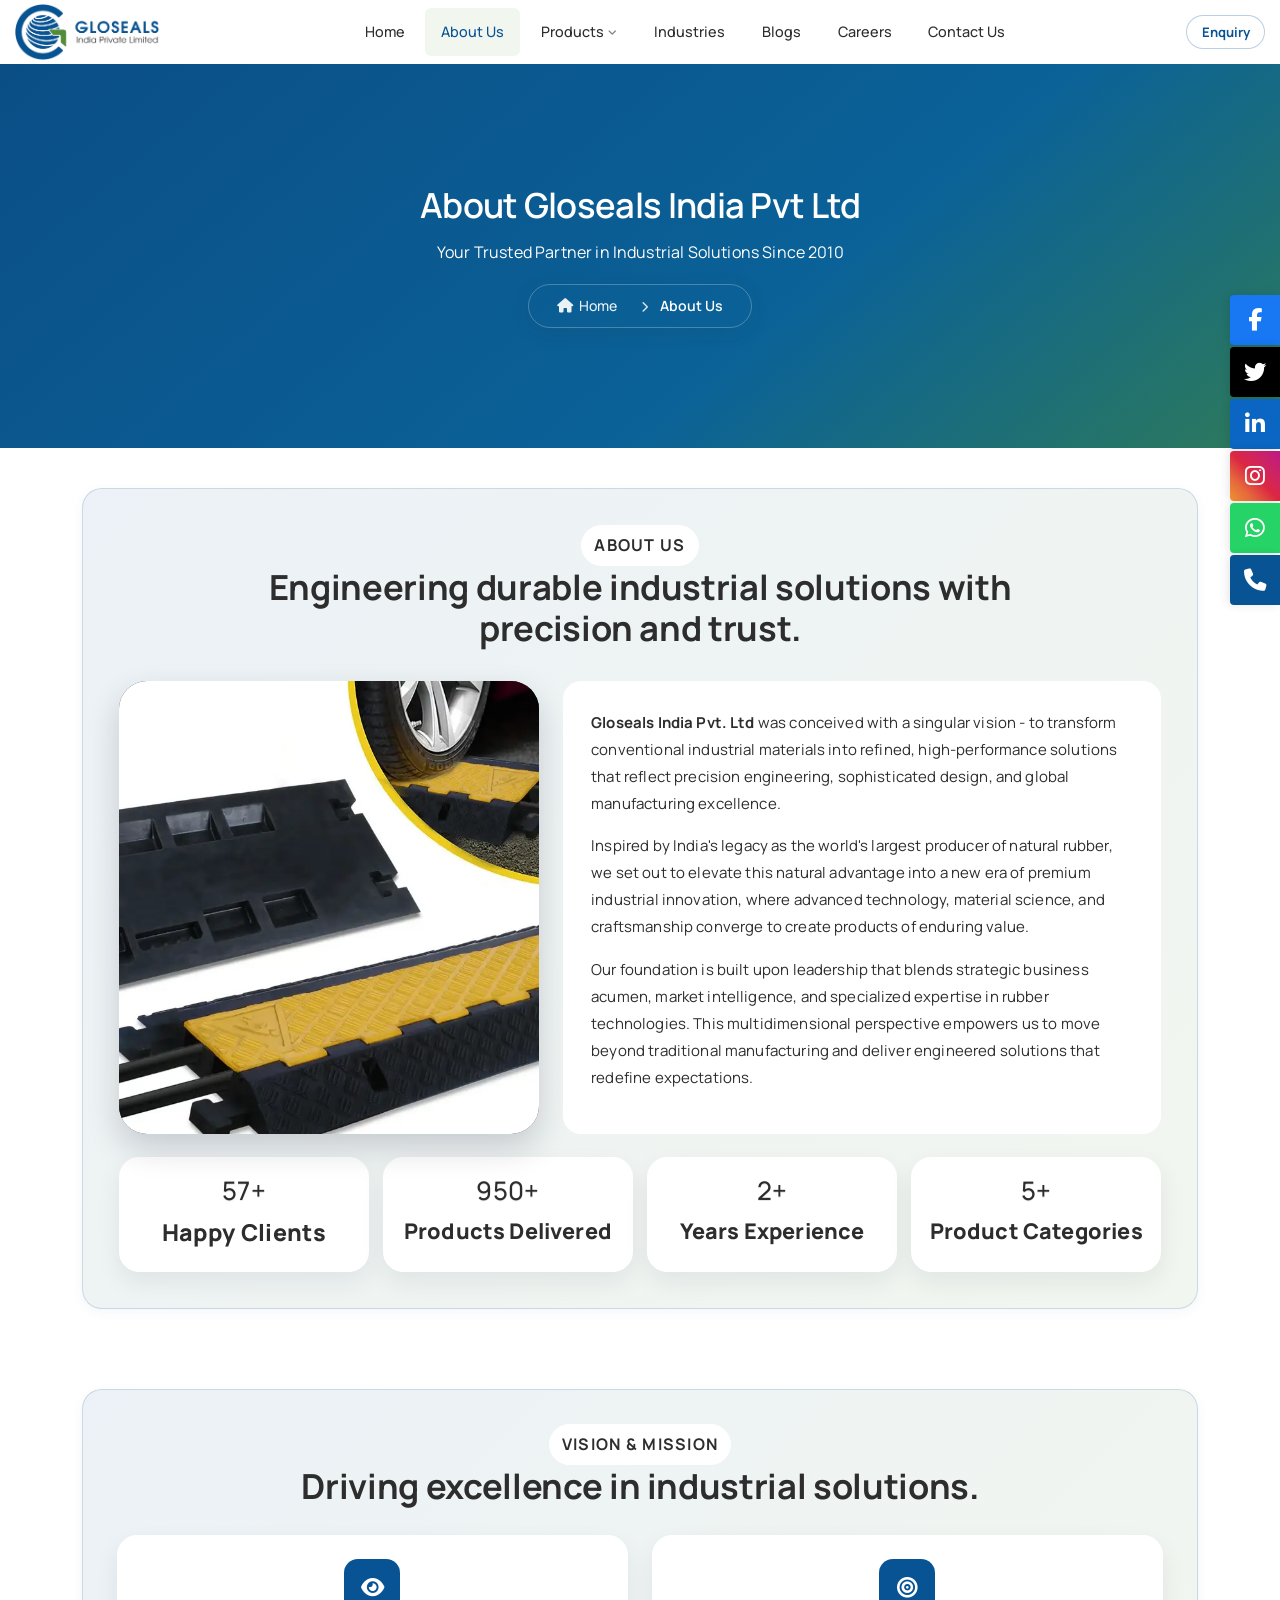
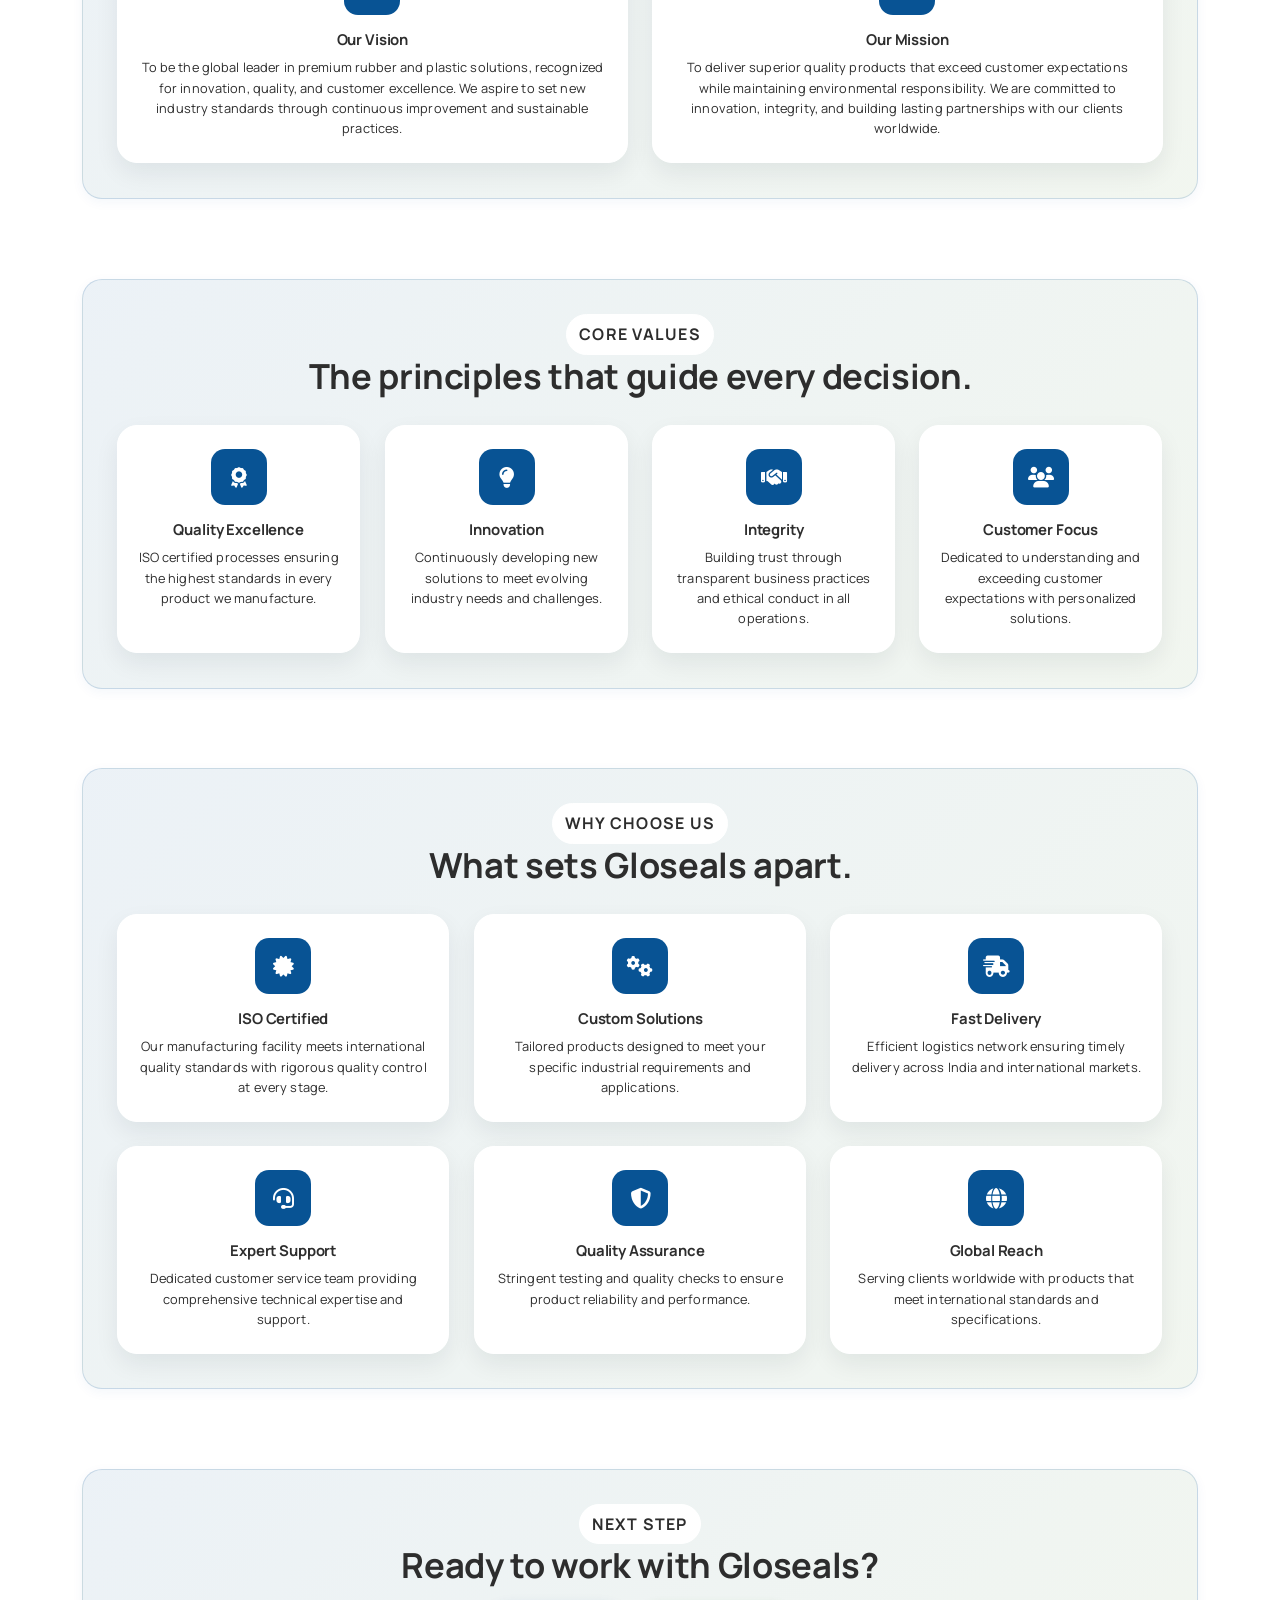
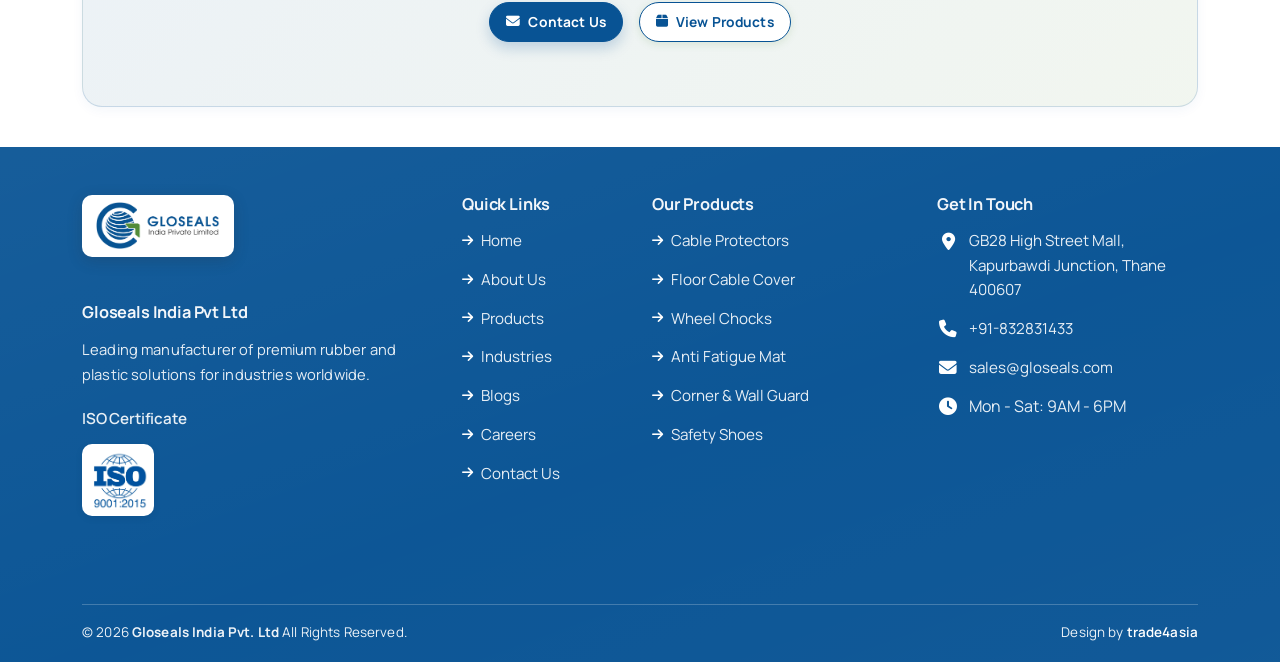
<file: gloseals/about.html>
<!DOCTYPE html>
<html lang="en">

<head>
    <meta charset="UTF-8">
    <meta name="viewport" content="width=device-width, initial-scale=1.0">
    <meta http-equiv="Content-Type" content="text/html; charset=utf-8">
    <title>About Us - Gloseals India Pvt Ltd | Premium Rubber & Plastic Solutions</title>
    <meta name="description"
        content="Learn about Gloseals India Pvt Ltd - ISO certified manufacturer of premium rubber and plastic products. Discover our vision, mission, and commitment to excellence.">
    <meta name="keywords"
        content="about gloseals, rubber manufacturer, plastic products, ISO certified, industrial solutions">

    <!-- Favicon -->
    <link rel="icon" type="image/png" sizes="32x32" href="assets/img/logo/gloseals_logo.webp">
    <link rel="icon" type="image/png" sizes="16x16" href="assets/img/logo/gloseals_logo.webp">
    <link rel="apple-touch-icon" sizes="180x180" href="assets/img/logo/gloseals_logo.webp">

    <!-- Preconnect for Performance -->
    <link rel="preconnect" href="https://fonts.googleapis.com">
    <link rel="preconnect" href="https://fonts.gstatic.com" crossorigin>
    <link rel="dns-prefetch" href="https://cdn.jsdelivr.net">
    <link rel="dns-prefetch" href="https://cdnjs.cloudflare.com">

    <!-- Premium Google Fonts -->
    <link href="https://fonts.googleapis.com/css2?family=Manrope:wght@400;500;600;700;800;900&display=swap"
        rel="stylesheet">

    <!-- Bootstrap CSS -->
    <link href="https://cdn.jsdelivr.net/npm/bootstrap@5.3.0/dist/css/bootstrap.min.css" rel="stylesheet">

    <!-- Font Awesome -->
    <link rel="stylesheet" href="https://cdnjs.cloudflare.com/ajax/libs/font-awesome/6.4.0/css/all.min.css">
    <link rel="stylesheet" href="https://unpkg.com/aos@2.3.1/dist/aos.css">

    <!-- Custom CSS -->
    <link rel="stylesheet" href="assets/css/style.css?v=9.1">
</head>

<body class="site-modern">

    <!-- Navigation -->
    <nav class="navbar">
        <div class="container">
            <div class="nav-container">
                <!-- Logo -->
                <a href="#" class="brand-logo">
                    <img src="assets/img/logo/gloseals_logo.webp" alt="Gloseals Logo" class="img-fluid" loading="lazy">
                </a>

                <ul class="nav-menu">
                    <li><a href="index.html" class="nav-link">Home</a></li>
                    <li><a href="about.html" class="nav-link active">About Us</a></li>
                    <li class="nav-dropdown">
                        <a href="#products" class="nav-link">Products <i class="fas fa-angle-down"></i></a>
                        <div class="dropdown-content">
                            <div class="dropdown-section">
                                <h6>Cable Protection</h6>
                                <a href="floor-cable-protectors.html">
                                    <i class="fas fa-arrow-right"></i> Floor Cable Protectors
                                </a>
                                <a href="#">
                                    <i class="fas fa-arrow-right"></i> Cable Covers
                                </a>
                                <a href="#">
                                    <i class="fas fa-arrow-right"></i> Corner Guards
                                </a>
                            </div>
                            <div class="dropdown-section">
                                <h6>Safety Products</h6>
                                <a href="#">
                                    <i class="fas fa-arrow-right"></i> Wheel Chocks
                                </a>
                                <a href="#">
                                    <i class="fas fa-arrow-right"></i> Speed Breakers
                                </a>
                                <a href="#">
                                    <i class="fas fa-arrow-right"></i> Industrial Safety Products
                                </a>
                            </div>
                        </div>
                    </li>
                    <li><a href="industries.html" class="nav-link">Industries</a></li>
                    <li><a href="blog.html" class="nav-link">Blogs</a></li>
                    <li><a href="careers.html" class="nav-link">Careers</a></li>
                    <li><a href="contact.html" class="nav-link">Contact Us</a></li>
                </ul>

                <!-- Right Side Wrapper -->
                <div class="nav-right">
                    <!-- Social Media Links -->
                    <a href="contact.html" class="nav-enquiry-btn" aria-label="Open enquiry page">Enquiry</a>

                    <!-- Mobile Menu Toggle -->
                    <button class="mobile-menu-toggle" aria-label="Toggle Menu">
                        <span></span>
                        <span></span>
                        <span></span>
                    </button>
                </div>
            </div>
        </div>
    </nav>

    <!-- Mobile Menu -->
    <div class="mobile-menu">
        <div class="container">
            <ul class="mobile-nav-list">
                <li><a href="index.html">Home</a></li>
                <li><a href="about.html">About Us</a></li>
                <li class="mobile-dropdown">
                    <button type="button" class="mobile-dropdown-toggle" aria-label="Toggle Products Menu">Products <i
                            class="fas fa-angle-down"></i></button>
                    <ul class="mobile-dropdown-menu">
                        <li><a href="floor-cable-protectors.html"><i class="fas fa-arrow-right"></i> Floor Cable
                                Protectors</a></li>
                        <li><a href="#"><i class="fas fa-arrow-right"></i> Cable Covers</a></li>
                        <li><a href="#"><i class="fas fa-arrow-right"></i> Corner Guards</a></li>
                        <li><a href="#"><i class="fas fa-arrow-right"></i> Wheel Chocks</a></li>
                        <li><a href="#"><i class="fas fa-arrow-right"></i> Speed Breakers</a></li>
                        <li><a href="#"><i class="fas fa-arrow-right"></i> Industrial Safety Products</a></li>
                    </ul>
                </li>
                <li><a href="industries.html">Industries</a></li>
                <li><a href="blog.html">Blogs</a></li>
                <li><a href="careers.html">Careers</a></li>
                <li><a href="contact.html">Contact Us</a></li>
            </ul>

        </div>
    </div>
    <div class="mobile-menu-overlay"></div>

    <!-- Page Banner -->
    <section class="page-banner">
        <div class="container">
            <div class="row justify-content-center">
                <div class="col-lg-10 text-center">
                    <h1 class="page-title">About Gloseals India Pvt Ltd</h1>
                    <p class="page-subtitle">Your Trusted Partner in Industrial Solutions Since 2010</p>
                    <nav aria-label="breadcrumb">
                        <ol class="breadcrumb justify-content-center">
                            <li class="breadcrumb-item"><a href="index.html"><i class="fas fa-home"></i> Home</a></li>
                            <li class="breadcrumb-item active" aria-current="page">About Us</li>
                        </ol>
                    </nav>
                </div>
            </div>
        </div>
    </section>

    <!-- About Section -->
    <section class="section">
        <div class="container">
            <div class="about-modern">
                <div class="about-modern-head">
                    <p class="about-eyebrow">About Us</p>
                    <h2>Engineering durable industrial solutions with precision and trust.</h2>
                    <p><strong>Gloseals India Pvt. Ltd</strong> delivers high-performance rubber and plastic products
                        built for real-world industrial environments.</p>
                </div>

                <div class="row g-4 align-items-stretch">
                    <div class="col-lg-5">
                        <div class="about-media-card">
                            <img src="assets/img/about-us/about-1.webp" alt="About Gloseals India"
                                class="about-main-image img-fluid" loading="lazy">
                        </div>
                    </div>

                    <div class="col-lg-7">
                        <div class="about-content-card">
                            <p><strong>Gloseals India Pvt. Ltd</strong> was conceived with a singular vision - to
                                transform conventional industrial materials into refined, high-performance solutions
                                that reflect precision engineering, sophisticated design, and global manufacturing
                                excellence.</p>
                            <p>Inspired by India's legacy as the world's largest producer of natural rubber, we set out
                                to elevate this natural advantage into a new era of premium industrial innovation, where
                                advanced technology, material science, and craftsmanship converge to create products of
                                enduring value.</p>
                            <p>Our foundation is built upon leadership that blends strategic business acumen, market
                                intelligence, and specialized expertise in rubber technologies. This multidimensional
                                perspective empowers us to move beyond traditional manufacturing and deliver engineered
                                solutions that redefine expectations.</p>
                        </div>
                    </div>
                </div>

                <div class="about-metrics-grid">
                    <div class="about-metric-card">
                        <h4><span class="counter" data-target="300">0</span>+</h4>
                        <p>Happy Clients</p>
                    </div>
                    <div class="about-metric-card">
                        <h4><span class="counter" data-target="5000">0</span>+</h4>
                        <p>Products Delivered</p>
                    </div>
                    <div class="about-metric-card">
                        <h4><span class="counter" data-target="10">0</span>+</h4>
                        <p>Years Experience</p>
                    </div>
                    <div class="about-metric-card">
                        <h4><span class="counter" data-target="25">0</span>+</h4>
                        <p>Product Categories</p>
                    </div>
                </div>
            </div>
        </div>
        </div>
    </section>

    <!-- Vision & Mission -->
    <section class="section section-light">
        <div class="container">
            <div class="why-modern">
                <div class="why-modern-head">
                    <p class="why-eyebrow">Vision & Mission</p>
                    <h2>Driving excellence in industrial solutions.</h2>
                    <p>Our direction is built on quality, innovation, and long-term customer value.</p>
                </div>

                <div class="row g-4">
                    <div class="col-md-6">
                        <div class="why-feature-card">
                            <div class="why-feature-icon">
                                <i class="fas fa-eye"></i>
                            </div>
                            <h4>Our Vision</h4>
                            <p>To be the global leader in premium rubber and plastic solutions, recognized for
                                innovation, quality, and customer excellence. We aspire to set new industry standards
                                through continuous improvement and sustainable practices.</p>
                        </div>
                    </div>
                    <div class="col-md-6">
                        <div class="why-feature-card">
                            <div class="why-feature-icon">
                                <i class="fas fa-bullseye"></i>
                            </div>
                            <h4>Our Mission</h4>
                            <p>To deliver superior quality products that exceed customer expectations while maintaining
                                environmental responsibility. We are committed to innovation, integrity, and building
                                lasting partnerships with our clients worldwide.</p>
                        </div>
                    </div>
                </div>
            </div>
        </div>
    </section>

    <!-- Core Values -->
    <section class="section">
        <div class="container">
            <div class="why-modern">
                <div class="why-modern-head">
                    <p class="why-eyebrow">Core Values</p>
                    <h2>The principles that guide every decision.</h2>
                    <p>These values define how we build products, serve clients, and grow responsibly.</p>
                </div>

                <div class="row g-4">
                    <div class="col-md-6 col-lg-3">
                        <div class="why-feature-card">
                            <div class="why-feature-icon">
                                <i class="fas fa-award"></i>
                            </div>
                            <h4>Quality Excellence</h4>
                            <p>ISO certified processes ensuring the highest standards in every product we manufacture.
                            </p>
                        </div>
                    </div>
                    <div class="col-md-6 col-lg-3">
                        <div class="why-feature-card">
                            <div class="why-feature-icon">
                                <i class="fas fa-lightbulb"></i>
                            </div>
                            <h4>Innovation</h4>
                            <p>Continuously developing new solutions to meet evolving industry needs and challenges.</p>
                        </div>
                    </div>
                    <div class="col-md-6 col-lg-3">
                        <div class="why-feature-card">
                            <div class="why-feature-icon">
                                <i class="fas fa-handshake"></i>
                            </div>
                            <h4>Integrity</h4>
                            <p>Building trust through transparent business practices and ethical conduct in all
                                operations.</p>
                        </div>
                    </div>
                    <div class="col-md-6 col-lg-3">
                        <div class="why-feature-card">
                            <div class="why-feature-icon">
                                <i class="fas fa-users"></i>
                            </div>
                            <h4>Customer Focus</h4>
                            <p>Dedicated to understanding and exceeding customer expectations with personalized
                                solutions.</p>
                        </div>
                    </div>
                </div>
            </div>
        </div>
    </section>

    <!-- Why Choose Us -->
    <section class="section section-light">
        <div class="container">
            <div class="why-modern">
                <div class="why-modern-head">
                    <p class="why-eyebrow">Why Choose Us</p>
                    <h2>What sets Gloseals apart.</h2>
                    <p>Reliable products, practical support, and systems built for consistent performance.</p>
                </div>

                <div class="row g-4">
                    <div class="col-md-6 col-lg-4">
                        <div class="why-feature-card">
                            <div class="why-feature-icon">
                                <i class="fas fa-certificate"></i>
                            </div>
                            <h4>ISO Certified</h4>
                            <p>Our manufacturing facility meets international quality standards with rigorous quality
                                control at every stage.</p>
                        </div>
                    </div>
                    <div class="col-md-6 col-lg-4">
                        <div class="why-feature-card">
                            <div class="why-feature-icon">
                                <i class="fas fa-cogs"></i>
                            </div>
                            <h4>Custom Solutions</h4>
                            <p>Tailored products designed to meet your specific industrial requirements and
                                applications.</p>
                        </div>
                    </div>
                    <div class="col-md-6 col-lg-4">
                        <div class="why-feature-card">
                            <div class="why-feature-icon">
                                <i class="fas fa-shipping-fast"></i>
                            </div>
                            <h4>Fast Delivery</h4>
                            <p>Efficient logistics network ensuring timely delivery across India and international
                                markets.</p>
                        </div>
                    </div>
                    <div class="col-md-6 col-lg-4">
                        <div class="why-feature-card">
                            <div class="why-feature-icon">
                                <i class="fas fa-headset"></i>
                            </div>
                            <h4>Expert Support</h4>
                            <p>Dedicated customer service team providing comprehensive technical expertise and support.
                            </p>
                        </div>
                    </div>
                    <div class="col-md-6 col-lg-4">
                        <div class="why-feature-card">
                            <div class="why-feature-icon">
                                <i class="fas fa-shield-alt"></i>
                            </div>
                            <h4>Quality Assurance</h4>
                            <p>Stringent testing and quality checks to ensure product reliability and performance.</p>
                        </div>
                    </div>
                    <div class="col-md-6 col-lg-4">
                        <div class="why-feature-card">
                            <div class="why-feature-icon">
                                <i class="fas fa-globe"></i>
                            </div>
                            <h4>Global Reach</h4>
                            <p>Serving clients worldwide with products that meet international standards and
                                specifications.</p>
                        </div>
                    </div>
                </div>
            </div>
        </div>
    </section>

    <!-- CTA Section -->
    <section class="section">
        <div class="container">
            <div class="contact-modern">
                <div class="contact-modern-head">
                    <p class="contact-modern-eyebrow">Next Step</p>
                    <h2>Ready to work with Gloseals?</h2>
                    <p>Let's discuss how our premium rubber and plastic solutions can benefit your business.</p>
                    <div class="d-flex gap-3 justify-content-center flex-wrap mt-3">
                        <a href="index.html#contact" class="btn btn-primary btn-lg"><i class="fas fa-envelope"></i>
                            Contact Us</a>
                        <a href="index.html#products" class="btn btn-secondary btn-lg"><i class="fas fa-box"></i> View
                            Products</a>
                    </div>
                </div>
            </div>
        </div>
    </section>

    <!-- Footer -->
    <footer class="footer footer-modern">
        <div class="container">
            <div class="footer-modern-top row g-4">
                <div class="col-lg-4 col-md-6">
                    <a href="index.html" title="Gloseals India - Home" class="footer-brand-link">
                        <img src="assets/img/logo/gloseals_logo.webp" alt="Gloseals Logo" class="img-fluid footer-logo"
                            loading="lazy" width="180" height="60">
                    </a>
                    <h4>Gloseals India Pvt Ltd</h4>
                    <p>Leading manufacturer of premium rubber and plastic solutions for industries worldwide.</p>
                    <div class="iso-certificates footer-iso-modern mt-4">
                        <h5 class="iso-title">ISO Certificate</h5>
                        <img src="assets/img/iso-certificate/iso-certificate.webp" alt="ISO Certified" loading="lazy"
                            width="120" height="120">
                    </div>
                </div>

                <div class="col-lg-2 col-md-6">
                    <h4>Quick Links</h4>
                    <ul class="footer-links">
                        <li><a href="index.html" title="Home - Gloseals India">Home</a></li>
                        <li><a href="about.html" title="About Us - Learn More">About Us</a></li>
                        <li><a href="index.html#products" title="Our Products">Products</a></li>
                        <li><a href="industries.html" title="Industries We Serve">Industries</a></li>
                        <li><a href="blog.html" title="Blog - Latest News">Blogs</a></li>
                        <li><a href="careers.html" title="Careers - Join Our Team">Careers</a></li>
                        <li><a href="contact.html" title="Contact Us">Contact Us</a></li>
                    </ul>
                </div>

                <div class="col-lg-3 col-md-6">
                    <h4>Our Products</h4>
                    <ul class="footer-links">
                        <li><a href="monad-product.html" title="Cable Protectors - Industrial Solutions">Cable
                                Protectors</a></li>
                        <li><a href="monad-product.html" title="Floor Cable Cover - Protection Solutions">Floor Cable
                                Cover</a></li>
                        <li><a href="index.html#products" title="Wheel Chocks - Safety Equipment">Wheel Chocks</a></li>
                        <li><a href="index.html#products" title="Anti Fatigue Mat - Workplace Comfort">Anti Fatigue
                                Mat</a></li>
                        <li><a href="index.html#products" title="Corner & Wall Guard - Protection">Corner & Wall
                                Guard</a></li>
                        <li><a href="index.html#products" title="Safety Shoes - Protective Footwear">Safety Shoes</a>
                        </li>
                    </ul>
                </div>

                <div class="col-lg-3 col-md-6">
                    <h4>Get In Touch</h4>
                    <ul class="footer-links">
                        <li><a href="https://www.google.com/maps/search/GB28+High+Street+Mall,+Kapurbawdi+Junction,+Thane,+400607"
                                target="_blank" rel="noopener noreferrer" title="Find us on Google Maps"><i
                                    class="fas fa-map-marker-alt"></i> GB28 High Street Mall, Kapurbawdi Junction, Thane
                                400607</a></li>
                        <li><a href="tel:+91832831433" title="Call us at +91-832831433"><i class="fas fa-phone"></i>
                                +91-832831433</a></li>
                        <li><a href="mailto:sales@gloseals.com" title="Email us at sales@gloseals.com"><i
                                    class="fas fa-envelope"></i> sales@gloseals.com</a></li>
                        <li title="Business Hours"><i class="fas fa-clock"></i> Mon - Sat: 9AM - 6PM</li>
                    </ul>
                </div>
            </div>
            <div class="footer-bottom">
                <p>&copy; 2026 <strong>Gloseals India Pvt. Ltd</strong> All Rights Reserved.</p>
                <p>Design by <a href="https://www.trade4asia.com/" target="_blank"
                        title="Website Design by Trade4Asia">trade4asia</a></p>
            </div>
        </div>
    </footer>

    <!-- Bootstrap JS -->
    <script src="https://cdn.jsdelivr.net/npm/bootstrap@5.3.0/dist/js/bootstrap.bundle.min.js"></script>
    <script src="https://unpkg.com/aos@2.3.1/dist/aos.js"></script>
    <!-- Custom JS -->
    <script src="assets/js/main.js?v=4.6"></script>

    <!-- Fixed Action Buttons -->
    <div class="fixed-action-buttons">
        <a href="https://www.facebook.com" target="_blank" rel="noopener noreferrer"
            class="action-btn social-btn facebook-btn" aria-label="Facebook" title="Facebook">
            <i class="fa-brands fa-facebook-f"></i>
            <span class="action-label">Facebook</span>
        </a>
        <a href="https://www.twitter.com" target="_blank" rel="noopener noreferrer"
            class="action-btn social-btn twitter-btn" aria-label="Twitter" title="Twitter">
            <i class="fa-brands fa-twitter"></i>
            <span class="action-label">Twitter</span>
        </a>
        <a href="https://www.linkedin.com" target="_blank" rel="noopener noreferrer"
            class="action-btn social-btn linkedin-btn" aria-label="LinkedIn" title="LinkedIn">
            <i class="fa-brands fa-linkedin-in"></i>
            <span class="action-label">LinkedIn</span>
        </a>
        <a href="https://www.instagram.com" target="_blank" rel="noopener noreferrer"
            class="action-btn social-btn instagram-btn" aria-label="Instagram" title="Instagram">
            <i class="fa-brands fa-instagram"></i>
            <span class="action-label">Instagram</span>
        </a>
        <a href="https://wa.me/91832831433" target="_blank" class="action-btn whatsapp-btn" aria-label="WhatsApp"
            title="Chat on WhatsApp">
            <i class="fa-brands fa-whatsapp"></i>
            <span class="action-label">WhatsApp</span>
        </a>
        <a href="tel:+91832831433" class="action-btn call-btn" aria-label="Call Us" title="Call Us">
            <i class="fa-solid fa-phone"></i>
            <span class="action-label">Call</span>
        </a>
    </div>

    <!-- Scroll to Top Button -->
    <button class="scroll-to-top" id="scrollToTop" aria-label="Scroll to top" title="Back to Top">
        <i class="fa-solid fa-arrow-up "></i>
    </button>

</body>

</html>
</file>
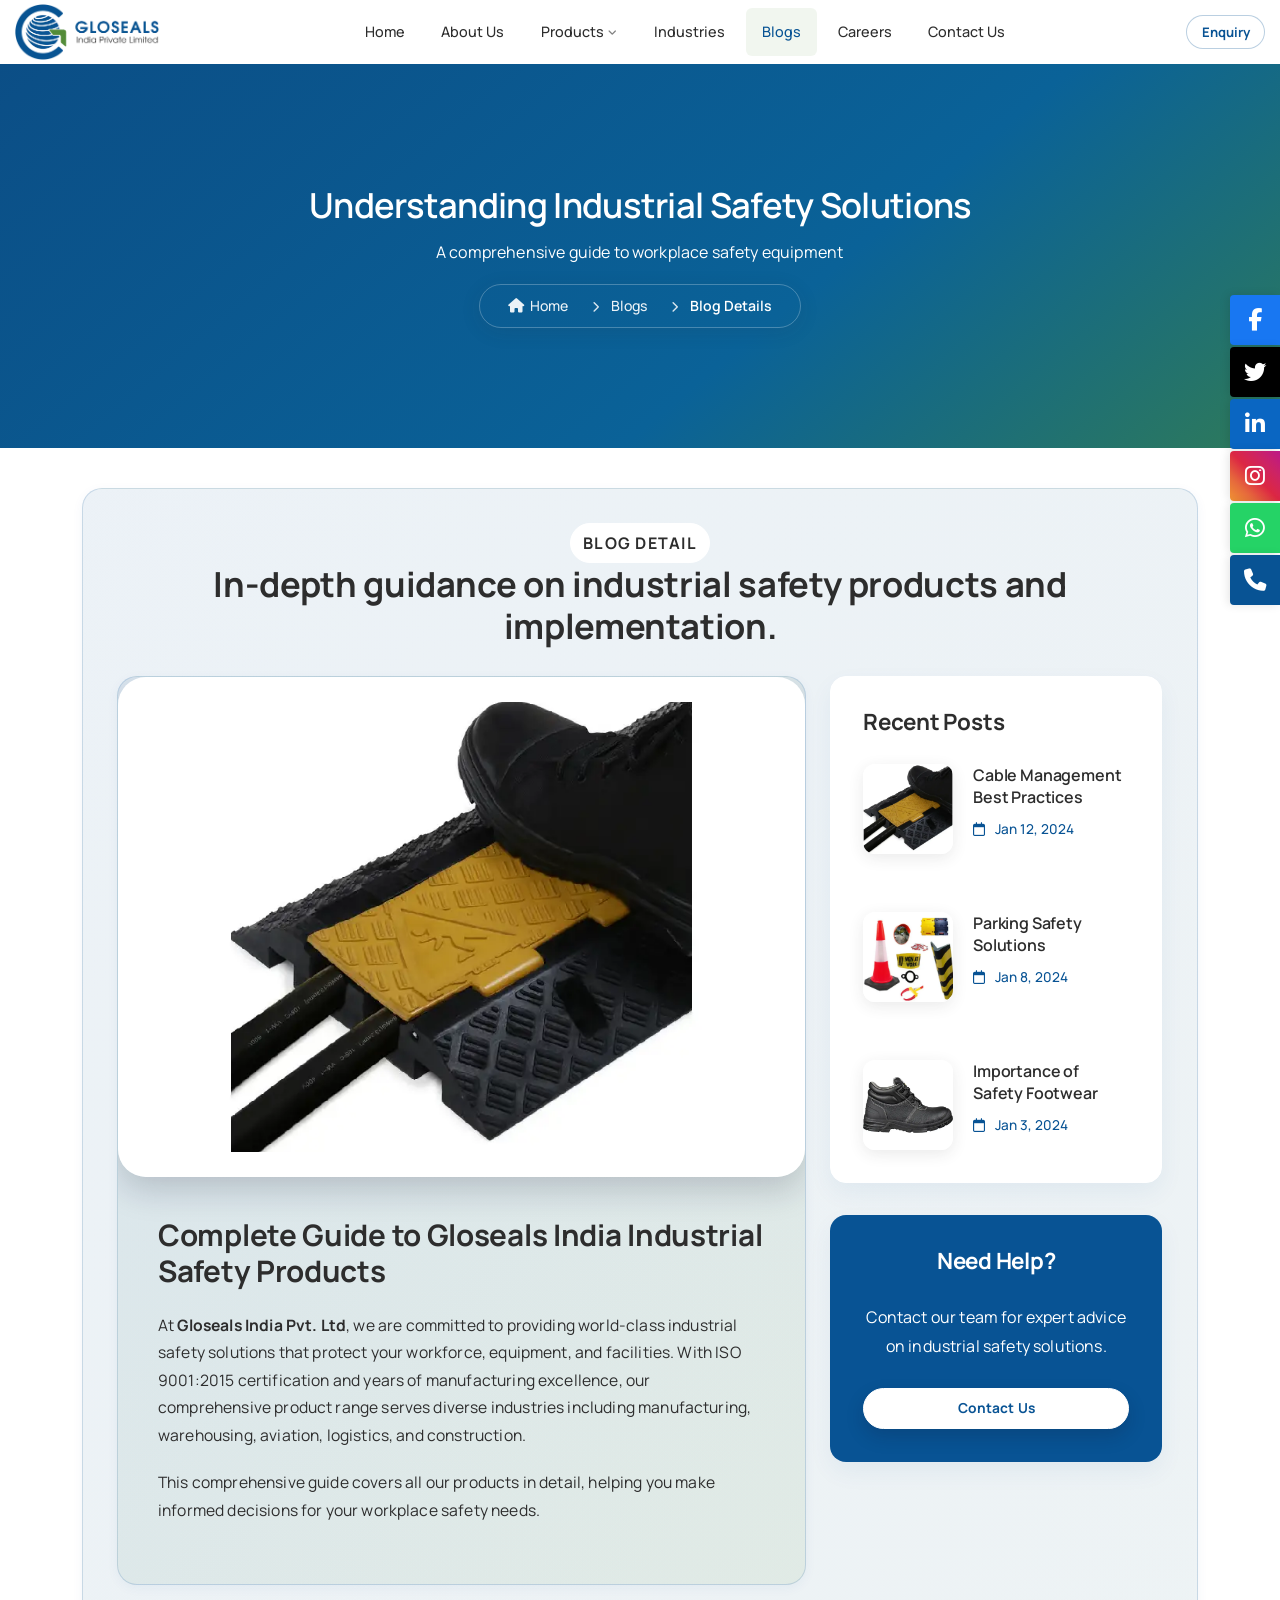
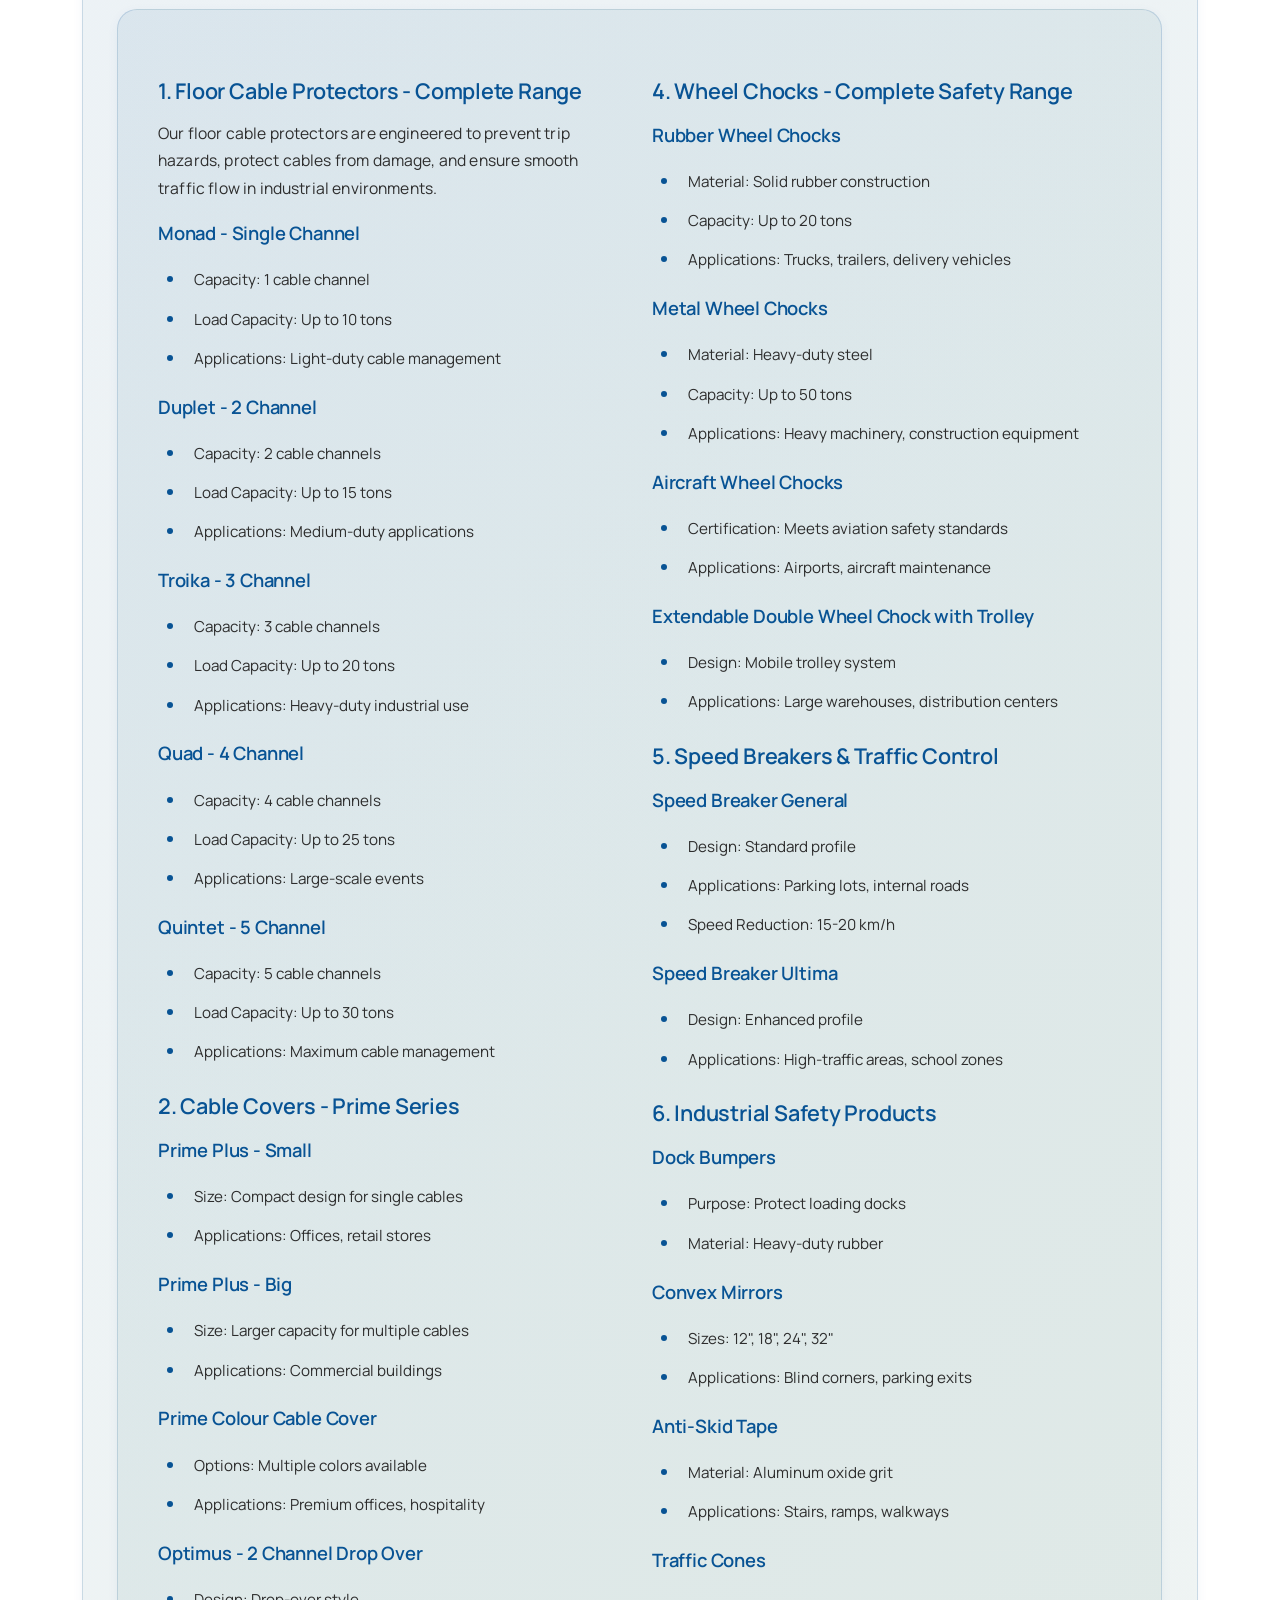
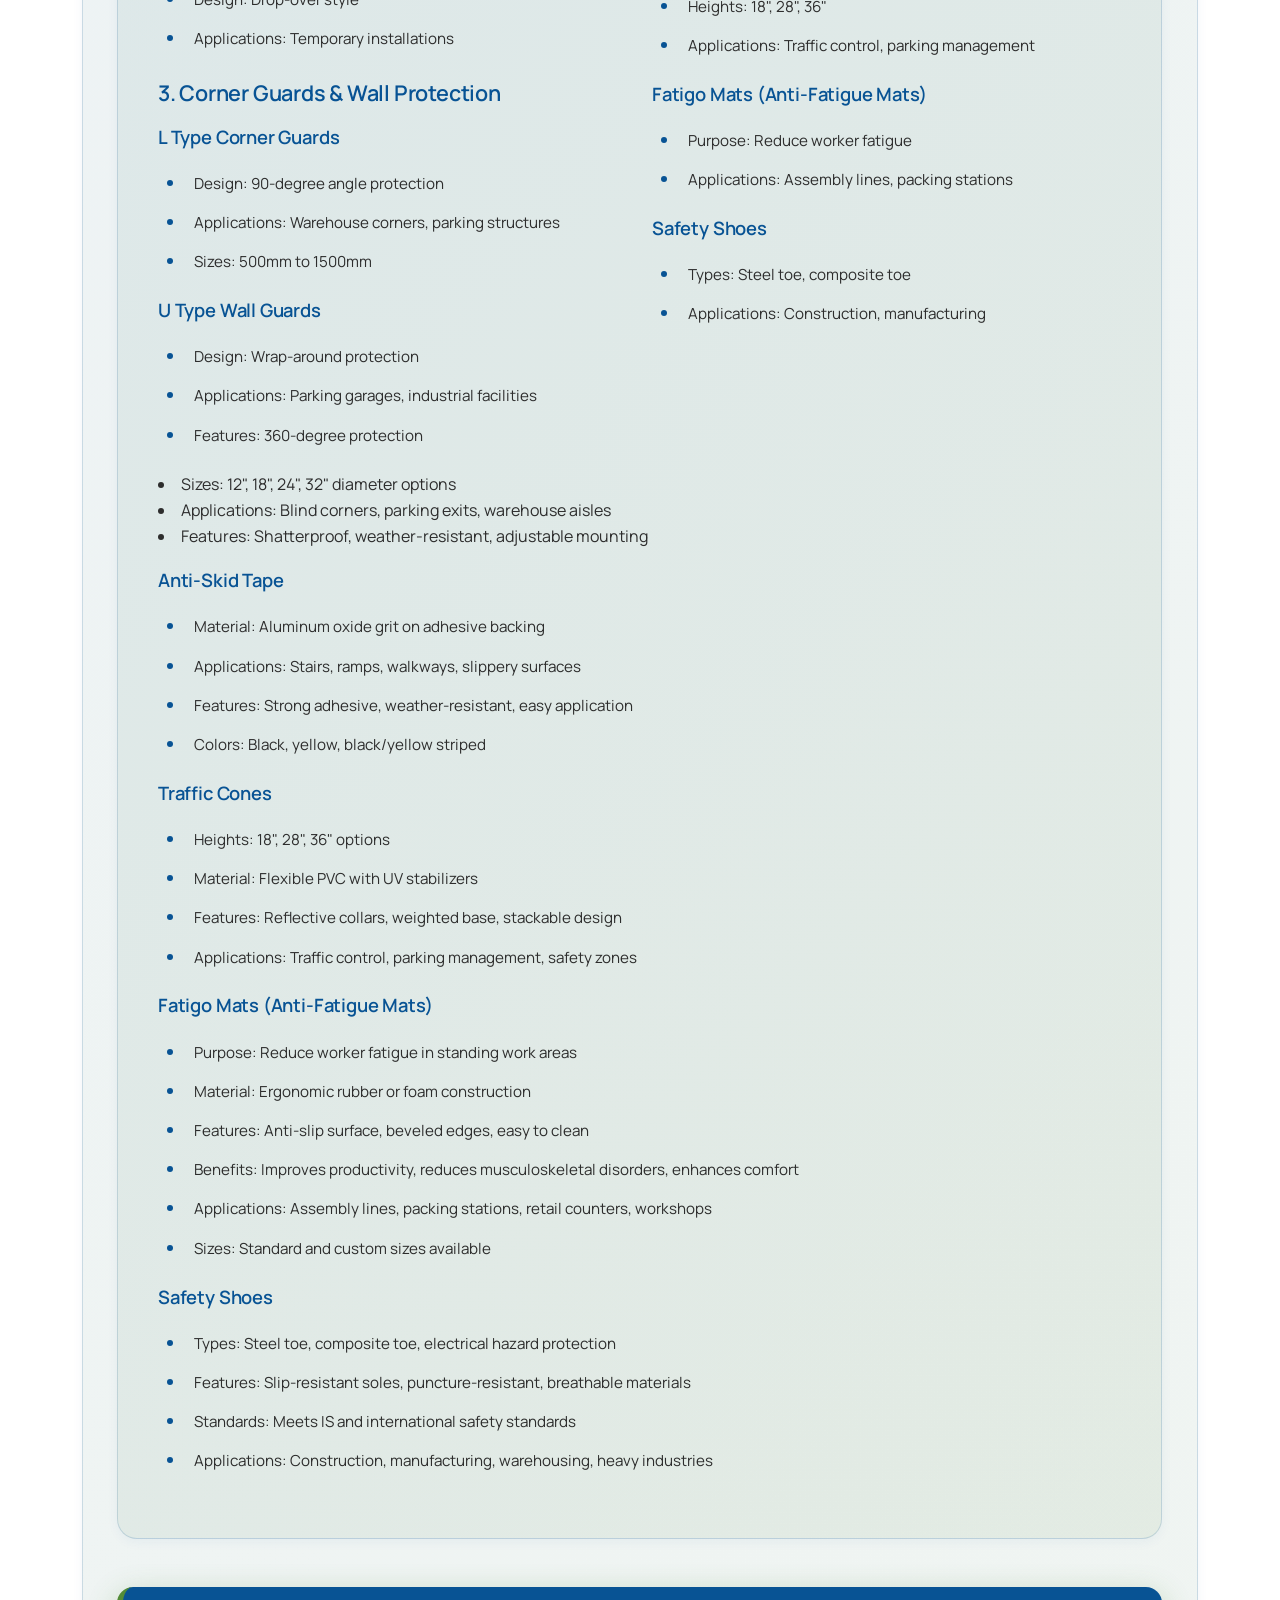
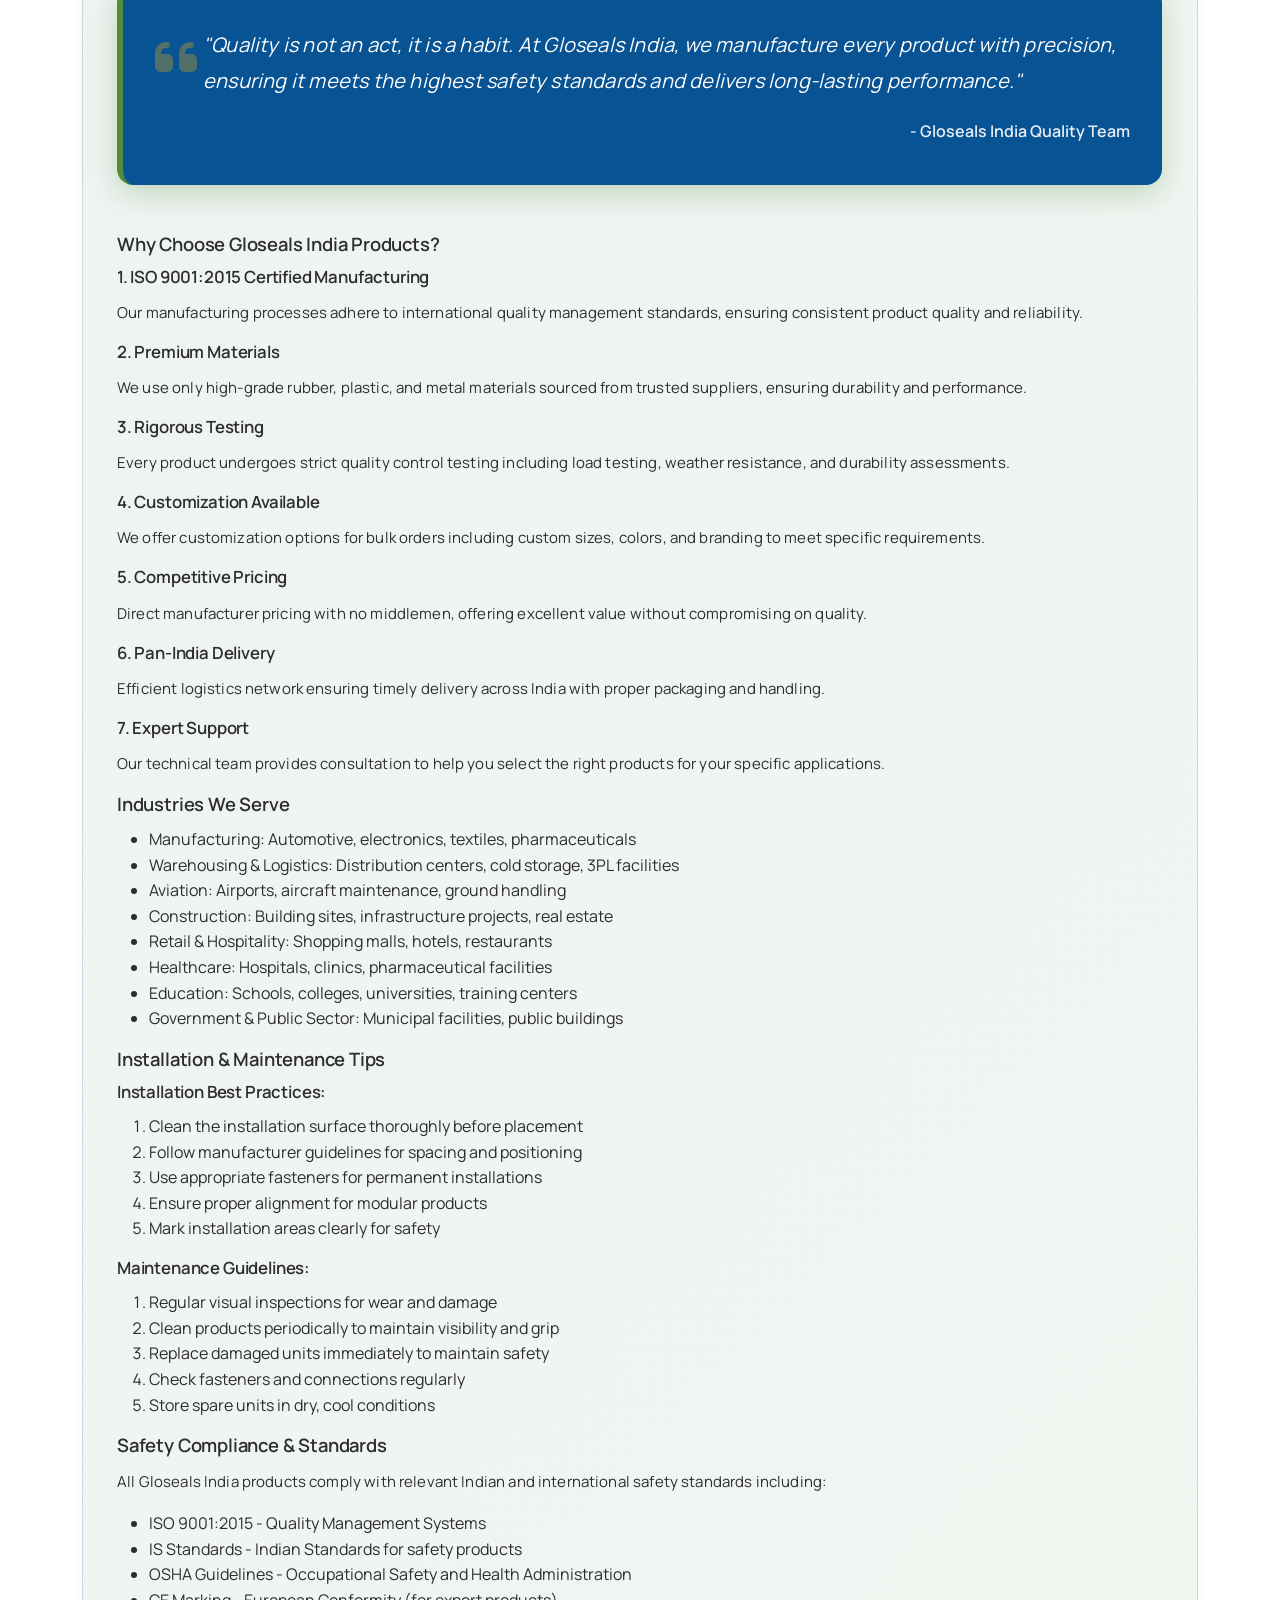
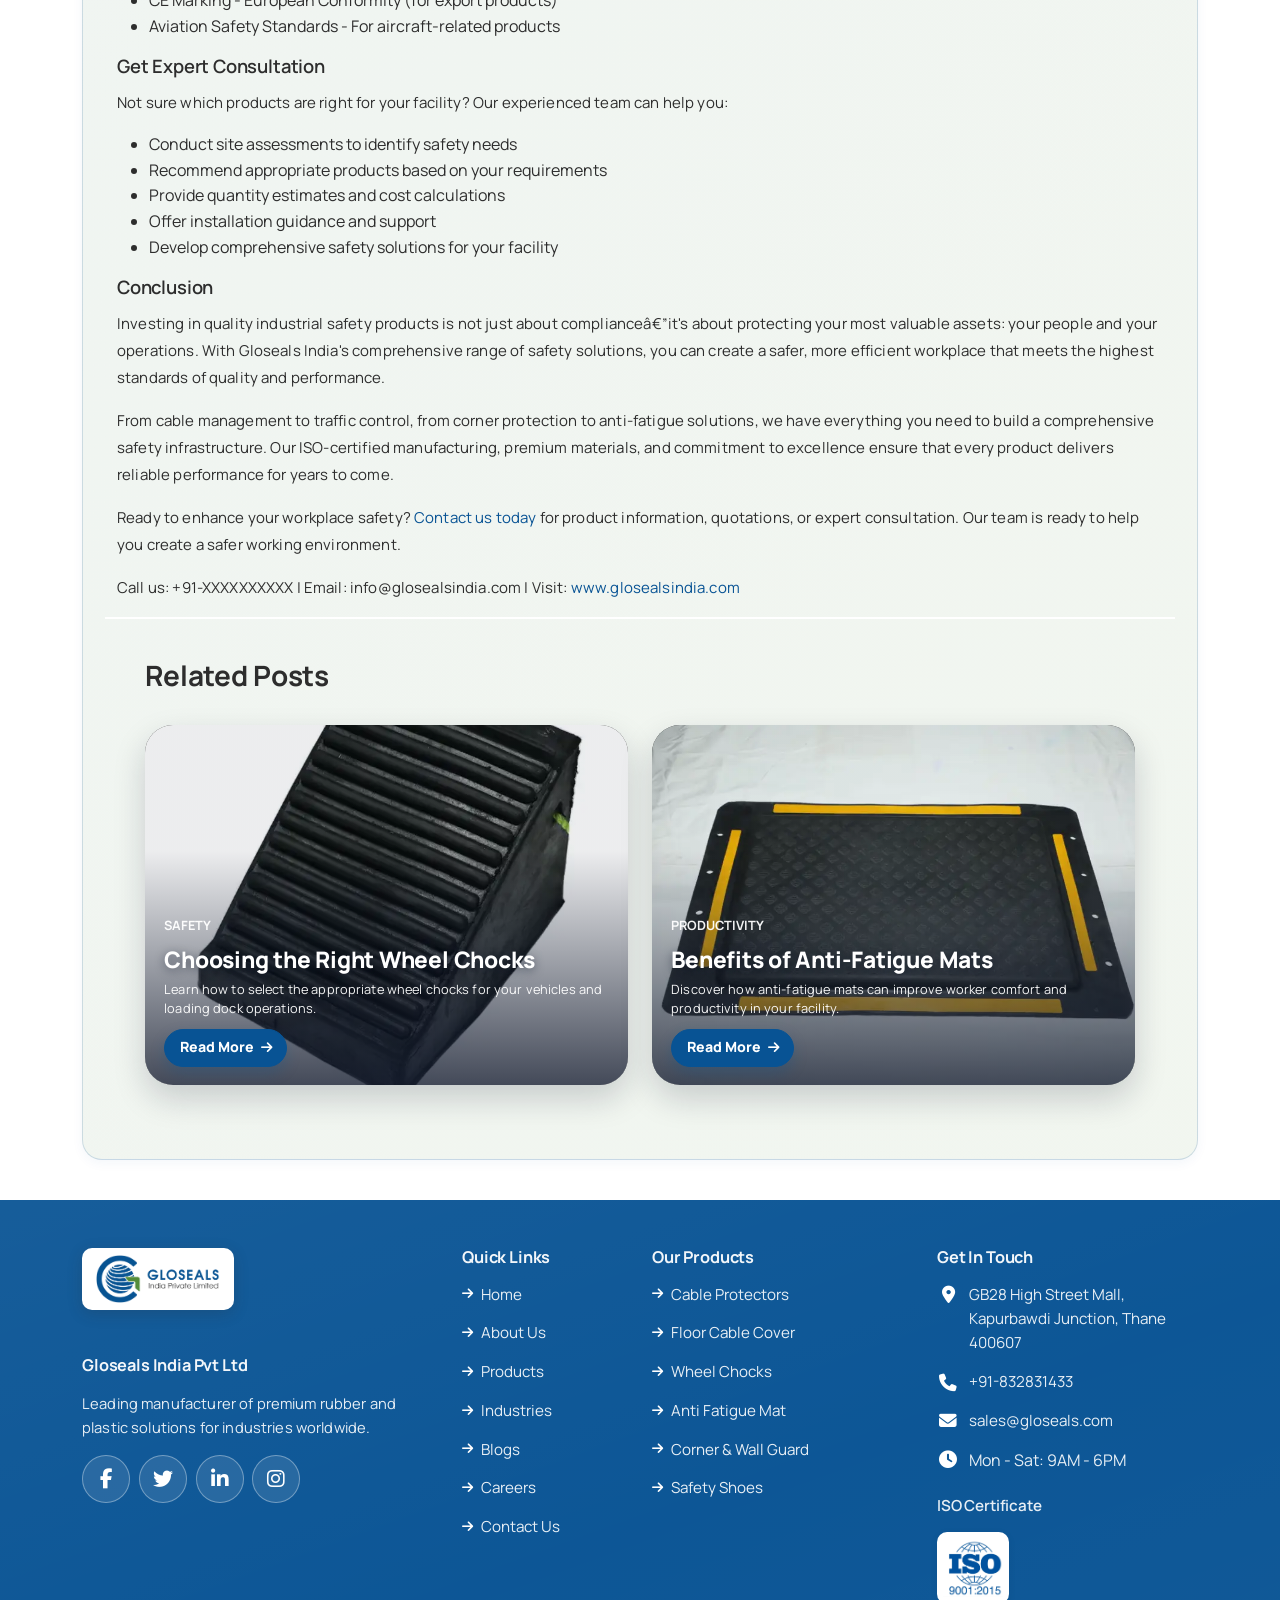
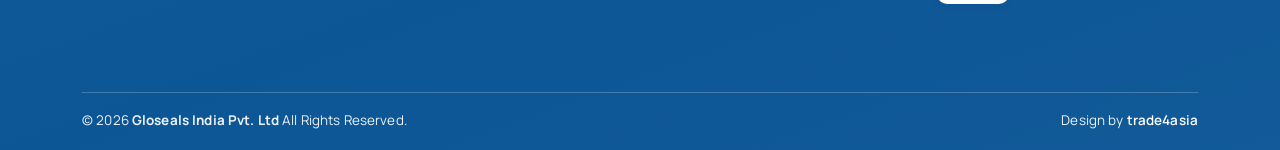
<file: gloseals/blog-detail.html>
﻿<!DOCTYPE html>
<html lang="en">
<head>
    <meta charset="UTF-8">
    <meta name="viewport" content="width=device-width, initial-scale=1.0">
    <meta http-equiv="Content-Type" content="text/html; charset=utf-8">
    <title>Blog Post Title - Gloseals India Pvt Ltd</title>
    <meta name="description" content="Read our detailed blog post about industrial safety solutions and rubber products.">
    <meta name="keywords" content="blog, industry news, rubber products, safety solutions">

    <!-- Favicon -->
    <link rel="icon" type="image/png" sizes="32x32" href="assets/img/logo/gloseals_logo.webp">
    <link rel="icon" type="image/png" sizes="16x16" href="assets/img/logo/gloseals_logo.webp">
    <link rel="apple-touch-icon" sizes="180x180" href="assets/img/logo/gloseals_logo.webp">
    
    <!-- Preconnect for Performance -->
    <link rel="preconnect" href="https://fonts.googleapis.com">
    <link rel="preconnect" href="https://fonts.gstatic.com" crossorigin>
    <link rel="dns-prefetch" href="https://cdn.jsdelivr.net">
    <link rel="dns-prefetch" href="https://cdnjs.cloudflare.com">
    
    <!-- Premium Google Fonts -->
    <link href="https://fonts.googleapis.com/css2?family=Manrope:wght@400;500;600;700;800;900&display=swap" rel="stylesheet">
    
    <!-- Bootstrap CSS -->
    <link href="https://cdn.jsdelivr.net/npm/bootstrap@5.3.0/dist/css/bootstrap.min.css" rel="stylesheet">
    
    <!-- Font Awesome -->
    <link rel="stylesheet" href="https://cdnjs.cloudflare.com/ajax/libs/font-awesome/6.4.0/css/all.min.css">
    <link rel="stylesheet" href="https://unpkg.com/aos@2.3.1/dist/aos.css">
    
    <!-- Custom CSS -->
    <link rel="stylesheet" href="assets/css/style.css?v=9.1">
</head>
<body class="site-modern">

<!-- Navigation -->
<nav class="navbar">
    <div class="container">
        <div class="nav-container">
            <!-- Logo -->
            <a href="#" class="brand-logo">
                <img src="assets/img/logo/gloseals_logo.webp" alt="Gloseals Logo" class="img-fluid" loading="lazy">
            </a>
            
            <!-- Desktop Menu - Centered Between Logo and Social Icons -->
            <ul class="nav-menu">
                <li><a href="index.html" class="nav-link">Home</a></li>
                <li><a href="about.html" class="nav-link">About Us</a></li>
                <li class="nav-dropdown">
                    <a href="#products" class="nav-link">Products <i class="fas fa-angle-down"></i></a>
                    <div class="dropdown-content">
                        <div class="dropdown-section">
                            <h6>Cable Protection</h6>
                            <a href="floor-cable-protectors.html">
                                <i class="fas fa-arrow-right"></i> Floor Cable Protectors
                            </a>
                            <a href="#">
                                <i class="fas fa-arrow-right"></i> Cable Covers
                            </a>
                            <a href="#">
                                <i class="fas fa-arrow-right"></i> Corner Guards
                            </a>
                        </div>
                        <div class="dropdown-section">
                            <h6>Safety Products</h6>
                            <a href="#">
                                <i class="fas fa-arrow-right"></i> Wheel Chocks
                            </a>
                            <a href="#">
                                <i class="fas fa-arrow-right"></i> Speed Breakers
                            </a>
                            <a href="#">
                                <i class="fas fa-arrow-right"></i> Industrial Safety Products
                            </a>
                        </div>
                    </div>
                </li>
                <li><a href="industries.html" class="nav-link">Industries</a></li>
                <li><a href="blog.html" class="nav-link active">Blogs</a></li>
                <li><a href="careers.html" class="nav-link">Careers</a></li>
                <li><a href="contact.html" class="nav-link">Contact Us</a></li>
            </ul>
            
            <!-- Right Side Wrapper -->
            <div class="nav-right">
                <!-- Social Media Links -->
                <a href="contact.html" class="nav-enquiry-btn" aria-label="Open enquiry page">Enquiry</a>
                
                <!-- Mobile Menu Toggle -->
                <button class="mobile-menu-toggle" aria-label="Toggle Menu">
                    <span></span>
                    <span></span>
                    <span></span>
                </button>
            </div>
        </div>
    </div>
</nav>

<!-- Mobile Menu -->
<div class="mobile-menu">
    <div class="container">
        <ul class="mobile-nav-list">
            <li><a href="index.html">Home</a></li>
            <li><a href="about.html">About Us</a></li>
            <li class="mobile-dropdown">
                <button type="button" class="mobile-dropdown-toggle" aria-label="Toggle Products Menu">Products <i class="fas fa-angle-down"></i></button>
                <ul class="mobile-dropdown-menu">
                    <li><a href="floor-cable-protectors.html"><i class="fas fa-arrow-right"></i> Floor Cable Protectors</a></li>
                    <li><a href="#"><i class="fas fa-arrow-right"></i> Cable Covers</a></li>
                    <li><a href="#"><i class="fas fa-arrow-right"></i> Corner Guards</a></li>
                    <li><a href="#"><i class="fas fa-arrow-right"></i> Wheel Chocks</a></li>
                    <li><a href="#"><i class="fas fa-arrow-right"></i> Speed Breakers</a></li>
                    <li><a href="#"><i class="fas fa-arrow-right"></i> Industrial Safety Products</a></li>
                </ul>
            </li>
            <li><a href="industries.html">Industries</a></li>
            <li><a href="blog.html" class="active">Blogs</a></li>
            <li><a href="careers.html">Careers</a></li>
            <li><a href="contact.html">Contact Us</a></li>
        </ul>
        
    </div>
</div>
<div class="mobile-menu-overlay"></div>

<!-- Page Banner -->
<section class="page-banner">
    <div class="container">
        <div class="row justify-content-center">
            <div class="col-lg-10 text-center">
                <h1 class="page-title">Understanding Industrial Safety Solutions</h1>
                <p class="page-subtitle">A comprehensive guide to workplace safety equipment</p>
                <nav aria-label="breadcrumb">
                    <ol class="breadcrumb justify-content-center">
                        <li class="breadcrumb-item"><a href="index.html"><i class="fas fa-home"></i> Home</a></li>
                        <li class="breadcrumb-item"><a href="index.html#products">Blogs</a></li>
                        <li class="breadcrumb-item active" aria-current="page">Blog Details</li>
                    </ol>
                </nav>
            </div>
        </div>
    </div>
</section>

<!-- Blog Detail Content -->
<section class="section">
    <div class="container">
        <div class="blog-modern">
            <div class="blog-modern-head">
                <p class="blog-modern-eyebrow">Blog Detail</p>
                <h2>In-depth guidance on industrial safety products and implementation.</h2>
                <p>Explore product-level recommendations, practical standards, and best practices from the Gloseals team.</p>
            </div>

        <!-- Top Section with Sidebar -->
        <div class="row">
            <!-- Main Content -->
            <div class="col-lg-8">
                <article class="blog-detail-content">
                    <!-- Featured Image -->
                    <div class="blog-featured-image">
                        <img src="assets/img/products/cable-protectors/Cable-Protectors (2).webp" alt="Industrial Safety Solutions" class="img-fluid">
                    </div>
                    
                    <!-- Post Content - Introduction -->
                    <div class="blog-content-detail">
                        <h2>Complete Guide to Gloseals India Industrial Safety Products</h2>
                        <p>At <strong>Gloseals India Pvt. Ltd</strong>, we are committed to providing world-class industrial safety solutions that protect your workforce, equipment, and facilities. With ISO 9001:2015 certification and years of manufacturing excellence, our comprehensive product range serves diverse industries including manufacturing, warehousing, aviation, logistics, and construction.</p>
                        
                        <p>This comprehensive guide covers all our products in detail, helping you make informed decisions for your workplace safety needs.</p>
                    </div>
                </article>
            </div>
            
            <!-- Sticky Sidebar -->
            <div class="col-lg-4">
                <aside class="blog-sidebar-sticky">
                    <!-- Recent Posts Widget -->
                    <div class="sidebar-widget">
                        <h4 class="widget-title">Recent Posts</h4>
                        <div class="recent-post-item">
                            <img src="assets/img/products/cable-protectors/Cable-Protectors (2).webp" alt="Cable Management">
                            <div class="recent-post-content">
                                <h5><a href="blog-detail.html">Cable Management Best Practices</a></h5>
                                <span class="post-date"><i class="far fa-calendar"></i> Jan 12, 2024</span>
                            </div>
                        </div>
                        <div class="recent-post-item">
                            <img src="assets/img/products/parking-safety/parking-safety.webp" alt="Parking Safety">
                            <div class="recent-post-content">
                                <h5><a href="blog-detail.html">Parking Safety Solutions</a></h5>
                                <span class="post-date"><i class="far fa-calendar"></i> Jan 8, 2024</span>
                            </div>
                        </div>
                        <div class="recent-post-item">
                            <img src="assets/img/products/safety-shoes/safety-shoes.webp" alt="Safety Footwear">
                            <div class="recent-post-content">
                                <h5><a href="blog-detail.html">Importance of Safety Footwear</a></h5>
                                <span class="post-date"><i class="far fa-calendar"></i> Jan 3, 2024</span>
                            </div>
                        </div>
                    </div>
                    
                    <!-- CTA Widget -->
                    <div class="sidebar-widget cta-widget">
                        <h4 class="widget-title">Need Help?</h4>
                        <p>Contact our team for expert advice on industrial safety solutions.</p>
                        <a href="contact.html" class="btn btn-primary btn-block">Contact Us</a>
                    </div>
                </aside>
            </div>
        </div>
        
        <!-- Full Width Content Section with 2 Columns -->
        <div class="row mt-4">
            <div class="col-12">
                <div class="blog-detail-content">
                    <div class="blog-content-detail">
                        <div class="row">
                            <!-- Left Column -->
                            <div class="col-md-6">
                                <h3>1. Floor Cable Protectors - Complete Range</h3>
                                <p>Our floor cable protectors are engineered to prevent trip hazards, protect cables from damage, and ensure smooth traffic flow in industrial environments.</p>
                                
                                <h4>Monad - Single Channel</h4>
                                <ul>
                                    <li>Capacity: 1 cable channel</li>
                                    <li>Load Capacity: Up to 10 tons</li>
                                    <li>Applications: Light-duty cable management</li>
                                </ul>
                                
                                <h4>Duplet - 2 Channel</h4>
                                <ul>
                                    <li>Capacity: 2 cable channels</li>
                                    <li>Load Capacity: Up to 15 tons</li>
                                    <li>Applications: Medium-duty applications</li>
                                </ul>
                                
                                <h4>Troika - 3 Channel</h4>
                                <ul>
                                    <li>Capacity: 3 cable channels</li>
                                    <li>Load Capacity: Up to 20 tons</li>
                                    <li>Applications: Heavy-duty industrial use</li>
                                </ul>
                                
                                <h4>Quad - 4 Channel</h4>
                                <ul>
                                    <li>Capacity: 4 cable channels</li>
                                    <li>Load Capacity: Up to 25 tons</li>
                                    <li>Applications: Large-scale events</li>
                                </ul>
                                
                                <h4>Quintet - 5 Channel</h4>
                                <ul>
                                    <li>Capacity: 5 cable channels</li>
                                    <li>Load Capacity: Up to 30 tons</li>
                                    <li>Applications: Maximum cable management</li>
                                </ul>
                                
                                <h3>2. Cable Covers - Prime Series</h3>
                                
                                <h4>Prime Plus - Small</h4>
                                <ul>
                                    <li>Size: Compact design for single cables</li>
                                    <li>Applications: Offices, retail stores</li>
                                </ul>
                                
                                <h4>Prime Plus - Big</h4>
                                <ul>
                                    <li>Size: Larger capacity for multiple cables</li>
                                    <li>Applications: Commercial buildings</li>
                                </ul>
                                
                                <h4>Prime Colour Cable Cover</h4>
                                <ul>
                                    <li>Options: Multiple colors available</li>
                                    <li>Applications: Premium offices, hospitality</li>
                                </ul>
                                
                                <h4>Optimus - 2 Channel Drop Over</h4>
                                <ul>
                                    <li>Design: Drop-over style</li>
                                    <li>Applications: Temporary installations</li>
                                </ul>
                                
                                <h3>3. Corner Guards & Wall Protection</h3>
                                
                                <h4>L Type Corner Guards</h4>
                                <ul>
                                    <li>Design: 90-degree angle protection</li>
                                    <li>Applications: Warehouse corners, parking structures</li>
                                    <li>Sizes: 500mm to 1500mm</li>
                                </ul>
                                
                                <h4>U Type Wall Guards</h4>
                                <ul>
                                    <li>Design: Wrap-around protection</li>
                                    <li>Applications: Parking garages, industrial facilities</li>
                                    <li>Features: 360-degree protection</li>
                                </ul>
                            </div>
                            
                            <!-- Right Column -->
                            <div class="col-md-6">
                                <h3>4. Wheel Chocks - Complete Safety Range</h3>
                                
                                <h4>Rubber Wheel Chocks</h4>
                                <ul>
                                    <li>Material: Solid rubber construction</li>
                                    <li>Capacity: Up to 20 tons</li>
                                    <li>Applications: Trucks, trailers, delivery vehicles</li>
                                </ul>
                                
                                <h4>Metal Wheel Chocks</h4>
                                <ul>
                                    <li>Material: Heavy-duty steel</li>
                                    <li>Capacity: Up to 50 tons</li>
                                    <li>Applications: Heavy machinery, construction equipment</li>
                                </ul>
                                
                                <h4>Aircraft Wheel Chocks</h4>
                                <ul>
                                    <li>Certification: Meets aviation safety standards</li>
                                    <li>Applications: Airports, aircraft maintenance</li>
                                </ul>
                                
                                <h4>Extendable Double Wheel Chock with Trolley</h4>
                                <ul>
                                    <li>Design: Mobile trolley system</li>
                                    <li>Applications: Large warehouses, distribution centers</li>
                                </ul>
                                
                                <h3>5. Speed Breakers & Traffic Control</h3>
                                
                                <h4>Speed Breaker General</h4>
                                <ul>
                                    <li>Design: Standard profile</li>
                                    <li>Applications: Parking lots, internal roads</li>
                                    <li>Speed Reduction: 15-20 km/h</li>
                                </ul>
                                
                                <h4>Speed Breaker Ultima</h4>
                                <ul>
                                    <li>Design: Enhanced profile</li>
                                    <li>Applications: High-traffic areas, school zones</li>
                                </ul>
                                
                                <h3>6. Industrial Safety Products</h3>
                                
                                <h4>Dock Bumpers</h4>
                                <ul>
                                    <li>Purpose: Protect loading docks</li>
                                    <li>Material: Heavy-duty rubber</li>
                                </ul>
                                
                                <h4>Convex Mirrors</h4>
                                <ul>
                                    <li>Sizes: 12", 18", 24", 32"</li>
                                    <li>Applications: Blind corners, parking exits</li>
                                </ul>
                                
                                <h4>Anti-Skid Tape</h4>
                                <ul>
                                    <li>Material: Aluminum oxide grit</li>
                                    <li>Applications: Stairs, ramps, walkways</li>
                                </ul>
                                
                                <h4>Traffic Cones</h4>
                                <ul>
                                    <li>Heights: 18", 28", 36"</li>
                                    <li>Applications: Traffic control, parking management</li>
                                </ul>
                                
                                <h4>Fatigo Mats (Anti-Fatigue Mats)</h4>
                                <ul>
                                    <li>Purpose: Reduce worker fatigue</li>
                                    <li>Applications: Assembly lines, packing stations</li>
                                </ul>
                                
                                <h4>Safety Shoes</h4>
                                <ul>
                                    <li>Types: Steel toe, composite toe</li>
                                    <li>Applications: Construction, manufacturing</li>
                                </ul>
                            </div>
                        </div>
                        
                        <!-- Full Width Sections -->
                            <li>Sizes: 12", 18", 24", 32" diameter options</li>
                            <li>Applications: Blind corners, parking exits, warehouse aisles</li>
                            <li>Features: Shatterproof, weather-resistant, adjustable mounting</li>
                        </ul>
                        
                        <h4>Anti-Skid Tape</h4>
                        <ul>
                            <li>Material: Aluminum oxide grit on adhesive backing</li>
                            <li>Applications: Stairs, ramps, walkways, slippery surfaces</li>
                            <li>Features: Strong adhesive, weather-resistant, easy application</li>
                            <li>Colors: Black, yellow, black/yellow striped</li>
                        </ul>
                        
                        <h4>Traffic Cones</h4>
                        <ul>
                            <li>Heights: 18", 28", 36" options</li>
                            <li>Material: Flexible PVC with UV stabilizers</li>
                            <li>Features: Reflective collars, weighted base, stackable design</li>
                            <li>Applications: Traffic control, parking management, safety zones</li>
                        </ul>
                        
                        <h4>Fatigo Mats (Anti-Fatigue Mats)</h4>
                        <ul>
                            <li>Purpose: Reduce worker fatigue in standing work areas</li>
                            <li>Material: Ergonomic rubber or foam construction</li>
                            <li>Features: Anti-slip surface, beveled edges, easy to clean</li>
                            <li>Benefits: Improves productivity, reduces musculoskeletal disorders, enhances comfort</li>
                            <li>Applications: Assembly lines, packing stations, retail counters, workshops</li>
                            <li>Sizes: Standard and custom sizes available</li>
                        </ul>
                        
                        <h4>Safety Shoes</h4>
                        <ul>
                            <li>Types: Steel toe, composite toe, electrical hazard protection</li>
                            <li>Features: Slip-resistant soles, puncture-resistant, breathable materials</li>
                            <li>Standards: Meets IS and international safety standards</li>
                            <li>Applications: Construction, manufacturing, warehousing, heavy industries</li>
                        </ul>
                        </div>
                        <!-- End of 2-column layout -->
                        </div>
                        
                        <blockquote class="blog-quote">
                            <p>"Quality is not an act, it is a habit. At Gloseals India, we manufacture every product with precision, ensuring it meets the highest safety standards and delivers long-lasting performance."</p>
                            <cite>- Gloseals India Quality Team</cite>
                        </blockquote>
                        
                        <h3>Why Choose Gloseals India Products?</h3>
                        
                        <h4>1. ISO 9001:2015 Certified Manufacturing</h4>
                        <p>Our manufacturing processes adhere to international quality management standards, ensuring consistent product quality and reliability.</p>
                        
                        <h4>2. Premium Materials</h4>
                        <p>We use only high-grade rubber, plastic, and metal materials sourced from trusted suppliers, ensuring durability and performance.</p>
                        
                        <h4>3. Rigorous Testing</h4>
                        <p>Every product undergoes strict quality control testing including load testing, weather resistance, and durability assessments.</p>
                        
                        <h4>4. Customization Available</h4>
                        <p>We offer customization options for bulk orders including custom sizes, colors, and branding to meet specific requirements.</p>
                        
                        <h4>5. Competitive Pricing</h4>
                        <p>Direct manufacturer pricing with no middlemen, offering excellent value without compromising on quality.</p>
                        
                        <h4>6. Pan-India Delivery</h4>
                        <p>Efficient logistics network ensuring timely delivery across India with proper packaging and handling.</p>
                        
                        <h4>7. Expert Support</h4>
                        <p>Our technical team provides consultation to help you select the right products for your specific applications.</p>
                        
                        <h3>Industries We Serve</h3>
                        <ul>
                            <li>Manufacturing: Automotive, electronics, textiles, pharmaceuticals</li>
                            <li>Warehousing & Logistics: Distribution centers, cold storage, 3PL facilities</li>
                            <li>Aviation: Airports, aircraft maintenance, ground handling</li>
                            <li>Construction: Building sites, infrastructure projects, real estate</li>
                            <li>Retail & Hospitality: Shopping malls, hotels, restaurants</li>
                            <li>Healthcare: Hospitals, clinics, pharmaceutical facilities</li>
                            <li>Education: Schools, colleges, universities, training centers</li>
                            <li>Government & Public Sector: Municipal facilities, public buildings</li>
                        </ul>
                        
                        <h3>Installation & Maintenance Tips</h3>
                        
                        <h4>Installation Best Practices:</h4>
                        <ol>
                            <li>Clean the installation surface thoroughly before placement</li>
                            <li>Follow manufacturer guidelines for spacing and positioning</li>
                            <li>Use appropriate fasteners for permanent installations</li>
                            <li>Ensure proper alignment for modular products</li>
                            <li>Mark installation areas clearly for safety</li>
                        </ol>
                        
                        <h4>Maintenance Guidelines:</h4>
                        <ol>
                            <li>Regular visual inspections for wear and damage</li>
                            <li>Clean products periodically to maintain visibility and grip</li>
                            <li>Replace damaged units immediately to maintain safety</li>
                            <li>Check fasteners and connections regularly</li>
                            <li>Store spare units in dry, cool conditions</li>
                        </ol>
                        
                        <h3>Safety Compliance & Standards</h3>
                        <p>All Gloseals India products comply with relevant Indian and international safety standards including:</p>
                        <ul>
                            <li>ISO 9001:2015 - Quality Management Systems</li>
                            <li>IS Standards - Indian Standards for safety products</li>
                            <li>OSHA Guidelines - Occupational Safety and Health Administration</li>
                            <li>CE Marking - European Conformity (for export products)</li>
                            <li>Aviation Safety Standards - For aircraft-related products</li>
                        </ul>
                        
                        <h3>Get Expert Consultation</h3>
                        <p>Not sure which products are right for your facility? Our experienced team can help you:</p>
                        <ul>
                            <li>Conduct site assessments to identify safety needs</li>
                            <li>Recommend appropriate products based on your requirements</li>
                            <li>Provide quantity estimates and cost calculations</li>
                            <li>Offer installation guidance and support</li>
                            <li>Develop comprehensive safety solutions for your facility</li>
                        </ul>
                        
                        <h3>Conclusion</h3>
                        <p>Investing in quality industrial safety products is not just about complianceâ€”it's about protecting your most valuable assets: your people and your operations. With Gloseals India's comprehensive range of safety solutions, you can create a safer, more efficient workplace that meets the highest standards of quality and performance.</p>
                        
                        <p>From cable management to traffic control, from corner protection to anti-fatigue solutions, we have everything you need to build a comprehensive safety infrastructure. Our ISO-certified manufacturing, premium materials, and commitment to excellence ensure that every product delivers reliable performance for years to come.</p>
                        
                        <p>Ready to enhance your workplace safety? <a href="contact.html">Contact us today</a> for product information, quotations, or expert consultation. Our team is ready to help you create a safer working environment.</p>
                        
                        <p>Call us: +91-XXXXXXXXXX | Email: info@glosealsindia.com | Visit: <a href="index.html">www.glosealsindia.com</a></p>
                    </div>
                    
                    <!-- Related Posts -->
                    <div class="related-posts">
                        <h3>Related Posts</h3>
                        <div class="row g-4">
                            <div class="col-md-6">
                                <article class="blog-clean-card">
                                    <img src="assets/img/products/vehicle-wheel-chocks/rubber-wheel-chocks.webp" alt="Choosing the Right Wheel Chocks" class="img-fluid">
                                    <div class="blog-clean-body">
                                        <p class="blog-clean-tag">Safety</p>
                                        <h4>Choosing the Right Wheel Chocks</h4>
                                        <p>Learn how to select the appropriate wheel chocks for your vehicles and loading dock operations.</p>
                                        <a href="blog-detail.html" class="blog-clean-link">Read More <i class="fas fa-arrow-right"></i></a>
                                    </div>
                                </article>
                            </div>
                            <div class="col-md-6">
                                <article class="blog-clean-card">
                                    <img src="assets/img/products/anti-fatigue-mat/anti-fatigue-mat.webp" alt="Benefits of Anti-Fatigue Mats" class="img-fluid">
                                    <div class="blog-clean-body">
                                        <p class="blog-clean-tag">Productivity</p>
                                        <h4>Benefits of Anti-Fatigue Mats</h4>
                                        <p>Discover how anti-fatigue mats can improve worker comfort and productivity in your facility.</p>
                                        <a href="blog-detail.html" class="blog-clean-link">Read More <i class="fas fa-arrow-right"></i></a>
                                    </div>
                                </article>
                            </div>
                        </div>
                    </div>
                    </div>
                </div>
            </div>
        </div>
        </div>
    </div>
</section>

<!-- Footer -->
<footer class="footer footer-modern">
    <div class="container">
        <div class="footer-modern-top row g-4">
            <div class="col-lg-4 col-md-6">
                <a href="index.html" title="Gloseals India - Home" class="footer-brand-link">
                    <img src="assets/img/logo/gloseals_logo.webp" alt="Gloseals Logo" class="img-fluid footer-logo" loading="lazy" width="180" height="60">
                </a>
                <h4>Gloseals India Pvt Ltd</h4>
                <p>Leading manufacturer of premium rubber and plastic solutions for industries worldwide.</p>
                <div class="social-links footer-social-modern">
                    <a href="https://www.facebook.com" target="_blank" aria-label="Facebook"><i class="fab fa-facebook-f"></i></a>
                    <a href="https://www.twitter.com" target="_blank" aria-label="Twitter"><i class="fab fa-twitter"></i></a>
                    <a href="https://www.linkedin.com" target="_blank" aria-label="LinkedIn"><i class="fab fa-linkedin-in"></i></a>
                    <a href="https://www.instagram.com" target="_blank" aria-label="Instagram"><i class="fab fa-instagram"></i></a>
                </div>
            </div>

            <div class="col-lg-2 col-md-6">
                <h4>Quick Links</h4>
                <ul class="footer-links">
                    <li><a href="index.html" title="Home - Gloseals India">Home</a></li>
                    <li><a href="about.html" title="About Us - Learn More">About Us</a></li>
                    <li><a href="index.html#products" title="Our Products">Products</a></li>
                    <li><a href="industries.html" title="Industries We Serve">Industries</a></li>
                    <li><a href="blog.html" title="Blog - Latest News">Blogs</a></li>
                    <li><a href="careers.html" title="Careers - Join Our Team">Careers</a></li>
                    <li><a href="contact.html" title="Contact Us">Contact Us</a></li>
                </ul>
            </div>

            <div class="col-lg-3 col-md-6">
                <h4>Our Products</h4>
                <ul class="footer-links">
                    <li><a href="monad-product.html" title="Cable Protectors - Industrial Solutions">Cable Protectors</a></li>
                    <li><a href="monad-product.html" title="Floor Cable Cover - Protection Solutions">Floor Cable Cover</a></li>
                    <li><a href="index.html#products" title="Wheel Chocks - Safety Equipment">Wheel Chocks</a></li>
                    <li><a href="index.html#products" title="Anti Fatigue Mat - Workplace Comfort">Anti Fatigue Mat</a></li>
                    <li><a href="index.html#products" title="Corner & Wall Guard - Protection">Corner & Wall Guard</a></li>
                    <li><a href="index.html#products" title="Safety Shoes - Protective Footwear">Safety Shoes</a></li>
                </ul>
            </div>

            <div class="col-lg-3 col-md-6">
                <h4>Get In Touch</h4>
                <ul class="footer-links">
                    <li><a href="https://www.google.com/maps/search/GB28+High+Street+Mall,+Kapurbawdi+Junction,+Thane,+400607" target="_blank" rel="noopener noreferrer" title="Find us on Google Maps"><i class="fas fa-map-marker-alt"></i> GB28 High Street Mall, Kapurbawdi Junction, Thane 400607</a></li>
                    <li><a href="tel:+91832831433" title="Call us at +91-832831433"><i class="fas fa-phone"></i> +91-832831433</a></li>
                    <li><a href="mailto:sales@gloseals.com" title="Email us at sales@gloseals.com"><i class="fas fa-envelope"></i> sales@gloseals.com</a></li>
                    <li title="Business Hours"><i class="fas fa-clock"></i> Mon - Sat: 9AM - 6PM</li>
                </ul>
                <div class="iso-certificates footer-iso-modern mt-4">
                    <h5 class="iso-title">ISO Certificate</h5>
                    <img src="assets/img/iso-certificate/iso-certificate.webp" alt="ISO Certified" loading="lazy" width="120" height="120">
                </div>
            </div>
        </div>
        <div class="footer-bottom">
            <p>&copy; 2026 <strong>Gloseals India Pvt. Ltd</strong> All Rights Reserved.</p>
            <p>Design by <a href="https://www.trade4asia.com/" target="_blank" title="Website Design by Trade4Asia">trade4asia</a></p>
        </div>
    </div>
</footer>

<!-- Mobile Menu -->
<div class="mobile-menu">
    <div class="mobile-menu-header">
        <img src="assets/img/logo/gloseals_logo.webp" alt="Gloseals Logo" class="img-fluid">
        <button class="mobile-menu-close" aria-label="Close Menu">
            <i class="fas fa-times"></i>
        </button>
    </div>
    <ul class="mobile-nav-menu">
        <li><a href="index.html" class="mobile-nav-link">Home</a></li>
        <li><a href="about.html" class="mobile-nav-link">About Us</a></li>
        <li class="mobile-dropdown">
            <a href="index.html#products" class="mobile-nav-link">Products <i class="fas fa-angle-down"></i></a>
            <ul class="mobile-dropdown-menu">
                <li class="mobile-subdropdown">
                    <a href="#" class="mobile-dropdown-link">
                        <i class="fa-solid fa-angles-right"></i> Floor Cable Protectors
                        <i class="fas fa-angle-down"></i>
                    </a>
                    <ul class="mobile-subdropdown-menu">
                        <li><a href="monad-product.html"><i class="fas fa-arrow-right"></i> Monad - Single Channel</a></li>
                        <li><a href="#"><i class="fas fa-arrow-right"></i> Duplet - 2 Channel</a></li>
                        <li><a href="#"><i class="fas fa-arrow-right"></i> Optimus - 2 Channel Drop Over</a></li>
                        <li><a href="#"><i class="fas fa-arrow-right"></i> Troika - 3 Channel</a></li>
                        <li><a href="#"><i class="fas fa-arrow-right"></i> Quad - 4 Channel</a></li>
                        <li><a href="#"><i class="fas fa-arrow-right"></i> Quintet - 5 Channel</a></li>
                    </ul>
                </li>
                <li class="mobile-subdropdown">
                    <a href="#" class="mobile-dropdown-link">
                        <i class="fa-solid fa-angles-right"></i> Cable Covers
                        <i class="fas fa-angle-down"></i>
                    </a>
                    <ul class="mobile-subdropdown-menu">
                        <li><a href="#"><i class="fas fa-arrow-right"></i> Prime Plus Cable Cover - Small</a></li>
                        <li><a href="#"><i class="fas fa-arrow-right"></i> Prime Plus Cable Cover - Big</a></li>
                        <li><a href="#"><i class="fas fa-arrow-right"></i> Prime Colour Cable Cover</a></li>
                    </ul>
                </li>
                <li class="mobile-subdropdown">
                    <a href="#" class="mobile-dropdown-link">
                        <i class="fa-solid fa-angles-right"></i> Corner Guards
                        <i class="fas fa-angle-down"></i>
                    </a>
                    <ul class="mobile-subdropdown-menu">
                        <li><a href="#"><i class="fas fa-arrow-right"></i> Corner Guard (L Type)</a></li>
                        <li><a href="#"><i class="fas fa-arrow-right"></i> Corner Guard (U Type)</a></li>
                    </ul>
                </li>
                <li class="mobile-subdropdown">
                    <a href="#" class="mobile-dropdown-link">
                        <i class="fa-solid fa-angles-right"></i> Wheel Chocks
                        <i class="fas fa-angle-down"></i>
                    </a>
                    <ul class="mobile-subdropdown-menu">
                        <li><a href="#"><i class="fas fa-arrow-right"></i> Rubber Wheel Chocks</a></li>
                        <li><a href="#"><i class="fas fa-arrow-right"></i> Metal Wheel Chocks</a></li>
                        <li><a href="#"><i class="fas fa-arrow-right"></i> Aircraft Wheel Chocks</a></li>
                    </ul>
                </li>
                <li class="mobile-subdropdown">
                    <a href="#" class="mobile-dropdown-link">
                        <i class="fa-solid fa-angles-right"></i> Speed Breakers
                        <i class="fas fa-angle-down"></i>
                    </a>
                    <ul class="mobile-subdropdown-menu">
                        <li><a href="#"><i class="fas fa-arrow-right"></i> Speed Breaker - General</a></li>
                        <li><a href="#"><i class="fas fa-arrow-right"></i> Speed Breaker - Ultima</a></li>
                    </ul>
                </li>
                <li class="mobile-subdropdown">
                    <a href="#" class="mobile-dropdown-link">
                        <i class="fa-solid fa-angles-right"></i> Safety Products
                        <i class="fas fa-angle-down"></i>
                    </a>
                    <ul class="mobile-subdropdown-menu">
                        <li><a href="#"><i class="fas fa-arrow-right"></i> Dock Bumper</a></li>
                        <li><a href="#"><i class="fas fa-arrow-right"></i> Anti-Fatigue Mat</a></li>
                        <li><a href="#"><i class="fas fa-arrow-right"></i> Traffic Cone</a></li>
                    </ul>
                </li>
            </ul>
        </li>
        <li><a href="industries.html" class="mobile-nav-link">Industries</a></li>
        <li><a href="blog.html" class="mobile-nav-link active">Blogs</a></li>
        <li><a href="careers.html" class="mobile-nav-link">Careers</a></li>
        <li><a href="contact.html" class="mobile-nav-link">Contact Us</a></li>
    </ul>
    <div class="mobile-menu-footer">
        
    </div>
</div>

<!-- Fixed Action Buttons -->
<div class="fixed-action-buttons">
    <a href="https://www.facebook.com" target="_blank" rel="noopener noreferrer" class="action-btn social-btn facebook-btn" aria-label="Facebook" title="Facebook">
        <i class="fa-brands fa-facebook-f"></i>
        <span class="action-label">Facebook</span>
    </a>
    <a href="https://www.twitter.com" target="_blank" rel="noopener noreferrer" class="action-btn social-btn twitter-btn" aria-label="Twitter" title="Twitter">
        <i class="fa-brands fa-twitter"></i>
        <span class="action-label">Twitter</span>
    </a>
    <a href="https://www.linkedin.com" target="_blank" rel="noopener noreferrer" class="action-btn social-btn linkedin-btn" aria-label="LinkedIn" title="LinkedIn">
        <i class="fa-brands fa-linkedin-in"></i>
        <span class="action-label">LinkedIn</span>
    </a>
    <a href="https://www.instagram.com" target="_blank" rel="noopener noreferrer" class="action-btn social-btn instagram-btn" aria-label="Instagram" title="Instagram">
        <i class="fa-brands fa-instagram"></i>
        <span class="action-label">Instagram</span>
    </a>
    <a href="https://wa.me/91832831433" target="_blank" class="action-btn whatsapp-btn" aria-label="WhatsApp" title="Chat on WhatsApp">
        <i class="fa-brands fa-whatsapp"></i>
        <span class="action-label">WhatsApp</span>
    </a>
    <a href="tel:+91832831433" class="action-btn call-btn" aria-label="Call Us" title="Call Us">
        <i class="fa-solid fa-phone"></i>
        <span class="action-label">Call</span>
    </a>
</div>

<!-- Scroll to Top Button -->
<button class="scroll-to-top" id="scrollToTop" aria-label="Scroll to top" title="Back to Top">
    <i class="fa-solid fa-arrow-up "></i>
</button>

<!-- Bootstrap JS -->
<script src="https://cdn.jsdelivr.net/npm/bootstrap@5.3.0/dist/js/bootstrap.bundle.min.js"></script>
<script src="https://unpkg.com/aos@2.3.1/dist/aos.js"></script>
<!-- Custom JS -->
<script src="assets/js/main.js?v=4.6"></script>

</body>
</html>
</file>
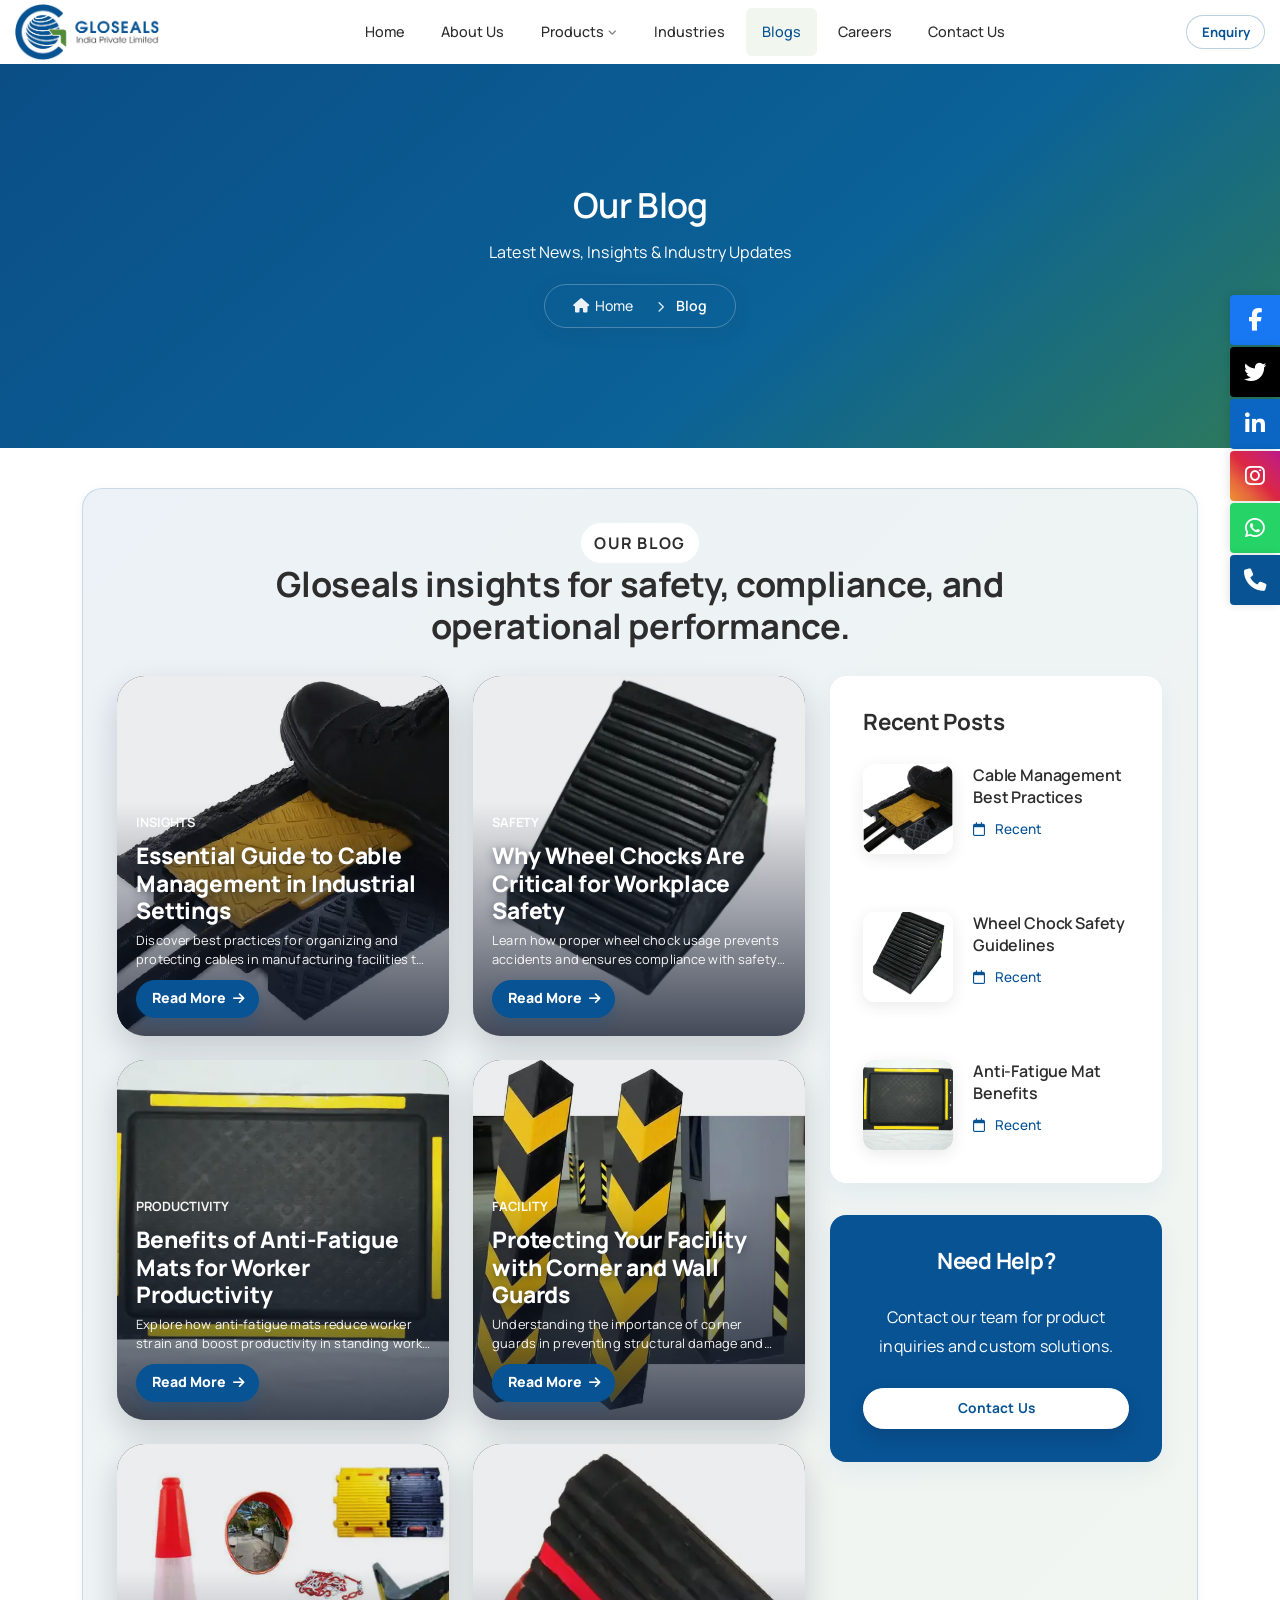
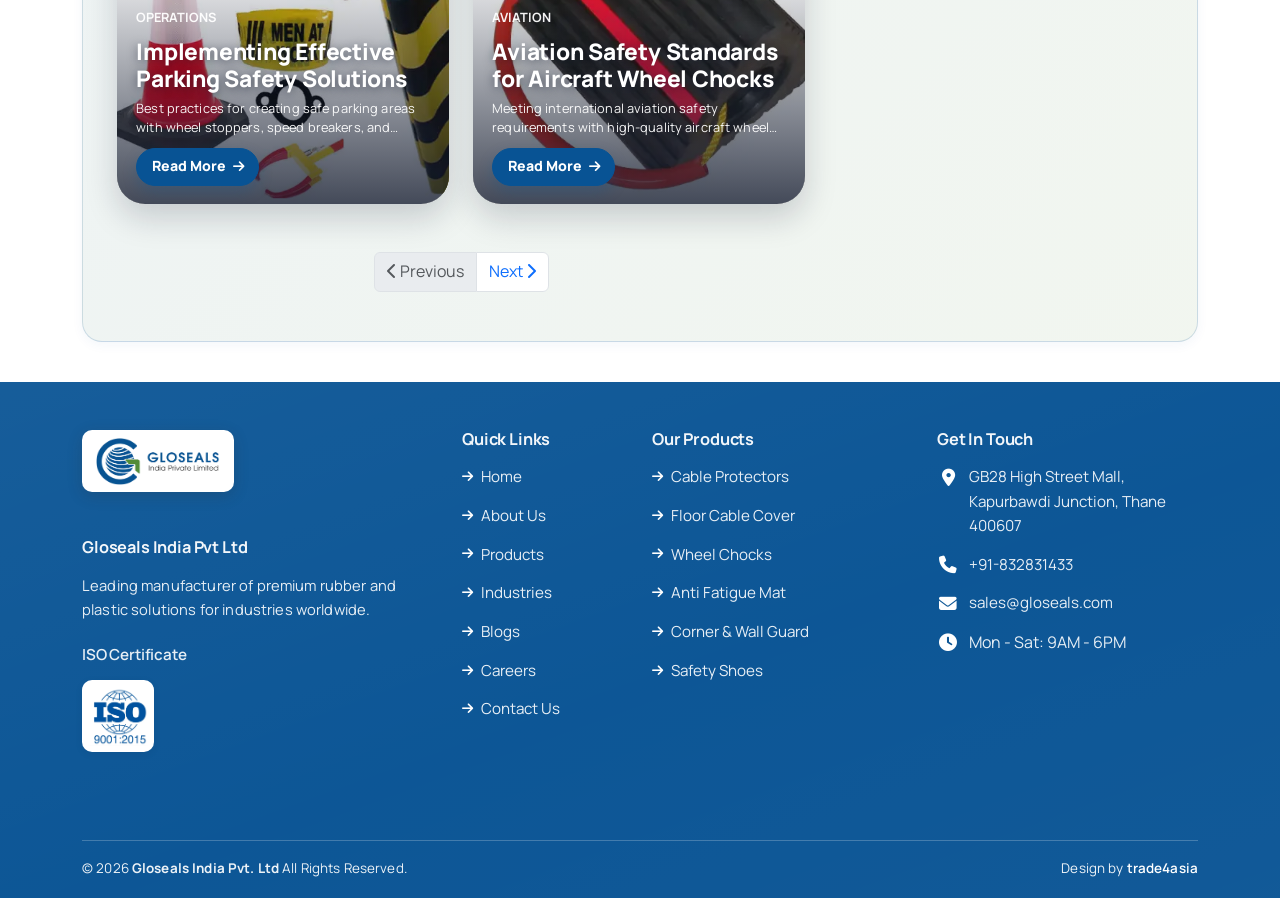
<file: gloseals/blog.html>
<!DOCTYPE html>
<html lang="en">
<head>
    <meta charset="UTF-8">
    <meta name="viewport" content="width=device-width, initial-scale=1.0">
    <meta http-equiv="Content-Type" content="text/html; charset=utf-8">
    <title>Blog - Gloseals India Pvt Ltd | Industry Insights & News</title>
    <meta name="description" content="Read the latest industry insights, product updates, and news from Gloseals India. Stay informed about rubber and plastic solutions.">
    <meta name="keywords" content="blog, industry news, rubber products, plastic solutions, industrial insights">

    <!-- Favicon -->
    <link rel="icon" type="image/png" sizes="32x32" href="assets/img/logo/gloseals_logo.webp">
    <link rel="icon" type="image/png" sizes="16x16" href="assets/img/logo/gloseals_logo.webp">
    <link rel="apple-touch-icon" sizes="180x180" href="assets/img/logo/gloseals_logo.webp">
    
    <!-- Preconnect for Performance -->
    <link rel="preconnect" href="https://fonts.googleapis.com">
    <link rel="preconnect" href="https://fonts.gstatic.com" crossorigin>
    <link rel="dns-prefetch" href="https://cdn.jsdelivr.net">
    <link rel="dns-prefetch" href="https://cdnjs.cloudflare.com">
    
    <!-- Premium Google Fonts -->
    <link href="https://fonts.googleapis.com/css2?family=Manrope:wght@400;500;600;700;800;900&display=swap" rel="stylesheet">
    
    <!-- Bootstrap CSS -->
    <link href="https://cdn.jsdelivr.net/npm/bootstrap@5.3.0/dist/css/bootstrap.min.css" rel="stylesheet">
    
    <!-- Font Awesome -->
    <link rel="stylesheet" href="https://cdnjs.cloudflare.com/ajax/libs/font-awesome/6.4.0/css/all.min.css">
    <link rel="stylesheet" href="https://unpkg.com/aos@2.3.1/dist/aos.css">
    
    <!-- Custom CSS -->
    <link rel="stylesheet" href="assets/css/style.css?v=9.1">
</head>
<body class="site-modern">

<!-- Navigation -->
<nav class="navbar">
    <div class="container">
        <div class="nav-container">
            <!-- Logo -->
            <a href="#" class="brand-logo">
                <img src="assets/img/logo/gloseals_logo.webp" alt="Gloseals Logo" class="img-fluid" loading="lazy">
            </a>
            
            <!-- Desktop Menu - Centered Between Logo and Social Icons -->
            <ul class="nav-menu">
                <li><a href="index.html" class="nav-link">Home</a></li>
                <li><a href="about.html" class="nav-link">About Us</a></li>
                <li class="nav-dropdown">
                    <a href="#products" class="nav-link">Products <i class="fas fa-angle-down"></i></a>
                    <div class="dropdown-content">
                        <div class="dropdown-section">
                            <h6>Cable Protection</h6>
                            <a href="floor-cable-protectors.html">
                                <i class="fas fa-arrow-right"></i> Floor Cable Protectors
                            </a>
                            <a href="#">
                                <i class="fas fa-arrow-right"></i> Cable Covers
                            </a>
                            <a href="#">
                                <i class="fas fa-arrow-right"></i> Corner Guards
                            </a>
                        </div>
                        <div class="dropdown-section">
                            <h6>Safety Products</h6>
                            <a href="#">
                                <i class="fas fa-arrow-right"></i> Wheel Chocks
                            </a>
                            <a href="#">
                                <i class="fas fa-arrow-right"></i> Speed Breakers
                            </a>
                            <a href="#">
                                <i class="fas fa-arrow-right"></i> Industrial Safety Products
                            </a>
                        </div>
                    </div>
                </li>
                <li><a href="industries.html" class="nav-link">Industries</a></li>
                <li><a href="blog.html" class="nav-link active">Blogs</a></li>
                <li><a href="careers.html" class="nav-link">Careers</a></li>
                <li><a href="contact.html" class="nav-link">Contact Us</a></li>
            </ul>
            
            <!-- Right Side Wrapper -->
            <div class="nav-right">
                <!-- Social Media Links -->
                <a href="contact.html" class="nav-enquiry-btn" aria-label="Open enquiry page">Enquiry</a>
                
                <!-- Mobile Menu Toggle -->
                <button class="mobile-menu-toggle" aria-label="Toggle Menu">
                    <span></span>
                    <span></span>
                    <span></span>
                </button>
            </div>
        </div>
    </div>
</nav>

<!-- Mobile Menu -->
<div class="mobile-menu">
    <div class="container">
        <ul class="mobile-nav-list">
            <li><a href="index.html">Home</a></li>
            <li><a href="about.html">About Us</a></li>
            <li class="mobile-dropdown">
                <button type="button" class="mobile-dropdown-toggle" aria-label="Toggle Products Menu">Products <i class="fas fa-angle-down"></i></button>
                <ul class="mobile-dropdown-menu">
                    <li><a href="floor-cable-protectors.html"><i class="fas fa-arrow-right"></i> Floor Cable Protectors</a></li>
                    <li><a href="#"><i class="fas fa-arrow-right"></i> Cable Covers</a></li>
                    <li><a href="#"><i class="fas fa-arrow-right"></i> Corner Guards</a></li>
                    <li><a href="#"><i class="fas fa-arrow-right"></i> Wheel Chocks</a></li>
                    <li><a href="#"><i class="fas fa-arrow-right"></i> Speed Breakers</a></li>
                    <li><a href="#"><i class="fas fa-arrow-right"></i> Industrial Safety Products</a></li>
                </ul>
            </li>
            <li><a href="industries.html">Industries</a></li>
            <li><a href="blog.html" class="active">Blogs</a></li>
            <li><a href="careers.html">Careers</a></li>
            <li><a href="contact.html">Contact Us</a></li>
        </ul>
        
    </div>
</div>
<div class="mobile-menu-overlay"></div>

<!-- Page Banner -->
<section class="page-banner">
    <div class="container">
        <div class="row justify-content-center">
            <div class="col-lg-10 text-center">
                <h1 class="page-title">Our Blog</h1>
                <p class="page-subtitle">Latest News, Insights & Industry Updates</p>
                <nav aria-label="breadcrumb">
                    <ol class="breadcrumb justify-content-center">
                        <li class="breadcrumb-item"><a href="index.html"><i class="fas fa-home"></i> Home</a></li>
                        <li class="breadcrumb-item active" aria-current="page">Blog</li>
                    </ol>
                </nav>
            </div>
        </div>
    </div>
</section>

<!-- Blog Section -->
<section class="section section-light">
    <div class="container">
        <div class="blog-modern">
            <div class="blog-modern-head">
                <p class="blog-modern-eyebrow">Our Blog</p>
                <h2>Gloseals insights for safety, compliance, and operational performance.</h2>
                <p>Welcome to the <strong>Gloseals India Pvt. Ltd</strong> blog, your trusted source for industry updates, safety best practices, and practical implementation guidance.</p>
            </div>

            <div class="row">
            <!-- Blog Posts -->
            <div class="col-lg-8">
                <div class="row g-4">
                    <div class="col-md-6">
                        <article class="blog-clean-card">
                            <img src="assets/img/products/cable-protectors/Cable-Protectors (2).webp" alt="Cable Management" class="img-fluid" loading="lazy">
                            <div class="blog-clean-body">
                                <p class="blog-clean-tag">Insights</p>
                                <h4>Essential Guide to Cable Management in Industrial Settings</h4>
                                <p>Discover best practices for organizing and protecting cables in manufacturing facilities to improve safety and efficiency.</p>
                                <a href="blog-detail.html" class="blog-clean-link">Read More <i class="fas fa-arrow-right"></i></a>
                            </div>
                        </article>
                    </div>
                    
                    <div class="col-md-6">
                        <article class="blog-clean-card">
                            <img src="assets/img/products/vehicle-wheel-chocks/rubber-wheel-chocks.webp" alt="Wheel Chocks" class="img-fluid" loading="lazy">
                            <div class="blog-clean-body">
                                <p class="blog-clean-tag">Safety</p>
                                <h4>Why Wheel Chocks Are Critical for Workplace Safety</h4>
                                <p>Learn how proper wheel chock usage prevents accidents and ensures compliance with safety regulations in warehouses.</p>
                                <a href="blog-detail.html" class="blog-clean-link">Read More <i class="fas fa-arrow-right"></i></a>
                            </div>
                        </article>
                    </div>
                    
                    <div class="col-md-6">
                        <article class="blog-clean-card">
                            <img src="assets/img/products/anti-fatigue-mat/anti-fatigue-mat-2.webp" alt="Anti Fatigue Mat" class="img-fluid" loading="lazy">
                            <div class="blog-clean-body">
                                <p class="blog-clean-tag">Productivity</p>
                                <h4>Benefits of Anti-Fatigue Mats for Worker Productivity</h4>
                                <p>Explore how anti-fatigue mats reduce worker strain and boost productivity in standing work environments.</p>
                                <a href="blog-detail.html" class="blog-clean-link">Read More <i class="fas fa-arrow-right"></i></a>
                            </div>
                        </article>
                    </div>
                    
                    <div class="col-md-6">
                        <article class="blog-clean-card">
                            <img src="assets/img/products/corner-&-wall-guard/corner-&-wall-guard.webp" alt="Corner Guards" class="img-fluid" loading="lazy">
                            <div class="blog-clean-body">
                                <p class="blog-clean-tag">Facility</p>
                                <h4>Protecting Your Facility with Corner and Wall Guards</h4>
                                <p>Understanding the importance of corner guards in preventing structural damage and reducing maintenance costs.</p>
                                <a href="blog-detail.html" class="blog-clean-link">Read More <i class="fas fa-arrow-right"></i></a>
                            </div>
                        </article>
                    </div>
                    
                    <div class="col-md-6">
                        <article class="blog-clean-card">
                            <img src="assets/img/products/parking-safety/parking-safety.webp" alt="Parking Safety" class="img-fluid" loading="lazy">
                            <div class="blog-clean-body">
                                <p class="blog-clean-tag">Operations</p>
                                <h4>Implementing Effective Parking Safety Solutions</h4>
                                <p>Best practices for creating safe parking areas with wheel stoppers, speed breakers, and traffic management.</p>
                                <a href="blog-detail.html" class="blog-clean-link">Read More <i class="fas fa-arrow-right"></i></a>
                            </div>
                        </article>
                    </div>
                    
                    <div class="col-md-6">
                        <article class="blog-clean-card">
                            <img src="assets/img/products/aircraft-wheel-chock/Aircraft-Wheel-Chock.webp" alt="Aviation Safety" class="img-fluid" loading="lazy">
                            <div class="blog-clean-body">
                                <p class="blog-clean-tag">Aviation</p>
                                <h4>Aviation Safety Standards for Aircraft Wheel Chocks</h4>
                                <p>Meeting international aviation safety requirements with high-quality aircraft wheel chock solutions.</p>
                                <a href="blog-detail.html" class="blog-clean-link">Read More <i class="fas fa-arrow-right"></i></a>
                            </div>
                        </article>
                    </div>
                </div>
                
                <!-- Pagination -->
                <div class="row mt-5">
                    <div class="col-12">
                        <nav aria-label="Blog pagination">
                            <ul class="pagination justify-content-center">
                                <li class="page-item disabled">
                                    <a class="page-link" href="#" tabindex="-1" aria-disabled="true">
                                        <i class="fas fa-chevron-left"></i> Previous
                                    </a>
                                </li>
                                <li class="page-item">
                                    <a class="page-link" href="#">
                                        Next <i class="fas fa-chevron-right"></i>
                                    </a>
                                </li>
                            </ul>
                        </nav>
                    </div>
                </div>
            </div>
            
            <!-- Sidebar -->
            <div class="col-lg-4">
                <aside class="blog-sidebar">
                    <!-- Recent Posts Widget -->
                    <div class="sidebar-widget">
                        <h4 class="widget-title">Recent Posts</h4>
                        <div class="recent-posts">
                            <div class="recent-post-item">
                                <img src="assets/img/products/cable-protectors/Cable-Protectors (2).webp" alt="Recent Post" class="img-fluid">
                                <div class="recent-post-content">
                                    <h5><a href="#">Cable Management Best Practices</a></h5>
                                    <span class="post-date"><i class="far fa-calendar"></i> Recent</span>
                                </div>
                            </div>
                            <div class="recent-post-item">
                                <img src="assets/img/products/vehicle-wheel-chocks/rubber-wheel-chocks.webp" alt="Recent Post" class="img-fluid">
                                <div class="recent-post-content">
                                    <h5><a href="#">Wheel Chock Safety Guidelines</a></h5>
                                    <span class="post-date"><i class="far fa-calendar"></i> Recent</span>
                                </div>
                            </div>
                            <div class="recent-post-item">
                                <img src="assets/img/products/anti-fatigue-mat/anti-fatigue-mat-2.webp" alt="Recent Post" class="img-fluid">
                                <div class="recent-post-content">
                                    <h5><a href="#">Anti-Fatigue Mat Benefits</a></h5>
                                    <span class="post-date"><i class="far fa-calendar"></i> Recent</span>
                                </div>
                            </div>
                        </div>
                    </div>
                    
                    <!-- CTA Widget -->
                    <div class="sidebar-widget cta-widget">
                        <h4 class="widget-title">Need Help?</h4>
                        <p>Contact our team for product inquiries and custom solutions.</p>
                        <a href="contact.html" class="btn btn-primary btn-block">Contact Us</a>
                    </div>
                </aside>
            </div>
        </div>
        </div>
    </div>
</section>
<!-- Footer -->
<footer class="footer footer-modern">
    <div class="container">
        <div class="footer-modern-top row g-4">
            <div class="col-lg-4 col-md-6">
                <a href="index.html" title="Gloseals India - Home" class="footer-brand-link">
                    <img src="assets/img/logo/gloseals_logo.webp" alt="Gloseals Logo" class="img-fluid footer-logo"
                        loading="lazy" width="180" height="60">
                </a>
                <h4><strong>Gloseals India Pvt Ltd</strong></h4>
                <p>Leading manufacturer of premium rubber and plastic solutions for industries worldwide.</p>
                <div class="iso-certificates footer-iso-modern mt-4">
                    <h5 class="iso-title">ISO Certificate</h5>
                    <img src="assets/img/iso-certificate/iso-certificate.webp" class="img-fluid" alt="ISO Certified"
                        loading="lazy" width="120" height="120">
                </div>
            </div>

            <div class="col-lg-2 col-md-6">
                <h4>Quick Links</h4>
                <ul class="footer-links">
                    <li><a href="index.html" title="Home - Gloseals India">Home</a></li>
                    <li><a href="about.html" title="About Us - Learn More">About Us</a></li>
                    <li><a href="index.html#products" title="Our Products">Products</a></li>
                    <li><a href="industries.html" title="Industries We Serve">Industries</a></li>
                    <li><a href="blog.html" title="Blog - Latest News">Blogs</a></li>
                    <li><a href="careers.html" title="Careers - Join Our Team">Careers</a></li>
                    <li><a href="contact.html" title="Contact Us">Contact Us</a></li>
                </ul>
            </div>

            <div class="col-lg-3 col-md-6">
                <h4>Our Products</h4>
                <ul class="footer-links">
                    <li><a href="monad-product.html" title="Cable Protectors - Industrial Solutions">Cable
                            Protectors</a></li>
                    <li><a href="monad-product.html" title="Floor Cable Cover - Protection Solutions">Floor Cable
                            Cover</a></li>
                    <li><a href="index.html#products" title="Wheel Chocks - Safety Equipment">Wheel Chocks</a></li>
                    <li><a href="index.html#products" title="Anti Fatigue Mat - Workplace Comfort">Anti Fatigue
                            Mat</a></li>
                    <li><a href="index.html#products" title="Corner & Wall Guard - Protection">Corner & Wall
                            Guard</a></li>
                    <li><a href="index.html#products" title="Safety Shoes - Protective Footwear">Safety Shoes</a>
                    </li>
                </ul>
            </div>

            <div class="col-lg-3 col-md-6">
                <h4>Get In Touch</h4>
                <ul class="footer-links">
                    <li><a href="https://www.google.com/maps/search/GB28+High+Street+Mall,+Kapurbawdi+Junction,+Thane,+400607"
                            target="_blank" rel="noopener noreferrer" title="Find us on Google Maps"><i
                                class="fas fa-map-marker-alt"></i> GB28 High Street Mall, Kapurbawdi Junction, Thane
                            400607</a></li>
                    <li><a href="tel:+91832831433" title="Call us at +91-832831433"><i class="fas fa-phone"></i>
                            +91-832831433</a></li>
                    <li><a href="mailto:sales@gloseals.com" title="Email us at sales@gloseals.com"><i
                                class="fas fa-envelope"></i> sales@gloseals.com</a></li>
                    <li title="Business Hours"><i class="fas fa-clock"></i> Mon - Sat: 9AM - 6PM</li>
                </ul>
            </div>
        </div>
        <div class="footer-bottom">
            <p>&copy; 2026 <strong>Gloseals India Pvt. Ltd</strong> All Rights Reserved.</p>
            <p>Design by <a href="https://www.trade4asia.com/" target="_blank"
                    title="Website Design by Trade4Asia">trade4asia</a></p>
        </div>
    </div>
</footer>

<!-- Fixed Action Buttons -->
<div class="fixed-action-buttons">
    <a href="https://www.facebook.com" target="_blank" rel="noopener noreferrer"
        class="action-btn social-btn facebook-btn" aria-label="Facebook" title="Facebook">
        <i class="fa-brands fa-facebook-f"></i>
        <span class="action-label">Facebook</span>
    </a>
    <a href="https://www.twitter.com" target="_blank" rel="noopener noreferrer"
        class="action-btn social-btn twitter-btn" aria-label="Twitter" title="Twitter">
        <i class="fa-brands fa-twitter"></i>
        <span class="action-label">Twitter</span>
    </a>
    <a href="https://www.linkedin.com" target="_blank" rel="noopener noreferrer"
        class="action-btn social-btn linkedin-btn" aria-label="LinkedIn" title="LinkedIn">
        <i class="fa-brands fa-linkedin-in"></i>
        <span class="action-label">LinkedIn</span>
    </a>
    <a href="https://www.instagram.com" target="_blank" rel="noopener noreferrer"
        class="action-btn social-btn instagram-btn" aria-label="Instagram" title="Instagram">
        <i class="fa-brands fa-instagram"></i>
        <span class="action-label">Instagram</span>
    </a>
    <a href="https://wa.me/91832831433" target="_blank" class="action-btn whatsapp-btn" aria-label="WhatsApp"
        title="Chat on WhatsApp">
        <i class="fa-brands fa-whatsapp"></i>
        <span class="action-label">WhatsApp</span>
    </a>
    <a href="tel:+91832831433" class="action-btn call-btn" aria-label="Call Us" title="Call Us">
        <i class="fa-solid fa-phone"></i>
        <span class="action-label">Call</span>
    </a>
</div>

<!-- Scroll to Top Button -->
<button class="scroll-to-top" id="scrollToTop" aria-label="Scroll to top" title="Back to Top">
    <i class="fa-solid fa-arrow-up "></i>
</button>

<!-- Bootstrap JS -->
<script src="https://cdn.jsdelivr.net/npm/bootstrap@5.3.0/dist/js/bootstrap.bundle.min.js"></script>
<script src="https://unpkg.com/aos@2.3.1/dist/aos.js"></script>
<!-- Custom JS -->
<script src="assets/js/main.js?v=4.6"></script>

</body>
</html>
<!-- Bootstrap JS -->
<script src="https://cdn.jsdelivr.net/npm/bootstrap@5.3.0/dist/js/bootstrap.bundle.min.js"></script>
<script src="https://unpkg.com/aos@2.3.1/dist/aos.js"></script>
<!-- Custom JS -->
<script src="assets/js/main.js?v=4.6"></script>

</body>
</html>
</file>
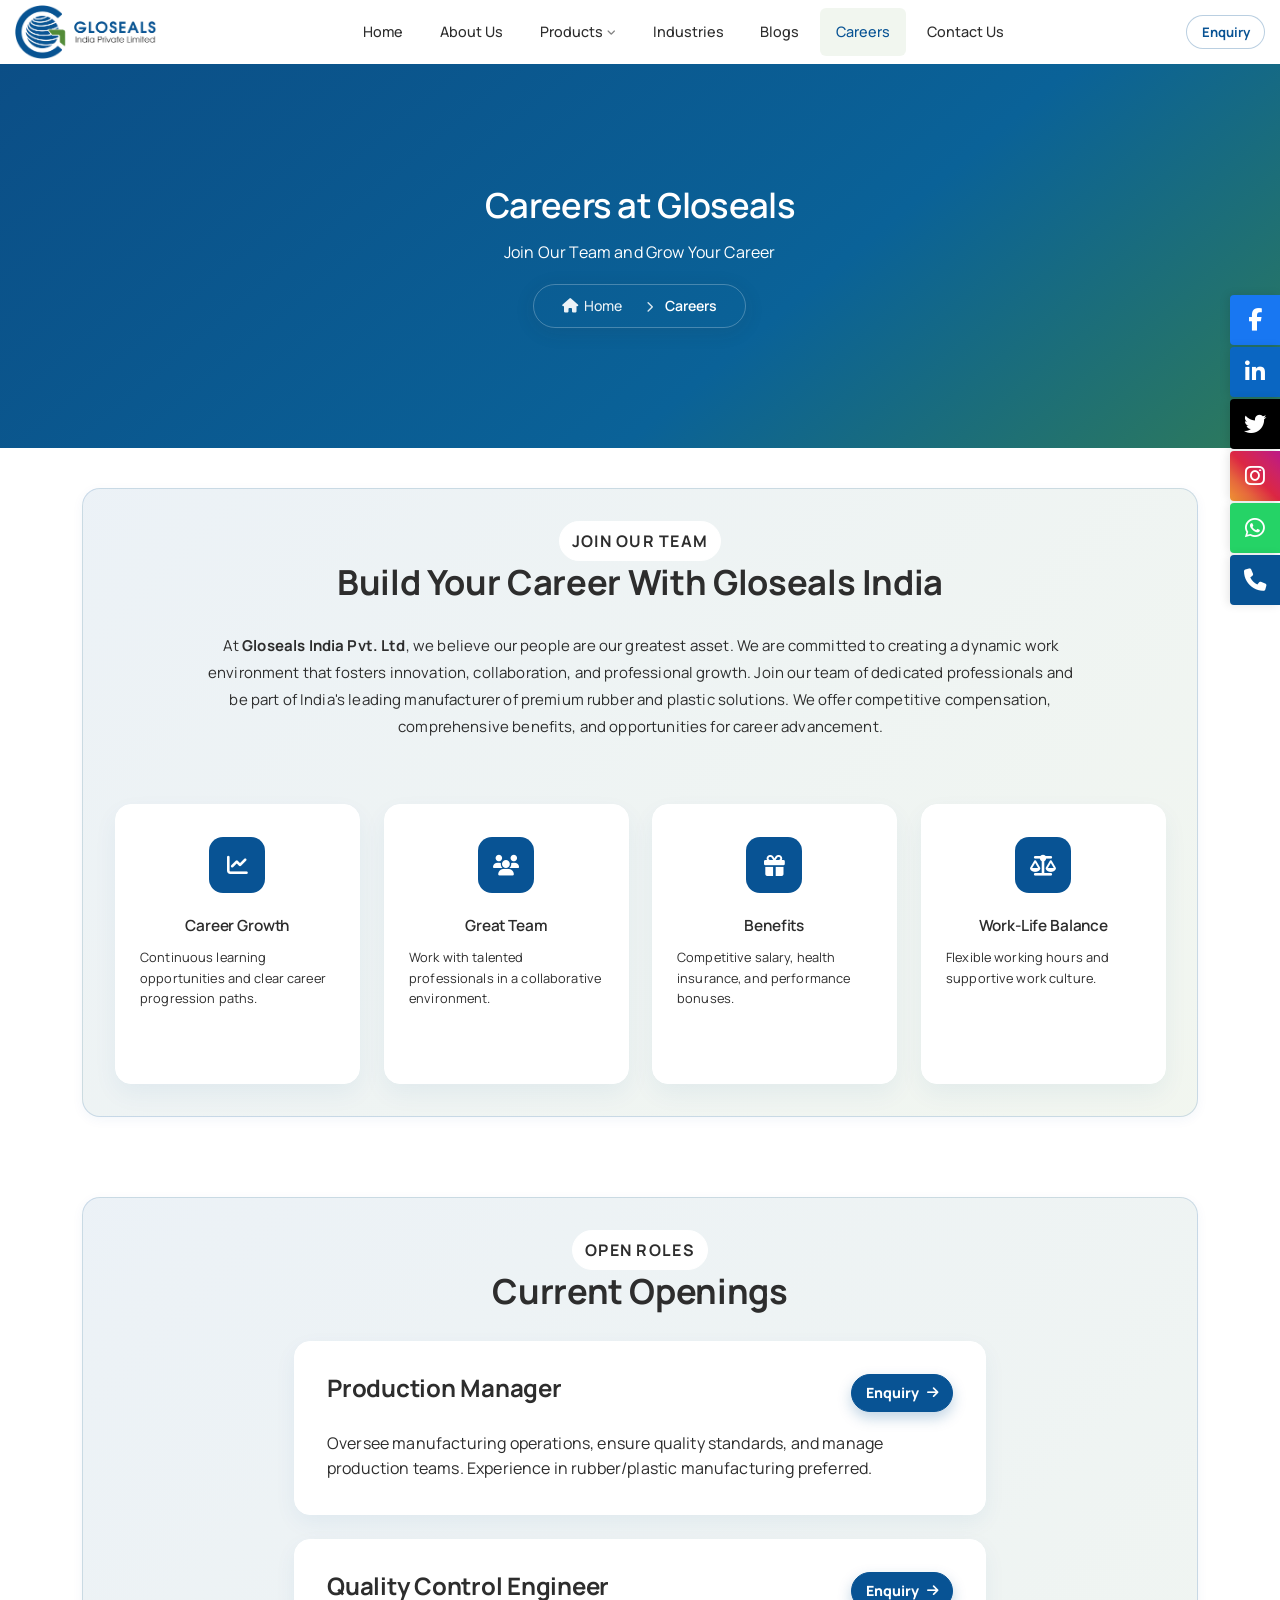
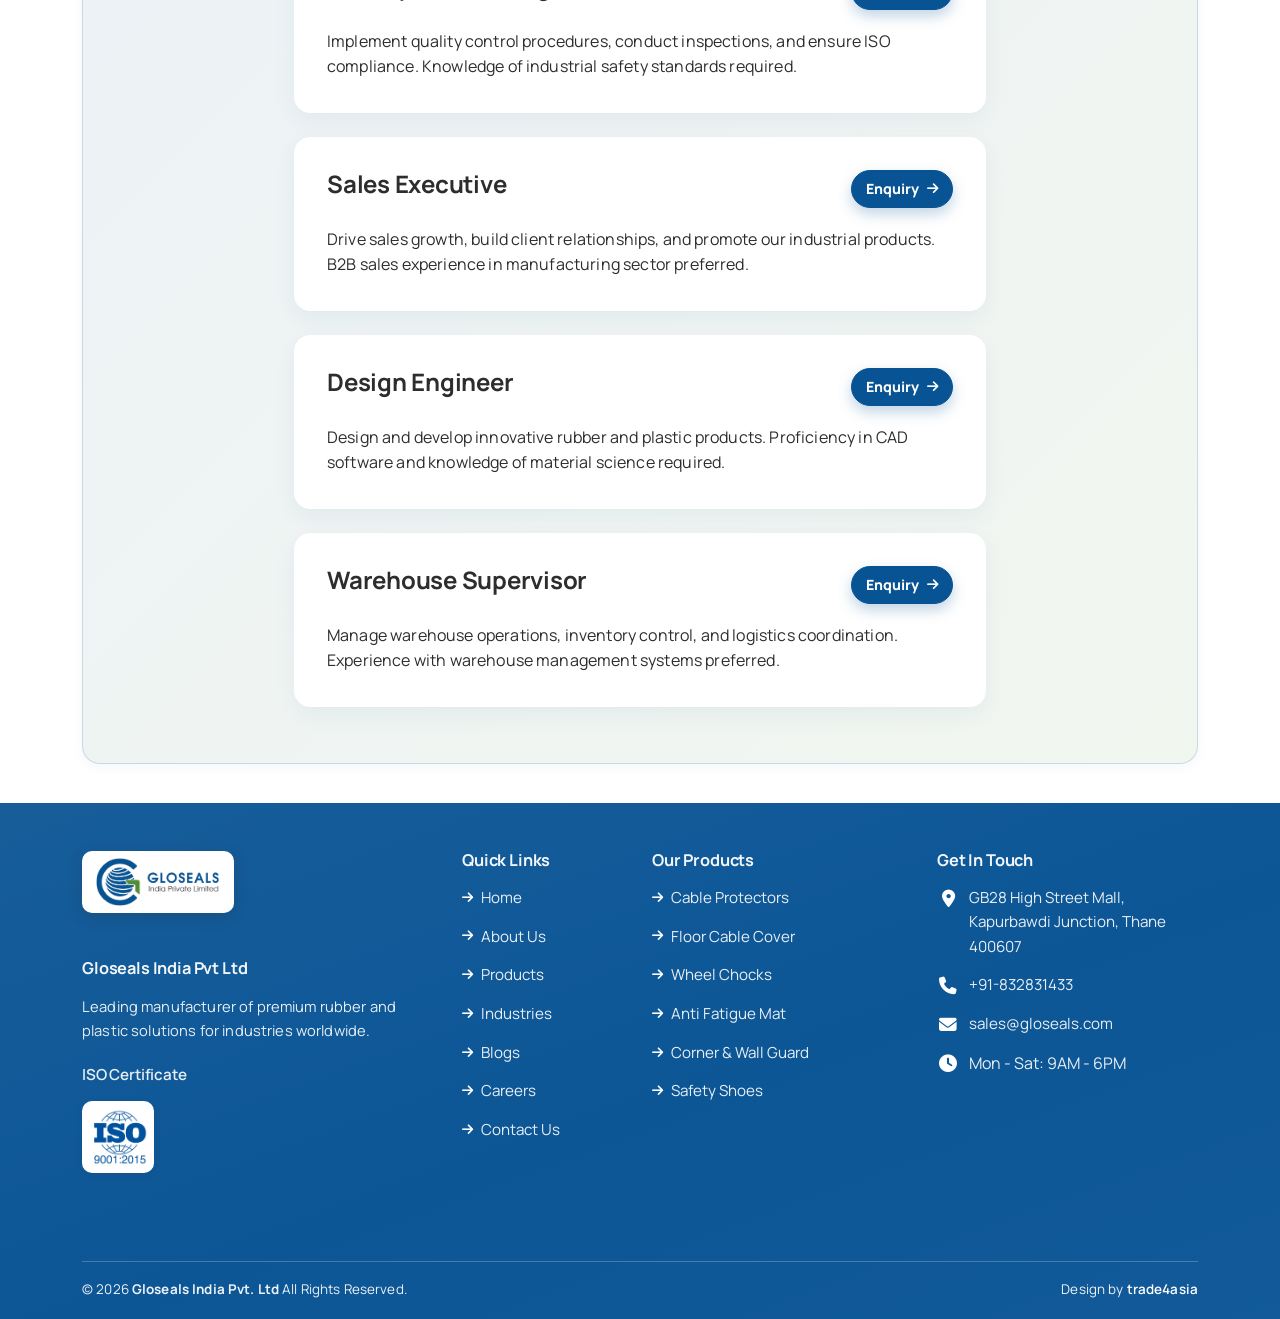
<file: gloseals/careers.html>
<!DOCTYPE html>
<html lang="en">

<head>
    <meta charset="UTF-8">
    <meta name="viewport" content="width=device-width, initial-scale=1.0">
    <meta http-equiv="Content-Type" content="text/html; charset=utf-8">
    <title>Careers - Gloseals India Pvt Ltd | Join Our Team</title>
    <meta name="description"
        content="Explore career opportunities at Gloseals India Pvt Ltd. Join our team of professionals and grow with India's leading rubber and plastic solutions manufacturer.">
    <meta name="keywords" content="careers, jobs, employment, gloseals careers, manufacturing jobs">

    <!-- Favicon -->
    <link rel="icon" type="image/png" sizes="32x32" href="assets/img/logo/gloseals_logo.webp">
    <link rel="icon" type="image/png" sizes="16x16" href="assets/img/logo/gloseals_logo.webp">
    <link rel="apple-touch-icon" sizes="180x180" href="assets/img/logo/gloseals_logo.webp">

    <!-- Preconnect for Performance -->
    <link rel="preconnect" href="https://fonts.googleapis.com">
    <link rel="preconnect" href="https://fonts.gstatic.com" crossorigin>
    <link rel="dns-prefetch" href="https://cdn.jsdelivr.net">
    <link rel="dns-prefetch" href="https://cdnjs.cloudflare.com">

    <!-- Premium Google Fonts -->
    <link href="https://fonts.googleapis.com/css2?family=Manrope:wght@400;500;600;700;800;900&display=swap"
        rel="stylesheet">

    <!-- Bootstrap CSS -->
    <link href="https://cdn.jsdelivr.net/npm/bootstrap@5.3.0/dist/css/bootstrap.min.css" rel="stylesheet">

    <!-- Font Awesome -->
    <link rel="stylesheet" href="https://cdnjs.cloudflare.com/ajax/libs/font-awesome/6.4.0/css/all.min.css">
    <link rel="stylesheet" href="https://unpkg.com/aos@2.3.1/dist/aos.css">

    <!-- Custom CSS -->
    <link rel="stylesheet" href="assets/css/style.css?v=9.1">
</head>

<body class="site-modern">

    <!-- Navigation -->
    <nav class="navbar">
        <div class="container">
            <div class="nav-container">
                <!-- Logo -->
                <a href="#" class="brand-logo">
                    <img src="assets/img/logo/gloseals_logo.webp" alt="Gloseals Logo" class="img-fluid" loading="lazy">
                </a>

                <!-- Desktop Menu - Centered Between Logo and Social Icons -->
                <ul class="nav-menu">
                    <li><a href="index.html" class="nav-link">Home</a></li>
                    <li><a href="about.html" class="nav-link">About Us</a></li>
                    <li class="nav-dropdown">
                        <a href="#products" class="nav-link">Products <i class="fas fa-angle-down"></i></a>
                        <div class="dropdown-content">
                            <div class="dropdown-section">
                                <h6>Cable Protection</h6>
                                <a href="floor-cable-protectors.html">
                                    <i class="fas fa-arrow-right"></i> Floor Cable Protectors
                                </a>
                                <a href="#">
                                    <i class="fas fa-arrow-right"></i> Cable Covers
                                </a>
                                <a href="#">
                                    <i class="fas fa-arrow-right"></i> Corner Guards
                                </a>
                            </div>
                            <div class="dropdown-section">
                                <h6>Safety Products</h6>
                                <a href="#">
                                    <i class="fas fa-arrow-right"></i> Wheel Chocks
                                </a>
                                <a href="#">
                                    <i class="fas fa-arrow-right"></i> Speed Breakers
                                </a>
                                <a href="#">
                                    <i class="fas fa-arrow-right"></i> Industrial Safety Products
                                </a>
                            </div>
                        </div>
                    </li>
                    <li><a href="industries.html" class="nav-link">Industries</a></li>
                    <li><a href="blog.html" class="nav-link">Blogs</a></li>
                    <li><a href="careers.html" class="nav-link active">Careers</a></li>
                    <li><a href="contact.html" class="nav-link">Contact Us</a></li>
                </ul>

                <!-- Right Side Wrapper -->
                <div class="nav-right">
                    <!-- Social Media Links -->
                    <a href="contact.html" class="nav-enquiry-btn" aria-label="Open enquiry page">Enquiry</a>

                    <!-- Mobile Menu Toggle -->
                    <button class="mobile-menu-toggle" aria-label="Toggle Menu">
                        <span></span>
                        <span></span>
                        <span></span>
                    </button>
                </div>
            </div>
        </div>
    </nav>

    <!-- Mobile Menu -->
    <div class="mobile-menu">
        <div class="container">
            <ul class="mobile-nav-list">
                <li><a href="index.html">Home</a></li>
                <li><a href="about.html">About Us</a></li>
                <li class="mobile-dropdown">
                    <button type="button" class="mobile-dropdown-toggle" aria-label="Toggle Products Menu">Products <i
                            class="fas fa-angle-down"></i></button>
                    <ul class="mobile-dropdown-menu">
                        <li><a href="floor-cable-protectors.html"><i class="fas fa-arrow-right"></i> Floor Cable
                                Protectors</a></li>
                        <li><a href="#"><i class="fas fa-arrow-right"></i> Cable Covers</a></li>
                        <li><a href="#"><i class="fas fa-arrow-right"></i> Corner Guards</a></li>
                        <li><a href="#"><i class="fas fa-arrow-right"></i> Wheel Chocks</a></li>
                        <li><a href="#"><i class="fas fa-arrow-right"></i> Speed Breakers</a></li>
                        <li><a href="#"><i class="fas fa-arrow-right"></i> Industrial Safety Products</a></li>
                    </ul>
                </li>
                <li><a href="industries.html">Industries</a></li>
                <li><a href="blog.html">Blogs</a></li>
                <li><a href="careers.html" class="active">Careers</a></li>
                <li><a href="contact.html">Contact Us</a></li>
            </ul>

        </div>
    </div>
    <div class="mobile-menu-overlay"></div>

    <!-- Page Banner -->
    <section class="page-banner">
        <div class="container">
            <div class="row justify-content-center">
                <div class="col-lg-10 text-center">
                    <h1 class="page-title">Careers at Gloseals</h1>
                    <p class="page-subtitle">Join Our Team and Grow Your Career</p>
                    <nav aria-label="breadcrumb">
                        <ol class="breadcrumb justify-content-center">
                            <li class="breadcrumb-item"><a href="index.html"><i class="fas fa-home"></i> Home</a></li>
                            <li class="breadcrumb-item active" aria-current="page">Careers</li>
                        </ol>
                    </nav>
                </div>
            </div>
        </div>
    </section>

    <!-- Careers Section -->
    <section class="section">
        <div class="container">
            <div class="careers-modern">
                <div class="why-modern-head">
                    <p class="why-eyebrow">Join Our Team</p>
                    <h2>Build Your Career With Gloseals India</h2>
                    <p>Opportunities for Growth and Excellence</p>
                </div>
                <div class="row mb-5">
                    <div class="col-lg-10 mx-auto text-center">
                        <p>At <strong>Gloseals India Pvt. Ltd</strong>, we believe our people are our greatest asset. We
                            are committed to creating a dynamic work environment that fosters innovation, collaboration,
                            and professional growth. Join our team of dedicated professionals and be part of India's
                            leading manufacturer of premium rubber and plastic solutions. We offer competitive
                            compensation, comprehensive benefits, and opportunities for career advancement.</p>
                    </div>
                </div>

                <!-- Why Join Us -->
                <div class="row g-4">
                    <div class="col-md-6 col-lg-3">
                        <div class="feature-box">
                            <div class="feature-icon">
                                <i class="fas fa-chart-line"></i>
                            </div>
                            <h4>Career Growth</h4>
                            <p>Continuous learning opportunities and clear career progression paths.</p>
                        </div>
                    </div>

                    <div class="col-md-6 col-lg-3">
                        <div class="feature-box">
                            <div class="feature-icon">
                                <i class="fas fa-users"></i>
                            </div>
                            <h4>Great Team</h4>
                            <p>Work with talented professionals in a collaborative environment.</p>
                        </div>
                    </div>

                    <div class="col-md-6 col-lg-3">
                        <div class="feature-box">
                            <div class="feature-icon">
                                <i class="fas fa-gift"></i>
                            </div>
                            <h4>Benefits</h4>
                            <p>Competitive salary, health insurance, and performance bonuses.</p>
                        </div>
                    </div>

                    <div class="col-md-6 col-lg-3">
                        <div class="feature-box">
                            <div class="feature-icon">
                                <i class="fas fa-balance-scale"></i>
                            </div>
                            <h4>Work-Life Balance</h4>
                            <p>Flexible working hours and supportive work culture.</p>
                        </div>
                    </div>
                </div>
            </div>
        </div>
    </section>

    <!-- Job Openings -->
    <section class="section section-light">
        <div class="container">
            <div class="careers-openings-modern">
                <div class="why-modern-head">
                    <p class="why-eyebrow">Open Roles</p>
                    <h2>Current Openings</h2>
                    <p>Explore available positions and apply now.</p>
                </div>

                <div class="row">
                    <div class="col-lg-8 mx-auto">
                        <!-- Job Card 1 -->
                        <div class="job-card">
                            <div class="job-header">
                                <div>
                                    <h3>Production Manager</h3>
                                </div>
                                <button type="button" class="blog-clean-link" data-bs-toggle="modal"
                                    data-bs-target="#enquiryModal" data-enquiry-type="career"
                                    data-position="Production Manager">Enquiry <i
                                        class="fas fa-arrow-right"></i></button>
                            </div>
                            <p>Oversee manufacturing operations, ensure quality standards, and manage production teams.
                                Experience in rubber/plastic manufacturing preferred.</p>
                        </div>

                        <!-- Job Card 2 -->
                        <div class="job-card">
                            <div class="job-header">
                                <div>
                                    <h3>Quality Control Engineer</h3>
                                </div>
                                <button type="button" class="blog-clean-link" data-bs-toggle="modal"
                                    data-bs-target="#enquiryModal" data-enquiry-type="career"
                                    data-position="Quality Control Engineer">Enquiry <i
                                        class="fas fa-arrow-right"></i></button>
                            </div>
                            <p>Implement quality control procedures, conduct inspections, and ensure ISO compliance.
                                Knowledge of industrial safety standards required.</p>
                        </div>

                        <!-- Job Card 3 -->
                        <div class="job-card">
                            <div class="job-header">
                                <div>
                                    <h3>Sales Executive</h3>
                                </div>
                                <button type="button" class="blog-clean-link" data-bs-toggle="modal"
                                    data-bs-target="#enquiryModal" data-enquiry-type="career"
                                    data-position="Sales Executive">Enquiry <i class="fas fa-arrow-right"></i></button>
                            </div>
                            <p>Drive sales growth, build client relationships, and promote our industrial products. B2B
                                sales experience in manufacturing sector preferred.</p>
                        </div>

                        <!-- Job Card 4 -->
                        <div class="job-card">
                            <div class="job-header">
                                <div>
                                    <h3>Design Engineer</h3>
                                </div>
                                <button type="button" class="blog-clean-link" data-bs-toggle="modal"
                                    data-bs-target="#enquiryModal" data-enquiry-type="career"
                                    data-position="Design Engineer">Enquiry <i class="fas fa-arrow-right"></i></button>
                            </div>
                            <p>Design and develop innovative rubber and plastic products. Proficiency in CAD software
                                and knowledge of material science required.</p>
                        </div>

                        <!-- Job Card 5 -->
                        <div class="job-card">
                            <div class="job-header">
                                <div>
                                    <h3>Warehouse Supervisor</h3>
                                </div>
                                <button type="button" class="blog-clean-link" data-bs-toggle="modal"
                                    data-bs-target="#enquiryModal" data-enquiry-type="career"
                                    data-position="Warehouse Supervisor">Enquiry <i
                                        class="fas fa-arrow-right"></i></button>
                            </div>
                            <p>Manage warehouse operations, inventory control, and logistics coordination. Experience
                                with warehouse management systems preferred.</p>
                        </div>
                    </div>
                </div>
            </div>
        </div>
    </section>

    <!-- Footer -->
    <footer class="footer footer-modern">
        <div class="container">
            <div class="footer-modern-top row g-4">
                <div class="col-lg-4 col-md-6">
                    <a href="index.html" title="Gloseals India - Home" class="footer-brand-link">
                        <img src="assets/img/logo/gloseals_logo.webp" alt="Gloseals Logo" class="img-fluid footer-logo"
                            loading="lazy" width="180" height="60">
                    </a>
                    <h4><strong>Gloseals India Pvt Ltd</strong></h4>
                    <p>Leading manufacturer of premium rubber and plastic solutions for industries worldwide.</p>
                    <div class="iso-certificates footer-iso-modern mt-4">
                        <h5 class="iso-title">ISO Certificate</h5>
                        <img src="assets/img/iso-certificate/iso-certificate.webp" class="img-fluid" alt="ISO Certified"
                            loading="lazy" width="120" height="120">
                    </div>
                </div>

                <div class="col-lg-2 col-md-6">
                    <h4>Quick Links</h4>
                    <ul class="footer-links">
                        <li><a href="index.html" title="Home - Gloseals India">Home</a></li>
                        <li><a href="about.html" title="About Us - Learn More">About Us</a></li>
                        <li><a href="index.html#products" title="Our Products">Products</a></li>
                        <li><a href="industries.html" title="Industries We Serve">Industries</a></li>
                        <li><a href="blog.html" title="Blog - Latest News">Blogs</a></li>
                        <li><a href="careers.html" title="Careers - Join Our Team">Careers</a></li>
                        <li><a href="contact.html" title="Contact Us">Contact Us</a></li>
                    </ul>
                </div>

                <div class="col-lg-3 col-md-6">
                    <h4>Our Products</h4>
                    <ul class="footer-links">
                        <li><a href="monad-product.html" title="Cable Protectors - Industrial Solutions">Cable
                                Protectors</a></li>
                        <li><a href="monad-product.html" title="Floor Cable Cover - Protection Solutions">Floor Cable
                                Cover</a></li>
                        <li><a href="index.html#products" title="Wheel Chocks - Safety Equipment">Wheel Chocks</a></li>
                        <li><a href="index.html#products" title="Anti Fatigue Mat - Workplace Comfort">Anti Fatigue
                                Mat</a></li>
                        <li><a href="index.html#products" title="Corner & Wall Guard - Protection">Corner & Wall
                                Guard</a></li>
                        <li><a href="index.html#products" title="Safety Shoes - Protective Footwear">Safety Shoes</a>
                        </li>
                    </ul>
                </div>

                <div class="col-lg-3 col-md-6">
                    <h4>Get In Touch</h4>
                    <ul class="footer-links">
                        <li><a href="https://www.google.com/maps/search/GB28+High+Street+Mall,+Kapurbawdi+Junction,+Thane,+400607"
                                target="_blank" rel="noopener noreferrer" title="Find us on Google Maps"><i
                                    class="fas fa-map-marker-alt"></i> GB28 High Street Mall, Kapurbawdi Junction, Thane
                                400607</a></li>
                        <li><a href="tel:+91832831433" title="Call us at +91-832831433"><i class="fas fa-phone"></i>
                                +91-832831433</a></li>
                        <li><a href="mailto:sales@gloseals.com" title="Email us at sales@gloseals.com"><i
                                    class="fas fa-envelope"></i> sales@gloseals.com</a></li>
                        <li title="Business Hours"><i class="fas fa-clock"></i> Mon - Sat: 9AM - 6PM</li>
                    </ul>
                </div>
            </div>
            <div class="footer-bottom">
                <p>&copy; 2026 <strong>Gloseals India Pvt. Ltd</strong> All Rights Reserved.</p>
                <p>Design by <a href="https://www.trade4asia.com/" target="_blank"
                        title="Website Design by Trade4Asia">trade4asia</a></p>
            </div>
        </div>
    </footer>
    <!-- Fixed Action Buttons -->
    <div class="fixed-action-buttons">
        <a href="https://www.facebook.com" target="_blank" rel="noopener noreferrer" class="action-btn social-btn facebook-btn" aria-label="Facebook" title="Facebook">
        <i class="fa-brands fa-facebook-f"></i>
        <span class="action-label">Facebook</span>
    </a>
    <a href="https://www.linkedin.com" target="_blank" rel="noopener noreferrer" class="action-btn social-btn linkedin-btn" aria-label="LinkedIn" title="LinkedIn">
        <i class="fa-brands fa-linkedin-in"></i>
        <span class="action-label">LinkedIn</span>
    </a>
    <a href="https://www.twitter.com" target="_blank" rel="noopener noreferrer" class="action-btn social-btn twitter-btn" aria-label="Twitter" title="Twitter">
        <i class="fa-brands fa-twitter"></i>
        <span class="action-label">Twitter</span>
    </a>
    <a href="https://www.instagram.com" target="_blank" rel="noopener noreferrer" class="action-btn social-btn instagram-btn" aria-label="Instagram" title="Instagram">
        <i class="fa-brands fa-instagram"></i>
        <span class="action-label">Instagram</span>
    </a>
    <a href="https://wa.me/91832831433" target="_blank" class="action-btn whatsapp-btn" aria-label="WhatsApp" title="Chat on WhatsApp">
        <i class="fa-brands fa-whatsapp"></i>
        <span class="action-label">WhatsApp</span>
    </a>
    <a href="tel:+91832831433" class="action-btn call-btn" aria-label="Call Us" title="Call Us">
        <i class="fa-solid fa-phone"></i>
        <span class="action-label">Call</span>
    </a>
</div>

    <!-- Enquiry Modal -->
    <div class="modal fade" id="enquiryModal" tabindex="-1" aria-labelledby="enquiryModalLabel" aria-hidden="true">
        <div class="modal-dialog modal-dialog-centered">
            <div class="modal-content">
                <div class="modal-header">
                    <div class="brand-section">
                        <img src="assets/img/logo/gloseals_logo.webp" alt="Gloseals Logo">
                    </div>
                    <button type="button" class="btn btn-secondary" data-bs-dismiss="modal">Cancel</button>
                </div>

                <div class="modal-body">
                    <h3 class="enquiry-heading" id="enquiryModalHeading">Career Enquiry</h3>
                    <div class="title-underline"></div>

                    <form id="enquiryForm" novalidate>
                        <div class="mb-3">
                            <label for="enquiryName" class="form-label">Full Name <span
                                    class="text-danger">*</span></label>
                            <input type="text" class="form-control" id="enquiryName" placeholder="Full Name" required>
                            <div class="invalid-feedback">Please enter your name.</div>
                        </div>

                        <div class="mb-3">
                            <label for="enquiryEmail" class="form-label">Email Address <span
                                    class="text-danger">*</span></label>
                            <input type="email" class="form-control" id="enquiryEmail" placeholder="Email Address"
                                required>
                            <div class="invalid-feedback">Please enter a valid email.</div>
                        </div>

                        <div class="mb-3">
                            <label for="enquiryPhone" class="form-label">Phone Number <span
                                    class="text-danger">*</span></label>
                            <input type="tel" class="form-control" id="enquiryPhone" placeholder="Phone Number" required
                                pattern="[0-9]{10}">
                            <div class="invalid-feedback">Please enter a valid 10-digit phone number.</div>
                        </div>

                        <div class="mb-3">
                            <label for="enquiryCompany" class="form-label">Company Name</label>
                            <input type="text" class="form-control" id="enquiryCompany" placeholder="Company Name">
                        </div>

                        <div class="mb-3">
                            <label for="enquiryProduct" class="form-label">Position of Interest</label>
                            <select class="form-select" id="enquiryProduct">
                                <option value="">Select a position</option>
                                <option value="production-manager">Production Manager</option>
                                <option value="quality-control">Quality Control Engineer</option>
                                <option value="sales-executive">Sales Executive</option>
                                <option value="design-engineer">Design Engineer</option>
                                <option value="warehouse-supervisor">Warehouse Supervisor</option>
                                <option value="other">Other Position</option>
                            </select>
                        </div>

                        <div class="mb-3">
                            <label for="enquiryMessage" class="form-label">Message <span
                                    class="text-danger">*</span></label>
                            <textarea class="form-control" id="enquiryMessage" rows="2" placeholder="Your Message"
                                required></textarea>
                            <div class="invalid-feedback">Please enter your message.</div>
                        </div>

                        <div class="mb-3">
                            <label class="form-label">Security Check</label>
                            <div class="captcha-wrapper-bootstrap">
                                <div class="captcha-box-bootstrap">
                                    <span id="enquiryCaptchaQuestion"></span>
                                    <button type="button" class="btn-refresh-captcha-bootstrap"
                                        id="refreshEnquiryCaptcha">
                                        <i class="fas fa-sync-alt"></i>
                                    </button>
                                </div>
                                <input type="number" class="form-control captcha-input-bootstrap"
                                    id="enquiryCaptchaAnswer" placeholder="Your Answer" required>
                            </div>
                        </div>

                        <button type="submit" class="btn btn-primary w-100">
                            <i class="fas fa-paper-plane"></i> Submit Enquiry
                        </button>
                    </form>
                </div>
            </div>
        </div>
    </div>

    <!-- Scroll to Top Button -->
    <button class="scroll-to-top" id="scrollToTop" aria-label="Scroll to top" title="Back to Top">
        <i class="fa-solid fa-arrow-up "></i>
    </button>

    <!-- Bootstrap JS -->
    <script src="https://cdn.jsdelivr.net/npm/bootstrap@5.3.0/dist/js/bootstrap.bundle.min.js"></script>
    <script src="https://unpkg.com/aos@2.3.1/dist/aos.js"></script>
    <!-- Custom JS -->
    <script src="assets/js/main.js?v=4.6"></script>

</body>

</html>
</file>
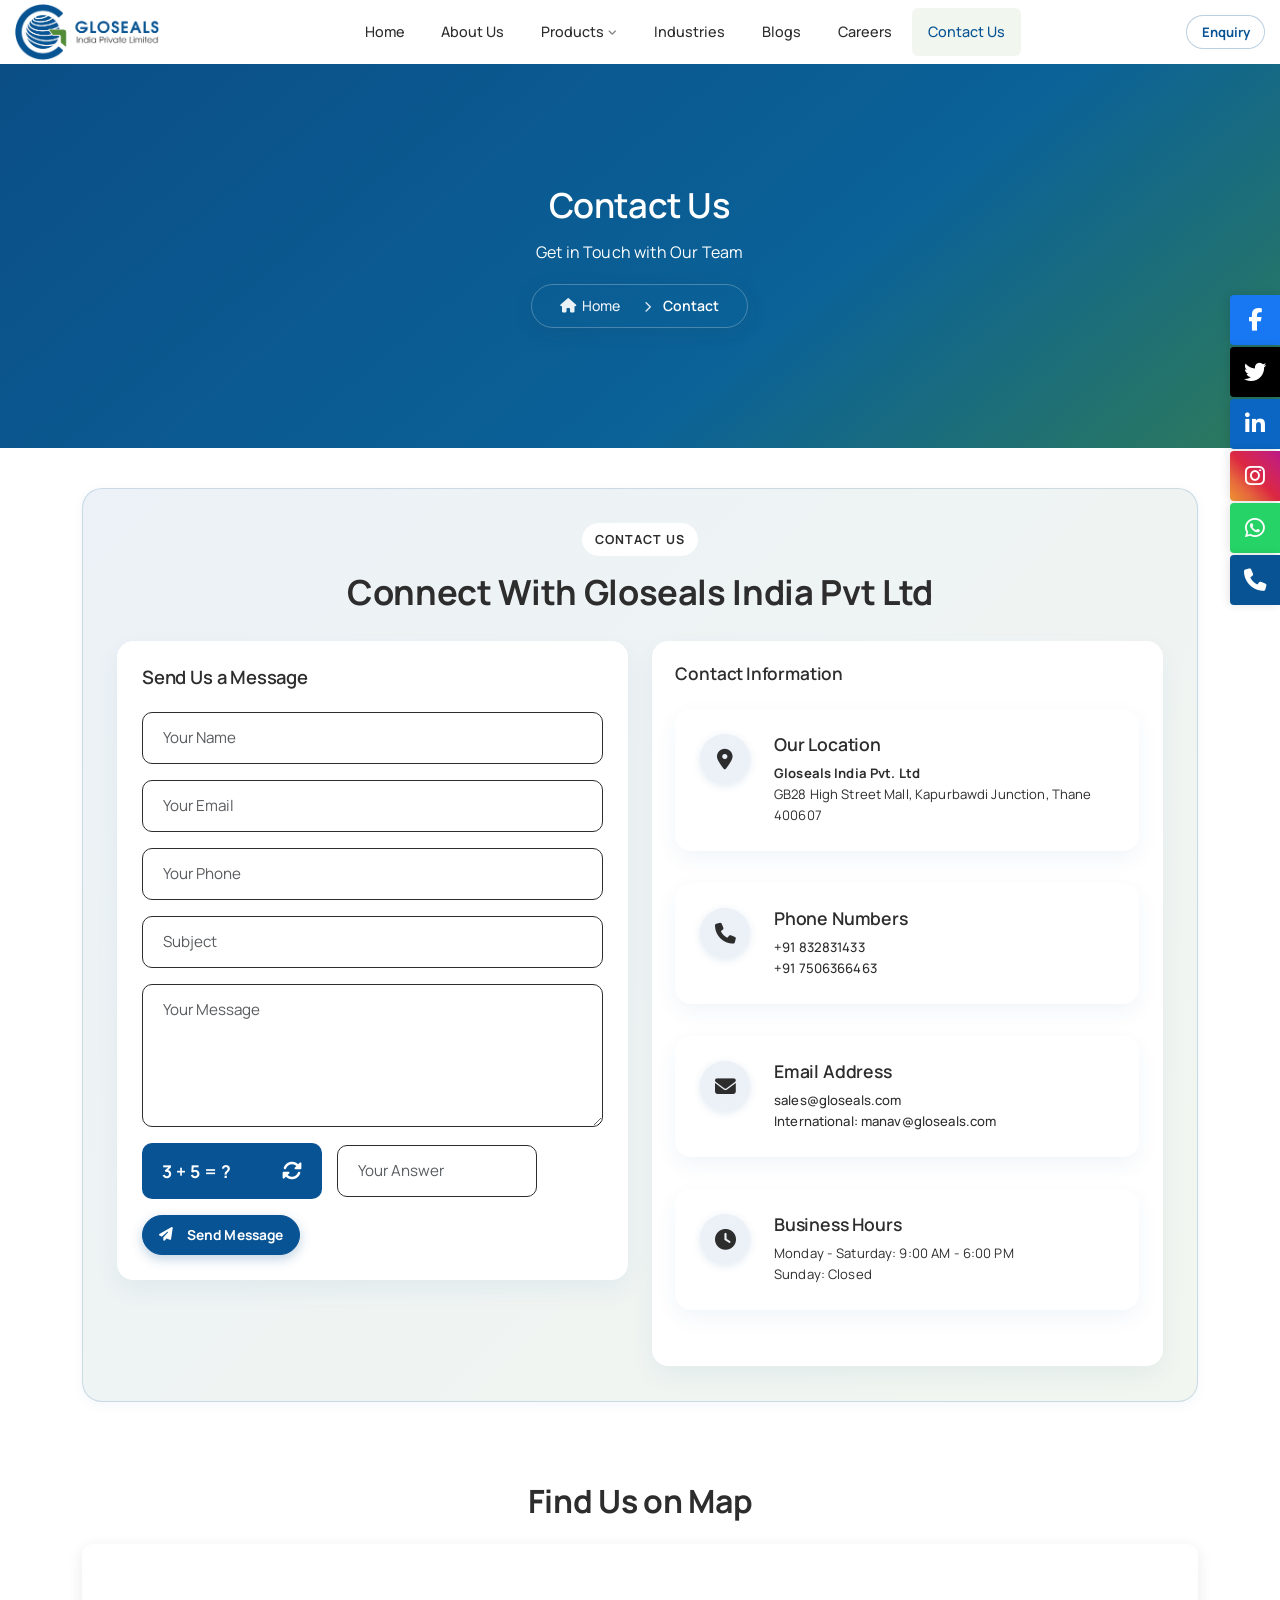
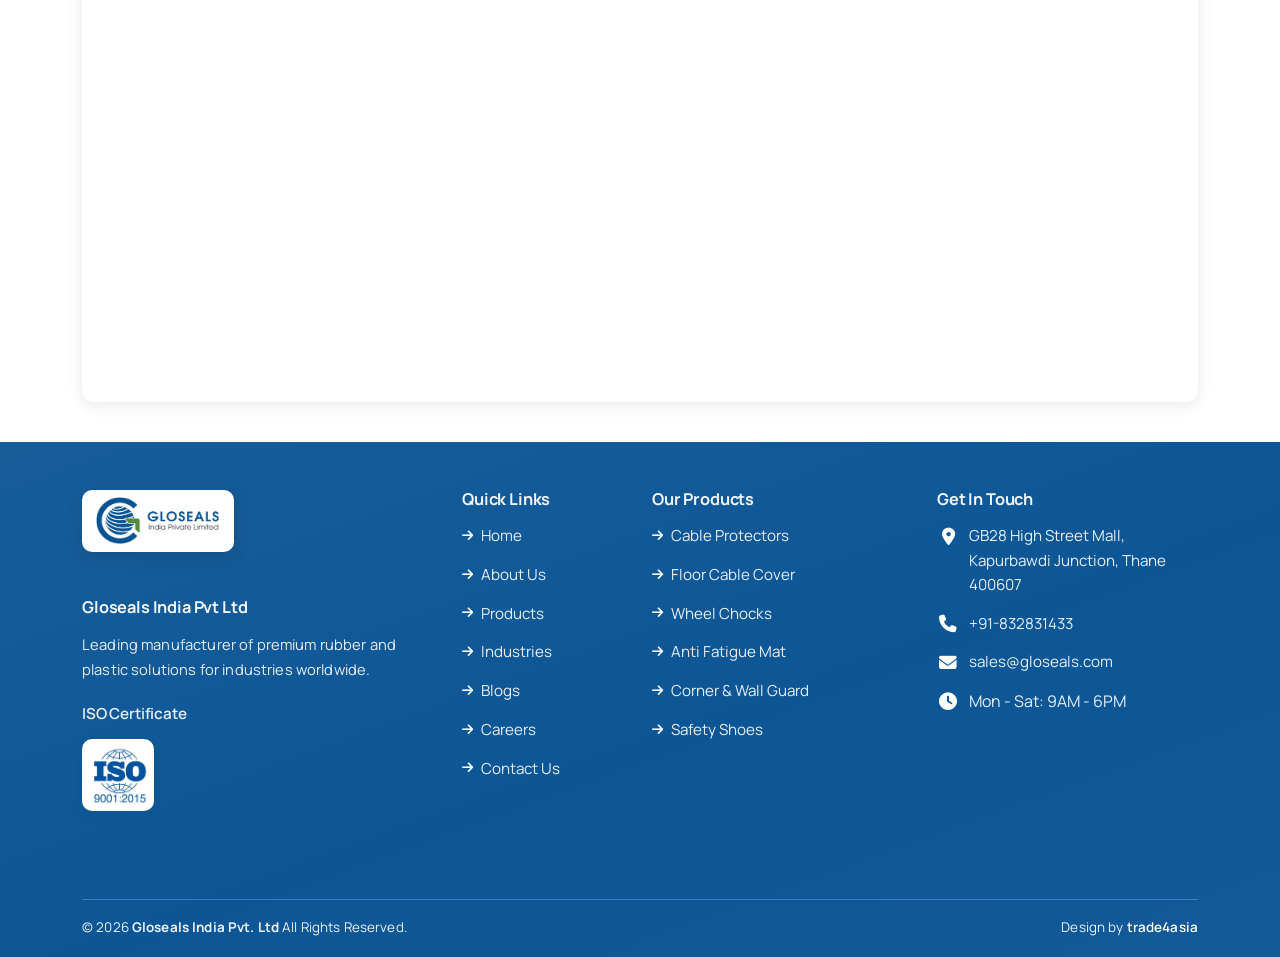
<file: gloseals/contact.html>
<!DOCTYPE html>
<html lang="en">

<head>
    <meta charset="UTF-8">
    <meta name="viewport" content="width=device-width, initial-scale=1.0">
    <meta http-equiv="Content-Type" content="text/html; charset=utf-8">
    <title>Contact Us - Gloseals India Pvt Ltd | Get in Touch</title>
    <meta name="description"
        content="Contact Gloseals India for premium rubber and plastic solutions. Reach out to our team for inquiries, quotes, and support.">
    <meta name="keywords" content="contact gloseals, rubber manufacturer contact, industrial solutions inquiry">

    <!-- Favicon -->
    <link rel="icon" type="image/png" sizes="32x32" href="assets/img/logo/gloseals_logo.webp">
    <link rel="icon" type="image/png" sizes="16x16" href="assets/img/logo/gloseals_logo.webp">
    <link rel="apple-touch-icon" sizes="180x180" href="assets/img/logo/gloseals_logo.webp">

    <!-- Preconnect for Performance -->
    <link rel="preconnect" href="https://fonts.googleapis.com">
    <link rel="preconnect" href="https://fonts.gstatic.com" crossorigin>
    <link rel="dns-prefetch" href="https://cdn.jsdelivr.net">
    <link rel="dns-prefetch" href="https://cdnjs.cloudflare.com">

    <!-- Premium Google Fonts -->
    <link href="https://fonts.googleapis.com/css2?family=Manrope:wght@400;500;600;700;800;900&display=swap"
        rel="stylesheet">

    <!-- Bootstrap CSS -->
    <link href="https://cdn.jsdelivr.net/npm/bootstrap@5.3.0/dist/css/bootstrap.min.css" rel="stylesheet">

    <!-- Font Awesome -->
    <link rel="stylesheet" href="https://cdnjs.cloudflare.com/ajax/libs/font-awesome/6.4.0/css/all.min.css">
    <link rel="stylesheet" href="https://unpkg.com/aos@2.3.1/dist/aos.css">

    <!-- Custom CSS -->
    <link rel="stylesheet" href="assets/css/style.css?v=9.1">
</head>

<body class="site-modern">

    <!-- Navigation -->
    <nav class="navbar">
        <div class="container">
            <div class="nav-container">
                <!-- Logo -->
                <a href="index.html" class="brand-logo">
                    <img src="assets/img/logo/gloseals_logo.webp" alt="Gloseals Logo" class="img-fluid" loading="lazy">
                </a>

                <ul class="nav-menu">
                    <li><a href="index.html" class="nav-link">Home</a></li>
                    <li><a href="about.html" class="nav-link">About Us</a></li>
                    <li class="nav-dropdown">
                        <a href="#products" class="nav-link">Products <i class="fas fa-angle-down"></i></a>
                        <div class="dropdown-content">
                            <div class="dropdown-section">
                                <h6>Cable Protection</h6>
                                <a href="floor-cable-protectors.html">
                                    <i class="fas fa-arrow-right"></i> Floor Cable Protectors
                                </a>
                                <a href="#">
                                    <i class="fas fa-arrow-right"></i> Cable Covers
                                </a>
                                <a href="#">
                                    <i class="fas fa-arrow-right"></i> Corner Guards
                                </a>
                            </div>
                            <div class="dropdown-section">
                                <h6>Safety Products</h6>
                                <a href="#">
                                    <i class="fas fa-arrow-right"></i> Wheel Chocks
                                </a>
                                <a href="#">
                                    <i class="fas fa-arrow-right"></i> Speed Breakers
                                </a>
                                <a href="#">
                                    <i class="fas fa-arrow-right"></i> Industrial Safety Products
                                </a>
                            </div>
                        </div>
                    </li>
                    <li><a href="industries.html" class="nav-link">Industries</a></li>
                    <li><a href="blog.html" class="nav-link">Blogs</a></li>
                    <li><a href="careers.html" class="nav-link">Careers</a></li>
                    <li><a href="contact.html" class="nav-link active">Contact Us</a></li>
                </ul>

                <!-- Right Side Wrapper -->
                <div class="nav-right">
                    <!-- Social Media Links -->
                    <a href="contact.html" class="nav-enquiry-btn" aria-label="Open enquiry page">Enquiry</a>

                    <!-- Mobile Menu Toggle -->
                    <button class="mobile-menu-toggle" aria-label="Toggle Menu">
                        <span></span>
                        <span></span>
                        <span></span>
                    </button>
                </div>
            </div>
        </div>
    </nav>


    <!-- Mobile Menu -->
    <div class="mobile-menu">
        <div class="container">
            <ul class="mobile-nav-list">
                <li><a href="index.html">Home</a></li>
                <li><a href="about.html">About Us</a></li>
                <li class="mobile-dropdown">
                    <button type="button" class="mobile-dropdown-toggle" aria-label="Toggle Products Menu">Products <i
                            class="fas fa-angle-down"></i></button>
                    <ul class="mobile-dropdown-menu">
                        <li><a href="floor-cable-protectors.html"><i class="fas fa-arrow-right"></i> Floor Cable
                                Protectors</a></li>
                        <li><a href="#"><i class="fas fa-arrow-right"></i> Cable Covers</a></li>
                        <li><a href="#"><i class="fas fa-arrow-right"></i> Corner Guards</a></li>
                        <li><a href="#"><i class="fas fa-arrow-right"></i> Wheel Chocks</a></li>
                        <li><a href="#"><i class="fas fa-arrow-right"></i> Speed Breakers</a></li>
                        <li><a href="#"><i class="fas fa-arrow-right"></i> Industrial Safety Products</a></li>
                    </ul>
                </li>
                <li><a href="industries.html" title="Industries We Serve">Industries</a></li>
                <li><a href="blog.html" title="Blog - Latest News & Insights">Blogs</a></li>
                <li><a href="careers.html" title="Careers - Join Our Team">Careers</a></li>
                <li><a href="contact.html" title="Contact Us - Get in Touch">Contact Us</a></li>
            </ul>

        </div>
    </div>
    <div class="mobile-menu-overlay"></div>

    <!-- Page Banner -->
    <section class="page-banner">
        <div class="container">
            <div class="row justify-content-center">
                <div class="col-lg-10 text-center">
                    <h1 class="page-title">Contact Us</h1>
                    <p class="page-subtitle">Get in Touch with Our Team</p>
                    <nav aria-label="breadcrumb">
                        <ol class="breadcrumb justify-content-center">
                            <li class="breadcrumb-item"><a href="index.html"><i class="fas fa-home"></i> Home</a></li>
                            <li class="breadcrumb-item active" aria-current="page">Contact</li>
                        </ol>
                    </nav>
                </div>
            </div>
        </div>
    </section>

    <!-- Contact Section -->
    <section class="section">
        <div class="container">
            <div class="contact-modern">
                <div class="contact-modern-head">
                    <span class="contact-modern-eyebrow">Contact Us</span>
                    <h2>Connect With Gloseals India Pvt Ltd</h2>
                    <p>At <strong>Gloseals India Pvt. Ltd</strong>, we are committed to providing exceptional service
                        and support. Whether you have questions about our products, need a custom solution, or want to
                        discuss your industrial requirements, our team is here to help.</p>
                </div>

                <div class="row g-4">
                    <div class="col-lg-6">
                        <div class="contact-form contact-form-modern p-4">
                            <h3 class="mb-4">Send Us a Message</h3>
                            <form id="contactForm">
                                <div class="mb-3">
                                    <input type="text" class="form-control" id="contactName" placeholder="Your Name"
                                        required>
                                </div>
                                <div class="mb-3">
                                    <input type="email" class="form-control" id="contactEmail" placeholder="Your Email"
                                        required>
                                </div>
                                <div class="mb-3">
                                    <input type="tel" class="form-control" id="contactPhone" placeholder="Your Phone"
                                        required>
                                </div>
                                <div class="mb-3">
                                    <input type="text" class="form-control" id="contactSubject" placeholder="Subject">
                                </div>
                                <div class="mb-3">
                                    <textarea class="form-control" id="contactMessage" rows="5"
                                        placeholder="Your Message" required></textarea>
                                </div>
                                <div class="mb-3">
                                    <div class="captcha-container-contact">
                                        <div class="captcha-box-contact">
                                            <span id="captchaQuestion"></span>
                                            <button type="button" class="btn-refresh-captcha-contact"
                                                id="refreshCaptcha" aria-label="Refresh Captcha">
                                                <i class="fas fa-sync-alt"></i>
                                            </button>
                                        </div>
                                        <input type="number" class="form-control captcha-answer-input"
                                            id="captchaAnswer" placeholder="Your Answer" required>
                                    </div>
                                </div>
                                <button type="submit" class="btn btn-primary"><i class="fas fa-paper-plane"></i> Send
                                    Message</button>
                            </form>
                        </div>
                    </div>
                    <div class="col-lg-6">
                        <div class="contact-info contact-panel-modern">
                            <h3 class="mb-4">Contact Information</h3>
                            <div class="contact-list-modern">
                                <div class="contact-item">
                                    <div class="contact-icon">
                                        <i class="fas fa-map-marker-alt"></i>
                                    </div>
                                    <div class="contact-details">
                                        <h5>Our Location</h5>
                                        <p><strong>Gloseals India Pvt. Ltd</strong><br>GB28 High Street Mall, Kapurbawdi
                                            Junction, Thane 400607</p>
                                    </div>
                                </div>

                                <div class="contact-item">
                                    <div class="contact-icon">
                                        <i class="fas fa-phone"></i>
                                    </div>
                                    <div class="contact-details">
                                        <h5>Phone Numbers</h5>
                                        <p>
                                            <a href="tel:+91832831433" class="contact-link">+91 832831433</a><br>
                                            <a href="tel:+917506366463" class="contact-link">+91 7506366463</a>
                                        </p>
                                    </div>
                                </div>

                                <div class="contact-item">
                                    <div class="contact-icon">
                                        <i class="fas fa-envelope"></i>
                                    </div>
                                    <div class="contact-details">
                                        <h5>Email Address</h5>
                                        <p>
                                            <a href="mailto:sales@gloseals.com"
                                                class="contact-link">sales@gloseals.com</a><br>
                                            <a href="mailto:manav@gloseals.com" class="contact-link">International:
                                                manav@gloseals.com</a>
                                        </p>
                                    </div>
                                </div>

                                <div class="contact-item">
                                    <div class="contact-icon">
                                        <i class="fas fa-clock"></i>
                                    </div>
                                    <div class="contact-details">
                                        <h5>Business Hours</h5>
                                        <p>Monday - Saturday: 9:00 AM - 6:00 PM<br>Sunday: Closed</p>
                                    </div>
                                </div>

                            </div>
                        </div>
                    </div>
                </div>
            </div>
        </div>
    </section>

    <!-- Map Section -->
    <section class="section section-light">
        <div class="container">
            <div class="row">
                <div class="col-12">
                    <h2 class="section-heading text-center mb-4">Find Us on Map</h2>
                    <div class="map-container">
                        <iframe
                            src="https://www.google.com/maps?q=GB28+High+Street+Mall,+Kapurbawdi+Junction,+Thane,+400607&output=embed"
                            width="100%" height="450" class="map-iframe" allowfullscreen="" loading="lazy"
                            referrerpolicy="no-referrer-when-downgrade">
                        </iframe>
                    </div>
                </div>
            </div>
        </div>
    </section>

    <!-- Footer -->
    <footer class="footer footer-modern">
        <div class="container">
            <div class="footer-modern-top row g-4">
                <div class="col-lg-4 col-md-6">
                    <a href="index.html" title="Gloseals India - Home" class="footer-brand-link">
                        <img src="assets/img/logo/gloseals_logo.webp" alt="Gloseals Logo"
                            class="img-fluid footer-logo" loading="lazy" width="180" height="60">
                    </a>
                    <h4><strong>Gloseals India Pvt Ltd</strong></h4>
                    <p>Leading manufacturer of premium rubber and plastic solutions for industries worldwide.</p>
                    <div class="iso-certificates footer-iso-modern mt-4">
                        <h5 class="iso-title">ISO Certificate</h5>
                        <img src="assets/img/iso-certificate/iso-certificate.webp" class="img-fluid" alt="ISO Certified"
                            loading="lazy" width="120" height="120">
                    </div>
                </div>

                <div class="col-lg-2 col-md-6">
                    <h4>Quick Links</h4>
                    <ul class="footer-links">
                        <li><a href="index.html" title="Home - Gloseals India">Home</a></li>
                        <li><a href="about.html" title="About Us - Learn More">About Us</a></li>
                        <li><a href="index.html#products" title="Our Products">Products</a></li>
                        <li><a href="industries.html" title="Industries We Serve">Industries</a></li>
                        <li><a href="blog.html" title="Blog - Latest News">Blogs</a></li>
                        <li><a href="careers.html" title="Careers - Join Our Team">Careers</a></li>
                        <li><a href="contact.html" title="Contact Us">Contact Us</a></li>
                    </ul>
                </div>

                <div class="col-lg-3 col-md-6">
                    <h4>Our Products</h4>
                    <ul class="footer-links">
                        <li><a href="monad-product.html" title="Cable Protectors - Industrial Solutions">Cable
                                Protectors</a></li>
                        <li><a href="monad-product.html" title="Floor Cable Cover - Protection Solutions">Floor
                                Cable Cover</a></li>
                        <li><a href="index.html#products" title="Wheel Chocks - Safety Equipment">Wheel Chocks</a>
                        </li>
                        <li><a href="index.html#products" title="Anti Fatigue Mat - Workplace Comfort">Anti Fatigue
                                Mat</a></li>
                        <li><a href="index.html#products" title="Corner & Wall Guard - Protection">Corner & Wall
                                Guard</a></li>
                        <li><a href="index.html#products" title="Safety Shoes - Protective Footwear">Safety
                                Shoes</a></li>
                    </ul>
                </div>

                <div class="col-lg-3 col-md-6">
                    <h4>Get In Touch</h4>
                    <ul class="footer-links">
                        <li><a href="https://www.google.com/maps/search/GB28+High+Street+Mall,+Kapurbawdi+Junction,+Thane,+400607"
                                target="_blank" rel="noopener noreferrer" title="Find us on Google Maps"><i
                                    class="fas fa-map-marker-alt"></i> GB28 High Street Mall, Kapurbawdi Junction,
                                Thane 400607</a></li>
                        <li><a href="tel:+91832831433" title="Call us at +91-832831433"><i class="fas fa-phone"></i>
                                +91-832831433</a></li>
                        <li><a href="mailto:sales@gloseals.com" title="Email us at sales@gloseals.com"><i
                                    class="fas fa-envelope"></i> sales@gloseals.com</a></li>
                        <li title="Business Hours"><i class="fas fa-clock"></i> Mon - Sat: 9AM - 6PM</li>
                    </ul>
                </div>
            </div>
            <div class="footer-bottom">
                <p>&copy; 2026 <strong>Gloseals India Pvt. Ltd</strong> All Rights Reserved.</p>
                <p>Design by <a href="https://www.trade4asia.com/" target="_blank"
                        title="Website Design by Trade4Asia">trade4asia</a></p>
            </div>
        </div>
    </footer>

    <!-- Fixed Action Buttons -->
    <div class="fixed-action-buttons">
        <a href="https://www.facebook.com" target="_blank" rel="noopener noreferrer"
            class="action-btn social-btn facebook-btn" aria-label="Facebook" title="Facebook">
            <i class="fa-brands fa-facebook-f"></i>
            <span class="action-label">Facebook</span>
        </a>
        <a href="https://www.twitter.com" target="_blank" rel="noopener noreferrer"
            class="action-btn social-btn twitter-btn" aria-label="Twitter" title="Twitter">
            <i class="fa-brands fa-twitter"></i>
            <span class="action-label">Twitter</span>
        </a>
        <a href="https://www.linkedin.com" target="_blank" rel="noopener noreferrer"
            class="action-btn social-btn linkedin-btn" aria-label="LinkedIn" title="LinkedIn">
            <i class="fa-brands fa-linkedin-in"></i>
            <span class="action-label">LinkedIn</span>
        </a>
        <a href="https://www.instagram.com" target="_blank" rel="noopener noreferrer"
            class="action-btn social-btn instagram-btn" aria-label="Instagram" title="Instagram">
            <i class="fa-brands fa-instagram"></i>
            <span class="action-label">Instagram</span>
        </a>
        <a href="https://wa.me/91832831433" target="_blank" class="action-btn whatsapp-btn" aria-label="WhatsApp"
            title="Chat on WhatsApp">
            <i class="fa-brands fa-whatsapp"></i>
            <span class="action-label">WhatsApp</span>
        </a>
        <a href="tel:+91832831433" class="action-btn call-btn" aria-label="Call Us" title="Call Us">
            <i class="fa-solid fa-phone"></i>
            <span class="action-label">Call</span>
        </a>
    </div>

    <!-- Scroll to Top Button -->
    <button class="scroll-to-top" id="scrollToTop" aria-label="Scroll to top" title="Back to Top">
        <i class="fa-solid fa-arrow-up "></i>
    </button>

    <!-- Bootstrap JS -->
    <script src="https://cdn.jsdelivr.net/npm/bootstrap@5.3.0/dist/js/bootstrap.bundle.min.js"></script>
    <script src="https://unpkg.com/aos@2.3.1/dist/aos.js"></script>
    <!-- Custom JS -->
    <script src="assets/js/main.js?v=4.6"></script>
    <script src="assets/js/validation.js"></script>

</body>

</html>
</file>
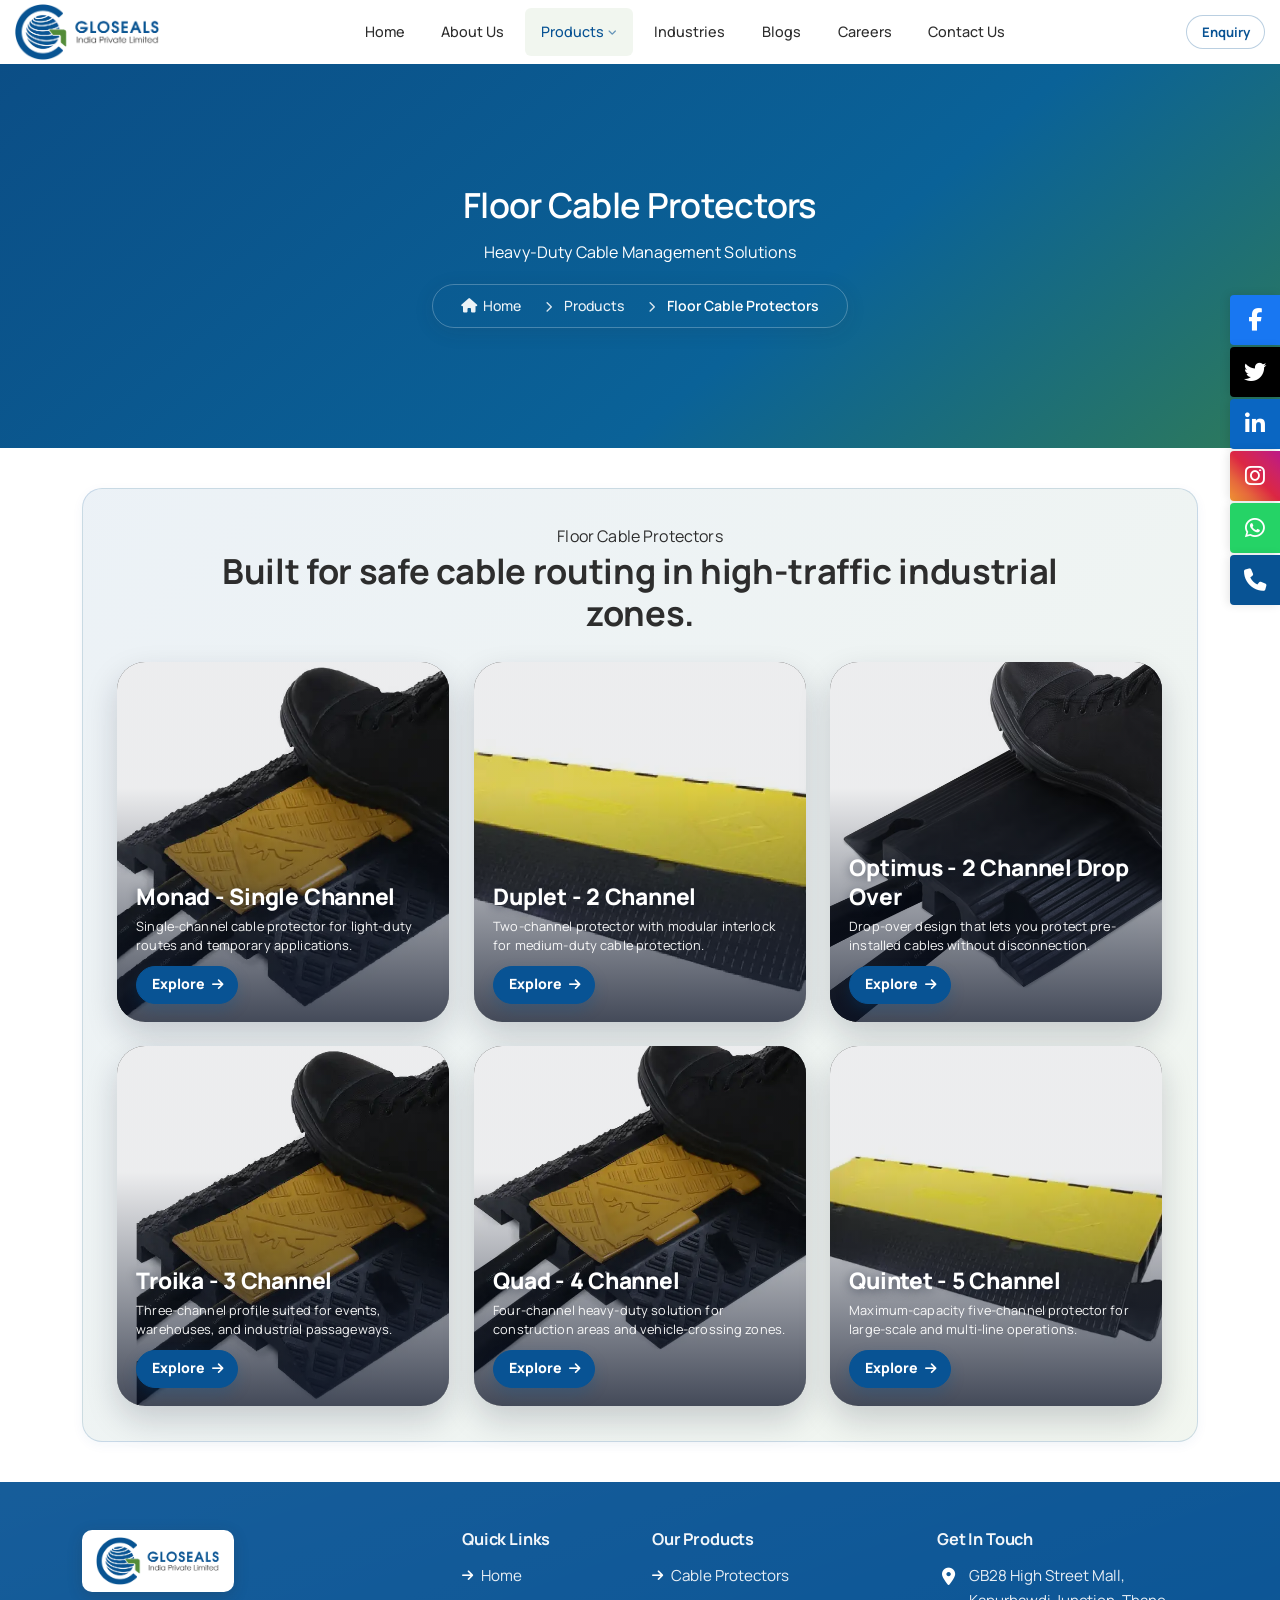
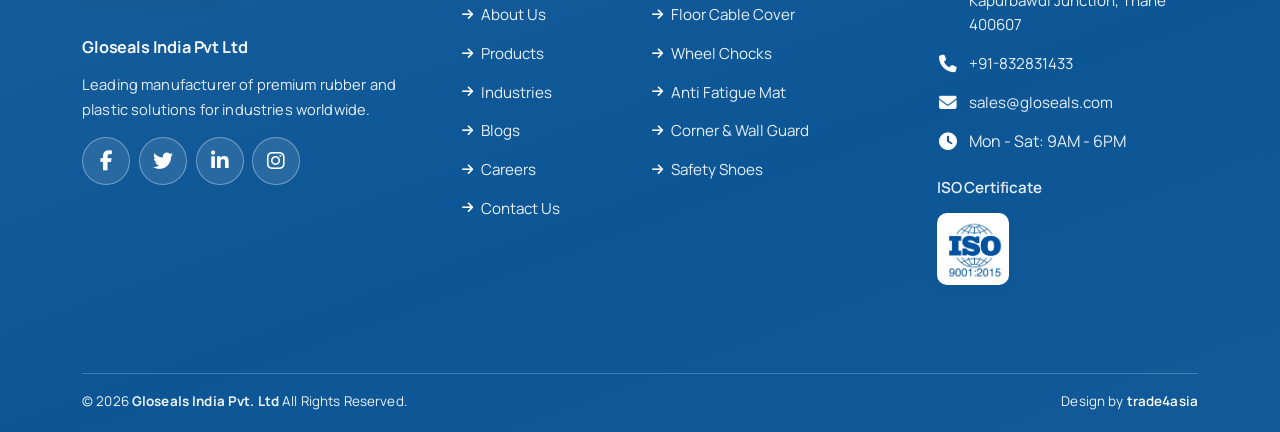
<file: gloseals/floor-cable-protectors.html>
﻿<!DOCTYPE html>
<html lang="en">
<head>
    <meta charset="UTF-8">
    <meta name="viewport" content="width=device-width, initial-scale=1.0">
    <meta http-equiv="Content-Type" content="text/html; charset=utf-8">
    <title>Floor Cable Protectors - Gloseals India Pvt Ltd</title>
    <meta name="description" content="Premium floor cable protectors including Monad, Duplet, Optimus, Troika, Quad, and Quintet channel systems.">
    
    <!-- Favicon -->
    <link rel="icon" type="image/webp" sizes="32x32" href="assets/img/logo/gloseals_logo.webp">
    
    <!-- Preconnect for Performance -->
    <link rel="preconnect" href="https://fonts.googleapis.com">
    <link rel="preconnect" href="https://fonts.gstatic.com" crossorigin>
    <link rel="preconnect" href="https://cdn.jsdelivr.net">
    <link rel="preconnect" href="https://cdnjs.cloudflare.com">
    
    <!-- Google Fonts -->
    <link href="https://fonts.googleapis.com/css2?family=Manrope:wght@400;500;600;700;800;900&display=swap" rel="stylesheet">
    
    <!-- Bootstrap CSS -->
    <link href="https://cdn.jsdelivr.net/npm/bootstrap@5.3.0/dist/css/bootstrap.min.css" rel="stylesheet">
    
    <!-- Font Awesome -->
    <link rel="stylesheet" href="https://cdnjs.cloudflare.com/ajax/libs/font-awesome/6.4.0/css/all.min.css">
    <link rel="stylesheet" href="https://unpkg.com/aos@2.3.1/dist/aos.css">
    
    <!-- Custom CSS -->
    <link rel="stylesheet" href="assets/css/style.css?v=9.1">
</head>
<body class="site-modern">

<!-- Navigation -->
<nav class="navbar">
    <div class="container">
        <div class="nav-container">
            <!-- Logo -->
            <a href="index.html" class="brand-logo">
                <img src="assets/img/logo/gloseals_logo.webp" alt="Gloseals Logo" class="img-fluid" loading="lazy">
            </a>
            
            <ul class="nav-menu">
                <li><a href="index.html" class="nav-link">Home</a></li>
                <li><a href="about.html" class="nav-link">About Us</a></li>
                <li class="nav-dropdown">
                    <a href="index.html#products" class="nav-link active">Products <i class="fas fa-angle-down"></i></a>
                    <div class="dropdown-content">
                        <div class="dropdown-section">
                            <h6>Cable Protection</h6>
                            <a href="floor-cable-protectors.html">
                                <i class="fas fa-arrow-right"></i> Floor Cable Protectors
                            </a>
                            <a href="#">
                                <i class="fas fa-arrow-right"></i> Cable Covers
                            </a>
                            <a href="#">
                                <i class="fas fa-arrow-right"></i> Corner Guards
                            </a>
                        </div>
                        <div class="dropdown-section">
                            <h6>Safety Products</h6>
                            <a href="#">
                                <i class="fas fa-arrow-right"></i> Wheel Chocks
                            </a>
                            <a href="#">
                                <i class="fas fa-arrow-right"></i> Speed Breakers
                            </a>
                            <a href="#">
                                <i class="fas fa-arrow-right"></i> Industrial Safety Products
                            </a>
                        </div>
                    </div>
                </li>
                <li><a href="industries.html" class="nav-link">Industries</a></li>
                <li><a href="blog.html" class="nav-link">Blogs</a></li>
                <li><a href="careers.html" class="nav-link">Careers</a></li>
                <li><a href="contact.html" class="nav-link">Contact Us</a></li>
            </ul>
            
            <!-- Right Side Wrapper -->
            <div class="nav-right">
                <!-- Social Media Links -->
                <a href="contact.html" class="nav-enquiry-btn" aria-label="Open enquiry page">Enquiry</a>
                
                <!-- Mobile Menu Toggle -->
                <button class="mobile-menu-toggle" aria-label="Toggle Menu">
                    <span></span>
                    <span></span>
                    <span></span>
                </button>
            </div>
        </div>
    </div>
</nav>

<!-- Mobile Menu -->
<div class="mobile-menu">
    <div class="container">
        <ul class="mobile-nav-list">
            <li><a href="index.html">Home</a></li>
            <li><a href="about.html">About Us</a></li>
            <li class="mobile-dropdown">
                <button type="button" class="mobile-dropdown-toggle" aria-label="Toggle Products Menu">Products <i class="fas fa-angle-down"></i></button>
                <ul class="mobile-dropdown-menu">
                    <li><a href="floor-cable-protectors.html" class="active"><i class="fas fa-arrow-right"></i> Floor Cable Protectors</a></li>
                    <li><a href="#"><i class="fas fa-arrow-right"></i> Cable Covers</a></li>
                    <li><a href="#"><i class="fas fa-arrow-right"></i> Corner Guards</a></li>
                    <li><a href="#"><i class="fas fa-arrow-right"></i> Wheel Chocks</a></li>
                    <li><a href="#"><i class="fas fa-arrow-right"></i> Speed Breakers</a></li>
                    <li><a href="#"><i class="fas fa-arrow-right"></i> Industrial Safety Products</a></li>
                </ul>
            </li>
            <li><a href="industries.html" title="Industries We Serve">Industries</a></li>
            <li><a href="blog.html" title="Blog - Latest News & Insights">Blogs</a></li>
            <li><a href="careers.html" title="Careers - Join Our Team">Careers</a></li>
            <li><a href="contact.html" title="Contact Us - Get in Touch">Contact Us</a></li>
        </ul>
        
    </div>
</div>
<div class="mobile-menu-overlay"></div>

<!-- Page Banner -->
<section class="page-banner">
    <div class="container">
        <div class="row justify-content-center">
            <div class="col-lg-10 text-center">
                <h1 class="page-title">Floor Cable Protectors</h1>
                <p class="page-subtitle">Heavy-Duty Cable Management Solutions</p>
                <nav aria-label="breadcrumb">
                    <ol class="breadcrumb justify-content-center">
                        <li class="breadcrumb-item"><a href="index.html"><i class="fas fa-home"></i> Home</a></li>
                        <li class="breadcrumb-item"><a href="index.html#products">Products</a></li>
                        <li class="breadcrumb-item active" aria-current="page">Floor Cable Protectors</li>
                    </ol>
                </nav>
            </div>
        </div>
    </div>
</section>

<!-- Products Section -->
<section class="section section-light">
    <div class="container">
        <div class="products-modern">
            <div class="products-modern-head">
                <p class="products-modern-eyebrow">Floor Cable Protectors</p>
                <h2>Built for safe cable routing in high-traffic industrial zones.</h2>
                <p>Explore our complete range of floor cable protectors designed to secure cables, reduce trip hazards, and withstand repeated vehicle movement.</p>
            </div>

            <div class="row g-4">
                <div class="col-md-6 col-lg-4">
                    <article class="product-clean-card">
                        <img src="assets/img/products/cable-protectors/Cable-Protectors (2).webp" alt="Monad Single Channel" class="img-fluid" loading="lazy">
                        <div class="product-clean-body">
                            <h3>Monad - Single Channel</h3>
                            <p>Single-channel cable protector for light-duty routes and temporary applications.</p>
                            <a href="monad-product.html" class="product-clean-link">Explore <i class="fas fa-arrow-right"></i></a>
                        </div>
                    </article>
                </div>

                <div class="col-md-6 col-lg-4">
                    <article class="product-clean-card">
                        <img src="assets/img/products/cable-protectors/duplet-2-channel.webp" alt="Duplet 2 Channel" class="img-fluid" loading="lazy">
                        <div class="product-clean-body">
                            <h3>Duplet - 2 Channel</h3>
                            <p>Two-channel protector with modular interlock for medium-duty cable protection.</p>
                            <a href="floor-cable-protectors.html" class="product-clean-link">Explore <i class="fas fa-arrow-right"></i></a>
                        </div>
                    </article>
                </div>

                <div class="col-md-6 col-lg-4">
                    <article class="product-clean-card">
                        <img src="assets/img/products/Floor-cable-cover/Optimus.avif" alt="Optimus 2 Channel" class="img-fluid" loading="lazy">
                        <div class="product-clean-body">
                            <h3>Optimus - 2 Channel Drop Over</h3>
                            <p>Drop-over design that lets you protect pre-installed cables without disconnection.</p>
                            <a href="floor-cable-protectors.html" class="product-clean-link">Explore <i class="fas fa-arrow-right"></i></a>
                        </div>
                    </article>
                </div>

                <div class="col-md-6 col-lg-4">
                    <article class="product-clean-card">
                        <img src="assets/img/products/cable-protectors/troika-3-channel.webp" alt="Troika 3 Channel" class="img-fluid" loading="lazy">
                        <div class="product-clean-body">
                            <h3>Troika - 3 Channel</h3>
                            <p>Three-channel profile suited for events, warehouses, and industrial passageways.</p>
                            <a href="floor-cable-protectors.html" class="product-clean-link">Explore <i class="fas fa-arrow-right"></i></a>
                        </div>
                    </article>
                </div>

                <div class="col-md-6 col-lg-4">
                    <article class="product-clean-card">
                        <img src="assets/img/products/Floor -cable-protectors/Duplet-2-Channel (1).webp" alt="Quad 4 Channel" class="img-fluid" loading="lazy">
                        <div class="product-clean-body">
                            <h3>Quad - 4 Channel</h3>
                            <p>Four-channel heavy-duty solution for construction areas and vehicle-crossing zones.</p>
                            <a href="floor-cable-protectors.html" class="product-clean-link">Explore <i class="fas fa-arrow-right"></i></a>
                        </div>
                    </article>
                </div>

                <div class="col-md-6 col-lg-4">
                    <article class="product-clean-card">
                        <img src="assets/img/products/Floor -cable-protectors/Troika-3-Channel (1).webp" alt="Quintet 5 Channel" class="img-fluid" loading="lazy">
                        <div class="product-clean-body">
                            <h3>Quintet - 5 Channel</h3>
                            <p>Maximum-capacity five-channel protector for large-scale and multi-line operations.</p>
                            <a href="floor-cable-protectors.html" class="product-clean-link">Explore <i class="fas fa-arrow-right"></i></a>
                        </div>
                    </article>
                </div>
            </div>
        </div>
    </div>
</section>

<!-- Footer -->
<footer class="footer footer-modern">
    <div class="container">
        <div class="footer-modern-top row g-4">
            <div class="col-lg-4 col-md-6">
                <a href="index.html" title="Gloseals India - Home" class="footer-brand-link">
                    <img src="assets/img/logo/gloseals_logo.webp" alt="Gloseals Logo" class="img-fluid footer-logo" loading="lazy" width="180" height="60">
                </a>
                <h4>Gloseals India Pvt Ltd</h4>
                <p>Leading manufacturer of premium rubber and plastic solutions for industries worldwide.</p>
                <div class="social-links footer-social-modern">
                    <a href="https://www.facebook.com" target="_blank" aria-label="Facebook"><i class="fab fa-facebook-f"></i></a>
                    <a href="https://www.twitter.com" target="_blank" aria-label="Twitter"><i class="fab fa-twitter"></i></a>
                    <a href="https://www.linkedin.com" target="_blank" aria-label="LinkedIn"><i class="fab fa-linkedin-in"></i></a>
                    <a href="https://www.instagram.com" target="_blank" aria-label="Instagram"><i class="fab fa-instagram"></i></a>
                </div>
            </div>

            <div class="col-lg-2 col-md-6">
                <h4>Quick Links</h4>
                <ul class="footer-links">
                    <li><a href="index.html" title="Home - Gloseals India">Home</a></li>
                    <li><a href="about.html" title="About Us - Learn More">About Us</a></li>
                    <li><a href="index.html#products" title="Our Products">Products</a></li>
                    <li><a href="industries.html" title="Industries We Serve">Industries</a></li>
                    <li><a href="blog.html" title="Blog - Latest News">Blogs</a></li>
                    <li><a href="careers.html" title="Careers - Join Our Team">Careers</a></li>
                    <li><a href="contact.html" title="Contact Us">Contact Us</a></li>
                </ul>
            </div>

            <div class="col-lg-3 col-md-6">
                <h4>Our Products</h4>
                <ul class="footer-links">
                    <li><a href="monad-product.html" title="Cable Protectors - Industrial Solutions">Cable Protectors</a></li>
                    <li><a href="monad-product.html" title="Floor Cable Cover - Protection Solutions">Floor Cable Cover</a></li>
                    <li><a href="index.html#products" title="Wheel Chocks - Safety Equipment">Wheel Chocks</a></li>
                    <li><a href="index.html#products" title="Anti Fatigue Mat - Workplace Comfort">Anti Fatigue Mat</a></li>
                    <li><a href="index.html#products" title="Corner & Wall Guard - Protection">Corner & Wall Guard</a></li>
                    <li><a href="index.html#products" title="Safety Shoes - Protective Footwear">Safety Shoes</a></li>
                </ul>
            </div>

            <div class="col-lg-3 col-md-6">
                <h4>Get In Touch</h4>
                <ul class="footer-links">
                    <li><a href="https://www.google.com/maps/search/GB28+High+Street+Mall,+Kapurbawdi+Junction,+Thane,+400607" target="_blank" rel="noopener noreferrer" title="Find us on Google Maps"><i class="fas fa-map-marker-alt"></i> GB28 High Street Mall, Kapurbawdi Junction, Thane 400607</a></li>
                    <li><a href="tel:+91832831433" title="Call us at +91-832831433"><i class="fas fa-phone"></i> +91-832831433</a></li>
                    <li><a href="mailto:sales@gloseals.com" title="Email us at sales@gloseals.com"><i class="fas fa-envelope"></i> sales@gloseals.com</a></li>
                    <li title="Business Hours"><i class="fas fa-clock"></i> Mon - Sat: 9AM - 6PM</li>
                </ul>
                <div class="iso-certificates footer-iso-modern mt-4">
                    <h5 class="iso-title">ISO Certificate</h5>
                    <img src="assets/img/iso-certificate/iso-certificate.webp" alt="ISO Certified" loading="lazy" width="120" height="120">
                </div>
            </div>
        </div>
        <div class="footer-bottom">
            <p>&copy; 2026 <strong>Gloseals India Pvt. Ltd</strong> All Rights Reserved.</p>
            <p>Design by <a href="https://www.trade4asia.com/" target="_blank" title="Website Design by Trade4Asia">trade4asia</a></p>
        </div>
    </div>
</footer>

<!-- Scroll to Top Button -->
<button class="scroll-to-top" id="scrollToTop" aria-label="Scroll to top">
    <i class="fa-solid fa-arrow-up "></i>
</button>

<!-- Fixed Action Buttons -->
<div class="fixed-action-buttons">
    <a href="https://www.facebook.com" target="_blank" rel="noopener noreferrer" class="action-btn social-btn facebook-btn" aria-label="Facebook" title="Facebook">
        <i class="fa-brands fa-facebook-f"></i>
        <span class="action-label">Facebook</span>
    </a>
    <a href="https://www.twitter.com" target="_blank" rel="noopener noreferrer" class="action-btn social-btn twitter-btn" aria-label="Twitter" title="Twitter">
        <i class="fa-brands fa-twitter"></i>
        <span class="action-label">Twitter</span>
    </a>
    <a href="https://www.linkedin.com" target="_blank" rel="noopener noreferrer" class="action-btn social-btn linkedin-btn" aria-label="LinkedIn" title="LinkedIn">
        <i class="fa-brands fa-linkedin-in"></i>
        <span class="action-label">LinkedIn</span>
    </a>
    <a href="https://www.instagram.com" target="_blank" rel="noopener noreferrer" class="action-btn social-btn instagram-btn" aria-label="Instagram" title="Instagram">
        <i class="fa-brands fa-instagram"></i>
        <span class="action-label">Instagram</span>
    </a>
    <a href="https://wa.me/91832831433" target="_blank" class="action-btn whatsapp-btn" aria-label="WhatsApp" title="Chat on WhatsApp">
        <i class="fa-brands fa-whatsapp"></i>
        <span class="action-label">WhatsApp</span>
    </a>
    <a href="tel:+91832831433" class="action-btn call-btn" aria-label="Call Us" title="Call Us">
        <i class="fa-solid fa-phone"></i>
        <span class="action-label">Call</span>
    </a>
</div>

<!-- Bootstrap JS -->
<script src="https://cdn.jsdelivr.net/npm/bootstrap@5.3.0/dist/js/bootstrap.bundle.min.js"></script>
<script src="https://unpkg.com/aos@2.3.1/dist/aos.js"></script>
<!-- Custom JS -->
<script src="assets/js/main.js?v=4.6"></script>

</body>
</html>
</file>
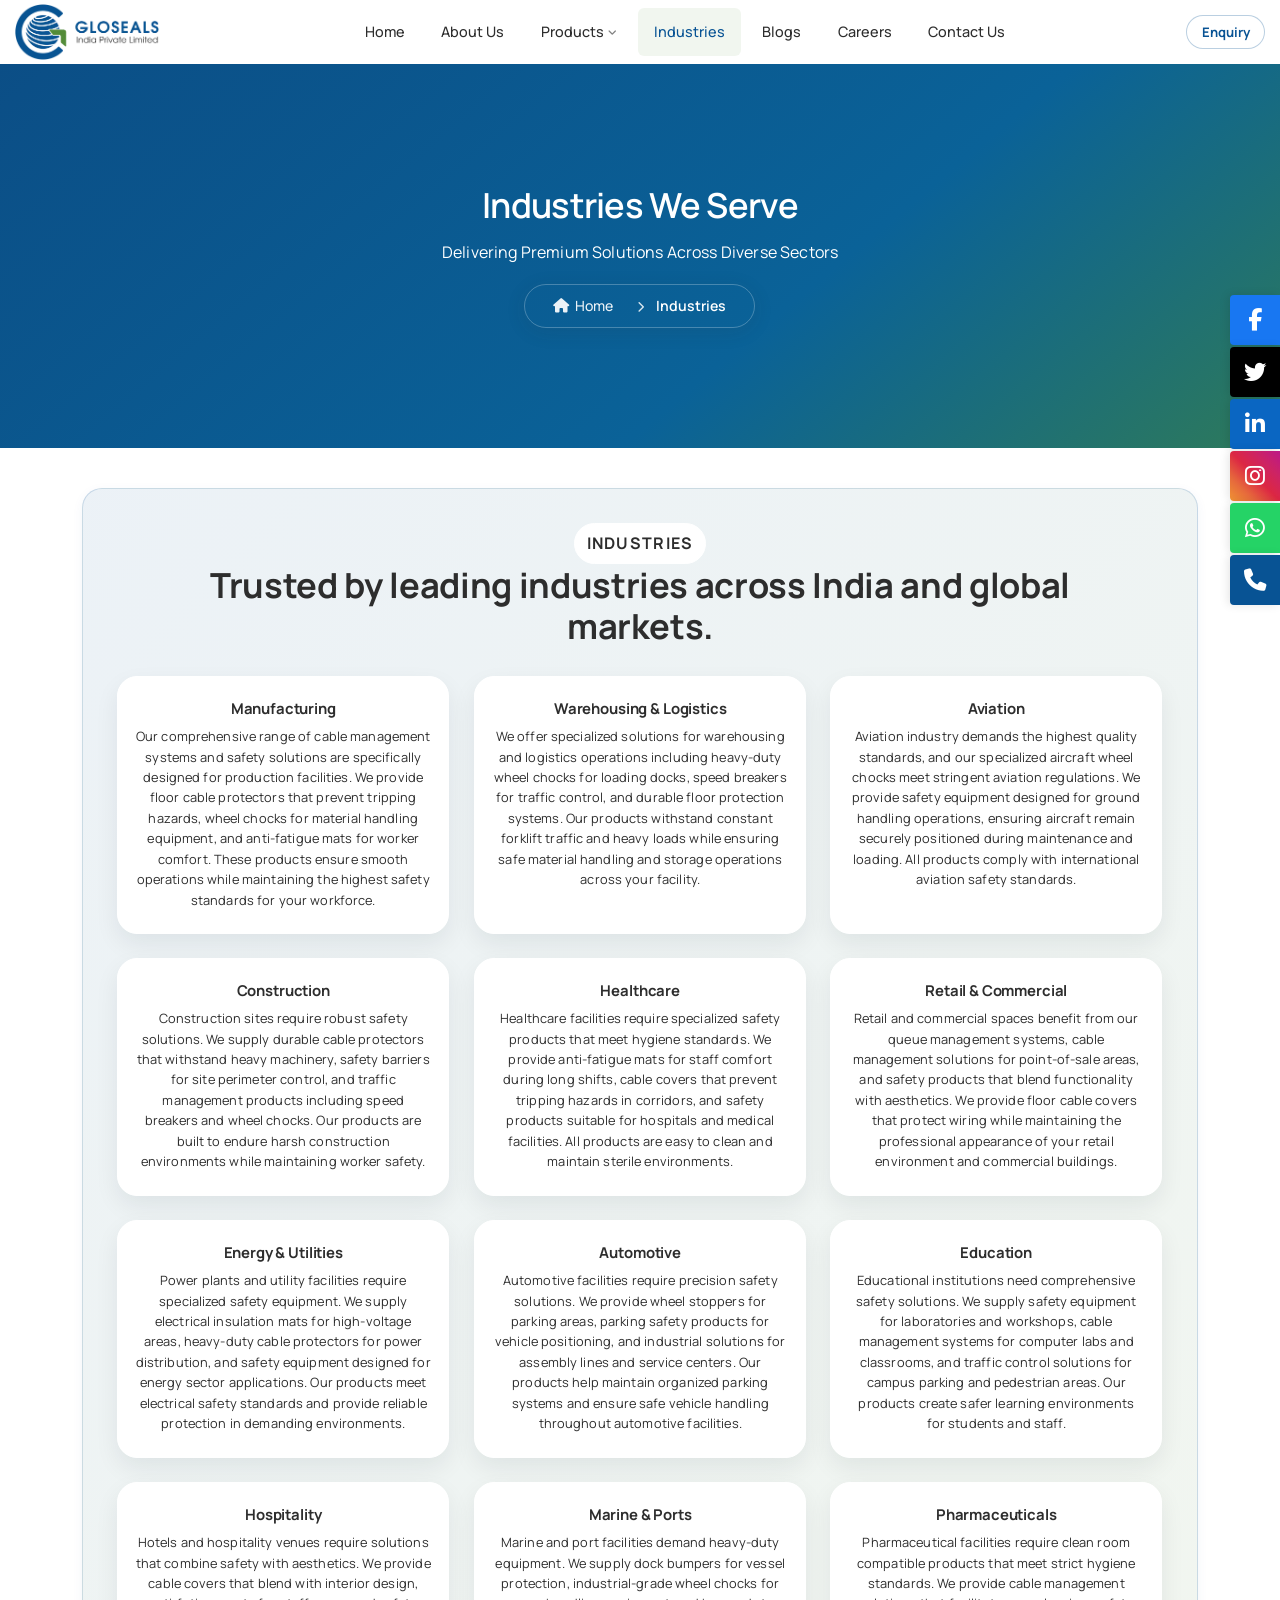
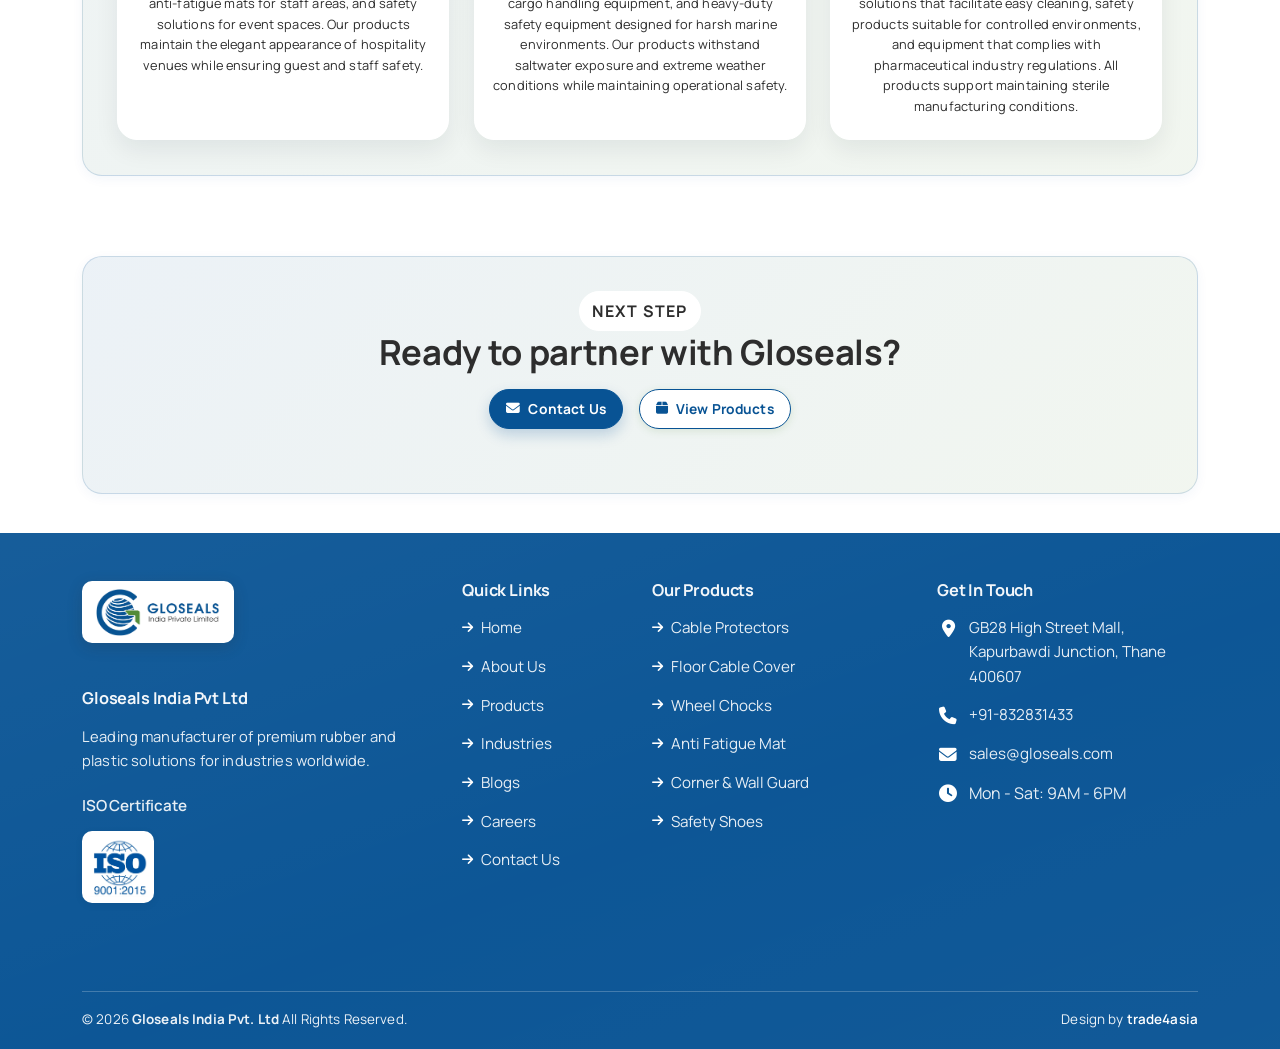
<file: gloseals/industries.html>
<!DOCTYPE html>
<html lang="en">
<head>
    <meta charset="UTF-8">
    <meta name="viewport" content="width=device-width, initial-scale=1.0">
    <meta http-equiv="Content-Type" content="text/html; charset=utf-8">
    <title>Industries We Serve - Gloseals India Pvt Ltd | Industrial Solutions</title>
    <meta name="description" content="Gloseals India serves diverse industries with premium rubber and plastic solutions. Discover how we support manufacturing, logistics, aviation, and more.">
    <meta name="keywords" content="industries, manufacturing, logistics, aviation, warehousing, industrial solutions">

    <!-- Favicon -->
    <link rel="icon" type="image/png" sizes="32x32" href="assets/img/logo/gloseals_logo.webp">
    <link rel="icon" type="image/png" sizes="16x16" href="assets/img/logo/gloseals_logo.webp">
    <link rel="apple-touch-icon" sizes="180x180" href="assets/img/logo/gloseals_logo.webp">
    
    <!-- Preconnect for Performance -->
    <link rel="preconnect" href="https://fonts.googleapis.com">
    <link rel="preconnect" href="https://fonts.gstatic.com" crossorigin>
    <link rel="dns-prefetch" href="https://cdn.jsdelivr.net">
    <link rel="dns-prefetch" href="https://cdnjs.cloudflare.com">
    
    <!-- Premium Google Fonts -->
    <link href="https://fonts.googleapis.com/css2?family=Manrope:wght@400;500;600;700;800;900&display=swap" rel="stylesheet">
    
    <!-- Bootstrap CSS -->
    <link href="https://cdn.jsdelivr.net/npm/bootstrap@5.3.0/dist/css/bootstrap.min.css" rel="stylesheet">
    
    <!-- Font Awesome -->
    <link rel="stylesheet" href="https://cdnjs.cloudflare.com/ajax/libs/font-awesome/6.4.0/css/all.min.css">
    <link rel="stylesheet" href="https://unpkg.com/aos@2.3.1/dist/aos.css">
    
    <!-- Custom CSS -->
    <link rel="stylesheet" href="assets/css/style.css?v=9.1">
</head>
<body class="site-modern">

<!-- Navigation -->
<nav class="navbar">
    <div class="container">
        <div class="nav-container">
            <!-- Logo -->
            <a href="#" class="brand-logo">
                <img src="assets/img/logo/gloseals_logo.webp" alt="Gloseals Logo" class="img-fluid" loading="lazy">
            </a>
            
            <!-- Desktop Menu - Centered Between Logo and Social Icons -->
            <ul class="nav-menu">
                <li><a href="index.html" class="nav-link">Home</a></li>
                <li><a href="about.html" class="nav-link">About Us</a></li>
                <li class="nav-dropdown">
                    <a href="#products" class="nav-link">Products <i class="fas fa-angle-down"></i></a>
                    <div class="dropdown-content">
                        <div class="dropdown-section">
                            <h6>Cable Protection</h6>
                            <a href="floor-cable-protectors.html">
                                <i class="fas fa-arrow-right"></i> Floor Cable Protectors
                            </a>
                            <a href="#">
                                <i class="fas fa-arrow-right"></i> Cable Covers
                            </a>
                            <a href="#">
                                <i class="fas fa-arrow-right"></i> Corner Guards
                            </a>
                        </div>
                        <div class="dropdown-section">
                            <h6>Safety Products</h6>
                            <a href="#">
                                <i class="fas fa-arrow-right"></i> Wheel Chocks
                            </a>
                            <a href="#">
                                <i class="fas fa-arrow-right"></i> Speed Breakers
                            </a>
                            <a href="#">
                                <i class="fas fa-arrow-right"></i> Industrial Safety Products
                            </a>
                        </div>
                    </div>
                </li>
                <li><a href="industries.html" class="nav-link active">Industries</a></li>
                <li><a href="blog.html" class="nav-link">Blogs</a></li>
                <li><a href="careers.html" class="nav-link">Careers</a></li>
                <li><a href="contact.html" class="nav-link">Contact Us</a></li>
            </ul>
            
            <!-- Right Side Wrapper -->
            <div class="nav-right">
                <!-- Social Media Links -->
                <a href="contact.html" class="nav-enquiry-btn" aria-label="Open enquiry page">Enquiry</a>
                
                <!-- Mobile Menu Toggle -->
                <button class="mobile-menu-toggle" aria-label="Toggle Menu">
                    <span></span>
                    <span></span>
                    <span></span>
                </button>
            </div>
        </div>
    </div>
</nav>

<!-- Mobile Menu -->
<div class="mobile-menu">
    <div class="container">
        <ul class="mobile-nav-list">
            <li><a href="index.html">Home</a></li>
            <li><a href="about.html">About Us</a></li>
            <li class="mobile-dropdown">
                <button type="button" class="mobile-dropdown-toggle" aria-label="Toggle Products Menu">Products <i class="fas fa-angle-down"></i></button>
                <ul class="mobile-dropdown-menu">
                    <li><a href="floor-cable-protectors.html"><i class="fas fa-arrow-right"></i> Floor Cable Protectors</a></li>
                    <li><a href="#"><i class="fas fa-arrow-right"></i> Cable Covers</a></li>
                    <li><a href="#"><i class="fas fa-arrow-right"></i> Corner Guards</a></li>
                    <li><a href="#"><i class="fas fa-arrow-right"></i> Wheel Chocks</a></li>
                    <li><a href="#"><i class="fas fa-arrow-right"></i> Speed Breakers</a></li>
                    <li><a href="#"><i class="fas fa-arrow-right"></i> Industrial Safety Products</a></li>
                </ul>
            </li>
            <li><a href="industries.html" class="active">Industries</a></li>
            <li><a href="blog.html">Blogs</a></li>
            <li><a href="careers.html">Careers</a></li>
            <li><a href="contact.html">Contact Us</a></li>
        </ul>
        
    </div>
</div>
<div class="mobile-menu-overlay"></div>

<!-- Page Banner -->
<section class="page-banner">
    <div class="container">
        <div class="row justify-content-center">
            <div class="col-lg-10 text-center">
                <h1 class="page-title">Industries We Serve</h1>
                <p class="page-subtitle">Delivering Premium Solutions Across Diverse Sectors</p>
                <nav aria-label="breadcrumb">
                    <ol class="breadcrumb justify-content-center">
                        <li class="breadcrumb-item"><a href="index.html"><i class="fas fa-home"></i> Home</a></li>
                        <li class="breadcrumb-item active" aria-current="page">Industries</li>
                    </ol>
                </nav>
            </div>
        </div>
    </div>
</section>

<!-- Industries Section -->
<section class="section section-light">
    <div class="container">
        <div class="why-modern">
            <div class="why-modern-head">
                <p class="why-eyebrow">Industries</p>
                <h2>Trusted by leading industries across India and global markets.</h2>
                <p>Our products serve diverse sectors with reliability, compliance, and long-term performance.</p>
            </div>

            <div class="row g-4">
            <div class="col-md-6 col-lg-4">
                <div class="why-feature-card">
                    <h4>Manufacturing</h4>
                    <p>Our comprehensive range of cable management systems and safety solutions are specifically designed for production facilities. We provide floor cable protectors that prevent tripping hazards, wheel chocks for material handling equipment, and anti-fatigue mats for worker comfort. These products ensure smooth operations while maintaining the highest safety standards for your workforce.</p>
                </div>
            </div>
            
            <div class="col-md-6 col-lg-4">
                <div class="why-feature-card">
                    <h4>Warehousing & Logistics</h4>
                    <p>We offer specialized solutions for warehousing and logistics operations including heavy-duty wheel chocks for loading docks, speed breakers for traffic control, and durable floor protection systems. Our products withstand constant forklift traffic and heavy loads while ensuring safe material handling and storage operations across your facility.</p>
                </div>
            </div>
            
            <div class="col-md-6 col-lg-4">
                <div class="why-feature-card">
                    <h4>Aviation</h4>
                    <p>Aviation industry demands the highest quality standards, and our specialized aircraft wheel chocks meet stringent aviation regulations. We provide safety equipment designed for ground handling operations, ensuring aircraft remain securely positioned during maintenance and loading. All products comply with international aviation safety standards.</p>
                </div>
            </div>
            
            <div class="col-md-6 col-lg-4">
                <div class="why-feature-card">
                    <h4>Construction</h4>
                    <p>Construction sites require robust safety solutions. We supply durable cable protectors that withstand heavy machinery, safety barriers for site perimeter control, and traffic management products including speed breakers and wheel chocks. Our products are built to endure harsh construction environments while maintaining worker safety.</p>
                </div>
            </div>
            
            <div class="col-md-6 col-lg-4">
                <div class="why-feature-card">
                    <h4>Healthcare</h4>
                    <p>Healthcare facilities require specialized safety products that meet hygiene standards. We provide anti-fatigue mats for staff comfort during long shifts, cable covers that prevent tripping hazards in corridors, and safety products suitable for hospitals and medical facilities. All products are easy to clean and maintain sterile environments.</p>
                </div>
            </div>
            
            <div class="col-md-6 col-lg-4">
                <div class="why-feature-card">
                    <h4>Retail & Commercial</h4>
                    <p>Retail and commercial spaces benefit from our queue management systems, cable management solutions for point-of-sale areas, and safety products that blend functionality with aesthetics. We provide floor cable covers that protect wiring while maintaining the professional appearance of your retail environment and commercial buildings.</p>
                </div>
            </div>
            
            <div class="col-md-6 col-lg-4">
                <div class="why-feature-card">
                    <h4>Energy & Utilities</h4>
                    <p>Power plants and utility facilities require specialized safety equipment. We supply electrical insulation mats for high-voltage areas, heavy-duty cable protectors for power distribution, and safety equipment designed for energy sector applications. Our products meet electrical safety standards and provide reliable protection in demanding environments.</p>
                </div>
            </div>
            
            <div class="col-md-6 col-lg-4">
                <div class="why-feature-card">
                    <h4>Automotive</h4>
                    <p>Automotive facilities require precision safety solutions. We provide wheel stoppers for parking areas, parking safety products for vehicle positioning, and industrial solutions for assembly lines and service centers. Our products help maintain organized parking systems and ensure safe vehicle handling throughout automotive facilities.</p>
                </div>
            </div>
            
            <div class="col-md-6 col-lg-4">
                <div class="why-feature-card">
                    <h4>Education</h4>
                    <p>Educational institutions need comprehensive safety solutions. We supply safety equipment for laboratories and workshops, cable management systems for computer labs and classrooms, and traffic control solutions for campus parking and pedestrian areas. Our products create safer learning environments for students and staff.</p>
                </div>
            </div>
            
            <div class="col-md-6 col-lg-4">
                <div class="why-feature-card">
                    <h4>Hospitality</h4>
                    <p>Hotels and hospitality venues require solutions that combine safety with aesthetics. We provide cable covers that blend with interior design, anti-fatigue mats for staff areas, and safety solutions for event spaces. Our products maintain the elegant appearance of hospitality venues while ensuring guest and staff safety.</p>
                </div>
            </div>
            
            <div class="col-md-6 col-lg-4">
                <div class="why-feature-card">
                    <h4>Marine & Ports</h4>
                    <p>Marine and port facilities demand heavy-duty equipment. We supply dock bumpers for vessel protection, industrial-grade wheel chocks for cargo handling equipment, and heavy-duty safety equipment designed for harsh marine environments. Our products withstand saltwater exposure and extreme weather conditions while maintaining operational safety.</p>
                </div>
            </div>
            
            <div class="col-md-6 col-lg-4">
                <div class="why-feature-card">
                    <h4>Pharmaceuticals</h4>
                    <p>Pharmaceutical facilities require clean room compatible products that meet strict hygiene standards. We provide cable management solutions that facilitate easy cleaning, safety products suitable for controlled environments, and equipment that complies with pharmaceutical industry regulations. All products support maintaining sterile manufacturing conditions.</p>
                </div>
            </div>
        </div>
        </div>
    </div>
</section>

<!-- CTA Section -->
<section class="section">
    <div class="container">
        <div class="contact-modern">
            <div class="contact-modern-head">
                <p class="contact-modern-eyebrow">Next Step</p>
                <h2>Ready to partner with Gloseals?</h2>
                <p>Let us provide the right industrial solutions for your specific industry needs.</p>
                <div class="d-flex gap-3 justify-content-center flex-wrap mt-3">
                    <a href="index.html#contact" class="btn btn-primary btn-lg"><i class="fas fa-envelope"></i> Contact Us</a>
                    <a href="index.html#products" class="btn btn-secondary btn-lg"><i class="fas fa-box"></i> View Products</a>
                </div>
            </div>
        </div>
    </div>
</section>
<!-- Footer -->
<footer class="footer footer-modern">
    <div class="container">
        <div class="footer-modern-top row g-4">
            <div class="col-lg-4 col-md-6">
                <a href="index.html" title="Gloseals India - Home" class="footer-brand-link">
                    <img src="assets/img/logo/gloseals_logo.webp" alt="Gloseals Logo" class="img-fluid footer-logo"
                        loading="lazy" width="180" height="60">
                </a>
                <h4><strong>Gloseals India Pvt Ltd</strong></h4>
                <p>Leading manufacturer of premium rubber and plastic solutions for industries worldwide.</p>
                <div class="iso-certificates footer-iso-modern mt-4">
                    <h5 class="iso-title">ISO Certificate</h5>
                    <img src="assets/img/iso-certificate/iso-certificate.webp" class="img-fluid" alt="ISO Certified"
                        loading="lazy" width="120" height="120">
                </div>
            </div>

            <div class="col-lg-2 col-md-6">
                <h4>Quick Links</h4>
                <ul class="footer-links">
                    <li><a href="index.html" title="Home - Gloseals India">Home</a></li>
                    <li><a href="about.html" title="About Us - Learn More">About Us</a></li>
                    <li><a href="index.html#products" title="Our Products">Products</a></li>
                    <li><a href="industries.html" title="Industries We Serve">Industries</a></li>
                    <li><a href="blog.html" title="Blog - Latest News">Blogs</a></li>
                    <li><a href="careers.html" title="Careers - Join Our Team">Careers</a></li>
                    <li><a href="contact.html" title="Contact Us">Contact Us</a></li>
                </ul>
            </div>

            <div class="col-lg-3 col-md-6">
                <h4>Our Products</h4>
                <ul class="footer-links">
                    <li><a href="monad-product.html" title="Cable Protectors - Industrial Solutions">Cable
                            Protectors</a></li>
                    <li><a href="monad-product.html" title="Floor Cable Cover - Protection Solutions">Floor Cable
                                Cover</a></li>
                    <li><a href="index.html#products" title="Wheel Chocks - Safety Equipment">Wheel Chocks</a></li>
                    <li><a href="index.html#products" title="Anti Fatigue Mat - Workplace Comfort">Anti Fatigue
                            Mat</a></li>
                    <li><a href="index.html#products" title="Corner & Wall Guard - Protection">Corner & Wall
                            Guard</a></li>
                    <li><a href="index.html#products" title="Safety Shoes - Protective Footwear">Safety Shoes</a>
                    </li>
                </ul>
            </div>

            <div class="col-lg-3 col-md-6">
                <h4>Get In Touch</h4>
                <ul class="footer-links">
                    <li><a href="https://www.google.com/maps/search/GB28+High+Street+Mall,+Kapurbawdi+Junction,+Thane,+400607"
                            target="_blank" rel="noopener noreferrer" title="Find us on Google Maps"><i
                                class="fas fa-map-marker-alt"></i> GB28 High Street Mall, Kapurbawdi Junction, Thane
                            400607</a></li>
                    <li><a href="tel:+91832831433" title="Call us at +91-832831433"><i class="fas fa-phone"></i>
                            +91-832831433</a></li>
                    <li><a href="mailto:sales@gloseals.com" title="Email us at sales@gloseals.com"><i
                                class="fas fa-envelope"></i> sales@gloseals.com</a></li>
                    <li title="Business Hours"><i class="fas fa-clock"></i> Mon - Sat: 9AM - 6PM</li>
                </ul>
            </div>
        </div>
        <div class="footer-bottom">
            <p>&copy; 2026 <strong>Gloseals India Pvt. Ltd</strong> All Rights Reserved.</p>
            <p>Design by <a href="https://www.trade4asia.com/" target="_blank"
                    title="Website Design by Trade4Asia">trade4asia</a></p>
        </div>
    </div>
</footer>

<!-- Fixed Action Buttons -->
<div class="fixed-action-buttons">
    <a href="https://www.facebook.com" target="_blank" rel="noopener noreferrer"
        class="action-btn social-btn facebook-btn" aria-label="Facebook" title="Facebook">
        <i class="fa-brands fa-facebook-f"></i>
        <span class="action-label">Facebook</span>
    </a>
    <a href="https://www.twitter.com" target="_blank" rel="noopener noreferrer"
        class="action-btn social-btn twitter-btn" aria-label="Twitter" title="Twitter">
        <i class="fa-brands fa-twitter"></i>
        <span class="action-label">Twitter</span>
    </a>
    <a href="https://www.linkedin.com" target="_blank" rel="noopener noreferrer"
        class="action-btn social-btn linkedin-btn" aria-label="LinkedIn" title="LinkedIn">
        <i class="fa-brands fa-linkedin-in"></i>
        <span class="action-label">LinkedIn</span>
    </a>
    <a href="https://www.instagram.com" target="_blank" rel="noopener noreferrer"
        class="action-btn social-btn instagram-btn" aria-label="Instagram" title="Instagram">
        <i class="fa-brands fa-instagram"></i>
        <span class="action-label">Instagram</span>
    </a>
    <a href="https://wa.me/91832831433" target="_blank" class="action-btn whatsapp-btn" aria-label="WhatsApp"
        title="Chat on WhatsApp">
        <i class="fa-brands fa-whatsapp"></i>
        <span class="action-label">WhatsApp</span>
    </a>
    <a href="tel:+91832831433" class="action-btn call-btn" aria-label="Call Us" title="Call Us">
        <i class="fa-solid fa-phone"></i>
        <span class="action-label">Call</span>
    </a>
</div>

<!-- Scroll to Top Button -->
<button class="scroll-to-top" id="scrollToTop" aria-label="Scroll to top" title="Back to Top">
    <i class="fa-solid fa-arrow-up "></i>
</button>

<!-- Bootstrap JS -->
<script src="https://cdn.jsdelivr.net/npm/bootstrap@5.3.0/dist/js/bootstrap.bundle.min.js"></script>
<script src="https://unpkg.com/aos@2.3.1/dist/aos.js"></script>
<!-- Custom JS -->
<script src="assets/js/main.js?v=4.6"></script>

</body>
</html>
</file>
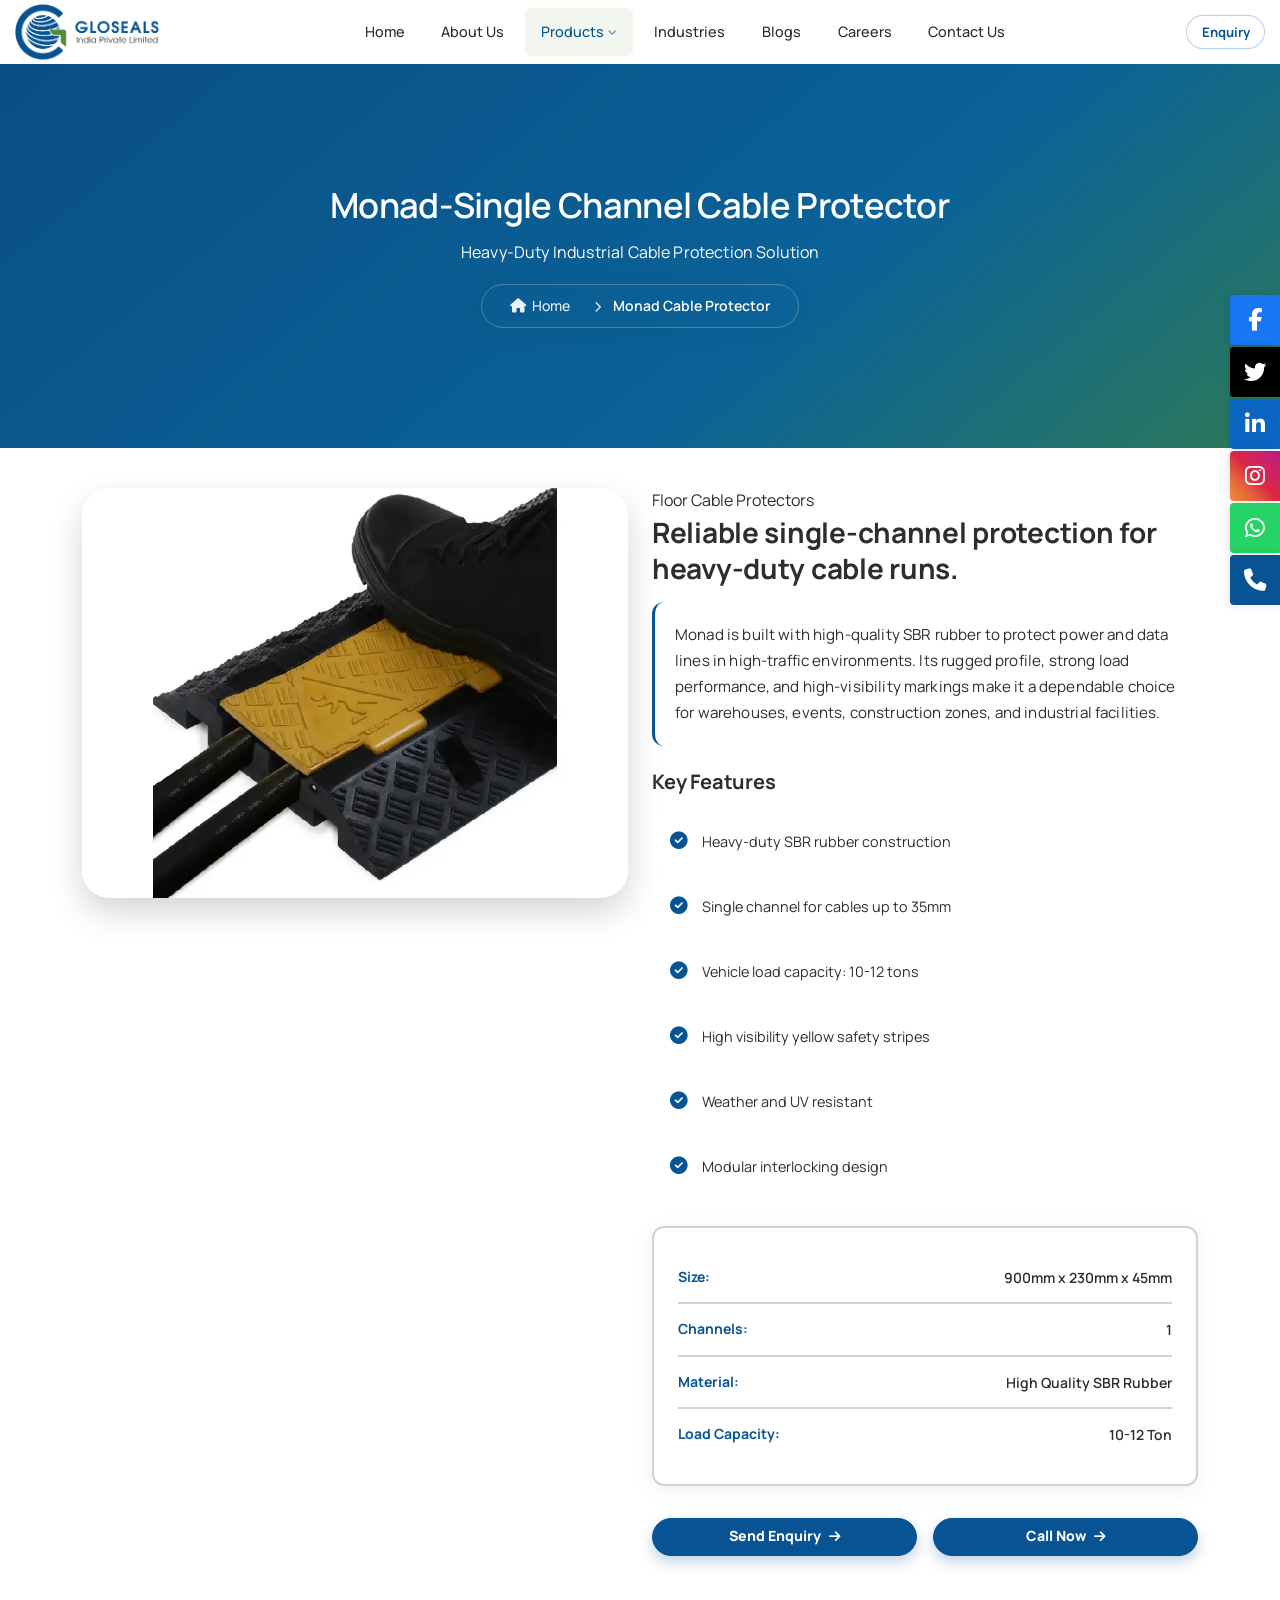
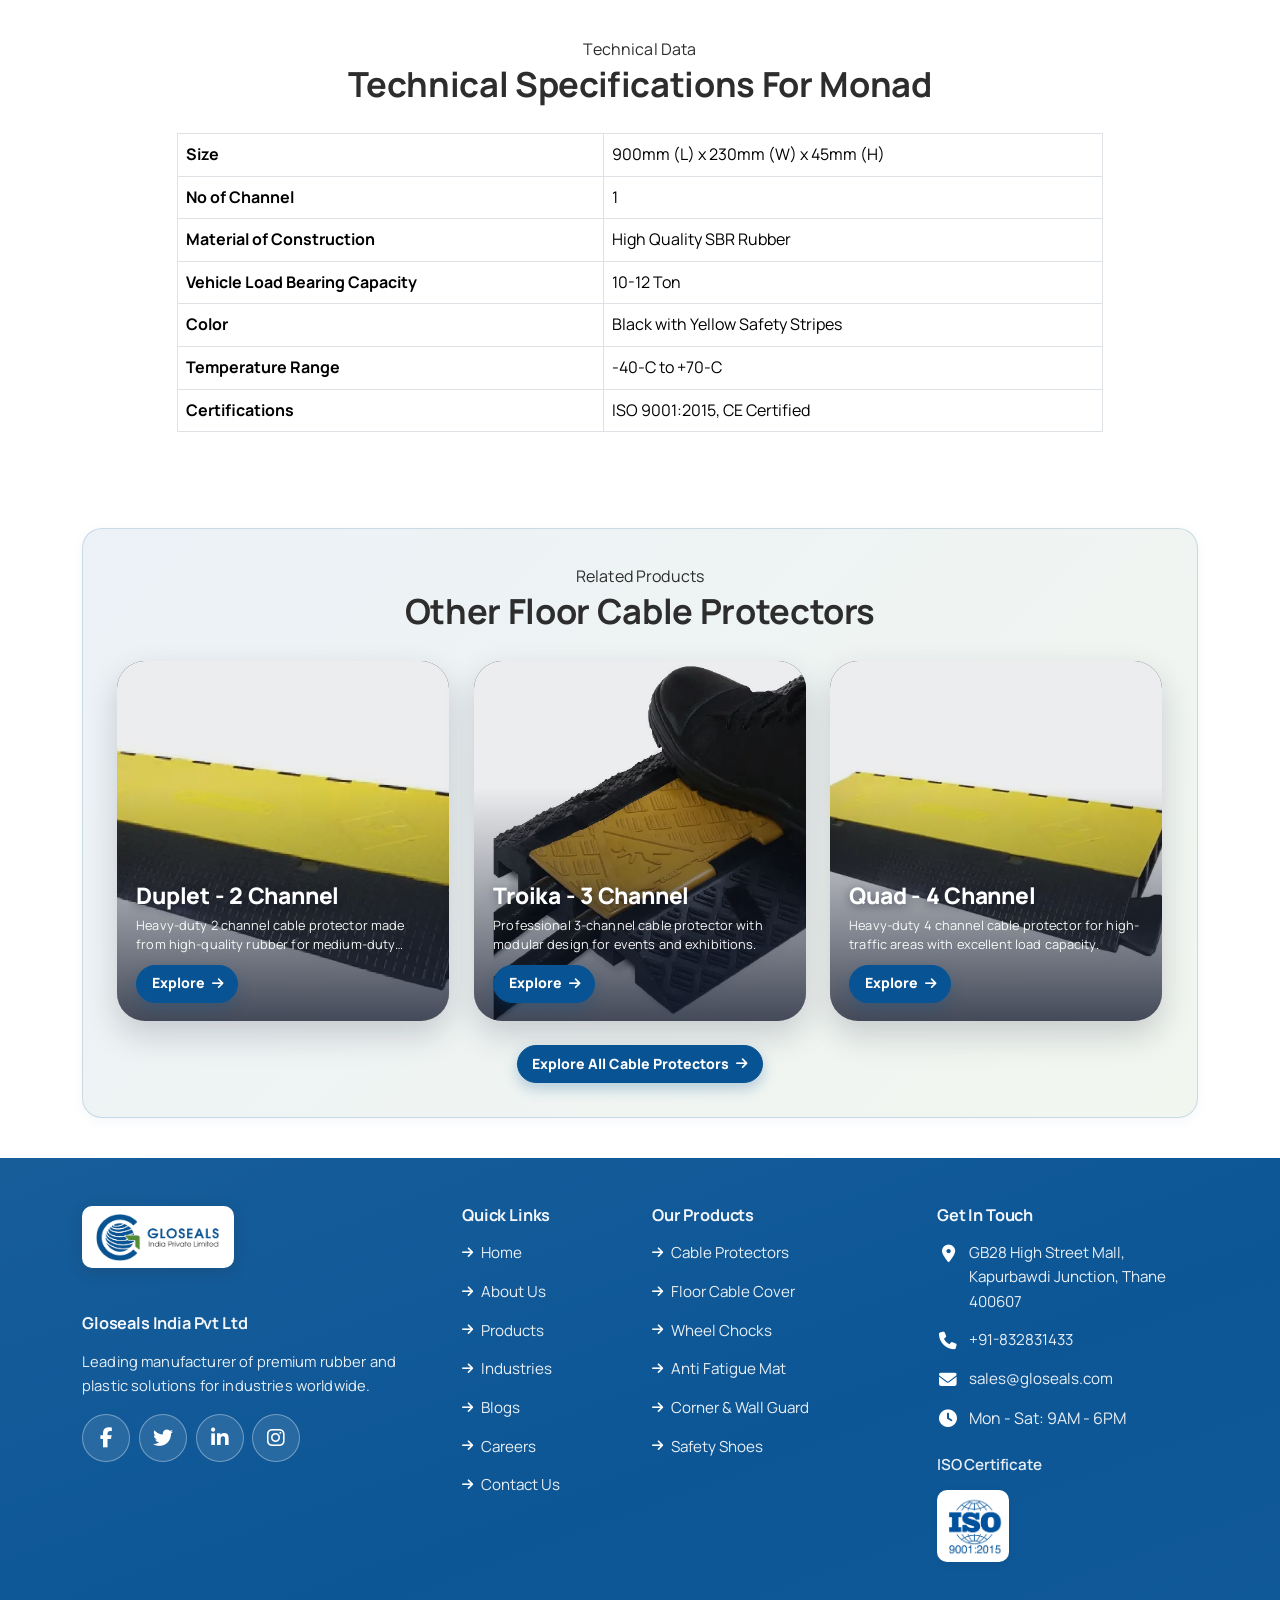
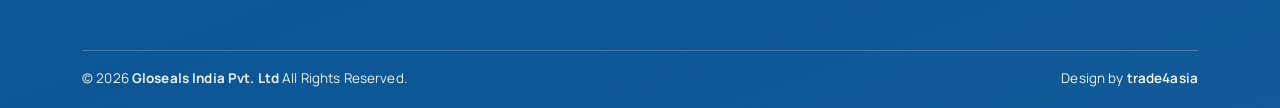
<file: gloseals/monad-product.html>
﻿<!DOCTYPE html>
<html lang="en">
<head>
    <meta charset="UTF-8">
    <meta name="viewport" content="width=device-width, initial-scale=1.0">
    <meta http-equiv="Content-Type" content="text/html; charset=utf-8">
    
    <!-- SEO Meta Tags -->
    <title>Monad-Single Channel Cable Protector | Heavy Duty SBR Rubber | Gloseals India</title>
    <meta name="description" content="Buy Monad-Single Channel Cable Protector (900mm x 230mm x 45mm) made from high-quality SBR rubber. Load capacity 10-12 tons. Perfect for industrial and commercial use. ISO certified.">
    <meta name="keywords" content="cable protector, single channel cable protector, SBR rubber cable protector, industrial cable protector, heavy duty cable protector, monad cable protector, floor cable protector, cable management">
    
    <!-- Open Graph / Facebook -->
    <meta property="og:type" content="product">
    <meta property="og:url" content="https://gloseals.com/monad-product.html">
    <meta property="og:title" content="Monad-Single Channel Cable Protector | Gloseals India">
    <meta property="og:description" content="Heavy-duty single channel cable protector. Load capacity: 10-12 tons. Made from high-quality SBR rubber.">
    <meta property="og:image" content="https://gloseals.com/assets/img/products/cable-protectors/Cable-Protectors (2).webp">
    
    <!-- Canonical URL -->
    <link rel="canonical" href="https://gloseals.com/monad-product.html">
    
    <!-- Favicon -->
    <link rel="icon" type="image/png" sizes="32x32" href="assets/img/logo/gloseals_logo.webp">
    <link rel="icon" type="image/png" sizes="16x16" href="assets/img/logo/gloseals_logo.webp">
    <link rel="apple-touch-icon" sizes="180x180" href="assets/img/logo/gloseals_logo.webp">
    
    <!-- Preconnect for Performance -->
    <link rel="preconnect" href="https://fonts.googleapis.com">
    <link rel="preconnect" href="https://fonts.gstatic.com" crossorigin>
    <link rel="dns-prefetch" href="https://cdn.jsdelivr.net">
    <link rel="dns-prefetch" href="https://cdnjs.cloudflare.com">
    
    <!-- Google Fonts -->
    <link href="https://fonts.googleapis.com/css2?family=Manrope:wght@400;500;600;700;800;900&display=swap" rel="stylesheet">
    
    <!-- Bootstrap CSS -->
    <link href="https://cdn.jsdelivr.net/npm/bootstrap@5.3.0/dist/css/bootstrap.min.css" rel="stylesheet">
    
    <!-- Font Awesome -->
    <link rel="stylesheet" href="https://cdnjs.cloudflare.com/ajax/libs/font-awesome/6.4.0/css/all.min.css">
    <link rel="stylesheet" href="https://unpkg.com/aos@2.3.1/dist/aos.css">
    
    <!-- Custom CSS -->
    <link rel="stylesheet" href="assets/css/style.css?v=9.1">
</head>
<body class="site-modern monad-page">

<!-- Navigation -->
<nav class="navbar">
    <div class="container">
        <div class="nav-container">
            <!-- Logo -->
            <a href="index.html" class="brand-logo">
                <img src="assets/img/logo/gloseals_logo.webp" alt="Gloseals Logo" class="img-fluid" loading="lazy">
            </a>
            
            <!-- Desktop Menu - Centered Between Logo and Social Icons -->
            <ul class="nav-menu">
                <li><a href="index.html" class="nav-link">Home</a></li>
                <li><a href="about.html" class="nav-link">About Us</a></li>
                <li class="nav-dropdown">
                    <a href="index.html#products" class="nav-link active">Products <i class="fas fa-angle-down"></i></a>
                    <div class="dropdown-content">
                        <div class="dropdown-section">
                            <h6>Cable Protection</h6>
                            <a href="floor-cable-protectors.html">
                                <i class="fas fa-arrow-right"></i> Floor Cable Protectors
                            </a>
                            <a href="#">
                                <i class="fas fa-arrow-right"></i> Cable Covers
                            </a>
                            <a href="#">
                                <i class="fas fa-arrow-right"></i> Corner Guards
                            </a>
                        </div>
                        <div class="dropdown-section">
                            <h6>Safety Products</h6>
                            <a href="#">
                                <i class="fas fa-arrow-right"></i> Wheel Chocks
                            </a>
                            <a href="#">
                                <i class="fas fa-arrow-right"></i> Speed Breakers
                            </a>
                            <a href="#">
                                <i class="fas fa-arrow-right"></i> Industrial Safety Products
                            </a>
                        </div>
                    </div>
                </li>
                <li><a href="industries.html" class="nav-link">Industries</a></li>
                <li><a href="blog.html" class="nav-link">Blogs</a></li>
                <li><a href="careers.html" class="nav-link">Careers</a></li>
                <li><a href="contact.html" class="nav-link">Contact Us</a></li>
            </ul>
            
            <!-- Right Side Wrapper -->
            <div class="nav-right">
                <!-- Social Media Links -->
                <a href="contact.html" class="nav-enquiry-btn" aria-label="Open enquiry page">Enquiry</a>
                
                <!-- Mobile Menu Toggle -->
                <button class="mobile-menu-toggle" aria-label="Toggle Menu">
                    <span></span>
                    <span></span>
                    <span></span>
                </button>
            </div>
        </div>
    </div>
</nav>

<!-- Mobile Menu -->
<div class="mobile-menu">
    <div class="container">
        <ul class="mobile-nav-list">
            <li><a href="index.html">Home</a></li>
            <li><a href="about.html">About Us</a></li>
            <li class="mobile-dropdown">
                <button type="button" class="mobile-dropdown-toggle" aria-label="Toggle Products Menu">Products <i class="fas fa-angle-down"></i></button>
                <ul class="mobile-dropdown-menu">
                    <li><a href="floor-cable-protectors.html" class="active"><i class="fas fa-arrow-right"></i> Floor Cable Protectors</a></li>
                    <li><a href="#"><i class="fas fa-arrow-right"></i> Cable Covers</a></li>
                    <li><a href="#"><i class="fas fa-arrow-right"></i> Corner Guards</a></li>
                    <li><a href="#"><i class="fas fa-arrow-right"></i> Wheel Chocks</a></li>
                    <li><a href="#"><i class="fas fa-arrow-right"></i> Speed Breakers</a></li>
                    <li><a href="#"><i class="fas fa-arrow-right"></i> Industrial Safety Products</a></li>
                </ul>
            </li>
            <li><a href="industries.html" title="Industries We Serve">Industries</a></li>
            <li><a href="blog.html" title="Blog - Latest News & Insights">Blogs</a></li>
            <li><a href="careers.html" title="Careers - Join Our Team">Careers</a></li>
            <li><a href="contact.html" title="Contact Us - Get in Touch">Contact Us</a></li>
        </ul>
        
    </div>
</div>
<div class="mobile-menu-overlay"></div>

<!-- Page Banner -->
<section class="page-banner">
    <div class="container">
        <div class="row justify-content-center">
            <div class="col-lg-10 text-center">
                <h1 class="page-title">Monad-Single Channel Cable Protector</h1>
                <p class="page-subtitle">Heavy-Duty Industrial Cable Protection Solution</p>
                <nav aria-label="breadcrumb">
                    <ol class="breadcrumb justify-content-center">
                        <li class="breadcrumb-item"><a href="index.html"><i class="fas fa-home"></i> Home</a></li>
                        <li class="breadcrumb-item active" aria-current="page">Monad Cable Protector</li>
                    </ol>
                </nav>
            </div>
        </div>
    </div>
</section>

<!-- Product Details Section -->
<section class="section">
    <div class="container">
        <div class="row monad-product-detail-row align-items-start">
            <!-- Product Images -->
            <div class="col-lg-6 product-image-1 align-self-start">
                <div class="product-image-gallery">
                    <div class="main-image">
                        <picture>
                            <source srcsetslitt sapve show="assets/img/products/cable-protectors/Cable-Protectors (2).webp" type="image/webp">
                            <img src="assets/img/products/cable-protectors/Cable-Protectors (2).webp" 
                                 alt="Monad-Single Channel Cable Protector" 
                                 class="img-fluid"
                                 loading="lazy">
                        </picture>
                    </div>
                </div>
            </div>
            
            <!-- Product Information -->
            <div class="col-lg-6">
                <span class="products-modern-eyebrow">Floor Cable Protectors</span>
                <h2 class="product-title">Reliable single-channel protection for heavy-duty cable runs.</h2>
                
                <p class="product-description">
                    Monad is built with high-quality SBR rubber to protect power and data lines in high-traffic environments.
                    Its rugged profile, strong load performance, and high-visibility markings make it a dependable choice
                    for warehouses, events, construction zones, and industrial facilities.
                </p>
                
                <!-- Key Features -->
                <div class="product-features">
                    <h3>Key Features</h3>
                    <ul>
                        <li><i class="fas fa-check-circle"></i> Heavy-duty SBR rubber construction</li>
                        <li><i class="fas fa-check-circle"></i> Single channel for cables up to 35mm</li>
                        <li><i class="fas fa-check-circle"></i> Vehicle load capacity: 10-12 tons</li>
                        <li><i class="fas fa-check-circle"></i> High visibility yellow safety stripes</li>
                        <li><i class="fas fa-check-circle"></i> Weather and UV resistant</li>
                        <li><i class="fas fa-check-circle"></i> Modular interlocking design</li>
                    </ul>
                </div>
                
                <!-- Quick Specs -->
                <div class="quick-specs">
                    <div class="spec-row">
                        <div class="spec-label">Size:</div>
                        <div class="spec-value">900mm x 230mm x 45mm</div>
                    </div>
                    <div class="spec-row">
                        <div class="spec-label">Channels:</div>
                        <div class="spec-value">1</div>
                    </div>
                    <div class="spec-row">
                        <div class="spec-label">Material:</div>
                        <div class="spec-value">High Quality SBR Rubber</div>
                    </div>
                    <div class="spec-row">
                        <div class="spec-label">Load Capacity:</div>
                        <div class="spec-value">10-12 Ton</div>
                    </div>
                </div>
                
                <!-- CTA Buttons -->
                <div class="product-actions">
                    <button type="button" class="product-clean-link" data-bs-toggle="modal" data-bs-target="#enquiryModal">
                        Send Enquiry <i class="fas fa-arrow-right"></i>
                    </button>
                    <a href="tel:+91832831433" class="product-clean-link">
                        Call Now <i class="fas fa-arrow-right"></i>
                    </a>
                </div>
            </div>
        </div>
    </div>
</section>

<!-- Technical Specifications Section -->
<section class="section section-light">
    <div class="container">
        <div class="products-modern-head">
            <p class="products-modern-eyebrow">Technical Data</p>
            <h2>Technical Specifications For Monad</h2>
            <p>Detailed dimensions, channel information, material grade, and load-bearing values for planning and procurement.</p>
        </div>
        <div class="row justify-content-center">
            <div class="col-lg-10">
                <div class="table-responsive">
                    <table class="table table-bordered">
                        <tbody>
                            <tr>
                                <th>Size</th>
                                <td>900mm (L) x 230mm (W) x 45mm (H)</td>
                            </tr>
                            <tr>
                                <th>No of Channel</th>
                                <td>1</td>
                            </tr>
                            <tr>
                                <th>Material of Construction</th>
                                <td>High Quality SBR Rubber</td>
                            </tr>
                            <tr>
                                <th>Vehicle Load Bearing Capacity</th>
                                <td>10-12 Ton</td>
                            </tr>
                            <tr>
                                <th>Color</th>
                                <td>Black with Yellow Safety Stripes</td>
                            </tr>
                            <tr>
                                <th>Temperature Range</th>
                                <td>-40-C to +70-C</td>
                            </tr>
                            <tr>
                                <th>Certifications</th>
                                <td>ISO 9001:2015, CE Certified</td>
                            </tr>
                        </tbody>
                    </table>
                </div>
            </div>
        </div>
    </div>
</section>

<!-- Enquiry Modal -->
<div class="modal fade" id="enquiryModal" tabindex="-1" aria-labelledby="enquiryModalLabel" aria-hidden="true">
    <div class="modal-dialog modal-dialog-centered">
        <div class="modal-content">
            <div class="modal-header">
                <div class="brand-section">
                    <img src="assets/img/logo/gloseals_logo.webp" alt="Gloseals Logo">
                </div>
                <button type="button" class="btn btn-secondary" data-bs-dismiss="modal">Cancel</button>
            </div>
            
            <div class="modal-body">
                <h3 class="enquiry-heading" id="enquiryModalHeading">Product Enquiry</h3>
                <div class="title-underline"></div>
                
                <form id="enquiryForm" novalidate>
                    <div class="mb-3">
                        <label for="enquiryName" class="form-label">Full Name <span class="text-danger">*</span></label>
                        <input type="text" class="form-control" id="enquiryName" placeholder="Full Name" required>
                        <div class="invalid-feedback">Please enter your name.</div>
                    </div>
                    
                    <div class="mb-3">
                        <label for="enquiryEmail" class="form-label">Email Address <span class="text-danger">*</span></label>
                        <input type="email" class="form-control" id="enquiryEmail" placeholder="Email Address" required>
                        <div class="invalid-feedback">Please enter a valid email.</div>
                    </div>
                    
                    <div class="mb-3">
                        <label for="enquiryPhone" class="form-label">Phone Number <span class="text-danger">*</span></label>
                        <input type="tel" class="form-control" id="enquiryPhone" placeholder="Phone Number" required pattern="[0-9]{10}">
                        <div class="invalid-feedback">Please enter a valid 10-digit phone number.</div>
                    </div>
                    
                    <div class="mb-3">
                        <label for="enquiryCompany" class="form-label">Company Name</label>
                        <input type="text" class="form-control" id="enquiryCompany" placeholder="Company Name">
                    </div>
                    
                    <div class="mb-3">
                        <label for="enquiryProduct" class="form-label">Product of Interest</label>
                        <select class="form-select" id="enquiryProduct">
                            <option value="">Select a product</option>
                            <option value="monad" selected>Monad - Single Channel</option>
                            <option value="duplet">Duplet - 2 Channel</option>
                            <option value="troika">Troika - 3 Channel</option>
                            <option value="quad">Quad - 4 Channel</option>
                            <option value="quintet">Quintet - 5 Channel</option>
                            <option value="other">Other Products</option>
                        </select>
                    </div>
                    
                    <div class="mb-3">
                        <label for="enquiryMessage" class="form-label">Message <span class="text-danger">*</span></label>
                        <textarea class="form-control" id="enquiryMessage" rows="2" placeholder="Your Message" required></textarea>
                        <div class="invalid-feedback">Please enter your message.</div>
                    </div>
                    
                    <div class="mb-3">
                        <label class="form-label">Security Check</label>
                        <div class="captcha-wrapper-bootstrap">
                            <div class="captcha-box-bootstrap">
                                <span id="enquiryCaptchaQuestion"></span>
                                <button type="button" class="btn-refresh-captcha-bootstrap" id="refreshEnquiryCaptcha">
                                    <i class="fas fa-sync-alt"></i>
                                </button>
                            </div>
                            <input type="number" class="form-control captcha-input-bootstrap" id="enquiryCaptchaAnswer" placeholder="Your Answer" required>
                        </div>
                    </div>
                    
                    <button type="submit" class="btn btn-primary w-100">
                        <i class="fas fa-paper-plane"></i> Submit Enquiry
                    </button>
                </form>
            </div>
        </div>
    </div>
</div>

<!-- Related Products Section -->
<section class="section">
    <div class="container">
        <div class="products-modern">
            <div class="products-modern-head">
                <p class="products-modern-eyebrow">Related Products</p>
                <h2>Other Floor Cable Protectors</h2>
                <p>Explore more variants from our cable protector range for different channel and load requirements.</p>
            </div>

            <div class="row g-4">
                <div class="col-md-6 col-lg-4">
                    <article class="product-clean-card">
                        <img src="assets/img/products/cable-protectors/duplet-2-channel.webp" alt="Duplet 2 Channel Cable Protector" class="img-fluid" loading="lazy">
                        <div class="product-clean-body">
                            <h3>Duplet - 2 Channel</h3>
                            <p>Heavy-duty 2 channel cable protector made from high-quality rubber for medium-duty applications.</p>
                            <a href="floor-cable-protectors.html" class="product-clean-link">Explore <i class="fas fa-arrow-right"></i></a>
                        </div>
                    </article>
                </div>

                <div class="col-md-6 col-lg-4">
                    <article class="product-clean-card">
                        <img src="assets/img/products/cable-protectors/troika-3-channel.webp" alt="Troika 3 Channel Cable Protector" class="img-fluid" loading="lazy">
                        <div class="product-clean-body">
                            <h3>Troika - 3 Channel</h3>
                            <p>Professional 3-channel cable protector with modular design for events and exhibitions.</p>
                            <a href="floor-cable-protectors.html" class="product-clean-link">Explore <i class="fas fa-arrow-right"></i></a>
                        </div>
                    </article>
                </div>

                <div class="col-md-6 col-lg-4">
                    <article class="product-clean-card">
                        <img src="assets/img/products/Floor -cable-protectors/Troika-3-Channel (1).webp" alt="Quad 4 Channel Cable Protector" class="img-fluid" loading="lazy">
                        <div class="product-clean-body">
                            <h3>Quad - 4 Channel</h3>
                            <p>Heavy-duty 4 channel cable protector for high-traffic areas with excellent load capacity.</p>
                            <a href="floor-cable-protectors.html" class="product-clean-link">Explore <i class="fas fa-arrow-right"></i></a>
                        </div>
                    </article>
                </div>
            </div>

            <div class="row mt-4">
                <div class="col-12 text-center">
                    <a href="floor-cable-protectors.html" class="product-clean-link" title="View All Cable Protectors">Explore All Cable Protectors <i class="fas fa-arrow-right"></i></a>
                </div>
            </div>
        </div>
    </div>
</section>

<!-- Footer -->
<footer class="footer footer-modern">
    <div class="container">
        <div class="footer-modern-top row g-4">
            <div class="col-lg-4 col-md-6">
                <a href="index.html" title="Gloseals India - Home" class="footer-brand-link">
                    <img src="assets/img/logo/gloseals_logo.webp" alt="Gloseals Logo" class="img-fluid footer-logo" loading="lazy" width="180" height="60">
                </a>
                <h4>Gloseals India Pvt Ltd</h4>
                <p>Leading manufacturer of premium rubber and plastic solutions for industries worldwide.</p>
                <div class="social-links footer-social-modern">
                    <a href="https://www.facebook.com" target="_blank" aria-label="Facebook"><i class="fab fa-facebook-f"></i></a>
                    <a href="https://www.twitter.com" target="_blank" aria-label="Twitter"><i class="fab fa-twitter"></i></a>
                    <a href="https://www.linkedin.com" target="_blank" aria-label="LinkedIn"><i class="fab fa-linkedin-in"></i></a>
                    <a href="https://www.instagram.com" target="_blank" aria-label="Instagram"><i class="fab fa-instagram"></i></a>
                </div>
            </div>

            <div class="col-lg-2 col-md-6">
                <h4>Quick Links</h4>
                <ul class="footer-links">
                    <li><a href="index.html" title="Home - Gloseals India">Home</a></li>
                    <li><a href="about.html" title="About Us - Learn More">About Us</a></li>
                    <li><a href="index.html#products" title="Our Products">Products</a></li>
                    <li><a href="industries.html" title="Industries We Serve">Industries</a></li>
                    <li><a href="blog.html" title="Blog - Latest News">Blogs</a></li>
                    <li><a href="careers.html" title="Careers - Join Our Team">Careers</a></li>
                    <li><a href="contact.html" title="Contact Us">Contact Us</a></li>
                </ul>
            </div>

            <div class="col-lg-3 col-md-6">
                <h4>Our Products</h4>
                <ul class="footer-links">
                    <li><a href="monad-product.html" title="Cable Protectors - Industrial Solutions">Cable Protectors</a></li>
                    <li><a href="monad-product.html" title="Floor Cable Cover - Protection Solutions">Floor Cable Cover</a></li>
                    <li><a href="index.html#products" title="Wheel Chocks - Safety Equipment">Wheel Chocks</a></li>
                    <li><a href="index.html#products" title="Anti Fatigue Mat - Workplace Comfort">Anti Fatigue Mat</a></li>
                    <li><a href="index.html#products" title="Corner & Wall Guard - Protection">Corner & Wall Guard</a></li>
                    <li><a href="index.html#products" title="Safety Shoes - Protective Footwear">Safety Shoes</a></li>
                </ul>
            </div>

            <div class="col-lg-3 col-md-6">
                <h4>Get In Touch</h4>
                <ul class="footer-links">
                    <li><a href="https://www.google.com/maps/search/GB28+High+Street+Mall,+Kapurbawdi+Junction,+Thane,+400607" target="_blank" rel="noopener noreferrer" title="Find us on Google Maps"><i class="fas fa-map-marker-alt"></i> GB28 High Street Mall, Kapurbawdi Junction, Thane 400607</a></li>
                    <li><a href="tel:+91832831433" title="Call us at +91-832831433"><i class="fas fa-phone"></i> +91-832831433</a></li>
                    <li><a href="mailto:sales@gloseals.com" title="Email us at sales@gloseals.com"><i class="fas fa-envelope"></i> sales@gloseals.com</a></li>
                    <li title="Business Hours"><i class="fas fa-clock"></i> Mon - Sat: 9AM - 6PM</li>
                </ul>
                <div class="iso-certificates footer-iso-modern mt-4">
                    <h5 class="iso-title">ISO Certificate</h5>
                    <img src="assets/img/iso-certificate/iso-certificate.webp" alt="ISO Certified" loading="lazy" width="120" height="120">
                </div>
            </div>
        </div>
        <div class="footer-bottom">
            <p>&copy; 2026 <strong>Gloseals India Pvt. Ltd</strong> All Rights Reserved.</p>
            <p>Design by <a href="https://www.trade4asia.com/" target="_blank" title="Website Design by Trade4Asia">trade4asia</a></p>
        </div>
    </div>
</footer>

<!-- Bootstrap JS -->
<script src="https://cdn.jsdelivr.net/npm/bootstrap@5.3.0/dist/js/bootstrap.bundle.min.js"></script>
<!-- AOS Library -->
<script src="https://unpkg.com/aos@2.3.1/dist/aos.js"></script>
<!-- Custom JS -->
<script src="assets/js/main.js?v=4.6"></script>

<!-- Fixed Action Buttons -->
<div class="fixed-action-buttons">
    <a href="https://www.facebook.com" target="_blank" rel="noopener noreferrer" class="action-btn social-btn facebook-btn" aria-label="Facebook" title="Facebook">
        <i class="fa-brands fa-facebook-f"></i>
        <span class="action-label">Facebook</span>
    </a>
    <a href="https://www.twitter.com" target="_blank" rel="noopener noreferrer" class="action-btn social-btn twitter-btn" aria-label="Twitter" title="Twitter">
        <i class="fa-brands fa-twitter"></i>
        <span class="action-label">Twitter</span>
    </a>
    <a href="https://www.linkedin.com" target="_blank" rel="noopener noreferrer" class="action-btn social-btn linkedin-btn" aria-label="LinkedIn" title="LinkedIn">
        <i class="fa-brands fa-linkedin-in"></i>
        <span class="action-label">LinkedIn</span>
    </a>
    <a href="https://www.instagram.com" target="_blank" rel="noopener noreferrer" class="action-btn social-btn instagram-btn" aria-label="Instagram" title="Instagram">
        <i class="fa-brands fa-instagram"></i>
        <span class="action-label">Instagram</span>
    </a>
    <a href="https://wa.me/91832831433" target="_blank" class="action-btn whatsapp-btn" aria-label="WhatsApp" title="Chat on WhatsApp">
        <i class="fa-brands fa-whatsapp"></i>
        <span class="action-label">WhatsApp</span>
    </a>
    <a href="tel:+91832831433" class="action-btn call-btn" aria-label="Call Us" title="Call Us">
        <i class="fa-solid fa-phone"></i>
        <span class="action-label">Call</span>
    </a>
</div>

<!-- Scroll to Top Button -->
<button class="scroll-to-top" id="scrollToTop" aria-label="Scroll to top" title="Back to Top">
    <i class="fa-solid fa-arrow-up"></i>
</button>

</body>
</html>
</file>
<file: gloseals/assets/css/style.css>
@import url('https://fonts.googleapis.com/css2?family=Manrope:wght@400;500;600;700;800;900&display=swap');

/* ******************** CSS-VARIABLES-START ******************** */
/* CSS ROOT VARIABLES */
:root {
    /* Brand Colors - Blue and Green */
    --primary-color: #085394;
    --primary-dark: #085394;
    --primary-light: #085394;
    --secondary-color: #538C38;
    --secondary-dark: #538C38;
    --secondary-light: #538C38;
    --accent-color: #538C38;
    --accent-dark: #538C38;
    --accent-light: #538C38;
    --success-color: #538C38;

    --white: #FFFFFF;
    --gray-50: #FFFFFF;
    --gray-100: #FFFFFF;
    --gray-200: #FFFFFF;
    --gray-300: #FFFFFF;
    --gray-400: #2D2D2D;
    --gray-500: #2D2D2D;
    --gray-600: #2D2D2D;
    --gray-700: #2D2D2D;
    --gray-800: #2D2D2D;
    --gray-900: #2D2D2D;
    --heading-gray: #2D2D2D;
    --black: #2D2D2D;

    /* TYPOGRAPHY */
    --font-primary: 'Manrope', -apple-system, BlinkMacSystemFont, 'Segoe UI', sans-serif;
    --font-secondary: 'Manrope', sans-serif;

    --text-xs: 0.75rem;
    --text-sm: 0.875rem;
    --text-base: 0.9375rem;
    --text-lg: 1.05rem;
    --text-xl: 1.15rem;
    --text-2xl: 1.4rem;
    --text-3xl: 1.75rem;
    --text-4xl: 2.1rem;
    --text-5xl: 2.5rem;
    --text-6xl: 3rem;

    /* SPACING */
    --spacing-1: 0.25rem;
    --spacing-2: 0.5rem;
    --spacing-3: 0.75rem;
    --spacing-4: 1rem;
    --spacing-5: 1.25rem;
    --spacing-6: 1.5rem;
    --spacing-8: 2rem;
    --spacing-10: 2.5rem;
    --spacing-12: 3rem;
    --spacing-16: 4rem;
    --spacing-20: 5rem;
    --spacing-24: 6rem;

    /* BORDER RADIUS */
    --radius-sm: 0.25rem;
    --radius-md: 0.5rem;
    --radius-lg: 0.75rem;
    --radius-xl: 1rem;
    --radius-2xl: 1.5rem;
    --radius-full: 9999px;

    /* SHADOWS */
    --shadow-sm: 0 1px 2px 0 rgba(45, 45, 45, 0.05);
    --shadow-md: 0 4px 6px -1px rgba(45, 45, 45, 0.1), 0 2px 4px -2px rgba(45, 45, 45, 0.1);
    --shadow-lg: 0 10px 15px -3px rgba(45, 45, 45, 0.1), 0 4px 6px -4px rgba(45, 45, 45, 0.1);
    --shadow-xl: 0 20px 25px -5px rgba(45, 45, 45, 0.1), 0 8px 10px -6px rgba(45, 45, 45, 0.1);
    --shadow-2xl: 0 25px 50px -12px rgba(45, 45, 45, 0.25);

    /* TRANSITIONS */
    --transition-fast: 150ms ease-in-out;
    --transition-normal: 300ms ease-in-out;
    --transition-slow: 500ms ease-in-out;

    /* Z-INDEX */
    --z-dropdown: 1000;
    --z-sticky: 1020;
    --z-fixed: 1030;
    --z-modal-backdrop: 1040;
    --z-modal: 1050;
    --z-popover: 1060;
    --z-tooltip: 1070;
}

/* ******************** CSS-VARIABLES-END ******************** */

/* ******************** RESET-BASE-START ******************** */
/* RESET & BASE STYLES */
* {
    margin: 0;
    padding: 0;
    box-sizing: border-box;
}

html {
    scroll-behavior: smooth;
    font-size: 16px;
    overflow-x: hidden;
}

body {
    font-family: var(--font-primary);
    line-height: 1.6;
    color: var(--gray-700);
    background-color: #FFFFFF;
    overflow-x: hidden;
    -webkit-font-smoothing: antialiased;
    -moz-osx-font-smoothing: grayscale;
    text-rendering: optimizeLegibility;
    padding-top: 0;
    margin: 0;
    text-align: left;
    max-width: 100vw;
}

* {
    -webkit-tap-highlight-color: transparent;
}

/* Let paragraphs follow their parent alignment (left by default, center in centered blocks) */
p {
    text-align: inherit;
    text-justify: auto;
    hyphens: none;
    -webkit-hyphens: none;
}

/* Avoid awkward spacing in short-width cards and utility blocks */
.feature-box p,
.product-clean-body p,
.blog-clean-body p,
.testimonial-clean-card p,
.job-card p,
.contact-list-modern p,
.footer.footer-modern p {
    text-align: left;
    text-justify: auto;
}

img {
    max-width: 100%;
    height: auto;
    display: block;
}

button,
a {
    -webkit-tap-highlight-color: transparent;
    touch-action: manipulation;
}

/* TYPOGRAPHY */
h1,
h2,
h3,
h4,
h5,
h6 {
    font-family: var(--font-secondary);
    font-weight: 600;
    line-height: 1.2;
    margin-bottom: var(--spacing-3);
    color: var(--heading-gray);
    letter-spacing: -0.01em;
}

h1 {
    font-size: var(--text-3xl);
    font-weight: 700;
}

h2 {
    font-size: var(--text-2xl);
    font-weight: 600;
}

h3 {
    font-size: var(--text-xl);
    font-weight: 600;
}

h4 {
    font-size: var(--text-lg);
    font-weight: 600;
}

h5 {
    font-size: var(--text-base);
    font-weight: 600;
}

h6 {
    font-size: var(--text-sm);
    font-weight: 600;
}

p {
    margin-bottom: var(--spacing-4);
    color: #2D2D2D;
    line-height: 1.8;
    font-size: 0.9375rem;
    letter-spacing: 0.01em;
}

a {
    color: var(--primary-color);
    text-decoration: none;
    transition: color var(--transition-fast);
}

a:hover {
    color: var(--primary-dark);
}

/* Keep semantic emphasis visible wherever strong is used. */
strong {
    font-weight: 700;
}

.brand-highlight {
    color: #085394 !important;
}

/* Global copy style: all page paragraph text stays gray. */
body p {
    color: #2D2D2D !important;
}

/* Hide subheading text shown directly after section/page headings site-wide. */
.page-subtitle,
.about-modern-head>h2+p,
.why-modern-head>h2+p,
.products-modern-head>h2+p,
.blog-modern-head>h2+p,
.testimonial-modern-head>h2+p,
.contact-modern-head>h2+p {
    display: none !important;
}

/* Keep paragraphs readable on dark backgrounds. */
.contact-info p,
.footer p,
.footer-bottom p,
.footer.footer-modern p,
.footer.footer-modern .footer-bottom p,
.cta-widget p,
.video-fallback p,
.stat-item p {
    color: rgba(255, 255, 255, 0.9) !important;
}

/* RESET/BASE RESPONSIVE */
@media (max-width: 1200px) {
    :root {
        --text-5xl: 2rem;
        --text-4xl: 1.75rem;
        --text-3xl: 1.5rem;
        --text-2xl: 1.25rem;
        --text-xl: 1.125rem;
        --text-lg: 1rem;
        --text-base: 0.9rem;
        --text-sm: 0.825rem;
    }
}

@media (max-width: 992px) {
    :root {
        --text-5xl: 1.75rem;
        --text-4xl: 1.5rem;
        --text-3xl: 1.25rem;
        --text-2xl: 1.125rem;
        --text-xl: 1rem;
        --text-lg: 0.9rem;
        --text-base: 0.85rem;
        --text-sm: 0.775rem;
    }
}

@media (max-width: 768px) {
    :root {
        --text-5xl: 1.625rem;
        --text-4xl: 1.5rem;
        --text-3xl: 1.25rem;
        --text-2xl: 1.125rem;
        --text-xl: 1rem;
        --text-lg: 0.9rem;
        --text-base: 0.75rem;
        --text-sm: 0.7rem;
        --text-xs: 0.65rem;
    }

    p {
        font-size: 0.75rem;
        line-height: 1.6;
    }

    h1 {
        font-size: 1.5rem;
    }

    h2 {
        font-size: 1.25rem;
    }

    h3 {
        font-size: 1.125rem;
    }

    h4 {
        font-size: 1rem;
    }
}

@media (max-width: 576px) {
    :root {
        --text-5xl: 1.75rem;
        --text-4xl: 1.5rem;
        --text-3xl: 1.25rem;
        --text-2xl: 1.125rem;
    }

    h1 {
        font-size: 1.35rem;
    }

    h2 {
        font-size: 1.15rem;
    }

    h3 {
        font-size: 1rem;
    }

    h4 {
        font-size: 0.95rem;
    }
}

/* ******************** RESET-BASE-END ******************** */

/* ******************** BUTTONS-START ******************** */
/* BUTTONS */
.btn {
    display: inline-flex;
    align-items: center;
    justify-content: center;
    padding: 0.875rem 2rem;
    font-size: 0.9375rem;
    font-weight: 600;
    border: none;
    border-radius: 6px;
    cursor: pointer;
    transition: all 0.2s cubic-bezier(0.4, 0, 0.2, 1);
    text-decoration: none;
    gap: 0.5rem;
    position: relative;
    overflow: hidden;
    letter-spacing: 0.01em;
    box-shadow: 0 1px 2px rgba(45, 45, 45, 0.08);
}

.btn::before {
    content: '';
    position: absolute;
    top: 50%;
    left: 50%;
    width: 0;
    height: 0;
    border-radius: 50%;
    background: rgba(255, 255, 255, 0.15);
    transform: translate(-50%, -50%);
    transition: width 0.4s, height 0.4s;
}

.btn:hover::before {
    width: 200px;
    height: 200px;
}

.btn-primary {
    background: var(--primary-color);
    color: #FFFFFF;
    border: 2px solid transparent;
}

.btn-primary:hover {
    background: var(--primary-dark);
    color: #FFFFFF;
    transform: translateY(-1px);
    box-shadow: 0 4px 12px rgba(83, 140, 56, 0.3);
}

.btn-primary:active {
    transform: translateY(0);
    box-shadow: 0 2px 8px rgba(83, 140, 56, 0.25);
}

.btn-secondary {
    background: #FFFFFF;
    color: var(--primary-color);
    border: 2px solid var(--primary-color);
    box-shadow: 0 2px 8px rgba(83, 140, 56, 0.15);
}

.btn-secondary:hover {
    background: var(--primary-color);
    color: #FFFFFF;
    border-color: var(--primary-color);
    transform: translateY(-1px);
    box-shadow: 0 4px 12px rgba(83, 140, 56, 0.25);
}

.btn-secondary:active {
    transform: translateY(0);
}

.btn-outline {
    background: rgba(255, 255, 255, 0.1);
    color: #FFFFFF;
    border: 2px solid #FFFFFF;
    backdrop-filter: blur(10px);
}

.btn-outline:hover {
    background: #FFFFFF;
    color: var(--primary-dark);
    border-color: #FFFFFF;
    transform: translateY(-1px);
    box-shadow: 0 4px 12px rgba(255, 255, 255, 0.25);
}

.btn-outline:active {
    transform: translateY(0);
}

.btn-lg {
    padding: 1rem 2.5rem;
    font-size: 1rem;
    border-radius: 10px;
}

.btn-sm {
    padding: 0.625rem 1.5rem;
    font-size: 0.875rem;
    border-radius: 6px;
}

.btn i {
    transition: transform 0.3s ease;
}

.btn:hover i {
    transform: translateX(3px);
}

.btn:disabled {
    opacity: 0.6;
    cursor: not-allowed;
    transform: none !important;
}

/* ******************** BUTTONS-END ******************** */

/* ******************** NAVIGATION-START ******************** */
/* Navigation */
.navbar {
    position: fixed;
    top: 0;
    left: 0;
    right: 0;
    z-index: 1000;
    background: #FFFFFF;
    box-shadow: none;
    border-bottom: none;
    transition: all 0.3s ease;
    padding: 0;
    height: 64px;
    backdrop-filter: blur(10px);
}

.navbar.scrolled {
    box-shadow: 0 1px 3px rgba(45, 45, 45, 0.08);
    border-bottom: none;
}

.navbar .container {
    max-width: 1320px;
    padding-left: 15px;
    padding-right: 15px;
    margin: 0 auto;
}

.nav-container {
    display: flex;
    align-items: center;
    justify-content: space-between;
    position: relative;
    height: 64px;
    padding: 0;
    width: 100%;
}

.nav-right {
    display: flex;
    align-items: center;
    gap: 1rem;
    margin-left: auto;
}

.brand-logo {
    display: flex;
    align-items: center;
    text-decoration: none;
    transition: none;
    z-index: 1002;
    margin-right: 2.5rem;
    background: transparent;
    padding: 0.5rem 0;
    border-radius: 0;
    overflow: visible;
    position: relative;
}

.brand-logo img {
    height: 56px;
    width: auto;
    transition: all 0.3s ease !important;
    display: block;
}

.navbar.scrolled .brand-logo img {
    height: 56px !important;
}

.navbar.scrolled .brand-logo {
    padding: 0.5rem 0 !important;
}

.nav-menu {
    display: flex;
    align-items: center;
    justify-content: center;
    gap: 0.5rem;
    list-style: none;
    margin: 0 auto;
    padding: 0;
    flex: 1;
}

.nav-menu>li {
    position: relative;
    display: flex;
    align-items: center;
}

.nav-link {
    display: flex;
    align-items: center;
    gap: 0.25rem;
    padding: 0.5rem 0.875rem;
    color: #2D2D2D !important;
    text-decoration: none !important;
    font-weight: 500;
    font-size: 0.875rem;
    border-radius: 6px;
    transition: all 0.2s ease;
    position: relative;
    background: transparent;
    white-space: nowrap;
}

.nav-link::after {
    display: none;
}

.nav-link:hover {
    color: var(--primary-color) !important;
    background: rgba(83, 140, 56, 0.06);
}

.nav-link.active {
    color: var(--primary-color) !important;
    background: rgba(83, 140, 56, 0.08);
}

.nav-link i {
    font-size: 0.625rem;
    transition: transform 0.3s ease;
    opacity: 0.6;
}

.nav-dropdown {
    padding-bottom: 0;
}

.nav-dropdown:hover .nav-link i {
    transform: rotate(180deg);
}

.dropdown-content {
    position: absolute;
    top: calc(100% - 2px);
    left: 50%;
    transform: translateX(-50%);
    min-width: 400px;
    max-width: 90vw;
    background: #FFFFFF;
    border-radius: 8px;
    box-shadow: 0 20px 60px rgba(45, 45, 45, 0.25), 0 8px 20px rgba(45, 45, 45, 0.15), 0 0 1px rgba(45, 45, 45, 0.2);
    opacity: 0;
    visibility: hidden;
    pointer-events: none;
    transition: opacity 0.18s ease, visibility 0.18s ease;
    padding: 1.5rem;
    margin-top: 0;
    z-index: 1000;
    display: grid;
    grid-template-columns: repeat(2, 1fr);
    gap: 0.5rem;
    border: 1px solid rgba(45, 45, 45, 0.1);
}

.nav-dropdown:hover .dropdown-content,
.nav-dropdown:focus-within .dropdown-content {
    opacity: 1;
    visibility: visible;
    pointer-events: auto;
}

.nav-dropdown:focus-within .nav-link i {
    transform: rotate(180deg);
}

.dropdown-section {
    display: flex;
    flex-direction: column;
    padding: 0.5rem;
}

.dropdown-section h6 {
    color: rgba(45, 45, 45, 0.5);
    font-size: 0.6875rem;
    font-weight: 600;
    margin-bottom: 0.75rem;
    padding-bottom: 0;
    border-bottom: none;
    text-transform: uppercase;
    letter-spacing: 0.05em;
    opacity: 1;
}

.dropdown-content a {
    display: flex;
    align-items: center;
    gap: 0.625rem;
    padding: 0.5rem 0.75rem;
    color: #2D2D2D;
    text-decoration: none;
    border-radius: 5px;
    transition: all 0.15s ease;
    font-weight: 500;
    font-size: 0.875rem;
    line-height: 1.4;
    border-left: none;
    background: transparent;
}

.dropdown-content a:hover {
    color: var(--primary-color);
    background: rgba(83, 140, 56, 0.06);
    border-left: none;
    padding-left: 0.75rem;
}

.dropdown-content a i {
    color: var(--primary-color);
    font-size: 0.625rem;
    transition: all 0.15s ease;
    margin-top: 0.125rem;
    opacity: 0.7;
}

.dropdown-content a:hover i {
    color: var(--primary-color);
    transform: translateX(2px);
    opacity: 1;
}

.nav-enquiry-btn {
    display: inline-flex;
    align-items: center;
    justify-content: center;
    height: 34px;
    padding: 0 0.9rem;
    border-radius: 999px;
    border: 1px solid rgba(8, 83, 148, 0.28);
    background: #FFFFFF;
    color: #085394 !important;
    font-size: 0.82rem;
    font-weight: 700;
    text-decoration: none;
    transition: all 0.2s ease;
}

.nav-enquiry-btn:hover {
    color: #FFFFFF !important;
    background: #085394;
    border-color: #085394;
}

.mobile-menu-toggle {
    display: none;
    flex-direction: column;
    gap: 5px;
    background: transparent;
    border: 2px solid rgba(45, 45, 45, 0.2);
    cursor: pointer;
    padding: 8px;
    z-index: 1001;
    border-radius: 6px;
    transition: all 0.3s ease;
}

@media (max-width: 1024px) {
    .nav-enquiry-btn {
        display: none;
    }
}

.mobile-menu-toggle span {
    width: 28px;
    height: 3px;
    background: #2D2D2D;
    border-radius: 3px;
    transition: all 0.3s ease;
}

.mobile-menu-toggle:hover {
    background: rgba(83, 140, 56, 0.06);
    border-color: var(--primary-color);
}

.mobile-menu-toggle:hover span {
    background: var(--primary-color);
}

.mobile-menu-toggle.active span:nth-child(1) {
    transform: rotate(45deg) translate(8px, 8px);
}

.mobile-menu-toggle.active span:nth-child(2) {
    opacity: 0;
}

.mobile-menu-toggle.active span:nth-child(3) {
    transform: rotate(-45deg) translate(7px, -7px);
}

.mobile-menu {
    position: fixed;
    top: 80px;
    left: 0;
    right: 0;
    width: 100%;
    max-height: 0;
    background: #FFFFFF;
    box-shadow: 0 4px 6px rgba(45, 45, 45, 0.06);
    transition: max-height 0.4s ease;
    z-index: 999;
    overflow: hidden;
    border-top: none;
}

.mobile-menu.active {
    max-height: calc(100vh - 80px);
    overflow-y: auto;
}

.mobile-menu .container {
    max-width: 1320px;
    padding-left: 15px;
    padding-right: 15px;
    margin: 0 auto;
}

.mobile-nav-list {
    list-style: none;
    padding: 0.5rem 0;
    margin: 0;
}

.mobile-nav-list>li {
    margin-bottom: 0;
}

.mobile-nav-list>li>a {
    display: block;
    padding: 0.6rem 1rem;
    color: #2D2D2D;
    text-decoration: none;
    font-weight: 500;
    font-size: 0.9rem;
    transition: all 0.2s ease;
    border-left: none;
    position: relative;
    background: transparent;
}

.mobile-nav-list>li>a:hover {
    background: rgba(83, 140, 56, 0.06);
    color: var(--primary-color);
}

.mobile-nav-list>li>a.active {
    background: rgba(83, 140, 56, 0.08);
    color: var(--primary-color);
}

.mobile-dropdown-toggle {
    display: flex;
    align-items: center;
    gap: 10px;
    width: 100%;
    padding: 0.6rem 1rem;
    color: #2D2D2D;
    text-decoration: none;
    font-weight: 500;
    font-size: 0.9rem;
    border-left: none;
    transition: all 0.2s ease;
    background: transparent;
    position: relative;
    border: none;
    text-align: left;
    cursor: pointer;
    font-family: var(--font-primary);
}

.mobile-dropdown-toggle:hover {
    background: rgba(83, 140, 56, 0.06);
    color: var(--primary-color);
}

.mobile-dropdown-toggle:active {
    background: rgba(83, 140, 56, 0.1);
}

.mobile-dropdown-toggle:focus {
    outline: none;
}

.mobile-dropdown-toggle i {
    transition: transform 0.3s ease;
}

.mobile-dropdown.active .mobile-dropdown-toggle {
    background: rgba(83, 140, 56, 0.08);
    color: var(--primary-color);
}

.mobile-dropdown.active .mobile-dropdown-toggle i {
    transform: rotate(180deg);
}

.mobile-dropdown-menu {
    list-style: none;
    padding: 0;
    margin: 0;
    max-height: 0;
    overflow: hidden;
    transition: max-height 0.4s ease;
    background: #FFFFFF;
}

.mobile-dropdown.active .mobile-dropdown-menu {
    max-height: 600px;
}

.mobile-dropdown-menu li a {
    display: flex;
    align-items: center;
    gap: 0.5rem;
    padding: 0.5rem 1rem 0.5rem 1.75rem;
    color: #085394;
    text-decoration: none;
    font-size: 0.85rem;
    transition: all 0.2s ease;
    position: relative;
    background: transparent;
}

.mobile-dropdown-menu li a i {
    color: var(--primary-color);
    font-size: 0.625rem;
    opacity: 0.7;
}

.mobile-dropdown-menu li a:hover {
    background: #FFFFFF;
    color: var(--primary-color);
}

.mobile-dropdown-menu li a:hover i {
    opacity: 1;
    color: var(--primary-color);
}

.mobile-menu-overlay {
    display: none;
}

/* Responsive Navigation Breakpoints */
@media (min-width: 1400px) {
    .navbar {
        background: #FFFFFF;
    }
}

@media (max-width: 1300px) {
    .navbar {
        background: #FFFFFF;
    }

    .brand-logo {
        margin-right: 1.5rem;
    }

    .nav-menu {
        gap: 0.3rem;
    }

    .nav-link {
        padding: 0.75rem 1rem;
        font-size: 0.9rem;
    }

    .dropdown-content {
        min-width: 650px;
        max-width: 95vw;
    }
}

@media (max-width: 1200px) {
    .navbar {
        background: #FFFFFF;
    }

    .brand-logo {
        margin-right: 1.2rem;
    }

    .nav-menu {
        gap: 0.15rem;
    }

    .nav-link {
        padding: 0.6rem 0.9rem;
        font-size: 0.85rem;
    }

    .dropdown-content {
        min-width: 600px;
        max-width: 95vw;
        grid-template-columns: repeat(2, 1fr);
    }
}

@media (max-width: 1024px) {
    .navbar {
        background: #FFFFFF;
    }

    .nav-container {
        padding: 0;
    }

    .brand-logo {
        padding: 0.5rem 0;
        overflow: visible;
        max-height: 64px;
        margin-right: 1.5rem;
    }

    .brand-logo img {
        height: 50px;
    }

    .navbar.scrolled .brand-logo {
        padding: 0.5rem 0 !important;
    }

    .navbar.scrolled .brand-logo img {
        height: 50px !important;
    }

    .nav-menu {
        display: none;
    }

    .mobile-menu-toggle {
        display: flex;
    }

    .nav-right {
        margin-left: auto;
        gap: 0;
    }

    .navbar {
        height: 64px;
    }

    .mobile-menu {
        top: 64px;
    }

    .dropdown-content {
        display: none !important;
    }
}

@media (max-width: 768px) {
    .navbar {
        height: 60px !important;
        background: #FFFFFF;
    }

    .nav-container {
        padding: 0.5rem 15px;
        height: 60px;
    }

    .brand-logo {
        padding: 0.4rem 0;
        margin-right: 0.5rem;
        max-width: 170px;
        overflow: visible;
        max-height: 60px;
    }

    .brand-logo img {
        height: 50px;
        max-width: 100%;
        object-fit: contain;
        display: block;
    }

    .navbar.scrolled .brand-logo {
        padding: 0.4rem 0 !important;
    }

    .navbar.scrolled .brand-logo img {
        height: 50px !important;
    }

    .nav-right {
        margin-left: auto;
        gap: 0.4rem;
    }

    .mobile-menu-toggle {
        padding: 7px;
    }

    .mobile-nav-list>li>a,
    .mobile-dropdown-toggle {
        font-size: 1rem;
    }

    .mobile-dropdown-menu li a {
        font-size: 0.95rem;
    }

    .mobile-menu {
        width: 100%;
        top: 60px;
    }

    .mobile-menu.active {
        max-height: calc(100vh - 60px);
    }

    .hero .carousel-inner,
    .hero .hero-video-wrapper {
        margin-top: 60px !important;
    }
}

@media (max-width: 480px) {
    .navbar {
        height: 56px !important;
        background: #FFFFFF;
    }

    .nav-container {
        padding: 0.5rem 0.75rem;
        height: 56px;
    }

    .brand-logo {
        padding: 0.3rem 0;
        margin-right: 0.4rem;
        max-width: 140px;
        overflow: visible;
        max-height: 56px;
    }

    .brand-logo img {
        height: 46px;
        max-width: 100%;
        object-fit: contain;
        display: block;
    }

    .navbar.scrolled .brand-logo {
        padding: 0.3rem 0 !important;
    }

    .navbar.scrolled .brand-logo img {
        height: 46px !important;
    }

    .nav-right {
        gap: 0.35rem;
    }

    .mobile-menu-toggle {
        padding: 6px;
    }

    .mobile-nav-list>li>a,
    .mobile-dropdown-toggle {
        font-size: 0.95rem;
    }

    .mobile-dropdown-menu li a {
        font-size: 0.9rem;
    }

    .mobile-menu {
        width: 100%;
        top: 56px;
    }

    .mobile-menu.active {
        max-height: calc(100vh - 56px);
    }

    .hero .carousel-inner,
    .hero .hero-video-wrapper {
        margin-top: 56px !important;
    }
}

/* ******************** NAVIGATION-END ******************** */

/* Overlay navbar over hero video on all devices, then switch to white on scroll */
body.has-hero-video .navbar {
    background: transparent;
    backdrop-filter: none;
    box-shadow: none;
    border-bottom: 0.5px solid rgba(255, 255, 255, 0.2);
}

body.has-hero-video .navbar .nav-link {
    color: #FFFFFF !important;
    text-shadow: 0 1px 8px rgba(0, 0, 0, 0.35);
}

body.has-hero-video .navbar .nav-link:hover,
body.has-hero-video .navbar .nav-link.active {
    color: #FFFFFF !important;
    background: rgba(255, 255, 255, 0.16);
}

body.has-hero-video .navbar .mobile-menu-toggle {
    border-color: var(--primary-color);
    background: rgba(255, 255, 255, 0.08);
}

body.has-hero-video .navbar .mobile-menu-toggle span {
    background: var(--primary-color);
}

body.has-hero-video .navbar .nav-enquiry-btn {
    color: #FFFFFF !important;
    border-color: rgba(255, 255, 255, 0.55);
    background: rgba(255, 255, 255, 0.12);
}

body.has-hero-video .navbar .nav-enquiry-btn:hover {
    color: #0b4f8c !important;
    background: #FFFFFF;
    border-color: #FFFFFF;
}

body.has-hero-video .mobile-nav-list>li>a,
body.has-hero-video .mobile-dropdown-toggle,
body.has-hero-video .mobile-dropdown-menu li a {
    color: #000000;
}

body.has-hero-video .navbar.scrolled {
    background: #FFFFFF;
    backdrop-filter: none;
    box-shadow: 0 1px 3px rgba(45, 45, 45, 0.08);
}

body.has-hero-video .navbar.scrolled .nav-link {
    color: #2D2D2D !important;
    text-shadow: none;
}

body.has-hero-video .navbar.scrolled .nav-link:hover {
    color: var(--primary-color) !important;
    background: rgba(83, 140, 56, 0.06);
}

body.has-hero-video .navbar.scrolled .nav-link.active {
    color: var(--primary-color) !important;
    background: rgba(83, 140, 56, 0.08);
}

body.has-hero-video .navbar.scrolled .nav-enquiry-btn {
    color: #085394 !important;
    border-color: rgba(8, 83, 148, 0.28);
    background: #FFFFFF;
}

body.has-hero-video .navbar.scrolled .nav-enquiry-btn:hover {
    color: #FFFFFF !important;
    background: #085394;
    border-color: #085394;
}

body.has-hero-video .hero .hero-video-wrapper,
body.has-hero-video .hero .carousel-inner {
    margin-top: 0 !important;
}

/* ******************** HERO-CAROUSEL-START ******************** */
.hero {
    margin: 0;
    padding: 0;
    width: 100%;
    max-width: 100%;
}

.hero .hero-video-wrapper {
    width: 100%;
    height: min(92vh, 940px);
    min-height: 560px;
    max-height: 940px;
    aspect-ratio: auto;
    margin: 64px 0 0;
    position: relative;
    overflow: hidden;
    background: #2D2D2D;
}

.hero .hero-video-wrapper::before {
    content: "";
    position: absolute;
    inset: 1;
    z-index: 1;
    background: linear-gradient(105deg, rgba(8, 20, 38, 0.68) 0%, rgba(8, 20, 38, 0.5) 40%, rgba(8, 20, 38, 0.14) 100%);
}

.hero .banner-video {
    width: 100%;
    height: 100%;
    display: block;
    object-fit: cover;
    position: relative;
    z-index: 1;
}

.hero .hero-banner-overlay {
    position: absolute;
    z-index: 2;
    top: 50%;
    left: clamp(1rem, 5vw, 4.5rem);
    transform: translateY(-50%);
    width: min(720px, calc(100% - 2rem));
    color: #FFFFFF;
}

.hero .hero-banner-kicker {
    margin-bottom: 0.85rem;
    font-size: 0.88rem;
    letter-spacing: 0.08em;
    text-transform: uppercase;
    font-weight: 700;
    color: rgba(255, 255, 255, 0.9) !important;
}

.hero .hero-banner-overlay h1 {
    margin-bottom: 1rem;
    font-size: clamp(1.5rem, 3.2vw, 3rem);
    line-height: 1.15;
    color: #FFFFFF;
    max-width: 18ch;
}

.hero .hero-banner-copy {
    margin-bottom: 1.5rem;
    max-width: 52ch;
    font-size: clamp(0.9rem, 1.2vw, 1.05rem);
    line-height: 1.75;
    color: rgba(255, 255, 255, 0.92) !important;
}

.hero .hero-banner-overlay .btn {
    min-width: 190px;
}

.hero .carousel {
    width: 100%;
    margin: 0;
    padding: 0;
}

.hero .carousel-inner {
    width: 100%;
    margin-top: 64px;
}

.hero .carousel-item {
    width: 100%;
}

.hero .carousel-item img {
    width: 100% !important;
    height: auto;
    display: block;
    max-height: 800px;
    object-fit: cover;
}

.carousel-indicators {
    bottom: 2rem;
    z-index: 15;
}

.carousel-indicators [data-bs-target] {
    background-color: rgba(255, 255, 255, 0.5);
    opacity: 0.7;
    width: 12px;
    height: 12px;
    border-radius: 50%;
    margin: 0 0.5rem;
    border: none;
    transition: all 0.3s ease;
}

.carousel-indicators .active {
    background: linear-gradient(135deg, var(--primary-color) 0%, var(--primary-light) 100%);
    opacity: 1;
    transform: scale(1.3);
    box-shadow: 0 0 10px rgba(83, 140, 56, 0.6);
}

.carousel-control-prev,
.carousel-control-next {
    width: 40px;
    height: 40px;
    background: #2D2D2D;
    border-radius: 50%;
    opacity: 1;
    transition: all 0.3s ease;
    top: 50%;
    transform: translateY(-50%);
    border: 2px solid rgba(255, 255, 255, 0.3);
}

.carousel-control-prev {
    left: 20px;
}

.carousel-control-next {
    right: 20px;
}

.carousel-control-prev:hover,
.carousel-control-next:hover {
    background: var(--primary-color);
    border-color: #FFFFFF;
    transform: translateY(-50%) scale(1.1);
}

.carousel-control-prev-icon,
.carousel-control-next-icon {
    width: 24px;
    height: 24px;
    filter: brightness(0) invert(1);
}

@media (max-width: 1200px) {
    .hero .carousel-item img {
        max-height: 680px;
    }
}

@media (max-width: 1024px) {
    .hero .carousel-item img {
        max-height: 620px;
    }
}

@media (max-width: 992px) {
    .hero .carousel-item img {
        max-height: 560px;
    }
}

@media (max-width: 768px) {
    .hero .hero-video-wrapper {
        height: min(85vh, 760px);
        min-height: 500px;
    }

    .hero .carousel-item img {
        max-height: 460px;
    }

    .hero .hero-banner-overlay {
        width: calc(100% - 2rem);
        left: 1rem;
    }

    .hero .hero-banner-kicker {
        margin-bottom: 0.5rem;
        font-size: 0.72rem;
    }

    .hero .hero-banner-overlay h1 {
        margin-bottom: 0.75rem;
        max-width: 24ch;
    }

    .hero .hero-banner-copy {
        margin-bottom: 1rem;
        max-width: 100%;
        font-size: 0.82rem;
        line-height: 1.6;
    }

    .hero .hero-banner-overlay .btn {
        min-width: 160px;
        padding: 0.65rem 1.15rem;
        font-size: 0.8rem;
    }

    .carousel-control-prev,
    .carousel-control-next {
        width: 32px;
        height: 32px;
    }

    .carousel-control-prev {
        left: 10px;
    }

    .carousel-control-next {
        right: 10px;
    }

    .carousel-control-prev-icon,
    .carousel-control-next-icon {
        width: 16px;
        height: 16px;
    }
}

@media (max-width: 576px) {
    .hero .hero-video-wrapper {
        height: min(78vh, 620px);
        min-height: 430px;
    }

    .hero .carousel-item img {
        max-height: 420px;
    }

    .hero .hero-banner-kicker,
    .hero .hero-banner-copy {
        display: none;
    }

    .hero .hero-banner-overlay h1 {
        font-size: 1.15rem;
        margin-bottom: 0.65rem;
    }

    .hero .hero-banner-overlay .btn {
        min-width: 145px;
        font-size: 0.75rem;
        padding: 0.55rem 0.95rem;
    }

    .carousel-control-prev,
    .carousel-control-next {
        width: 28px;
        height: 28px;
    }

    .carousel-control-prev {
        left: 8px;
    }

    .carousel-control-next {
        right: 8px;
    }

    .carousel-control-prev-icon,
    .carousel-control-next-icon {
        width: 14px;
        height: 14px;
    }

    .carousel-indicators {
        bottom: 1rem;
    }

    .carousel-indicators [data-bs-target] {
        width: 8px;
        height: 8px;
        margin: 0 0.3rem;
    }
}

/* HERO SECTION - BANNER CAROUSEL */
/* ******************** HERO-CAROUSEL-END ******************** */

/* ******************** SECTIONS-START ******************** */
/* SECTIONS */
.section {
    padding: 2.5rem 0;
    overflow: visible;
    background: #FFFFFF;
}

.section * {
    opacity: 1 !important;
    visibility: visible !important;
}

.section-light {
    background: #FFFFFF;
}

.section-dark {
    background: #FFFFFF;
}

.section-grey {
    background: #FFFFFF;
}

.text-center p,
p.text-center {
    text-align: center !important;
}

#why-choose-us .row.mb-4 p {
    text-align: center !important;
    max-width: 900px;
    margin-left: auto;
    margin-right: auto;
}

.row.mb-4 p {
    text-align: center !important;
    max-width: 900px;
    margin-left: auto;
    margin-right: auto;
}

.stats-grid {
    display: grid;
    grid-template-columns: repeat(4, 1fr);
    gap: 1rem;
}

.stat-item {
    background: var(--primary-color);
    padding: 1.25rem 0.75rem;
    border-radius: 12px;
    text-align: center;
    box-shadow: 0 4px 15px rgba(83, 140, 56, 0.25);
    transition: all 0.3s ease;
    display: flex;
    flex-direction: column;
    align-items: center;
    justify-content: center;
}

.stat-item:hover {
    transform: translateY(-3px);
    box-shadow: 0 8px 25px rgba(83, 140, 56, 0.35);
}

.stat-item h4 {
    color: #538C38;
    font-size: 1.5rem;
    font-weight: 800;
    margin-bottom: 0.35rem;
    text-shadow: 0 2px 8px rgba(45, 45, 45, 0.2);
    text-align: center;
    width: 100%;
}

.stat-item p {
    color: rgba(255, 255, 255, 0.95);
    font-size: 0.8rem;
    margin: 0;
    font-weight: 500;
    line-height: 1.3;
    text-align: center;
    width: 100%;
}

@media (max-width: 1024px) {
    .section {
        padding: 3rem 0;
    }

    .stats-grid {
        grid-template-columns: repeat(2, 1fr);
        gap: 0.75rem;
        margin-top: 2rem;
    }

    .stat-item {
        padding: 1rem 0.65rem;
    }

    .stat-item h4 {
        font-size: 1.35rem;
    }

    .stat-item p {
        font-size: 0.75rem;
    }

    .about-image-wrapper {
        margin-bottom: 2rem;
    }
}

@media (max-width: 992px) {
    .section {
        padding: 2.75rem 0;
    }
}

@media (max-width: 768px) {
    .section {
        padding: 2.25rem 0;
    }
}

@media (max-width: 576px) {
    .section {
        padding: 1.9rem 0;
    }

    .stat-item h4 {
        font-size: 1.25rem;
    }

    .stat-item p {
        font-size: 0.7rem;
    }
}

/* SECTIONS */
/* ******************** SECTIONS-END ******************** */

/* ******************** PRODUCTS-START ******************** */
/* CONTACT FORM */
.contact-form {
    background: #FFFFFF;
    padding: 2.5rem;
    border-radius: 12px;
    box-shadow: 0 1px 3px rgba(45, 45, 45, 0.06);
    border: 1px solid rgba(45, 45, 45, 0.08);
}

.contact-form .form-control {
    border: 2px solid #FFFFFF;
    border-radius: 10px;
    padding: 0.85rem 1.25rem;
    font-size: 0.95rem;
    transition: all 0.3s ease;
}

.contact-form .form-control:focus {
    border-color: #085394;
    box-shadow: 0 0 0 4px rgba(83, 140, 56, 0.1);
    outline: none;
}

.contact-info {
    background: var(--primary-color);
    padding: 2.5rem;
    border-radius: 16px;
    color: #FFFFFF;
    height: 100%;
    box-shadow: 0 4px 20px rgba(83, 140, 56, 0.2);
}

.contact-info h3 {
    color: #FFFFFF;
    margin-bottom: 1.5rem;
    font-size: 1.75rem;
}

.contact-info p {
    color: rgba(255, 255, 255, 0.95);
    margin-bottom: 1.25rem;
    font-size: 1rem;
    display: flex;
    align-items: center;
    gap: 1rem;
}

.contact-info i {
    color: #FFFFFF;
    font-size: 1.25rem;
}

.contact-info .social-links {
    display: flex;
    gap: 1rem;
    margin-top: 1.5rem;
}

.contact-info .social-links a {
    display: flex;
    align-items: center;
    justify-content: center;
    width: 42px;
    height: 42px;
    border-radius: 50%;
    background: rgba(255, 255, 255, 0.1);
    color: #FFFFFF;
    text-decoration: none;
    font-size: 1rem;
    transition: all 0.3s ease;
    backdrop-filter: blur(10px);
    border: 1px solid rgba(255, 255, 255, 0.2);
}

.contact-info .social-links a:hover {
    background: #FFFFFF;
    color: #2D2D2D !important;
    transform: translateY(-2px);
    box-shadow: 0 4px 12px rgba(255, 255, 255, 0.4);
    border-color: #FFFFFF;
}

.contact-info .social-links a:hover i {
    color: #2D2D2D !important;
}

/* FEATURE BOXES - SIMPLE STATIC GRID */
.feature-box {
    background: #FFFFFF;
    padding: 2rem 1.5rem;
    border-radius: 12px;
    text-align: center;
    box-shadow: 0 2px 8px rgba(45, 45, 45, 0.08);
    border: 1px solid rgba(45, 45, 45, 0.06);
    height: 100%;
    display: flex;
    flex-direction: column;
    align-items: center;
    min-height: 280px;
}

.feature-icon {
    width: 70px;
    height: 70px;
    background: var(--primary-color);
    border-radius: 50%;
    display: flex;
    align-items: center;
    justify-content: center;
    margin-bottom: 1.5rem;
}

.feature-icon i {
    font-size: 2rem;
    color: #FFFFFF;
}

.feature-box h4 {
    font-size: 0.96rem;
    font-weight: 600;
    color: #2D2D2D !important;
    margin-bottom: 0.75rem;
}

.feature-box p {
    font-size: 0.8rem;
    color: #2D2D2D !important;
    line-height: 1.6;
    margin: 0;
}

@media (max-width: 768px) {
    .feature-box {
        padding: 1.5rem 1rem;
        min-height: 260px;
    }

    .feature-icon {
        width: 60px;
        height: 60px;
    }

    .feature-icon i {
        font-size: 1.75rem;
    }
}

/* ******************** PRODUCTS-END ******************** */

/* ******************** TESTIMONIALS-START ******************** */
.testimonial-slider {
    position: relative;
    max-width: 900px;
    margin: 0 auto;
    overflow: hidden;
    padding: 0 60px;
}

.testimonial-track {
    display: flex;
    transition: transform 0.6s ease;
}

.testimonial-card {
    min-width: 100%;
    background: #FFFFFF;
    padding: 2.5rem;
    border-radius: 12px;
    box-shadow: 0 1px 3px rgba(45, 45, 45, 0.08);
    border: 1px solid rgba(45, 45, 45, 0.08);
    transition: all 0.3s ease;
    position: relative;
}

.testimonial-card::before {
    display: none;
}

.testimonial-rating {
    color: #538C38;
    margin-bottom: 1.5rem;
    font-size: 1.2rem;
}

.testimonial-card p {
    color: #085394;
    font-style: italic;
    margin-bottom: 2rem;
    font-size: 1.05rem;
    line-height: 1.8;
    min-height: 100px;
}

.testimonial-author h5 {
    color: var(--primary-dark);
    margin-bottom: 0.25rem;
    font-size: 1.15rem;
}

.testimonial-author span {
    color: #085394;
    font-size: 0.9rem;
}

.testimonial-controls {
    display: flex;
    justify-content: center;
    gap: 1rem;
    margin-top: 2rem;
}

.testimonial-prev,
.testimonial-next {
    width: 50px;
    height: 50px;
    border-radius: 50%;
    background: #2D2D2D;
    color: #FFFFFF;
    border: none;
    cursor: pointer;
    display: flex;
    align-items: center;
    justify-content: center;
    font-size: 1.2rem;
    transition: all 0.3s ease;
    box-shadow: 0 4px 15px rgba(45, 45, 45, 0.25);
}

.testimonial-prev:hover,
.testimonial-next:hover {
    background: var(--primary-color);
    color: #FFFFFF;
    transform: scale(1.1);
    box-shadow: 0 6px 20px rgba(83, 140, 56, 0.4);
}

.captcha-container-contact {
    display: flex;
    gap: 15px;
    align-items: center;
}

.captcha-box-contact {
    display: flex;
    align-items: center;
    justify-content: space-between;
    background: var(--primary-color);
    padding: 12px 20px;
    border-radius: 10px;
    min-width: 180px;
    flex-shrink: 0;
}

.captcha-box-contact span {
    color: #FFFFFF;
    font-size: 1.1rem;
    font-weight: 700;
}

.btn-refresh-captcha-contact {
    background: transparent;
    border: none;
    color: #FFFFFF;
    font-size: 1.25rem;
    cursor: pointer;
    transition: transform 0.3s ease;
    padding: 0;
    margin-left: 1rem;
}

.btn-refresh-captcha-contact:hover {
    transform: rotate(180deg);
}

.captcha-answer-input {
    flex: 1;
    max-width: 200px;
}

.map-iframe {
    border: 0;
    border-radius: 12px;
}

@media (max-width: 576px) {
    .captcha-box-contact {
        min-width: 150px;
        padding: 10px 15px;
    }

    .captcha-box-contact span {
        font-size: 1rem;
    }

    .btn-refresh-captcha-contact {
        font-size: 1.1rem;
        margin-left: 0.75rem;
    }

    .captcha-answer-input {
        max-width: 150px;
    }

    .captcha-container-contact {
        gap: 10px;
    }
}

/* ******************** TESTIMONIALS-END ******************** */

/* ******************** FOOTER-START ******************** */
/* FOOTER */
.footer {
    background: linear-gradient(135deg, #085394 0%, #085394 100%);
    color: #FFFFFF;
    padding: 4rem 0 0;
    position: relative;
    overflow: hidden;
    border-top: 4px solid var(--primary-color);
}

.footer::before {
    content: '';
    position: absolute;
    top: 0;
    left: 0;
    right: 0;
    bottom: 0;
    background: linear-gradient(135deg, rgba(83, 140, 56, 0.08) 0%, rgba(83, 140, 56, 0.08) 100%);
    opacity: 1;
}

.footer .container {
    position: relative;
    z-index: 2;
}

.footer img[src*="logo"] {
    background: #FFFFFF;
    padding: 0.75rem 1.25rem;
    border-radius: 12px;
    box-shadow: 0 4px 15px rgba(45, 45, 45, 0.2);
}

.footer h4 {
    color: #FFFFFF !important;
    margin-bottom: 1.75rem;
    font-weight: 700;
    font-size: 1.1rem;
    position: relative;
    padding-bottom: 6px;
    text-align: left;
    display: inline-block;
}

.footer .get-in-touch-title {
    color: #000000 !important;
}

.footer h4::after {
    display: none;
}

.footer p {
    color: rgba(255, 255, 255, 0.85) !important;
    line-height: 1.8;
    font-size: 0.95rem;
    opacity: 1;
    font-weight: 400;
}

.footer-links {
    list-style: none;
    padding: 0;
    margin: 0;
}

.footer-links li {
    margin-bottom: 0.9rem;
}

.footer-links a {
    color: rgba(255, 255, 255, 0.8) !important;
    transition: all 0.3s ease;
    text-decoration: none;
    font-size: 0.95rem;
    display: flex;
    align-items: center;
    gap: 0.8rem;
    opacity: 1;
    font-weight: 400;
}

.footer-links a i {
    font-size: 1.25rem;
    transition: all 0.3s ease;
    color: #FFFFFF;
    line-height: 1;
    vertical-align: middle;
    width: 22px;
    text-align: center;
    display: inline-block;
}

.footer-links a:hover {
    color: #FFFFFF !important;
    padding-left: 10px;
    transform: none;
    opacity: 1;
    font-weight: 500;
}

.footer-links a:hover i {
    transform: translateX(4px);
    color: #FFFFFF;
}

.footer-links li>i {
    margin-right: 0.5rem;
    font-size: 1.25rem;
    color: #FFFFFF;
    line-height: 1;
    vertical-align: middle;
    width: 22px;
    text-align: center;
    display: inline-block;
}

.contact-info p a {
    transition: all 0.3s ease;
}

.contact-info p a:hover {
    color: #538C38 !important;
    text-decoration: underline !important;
}

/* ISO Certificates in Footer */
.iso-certificates {
    margin-top: 1.5rem;
    padding-top: 0;
    border-top: none;
}

.iso-title {
    font-size: 0.95rem;
    font-weight: 600;
    margin-bottom: 1rem;
}

.iso-badges {
    display: flex;
    gap: 0.75rem;
    flex-wrap: wrap;
    align-items: center;
}

.iso-badge-img {
    display: flex;
    align-items: center;
    justify-content: center;
    background: #FFFFFF;
    padding: 0.5rem;
    border-radius: 8px;
    transition: none;
    box-shadow: 0 2px 6px rgba(45, 45, 45, 0.1);
}

.iso-badge-img img {
    width: 70px;
    height: 70px;
    object-fit: contain;
    display: block;
}

.social-links {
    display: flex;
    gap: 1.25rem;
    margin-top: 1.5rem;
}

.social-links a {
    display: flex;
    align-items: center;
    justify-content: center;
    width: 48px;
    height: 48px;
    border-radius: 50%;
    color: #FFFFFF;
    text-decoration: none;
    font-size: 1.25rem;
    transition: all 0.3s ease;
    border: 2px solid rgba(255, 255, 255, 0.2);
    background: rgba(255, 255, 255, 0.1);
}

.social-links a:hover {
    background: linear-gradient(135deg, var(--primary-light) 0%, var(--primary-dark) 100%);
    color: #FFFFFF !important;
    transform: translateY(-3px);
    box-shadow: 0 6px 16px rgba(83, 140, 56, 0.4);
    border-color: var(--primary-light);
}

.social-links a:hover i {
    color: #FFFFFF !important;
}

.footer-bottom {
    padding: 1.75rem 0;
    margin-top: 3.5rem;
    border-top: 1px solid rgba(255, 255, 255, 0.1);
    text-align: center;
}

.footer-bottom p {
    color: rgba(255, 255, 255, 0.8) !important;
    margin: 0;
    font-size: 0.9rem;
    opacity: 1;
    text-align: center;
    font-weight: 400;
}

.footer-bottom a {
    color: #538C38 !important;
    font-weight: 600;
    text-decoration: none;
    transition: all 0.3s ease;
}

.footer-bottom a:hover {
    color: var(--primary-light) !important;
    text-decoration: underline;
}

.fixed-actions {
    position: fixed;
    bottom: 2rem;
    right: 2rem;
    z-index: 1000;
    display: flex;
    flex-direction: column;
    gap: 1rem;
}

.scroll-top-fixed {
    width: 50px;
    height: 50px;
    border-radius: 50%;
    background: var(--primary-color);
    color: #FFFFFF;
    border: none;
    cursor: pointer;
    display: flex;
    align-items: center;
    justify-content: center;
    font-size: 1.25rem;
    box-shadow: 0 4px 20px rgba(83, 140, 56, 0.3);
    transition: all 0.3s ease;
}

.scroll-top-fixed:hover {
    transform: translateY(-5px);
    box-shadow: 0 8px 30px rgba(83, 140, 56, 0.5);
}

/* FOOTER RESPONSIVE */
@media (max-width: 768px) {
    .footer {
        padding: 3rem 0 0;
    }

    .footer h4 {
        font-size: 1.1rem;
        margin-bottom: 1.25rem;
    }

    .footer p,
    .footer-links a {
        font-size: 0.875rem;
    }

    .footer .col-lg-3 {
        margin-bottom: 2rem;
    }

    .iso-certificates {
        margin-top: 1.25rem;
        padding-top: 1.25rem;
    }

    .iso-badge-img img {
        width: 100px;
        height: 100px;
    }

    .social-links a {
        width: 38px;
        height: 38px;
        font-size: 0.9rem;
    }

    .footer-bottom {
        padding: 1.25rem 0;
        margin-top: 2rem;
    }

    .footer-bottom p {
        font-size: 0.8rem;
    }
}

@media (max-width: 576px) {
    .footer {
        padding: 2.5rem 0 0;
    }

    .footer h4 {
        font-size: 1rem;
        margin-bottom: 1rem;
    }

    .footer p,
    .footer-links a {
        font-size: 0.8rem;
    }

    .footer .col-lg-3 {
        margin-bottom: 1.5rem;
    }

    .footer-logo {
        max-width: 150px;
    }

    .iso-certificates {
        margin-top: 1rem;
        padding-top: 1rem;
    }

    .iso-title {
        font-size: 0.9rem;
    }

    .iso-badges {
        gap: 0.75rem;
    }

    .iso-badge-img {
        padding: 0.5rem;
    }

    .iso-badge-img img {
        width: 80px;
        height: 80px;
    }

    .social-links {
        justify-content: center;
        gap: 0.75rem;
    }

    .social-links a {
        width: 36px;
        height: 36px;
        font-size: 0.85rem;
    }

    .footer-bottom {
        padding: 1rem 0;
        margin-top: 1.5rem;
    }

    .footer-bottom p {
        font-size: 0.75rem;
        line-height: 1.6;
    }
}

/* ******************** FOOTER-END ******************** */

/* ******************** ANIMATIONS-START ******************** */
/* ANIMATIONS */
@keyframes fadeIn {
    from {
        opacity: 0;
        transform: translateY(20px);
    }

    to {
        opacity: 1;
        transform: translateY(0);
    }
}

.fade-in {
    opacity: 0;
    transform: translateY(30px);
    transition: all var(--transition-slow);
}

.fade-in.active {
    opacity: 1;
    transform: translateY(0);
}

.slide-in-left {
    opacity: 0;
    transform: translateX(-50px);
    transition: all var(--transition-slow);
}

.slide-in-left.active {
    opacity: 1;
    transform: translateX(0)
}

.slide-in-right {
    opacity: 0;
    transform: translateX(50px);
    transition: all var(--transition-slow);
}

.slide-in-right.active {
    opacity: 1;
    transform: translateX(0);
}

.scale-in {
    opacity: 0;
    transform: scale(0.8);
    transition: all var(--transition-slow);
}

.scale-in.active {
    opacity: 1;
    transform: scale(1);
}

::-webkit-scrollbar {
    width: 10px;
}

::-webkit-scrollbar-track {
    background: var(--gray-100);
}

::-webkit-scrollbar-thumb {
    background: var(--primary-color);
    border-radius: var(--radius-full);
}

::-webkit-scrollbar-thumb:hover {
    background: var(--primary-dark);
}

::selection {
    background-color: var(--primary-color);
    color: var(--white);
}

/* ******************** ANIMATIONS-END ******************** */

/* ******************** MODALS-START ******************** */
.loading {
    opacity: 0.6;
    pointer-events: none;
}

.btn:focus,
.form-control:focus {
    outline: 2px solid var(--primary-color);
    outline-offset: 2px;
}

.form-control,
input[type="text"],
input[type="email"],
input[type="tel"],
input[type="number"],
input[type="password"],
input[type="search"],
textarea,
select {
    border: 1.5px solid #2D2D2D !important;
    border-radius: 8px;
}

.modal-content {
    border: none;
    border-radius: var(--radius-xl);
    box-shadow: var(--shadow-2xl);
}

.modal-header {
    background: var(--primary-color);
    color: var(--white);
    border-radius: var(--radius-xl) var(--radius-xl) 0 0;
    border: none;
    padding: 1.5rem 2rem;
    box-shadow: 0 2px 10px rgba(83, 140, 56, 0.15);
}

.modal-title {
    font-weight: 700;
    font-size: 1.35rem;
}

.modal-body {
    padding: 2rem;
}

.modal-body .form-label {
    font-weight: 600;
    color: var(--primary-color);
    margin-bottom: 0.5rem;
}

.modal-body .form-control {
    border: 2px solid #FFFFFF;
    border-radius: 10px;
    padding: 0.75rem 1rem;
    font-size: 0.95rem;
    transition: all 0.3s ease;
}

.modal-body .form-control:focus {
    border-color: #085394;
    box-shadow: 0 0 0 4px rgba(83, 140, 56, 0.1);
    outline: none;
}

.btn-close {
    filter: brightness(0) invert(1);
    opacity: 1;
}

.btn-close:hover {
    opacity: 0.8;
}

/* ******************** MODALS-END ******************** */

/* ******************** PAGE-BANNER-START ******************** */
/* PAGE BANNER STYLES */
.page-banner {
    position: relative;
    width: 100%;
    height: auto;
    display: flex;
    align-items: center;
    justify-content: center;
    margin-top: 64px !important;
    padding: 60px 0;
    background: var(--primary-color);
    overflow: hidden;
    isolation: isolate;
}

.page-banner::before,
.page-banner::after {
    display: none;
}

.page-banner * {
    opacity: 1 !important;
    visibility: visible !important;
}

.banner-overlay {
    position: absolute;
    top: 0;
    left: 0;
    right: 0;
    bottom: 0;
    background: linear-gradient(135deg, rgba(255, 180, 0, 0.1) 0%, transparent 50%);
    pointer-events: none;
}

.banner-overlay::before {
    content: '';
    position: absolute;
    top: 0;
    left: 0;
    right: 0;
    bottom: 0;
    background: repeating-linear-gradient(45deg, transparent, transparent 10px, rgba(255, 255, 255, 0.02) 10px, rgba(255, 255, 255, 0.02) 20px);
    animation: bannerPattern 20s linear infinite;
}

@keyframes bannerPattern {
    0% {
        transform: translateY(0);
    }

    100% {
        transform: translateY(40px);
    }
}

.page-banner .container {
    position: relative;
    z-index: 2;
}

.page-banner .text-center {
    text-align: center !important;
    display: flex;
    flex-direction: column;
    align-items: center;
    gap: 0.9rem;
}

.page-title {
    font-size: 50px;
    font-weight: 600;
    color: #FFFFFF !important;
    margin: 0;
    text-shadow: none;
    letter-spacing: 0;
    line-height: 1.2;
    opacity: 1 !important;
    visibility: visible !important;
    display: block !important;
}

.page-subtitle {
    font-size: 1rem;
    color: #FFFFFF !important;
    margin: 0;
    font-weight: 400;
    line-height: 1.6;
    text-shadow: none;
    opacity: 1 !important;
    visibility: visible !important;
    display: block !important;
}

.page-banner nav[aria-label='breadcrumb'] {
    margin-top: 0.25rem;
}

.breadcrumb {
    background: transparent;
    padding: 0.875rem 1.75rem;
    border-radius: 50px;
    margin: 0;
    display: inline-flex;
    align-items: center;
    box-shadow: 0 4px 20px rgba(45, 45, 45, 0.1);
    border: 1px solid rgba(255, 255, 255, 0.25);
    flex-wrap: wrap;
    gap: 0.25rem;
}

.breadcrumb-item {
    font-size: 0.95rem;
    font-weight: 500;
    display: flex;
    align-items: center;
    line-height: 1;
}

.breadcrumb-item a {
    color: rgba(255, 255, 255, 0.92) !important;
    text-decoration: none;
    transition: all 0.3s ease;
    display: inline-flex;
    align-items: center;
    gap: 0.4rem;
}

.breadcrumb-item a:hover {
    color: rgba(255, 255, 255, 0.92) !important;
    transform: translateX(-2px);
    opacity: 0.95;
}

.breadcrumb-item a i {
    font-size: 0.9rem;
    display: inline-flex;
    align-items: center;
    color: rgba(255, 255, 255, 0.92) !important;
}

.breadcrumb-item.active {
    color: #FFFFFF;
    font-weight: 600;
    opacity: 0.9;
}

.breadcrumb-item+.breadcrumb-item::before {
    content: '\f054';
    font-family: 'Font Awesome 6 Free';
    font-weight: 900;
    color: rgba(255, 255, 255, 0.85);
    font-size: 0.7rem;
    padding: 0 0.75rem;
    display: inline-flex;
    align-items: center;
    justify-content: center;
    line-height: 1;
    transform: translateY(1px);
}

/* Subpage buttons blue (scoped to pages with banner) */
.site-modern .page-banner .btn.btn-primary {
    background: var(--primary-color) !important;
    border-color: var(--primary-color) !important;
    color: #FFFFFF !important;
    box-shadow: 0 6px 14px rgba(8, 83, 148, 0.22);
}

.site-modern .page-banner .btn.btn-primary:hover {
    background: var(--primary-dark) !important;
    border-color: var(--primary-dark) !important;
    transform: translateY(-1px);
    box-shadow: 0 10px 18px rgba(8, 83, 148, 0.3);
}

.site-modern .page-banner~.section .btn.btn-primary {
    background: var(--primary-color) !important;
    border-color: var(--primary-color) !important;
    color: #FFFFFF !important;
    box-shadow: 0 6px 14px rgba(8, 83, 148, 0.22);
}

.site-modern .page-banner~.section .btn.btn-primary:hover {
    background: var(--primary-dark) !important;
    border-color: var(--primary-dark) !important;
    transform: translateY(-1px);
    box-shadow: 0 10px 18px rgba(8, 83, 148, 0.3);
}

@media (max-width: 992px) {
    .page-banner {
        margin-top: 64px !important;
        padding: 40px 0;
    }

    .page-title {
        font-size: 34px;
        font-weight: 600;
    }

    .page-subtitle {
        font-size: 0.95rem;
    }
}

@media (max-width: 768px) {
    .page-banner {
        background-attachment: scroll;
        padding: 10px 0;
        margin-top: 60px !important;
    }

    .page-banner .text-center {
        gap: 0.6rem;
    }

    .page-title {
        font-size: 20px;
        font-weight: 600;
    }

    .page-subtitle {
        font-size: 11px;
        margin-bottom: 0;
    }

    .page-banner .btn {
        padding: 0.65rem 1.5rem;
        font-size: 0.875rem;
    }

    .breadcrumb {
        margin-bottom: 0;
        padding: 0.75rem 1.25rem;
        font-size: 0.85rem;
        max-width: 90%;
        justify-content: center;
    }

    .breadcrumb-item+.breadcrumb-item::before {
        padding: 0 0.5rem;
    }

    /* Button responsiveness for tablet */
    .btn-lg {
        padding: 0.85rem 2rem;
        font-size: 0.95rem;
    }

    .d-flex.gap-3 {
        gap: 1rem !important;
    }

    .product-actions .btn {
        min-width: 180px;
    }
}

@media (max-width: 576px) {
    .page-banner {
        padding: 10px 0;
        margin-top: 56px !important;
    }

    .page-banner .text-center {
        gap: 0.5rem;
    }

    .page-title {
        font-size: 20px;
        font-weight: 600;
    }

    .page-subtitle {
        font-size: 11px;
        margin-bottom: 0;
    }

    .page-banner .btn {
        padding: 0.6rem 1.25rem;
        font-size: 0.8rem;
    }

    .breadcrumb {
        padding: 0.6rem 0.5rem;
        max-width: 100%;
        margin-bottom: 0;
    }

    .breadcrumb-item {
        font-size: 0.8rem;
    }

    .breadcrumb-item+.breadcrumb-item::before {
        padding: 0 0.4rem;
        font-size: 0.65rem;
    }

    /* Button responsiveness for mobile */
    .btn-lg {
        padding: 0.75rem 1.5rem;
        font-size: 0.9rem;
    }

    .d-flex.gap-3 {
        gap: 0.75rem !important;
        flex-direction: column;
    }

    .d-flex.gap-3 .btn {
        width: 100%;
    }

    .product-actions {
        flex-direction: column;
    }

    .product-actions .btn {
        min-width: 100%;
        width: 100%;
    }
}

/* ******************** PAGE-BANNER-END ******************** */

/* ******************** DROPDOWNS-START ******************** */
.has-subdropdown {
    position: relative;
    justify-content: space-between;
}

.subdropdown-arrow {
    margin-left: auto;
    font-size: 0.7rem;
    transition: transform 0.3s ease;
}

.has-subdropdown:hover .subdropdown-arrow {
    transform: rotate(90deg);
}

.subdropdown {
    display: none;
    flex-direction: column;
    padding-left: 1rem;
    margin-top: 0.5rem;
    margin-bottom: 0.75rem;
    border-left: 2px solid #FFFFFF;
    animation: slideDown 0.3s ease;
}

.subdropdown.active {
    display: flex;
}

@keyframes slideDown {
    from {
        opacity: 0;
        transform: translateY(-10px);
    }

    to {
        opacity: 1;
        transform: translateY(0);
    }
}

.subdropdown a {
    padding: 0.5rem 0.75rem;
    font-size: 0.8rem;
    color: #085394;
    transition: all 0.2s ease;
}

.subdropdown a i {
    font-size: 0.4rem;
    color: #085394;
    transition: all 0.2s ease;
}

.subdropdown a:hover {
    color: var(--primary-color);
    background: transparent;
    padding-left: 1rem;
    box-shadow: 0 2px 8px rgba(83, 140, 56, 0.15);
}

.subdropdown a:hover i {
    color: var(--primary-color);
}

.mobile-subdropdown {
    position: relative;
}

.mobile-subdropdown-toggle {
    display: flex;
    align-items: center;
    gap: 10px;
    width: 100%;
    padding: 0.5rem 1rem 0.5rem 1.75rem;
    color: #085394;
    text-decoration: none;
    font-size: 0.85rem;
    transition: all 0.2s ease;
    font-weight: 500;
    border: none;
    background: transparent;
    cursor: pointer;
    text-align: left;
    font-family: var(--font-primary);
}

.mobile-subdropdown-toggle:hover {
    background: rgba(83, 140, 56, 0.06);
    color: var(--primary-color);
}

.mobile-subdropdown-toggle i {
    transition: transform 0.3s ease;
    font-size: 0.75rem;
}

.mobile-subdropdown.active .mobile-subdropdown-toggle {
    background: rgba(83, 140, 56, 0.08);
    color: var(--primary-color);
}

.mobile-subdropdown.active .mobile-subdropdown-toggle i {
    transform: rotate(180deg);
}

.mobile-subdropdown-menu {
    list-style: none;
    padding: 0;
    margin: 0;
    max-height: 0;
    overflow: hidden;
    transition: max-height 0.4s ease;
    background: #FFFFFF;
}

.mobile-subdropdown.active .mobile-subdropdown-menu {
    max-height: 800px;
}

.mobile-subdropdown-menu li a {
    display: flex;
    align-items: center;
    gap: 0.5rem;
    padding: 0.45rem 1rem 0.45rem 2.5rem;
    color: #085394;
    text-decoration: none;
    font-size: 0.8rem;
    transition: all 0.2s ease;
    background: transparent;
}

.mobile-subdropdown-menu li a i {
    font-size: 0.625rem;
    color: var(--primary-color);
    opacity: 0.7;
}

.mobile-subdropdown-menu li a:hover {
    background: #FFFFFF;
    color: var(--primary-color);
}

.mobile-subdropdown-menu li a:hover i {
    color: var(--primary-color);
    opacity: 1;
}

/* ******************** DROPDOWNS-END ******************** */

/* ******************** FIXED-BUTTONS-START ******************** */
/* FIXED ACTION BUTTONS */
.fixed-action-buttons {
    position: fixed;
    top: 50%;
    right: 0;
    transform: translateY(-50%);
    z-index: 1000;
    display: flex;
    flex-direction: column;
    align-items: flex-end;
    gap: 2px;
}

.action-btn {
    display: flex;
    align-items: center;
    flex-direction: row-reverse;
    /* Icon stays on the right edge as the fixed handle */
    width: 50px;
    height: 50px;
    background: #FFFFFF;
    color: #FFFFFF !important;
    text-decoration: none;
    transition: all 0.4s cubic-bezier(0.165, 0.84, 0.44, 1);
    position: relative;
    overflow: hidden;
    border-radius: 4px 0 0 4px;
    box-shadow: -2px 0 10px rgba(0, 0, 0, 0.1);
}

.action-btn i {
    width: 50px;
    height: 50px;
    display: flex;
    align-items: center;
    justify-content: center;
    font-size: 1.4rem;
    flex-shrink: 0;
    z-index: 2;
    color: #FFFFFF !important;
    /* Ensure icon is white */
}

.action-label {
    font-size: 0.85rem;
    font-weight: 800;
    letter-spacing: 0.05em;
    text-transform: uppercase;
    padding: 0 0.5rem 0 1.2rem;
    white-space: nowrap;
    opacity: 0;
    visibility: hidden;
    transform: translateX(20px);
    transition: all 0.4s cubic-bezier(0.165, 0.84, 0.44, 1);
    z-index: 1;
    color: #FFFFFF !important;
}

.action-btn:hover {
    width: 180px;
    transform: none;
    box-shadow: -4px 0 15px rgba(0, 0, 0, 0.2);
}

.action-btn:hover .action-label {
    opacity: 1;
    visibility: visible;
    transform: translateX(0);
}

/* Individual Brand Colors */
.facebook-btn {
    background: #1877f2;
}

.twitter-btn {
    background: #000000;
}

.linkedin-btn {
    background: #0a66c2;
}

.instagram-btn {
    background: linear-gradient(45deg, #f09433 0%, #e6683c 25%, #dc2743 50%, #cc2366 75%, #bc1888 100%);
}

.whatsapp-btn {
    background: #25d366;
}

.call-btn {
    background: #085394;
}

@media (max-width: 768px) {
    .action-btn {
        width: 44px;
        height: 44px;
    }

    .action-btn i {
        width: 44px;
        height: 44px;
        font-size: 1.2rem;
    }

    .action-btn:hover {
        width: 150px;
    }

    .action-label {
        font-size: 0.75rem;
    }
}

@media (max-width: 576px) {
    .action-btn {
        width: 40px;
        height: 40px;
    }

    .action-btn i {
        width: 40px;
        height: 40px;
        font-size: 1.1rem;
    }

    .action-btn:hover {
        width: 40px;
        /* Disable expand on small mobile */
    }

    .action-label {
        display: none;
    }
}

.scroll-to-top {
    position: fixed;
    bottom: 24px;
    right: 24px;
    width: 34px;
    height: 34px;
    background: #FFFFFF;
    color: #085394;
    border: 1px solid rgba(8, 83, 148, 0.15);
    border-radius: 2px;
    display: flex;
    align-items: center;
    justify-content: center;
    font-size: 0.8rem;
    cursor: pointer;
    box-shadow: 0 4px 15px rgba(0, 0, 0, 0.08);
    opacity: 0;
    visibility: hidden;
    transition: all 0.3s cubic-bezier(0.4, 0, 0.2, 1);
    z-index: 1000;
}

.scroll-to-top.show {
    opacity: 1;
    visibility: visible;
}

.scroll-to-top:hover {
    background: #085394;
    color: #FFFFFF;
    transform: translateY(-3px);
    box-shadow: 0 8px 18px rgba(8, 83, 148, 0.2);
    border-color: #085394;
}

.scroll-to-top i {
    display: flex;
    align-items: center;
    justify-content: center;
}

@media (max-width: 768px) {
    .scroll-to-top {
        bottom: 20px;
        right: 20px;
        width: 32px;
        height: 32px;
        font-size: 0.8rem;
    }
}

@media (max-width: 576px) {
    .scroll-to-top {
        bottom: 16px;
        right: 16px;
        width: 30px;
        height: 30px;
        font-size: 0.75rem;
    }
}

/* ******************** FIXED-BUTTONS-END ******************** */

/* ******************** MISC-STYLES-START ******************** */
.footer-logo {
    max-height: 80px;
    width: auto;
    margin-bottom: 1.5rem;
}

.footer a img.footer-logo {
    transition: transform 0.3s ease, opacity 0.3s ease;
}

.footer a:hover img.footer-logo {
    transform: scale(1.05);
    opacity: 0.9;
}

.about-description {
    text-align: center !important;
    max-width: 900px;
    margin-left: auto;
    margin-right: auto;
}

.about-modern {
    background: #FFFFFF;
    border: 1px solid #FFFFFF;
    border-radius: 20px;
    padding: 2.25rem;
    box-shadow: 0 12px 30px rgba(8, 83, 148, 0.06);
}

.about-modern-head {
    max-width: 860px;
    margin: 0 auto 2rem;
    text-align: center;
}

.about-eyebrow {
    display: inline-block;
    margin-bottom: 0.9rem;
    padding: 0.35rem 0.75rem;
    border: 1px solid #FFFFFF;
    border-radius: 999px;
    background: #FFFFFF;
    color: #2D2D2D;
    font-size: 0.78rem;
    letter-spacing: 0.08em;
    text-transform: uppercase;
    font-weight: 700;
}

.about-modern-head h2 {
    color: #2D2D2D;
    font-size: clamp(1.65rem, 2.7vw, 2.35rem);
    line-height: 1.2;
    font-weight: 700;
    margin-bottom: 0.85rem;
}

.about-modern-head p {
    color: #085394;
    max-width: 760px;
    margin: 0 auto;
    font-size: 1.02rem;
    line-height: 1.7;
}

.about-media-card,
.about-content-card {
    background: #FFFFFF;
    border: 1px solid #FFFFFF;
    border-radius: 18px;
    height: 100%;
}

.about-media-card {
    overflow: hidden;
}

.about-main-image {
    width: 100%;
    height: 100%;
    min-height: 360px;
    object-fit: cover;
    display: block;
}

.about-content-card {
    padding: 1.7rem;
}

.about-content-card h3 {
    color: var(--heading-gray);
    margin-bottom: 0.85rem;
    font-size: 1.4rem;
}

.about-content-card p {
    color: #2D2D2D;
    line-height: 1.8;
    margin-bottom: 0.95rem;
}

.about-feature-list {
    margin: 1rem 0 0;
    padding-left: 1.2rem;
    list-style: disc;
}

.about-feature-list li {
    padding-left: 0;
    margin-bottom: 0.65rem;
    color: #2D2D2D;
    line-height: 1.6;
}

.about-feature-list li::marker {
    color: #2D2D2D;
}

.about-metrics-grid {
    margin-top: 1.45rem;
    display: grid;
    grid-template-columns: repeat(4, 1fr);
    gap: 0.9rem;
}

.about-metric-card {
    background: #FFFFFF;
    border: 1px solid #FFFFFF;
    border-radius: 14px;
    padding: 1.1rem 0.8rem;
    text-align: center;
}

.about-metric-card h4 {
    font-size: 1.6rem;
    margin-bottom: 0.35rem;
    color: var(--heading-gray);
    font-weight: 500;
    letter-spacing: 0.012em;
    text-shadow: 0 1px 0 rgba(45, 45, 45, 0.12);
}

.about-metric-card p {
    margin: 0;
    color: var(--heading-gray) !important;
    font-size: 1.35rem;
    font-weight: 1000;
    letter-spacing: 0.008em;
}

/* Extra emphasis for Happy Clients label */
.about-metric-card:first-child p {
    font-weight: 1000 !important;
    font-size: 1.45rem;
    letter-spacing: 0.015em;
    color: var(--heading-gray) !important;
}

.why-modern {
    background: #FFFFFF;
    border: 1px solid #FFFFFF;
    border-radius: 20px;
    padding: 2.15rem;
    box-shadow: 0 10px 28px rgba(8, 83, 148, 0.05);
}

.why-modern-head {
    max-width: 860px;
    text-align: center;
    margin: 0 auto 1.8rem;
}

.why-eyebrow {
    display: inline-block;
    margin-bottom: 0.9rem;
    padding: 0.35rem 0.75rem;
    border: 1px solid #FFFFFF;
    border-radius: 999px;
    background: #FFFFFF;
    color: #2D2D2D;
    font-size: 0.78rem;
    letter-spacing: 0.08em;
    text-transform: uppercase;
    font-weight: 700;
}

.why-modern-head h2 {
    color: #2D2D2D;
    font-size: clamp(1.55rem, 2.5vw, 2.15rem);
    line-height: 1.22;
    font-weight: 700;
    margin-bottom: 0.8rem;
}

.why-modern-head p {
    color: #085394;
    margin: 0 auto;
    max-width: 760px;
    font-size: 1rem;
    line-height: 1.7;
}

.why-feature-card {
    background: #FFFFFF;
    border: 1px solid #FFFFFF;
    border-radius: 16px;
    padding: 1.45rem 1.1rem;
    text-align: center;
    height: 100%;
}

.why-feature-icon {
    width: 56px;
    height: 56px;
    margin: 0 auto 1rem;
    border-radius: 14px;
    background: #085394;
    display: flex;
    align-items: center;
    justify-content: center;
}

.why-feature-icon i {
    color: #FFFFFF;
    font-size: 1.3rem;
}

.why-feature-card h4 {
    color: var(--heading-gray);
    font-size: 0.93rem;
    margin-bottom: 0.5rem;
    font-weight: 700;
}

.why-feature-card p {
    color: #085394;
    font-size: 0.8rem;
    line-height: 1.6;
    margin: 0;
}

.products-modern {
    background: #FFFFFF;
    border: 1px solid #FFFFFF;
    border-radius: 20px;
    padding: 2.15rem;
    box-shadow: 0 10px 28px rgba(8, 83, 148, 0.05);
}

/* Shared motion system for homepage modern sections */
@keyframes sectionReveal {
    from {
        opacity: 0;
        transform: translateY(12px);
    }

    to {
        opacity: 1;
        transform: translateY(0);
    }
}

.about-modern,
.why-modern,
.products-modern,
.blog-modern,
.testimonial-modern,
.contact-modern {
    animation: sectionReveal 0.55s ease-out;
}

/* Scroll animation fix: keep sections stable without moving upward */
.about-modern,
.why-modern,
.products-modern,
.blog-modern,
.testimonial-modern,
.contact-modern {
    animation: none !important;
}

/* Keep scroll animation smooth like Dropbox: fade only, no vertical shift */
[data-aos="fade"] {
    transform: none !important;
}

/* Dropbox-style reveal: subtle fade-up, not heavy jumps */
[data-aos="fade-up"] {
    transform: translate3d(0, 14px, 0);
}

[data-aos="fade-up"].aos-animate {
    transform: translate3d(0, 0, 0);
}

[data-aos="zoom-in"] {
    transform: scale(0.96);
}

[data-aos="zoom-in"].aos-animate {
    transform: scale(1);
}

[data-aos] {
    will-change: opacity, transform;
    backface-visibility: hidden;
}

/* Prevent sidebar jump on blog pages while scrolling */
.blog-sidebar,
.blog-sidebar-sticky {
    position: static !important;
    top: auto !important;
}

.products-modern-head {
    max-width: 860px;
    text-align: center;
    margin: 0 auto 1.8rem;
}

.products-eyebrow {
    display: inline-block;
    margin-bottom: 0.9rem;
    padding: 0.35rem 0.75rem;
    border: 1px solid #FFFFFF;
    border-radius: 999px;
    background: #FFFFFF;
    color: #2D2D2D;
    font-size: 0.78rem;
    letter-spacing: 0.08em;
    text-transform: uppercase;
    font-weight: 700;
}

.products-modern-head h2 {
    color: #2D2D2D;
    font-size: clamp(1.55rem, 2.5vw, 2.15rem);
    line-height: 1.22;
    font-weight: 700;
    margin-bottom: 0.8rem;
}

.products-modern-head p {
    color: #085394;
    margin: 0 auto;
    max-width: 760px;
    font-size: 1rem;
    line-height: 1.7;
}

.product-clean-card {
    background: #2D2D2D;
    border: 0;
    border-radius: 28px;
    overflow: hidden;
    height: 100%;
    min-height: 360px;
    position: relative;
    display: block;
    box-shadow: 0 14px 32px rgba(15, 23, 42, 0.18);
    transition: transform 0.3s ease, box-shadow 0.3s ease;
}

.product-clean-card::after {
    content: '';
    position: absolute;
    inset: 0;
    background: linear-gradient(180deg, rgba(15, 23, 42, 0.08) 35%, rgba(15, 23, 42, 0.78) 100%);
    z-index: 1;
}

.product-clean-card img {
    position: absolute;
    inset: 0;
    width: 100%;
    height: 100%;
    object-fit: cover;
    display: block;
    background: none;
    padding: 0;
    transition: transform 0.45s ease;
}

.product-clean-body {
    position: absolute;
    left: 1.2rem;
    right: 1.2rem;
    bottom: 1.15rem;
    z-index: 2;
    padding: 0;
    display: flex;
    flex-direction: column;
}

.product-clean-body h3 {
    color: #FFFFFF !important;
    font-size: 1.42rem;
    margin-bottom: 0.4rem;
    font-weight: 800;
    line-height: 1.25;
    text-shadow: 0 2px 10px rgba(15, 23, 42, 0.55);
}

.product-clean-body p {
    color: rgba(255, 255, 255, 0.95) !important;
    font-size: 0.8rem;
    line-height: 1.45;
    margin-bottom: 0.7rem;
    display: -webkit-box;
    line-clamp: 2;
    -webkit-line-clamp: 2;
    -webkit-box-orient: vertical;
    overflow: hidden;
}

.product-clean-link {
    color: #FFFFFF !important;
    font-weight: 800;
    font-size: 0.88rem;
    text-decoration: none;
    margin-top: 0;
    display: inline-flex;
    align-items: center;
    gap: 0.45rem;
    background: #085394;
    border: 1px solid #085394;
    border-radius: 999px;
    padding: 0.42rem 0.9rem;
    width: fit-content;
    box-shadow: 0 6px 14px rgba(8, 83, 148, 0.25);
    transition: background-color 0.25s ease, border-color 0.25s ease, color 0.25s ease, gap 0.25s ease;
}

.product-clean-link i {
    font-size: 0.82rem;
    transition: transform 0.25s ease;
}

.product-clean-link:hover {
    color: #FFFFFF !important;
    background: #085394;
    border-color: #085394;
    gap: 0.6rem;
}

/* Keep product card button blue inside product cards */
.product-clean-card .product-clean-link {
    color: #FFFFFF !important;
    background: #085394;
    border-color: #085394;
    box-shadow: 0 6px 14px rgba(8, 83, 148, 0.25);
}

.product-clean-card .product-clean-link:hover {
    color: #FFFFFF !important;
    background: #085394;
    border-color: #085394;
}

.product-clean-link:hover i {
    transform: translateX(3px);
}

.product-clean-card:hover {
    transform: translateY(-5px);
    box-shadow: 0 18px 36px rgba(15, 23, 42, 0.24);
}

.product-clean-card:hover img {
    transform: scale(1.06);
}

.blog-modern {
    background: #FFFFFF;
    border: 1px solid #FFFFFF;
    border-radius: 20px;
    padding: 2.15rem;
    box-shadow: 0 10px 28px rgba(8, 83, 148, 0.05);
}

.blog-modern-head {
    max-width: 860px;
    text-align: center;
    margin: 0 auto 1.8rem;
}

.blog-modern-eyebrow {
    display: inline-block;
    margin-bottom: 0.9rem;
    padding: 0.35rem 0.75rem;
    border: 1px solid #FFFFFF;
    border-radius: 999px;
    background: #FFFFFF;
    color: #2D2D2D;
    font-size: 0.78rem;
    letter-spacing: 0.08em;
    text-transform: uppercase;
    font-weight: 700;
}

.blog-modern-head h2 {
    color: #2D2D2D;
    font-size: clamp(1.55rem, 2.5vw, 2.15rem);
    line-height: 1.22;
    font-weight: 700;
    margin-bottom: 0.8rem;
}

.blog-modern-head p {
    color: #085394;
    margin: 0 auto;
    max-width: 760px;
    font-size: 1rem;
    line-height: 1.7;
}

.blog-clean-card {
    background: #2D2D2D;
    border: 0;
    border-radius: 28px;
    overflow: hidden;
    height: 100%;
    min-height: 360px;
    position: relative;
    display: block;
    box-shadow: 0 14px 32px rgba(15, 23, 42, 0.18);
    transition: transform 0.3s ease, box-shadow 0.3s ease;
}

.blog-clean-card::after {
    content: '';
    position: absolute;
    inset: 0;
    background: linear-gradient(180deg, rgba(15, 23, 42, 0.08) 35%, rgba(15, 23, 42, 0.78) 100%);
    z-index: 1;
}

.blog-clean-card img {
    position: absolute;
    inset: 0;
    width: 100%;
    height: 100%;
    object-fit: cover;
    display: block;
    background: none;
    padding: 0;
    transition: transform 0.45s ease;
}

.blog-clean-body {
    position: absolute;
    left: 1.2rem;
    right: 1.2rem;
    bottom: 1.15rem;
    z-index: 2;
    padding: 0;
    display: flex;
    flex-direction: column;
}

.blog-clean-tag {
    color: rgba(255, 255, 255, 0.9) !important;
    font-size: 0.76rem;
    text-transform: uppercase;
    letter-spacing: 0;
    font-weight: 700;
    margin-bottom: 0.5rem;
}

.blog-clean-body h4 {
    color: #FFFFFF !important;
    font-size: 1.42rem;
    margin-bottom: 0.45rem;
    font-weight: 800;
    line-height: 1.2;
    text-shadow: 0 2px 10px rgba(15, 23, 42, 0.55);
}

.blog-clean-body p {
    color: rgba(255, 255, 255, 0.95) !important;
    font-size: 0.8rem;
    line-height: 1.45;
    margin-bottom: 0.7rem;
    display: -webkit-box;
    line-clamp: 2;
    -webkit-line-clamp: 2;
    -webkit-box-orient: vertical;
    overflow: hidden;
}

.blog-clean-link {
    color: #FFFFFF !important;
    font-weight: 800;
    font-size: 0.88rem;
    text-decoration: none;
    margin-top: 0;
    display: inline-flex;
    align-items: center;
    gap: 0.45rem;
    background: #085394;
    border: 1px solid #085394;
    border-radius: 999px;
    padding: 0.42rem 0.9rem;
    width: fit-content;
    box-shadow: 0 6px 14px rgba(8, 83, 148, 0.25);
    transition: background-color 0.25s ease, border-color 0.25s ease, color 0.25s ease, gap 0.25s ease;
}

.blog-clean-link i {
    font-size: 0.82rem;
    transition: transform 0.25s ease;
}

.blog-clean-link:hover {
    color: #FFFFFF !important;
    background: #085394;
    border-color: #085394;
    gap: 0.6rem;
}

/* Keep blog card button blue inside blog cards */
.blog-clean-card .blog-clean-link {
    color: #FFFFFF !important;
    background: #085394;
    border-color: #085394;
    box-shadow: 0 6px 14px rgba(8, 83, 148, 0.25);
}

.blog-clean-card .blog-clean-link:hover {
    color: #FFFFFF !important;
    background: #085394;
    border-color: #085394;
}

.blog-clean-link:hover i {
    transform: translateX(3px);
}

.blog-clean-card:hover {
    transform: translateY(-5px);
    box-shadow: 0 18px 36px rgba(15, 23, 42, 0.24);
}

.blog-clean-card:hover img {
    transform: scale(1.06);
}

/* Unified image-card look across website sections */
.about-media-card,
.product-image-gallery .main-image,
.blog-featured-image {
    border-radius: 28px !important;
    overflow: hidden;
    border: 0 !important;
    box-shadow: 0 14px 32px rgba(15, 23, 42, 0.18) !important;
    position: relative;
    background: #2D2D2D;
}

.about-media-card::after,
.product-image-gallery .main-image::after,
.blog-featured-image::after {
    display: none !important;
}

.about-main-image,
.product-image-gallery .main-image img,
.blog-featured-image img {
    width: 100%;
    height: 100%;
    object-fit: cover !important;
    transition: transform 0.45s ease;
}

.about-main-image,
.product-image-gallery .main-image,
.blog-featured-image {
    min-height: 420px;
}

.blog-featured-image {
    max-height: none;
    padding: 0;
    display: block;
}

.blog-featured-image img {
    max-height: none;
}

.about-media-card:hover .about-main-image,
.product-image-gallery .main-image:hover img,
.blog-detail-content:hover .blog-featured-image img {
    transform: scale(1.06);
}

.recent-post-item img {
    border-radius: 20px;
    box-shadow: 0 10px 24px rgba(15, 23, 42, 0.16);
}

/* Unified card style across major website cards */
.about-metric-card,
.why-feature-card,
.testimonial-clean-card,
.contact-panel-modern,
.contact-item,
.feature-box,
.job-card,
.industry-card,
.product-spec-card,
.product-detail-card {
    border-radius: 20px;
    border: 1px solid #FFFFFF;
    box-shadow: 0 10px 24px rgba(15, 23, 42, 0.07);
    transition: transform 0.25s ease, box-shadow 0.25s ease, border-color 0.25s ease;
}

.about-metric-card:hover,
.why-feature-card:hover,
.testimonial-clean-card:hover,
.contact-panel-modern:hover,
.contact-item:hover,
.feature-box:hover,
.job-card:hover,
.industry-card:hover,
.product-spec-card:hover,
.product-detail-card:hover {
    transform: translateY(-4px);
    border-color: #FFFFFF;
    box-shadow: 0 16px 30px rgba(15, 23, 42, 0.1);
}

.testimonial-modern {
    background: #FFFFFF;
    border: 1px solid #FFFFFF;
    border-radius: 20px;
    padding: 2.15rem;
    box-shadow: 0 10px 28px rgba(8, 83, 148, 0.05);
}

.testimonial-modern-head {
    max-width: 860px;
    text-align: center;
    margin: 0 auto 1.8rem;
}

.testimonial-modern-eyebrow {
    display: inline-block;
    margin-bottom: 0.9rem;
    padding: 0.35rem 0.75rem;
    border: 1px solid #FFFFFF;
    border-radius: 999px;
    background: #FFFFFF;
    color: #2D2D2D;
    font-size: 0.78rem;
    letter-spacing: 0.08em;
    text-transform: uppercase;
    font-weight: 700;
}

.testimonial-modern-head h2 {
    color: #2D2D2D;
    font-size: clamp(1.55rem, 2.5vw, 2.15rem);
    line-height: 1.22;
    font-weight: 700;
    margin-bottom: 0.8rem;
}

.testimonial-modern-head p {
    color: #085394;
    margin: 0 auto;
    max-width: 760px;
    font-size: 1rem;
    line-height: 1.7;
}

.testimonial-clean-card {
    background: #FFFFFF;
    border: 1px solid #FFFFFF;
    border-radius: 16px;
    padding: 1.2rem 1.1rem;
    height: 100%;
    display: flex;
    flex-direction: column;
    transition: transform 0.3s ease, box-shadow 0.3s ease, border-color 0.3s ease;
}


.testimonial-clean-card p {
    color: #085394;
    font-size: 0.82rem;
    line-height: 1.65;
    margin-bottom: 1rem;
    font-style: italic;
}

.testimonial-clean-author {
    margin-top: auto;
    border-top: 1px solid #FFFFFF;
    padding-top: 0.75rem;
}

.testimonial-clean-author h6 {
    margin: 0 0 0.2rem;
    color: var(--heading-gray);
    font-size: 0.85rem;
    font-weight: 700;
}

.testimonial-clean-author small {
    color: #085394;
    font-size: 0.82rem;
}

.contact-modern {
    background: linear-gradient(135deg, rgba(8, 83, 148, 0.08) 0%, rgba(83, 140, 56, 0.08) 100%);
    border: 1px solid rgba(8, 83, 148, 0.16);
    border-radius: 20px;
    padding: 2.15rem;
    box-shadow: 0 12px 30px rgba(8, 83, 148, 0.12);
}

.contact-modern-head {
    max-width: 860px;
    text-align: center;
    margin: 0 auto 1.8rem;
}

.contact-modern-eyebrow {
    display: inline-block;
    margin-bottom: 0.9rem;
    padding: 0.35rem 0.75rem;
    border: 1px solid #FFFFFF;
    border-radius: 999px;
    background: #FFFFFF;
    color: #2D2D2D;
    font-size: 0.78rem;
    letter-spacing: 0.08em;
    text-transform: uppercase;
    font-weight: 700;
}

.contact-modern-head h2 {
    color: #2D2D2D;
    font-size: clamp(1.55rem, 2.5vw, 2.15rem);
    line-height: 1.22;
    font-weight: 700;
    margin-bottom: 0.8rem;
}

.contact-modern-head p {
    color: #085394;
    margin: 0 auto;
    max-width: 760px;
    font-size: 1rem;
    line-height: 1.7;
}

/* Keep major headings consistent and slightly smaller across pages */
.page-title,
.about-modern-head h2,
.why-modern-head h2,
.products-modern-head h2,
.blog-modern-head h2,
.testimonial-modern-head h2,
.contact-modern-head h2 {
    font-size: clamp(1.75rem, 2.7vw, 2.35rem) !important;
    line-height: 1.2;
}

@media (max-width: 768px) {

    .page-title,
    .about-modern-head h2,
    .why-modern-head h2,
    .products-modern-head h2,
    .blog-modern-head h2,
    .testimonial-modern-head h2,
    .contact-modern-head h2 {
        font-size: 1.65rem !important;
    }
}

@media (max-width: 576px) {

    .page-title,
    .about-modern-head h2,
    .why-modern-head h2,
    .products-modern-head h2,
    .blog-modern-head h2,
    .testimonial-modern-head h2,
    .contact-modern-head h2 {
        font-size: 1.45rem !important;
    }
}

.contact-form-modern {
    background: #FFFFFF;
    border-radius: 16px;
    border: 1px solid rgba(8, 83, 148, 0.14);
    box-shadow: 0 10px 22px rgba(8, 83, 148, 0.08);
}

.contact-form-modern .btn.btn-primary {
    color: #FFFFFF;
    font-weight: 700;
    font-size: 0.9rem;
    background: linear-gradient(135deg, var(--primary-light) 0%, var(--primary-dark) 100%);
    border: 1px solid var(--primary-dark);
    border-radius: 999px;
    padding: 0.62rem 1.15rem;
    box-shadow: 0 6px 14px rgba(8, 83, 148, 0.22);
    transition: all 0.25s ease;
}

.contact-form-modern .btn.btn-primary:hover {
    color: #FFFFFF;
    background: linear-gradient(135deg, var(--primary-dark) 0%, var(--primary-light) 100%);
    transform: translateY(-1px);
    box-shadow: 0 10px 18px rgba(8, 83, 148, 0.3);
}

.contact-form-modern .btn.btn-primary i {
    margin-right: 0.35rem;
}

.contact-panel-modern {
    background: rgba(255, 255, 255, 0.96);
    border: 1px solid rgba(8, 83, 148, 0.14);
    border-radius: 16px;
    padding: 1.4rem;
    height: 100%;
    transition: transform 0.3s ease, box-shadow 0.3s ease;
}

.contact-panel-modern:hover {
    transform: translateY(-4px);
    box-shadow: 0 14px 26px rgba(8, 83, 148, 0.08);
}

.contact-panel-modern h3 {
    color: var(--heading-gray);
    font-size: 1.08rem;
    margin-bottom: 1rem;
}

.contact-list-modern p {
    color: #085394;
    font-size: 0.82rem;
    line-height: 1.55;
    margin-bottom: 0.8rem;
    display: flex;
    align-items: flex-start;
    gap: 0.6rem;
}

/* Keep icon and text spacing consistent for both linked and plain contact lines. */
.contact-list-modern p>a {
    display: inline-flex;
    align-items: flex-start;
    gap: 0.6rem;
    line-height: 1.55;
}

.contact-list-modern p i,
.contact-list-modern p>a i {
    flex: 0 0 1.1rem;
    width: 1.1rem;
    line-height: 1.3;
    text-align: center;
    margin-top: 0.1rem;
}

.contact-list-modern i {
    color: var(--primary-light);
    font-size: 1rem;
}

.contact-panel-modern .contact-link {
    color: #085394;
    text-decoration: none;
    font-weight: 500;
}

.contact-panel-modern .contact-link:hover {
    color: var(--primary-light);
}

.contact-social-modern {
    display: flex;
    align-items: center;
    gap: 0.9rem;
    margin-top: 1rem !important;
    margin-bottom: 1rem !important;
}

.contact-social-modern a {
    width: 38px;
    height: 38px;
    display: inline-flex;
    align-items: center;
    justify-content: center;
    border-radius: 999px;
    border: 1px solid #085394;
    color: #085394 !important;
    background: #FFFFFF;
    text-decoration: none;
    transition: all 0.25s ease;
}

.contact-social-modern a i {
    color: inherit !important;
    font-size: 1.05rem;
    line-height: 1;
}

.contact-social-modern a:hover {
    color: #FFFFFF !important;
    border-color: #085394;
    background: #085394;
    transform: translateY(-2px);
    box-shadow: 0 6px 14px rgba(8, 83, 148, 0.24);
}

.contact-social-modern a:hover i {
    color: #FFFFFF !important;
}

/* Keep contact page info icons and links neutral (not blue) */
.contact-panel-modern .contact-list-modern i {
    color: #085394;
}

.contact-panel-modern .contact-details p a.contact-link,
.contact-panel-modern .contact-details p .contact-link {
    color: #085394;
}

.contact-panel-modern .contact-details p a.contact-link:hover,
.contact-panel-modern .contact-details p .contact-link:hover {
    color: #085394;
}

/* Ensure contact card detail text (including Business Hours) remains visible */
.contact-panel-modern .contact-item .contact-details p {
    color: #5F728A !important;
    display: block;
}

/* Neutralize legacy contact-item icon styling inside modern contact panel */
.contact-panel-modern .contact-item {
    background: #FFFFFF;
    border: 1px solid rgba(8, 83, 148, 0.12);
    box-shadow: 0 4px 12px rgba(8, 83, 148, 0.06);
}

.contact-panel-modern .contact-item:hover {
    background: #FFFFFF;
    border-color: rgba(8, 83, 148, 0.22);
    box-shadow: 0 10px 22px rgba(8, 83, 148, 0.14);
}

.contact-panel-modern .contact-icon {
    background: rgba(8, 83, 148, 0.08);
    box-shadow: 0 2px 8px rgba(8, 83, 148, 0.12);
}

.contact-panel-modern .contact-icon i {
    color: #085394;
}

.section#contact .contact-panel-modern h3 {
    color: var(--heading-gray) !important;
}

.section#contact .contact-list-modern i {
    color: var(--heading-gray) !important;
}

.section#contact .contact-panel-modern .contact-link {
    color: var(--heading-gray) !important;
}

.section#contact .contact-panel-modern .contact-link:hover {
    color: var(--heading-gray) !important;
}

.section#contact .contact-social-modern a {
    border-color: var(--heading-gray);
    color: var(--heading-gray) !important;
    background: #FFFFFF;
}

.section#contact .contact-social-modern a:hover {
    background: var(--heading-gray);
    color: #FFFFFF !important;
    border-color: var(--heading-gray);
}

.section#contact .contact-social-modern a i {
    color: inherit !important;
}

/* Contact section button and captcha to blue root color */
.section#contact .btn.btn-primary {
    background: var(--primary-color);
    border-color: var(--primary-color);
    color: #FFFFFF;
    box-shadow: 0 4px 12px rgba(8, 83, 148, 0.25);
}

.section#contact .btn.btn-primary:hover {
    background: var(--primary-dark);
    border-color: var(--primary-dark);
    transform: translateY(-1px);
    box-shadow: 0 6px 16px rgba(8, 83, 148, 0.35);
}

.section#contact .captcha-box-contact {
    background: var(--primary-color);
}

.section#contact .captcha-box-contact span {
    color: #FFFFFF;
}

.section#contact .btn-refresh-captcha-contact {
    color: #FFFFFF;
}

/* Contact page form button/captcha override to blue root color */
.site-modern .page-banner~.section .contact-modern .contact-form-modern .btn.btn-primary {
    background: var(--primary-color) !important;
    border-color: var(--primary-color) !important;
    color: #FFFFFF !important;
    box-shadow: 0 4px 12px rgba(8, 83, 148, 0.25);
}

.site-modern .page-banner~.section .contact-modern .contact-form-modern .btn.btn-primary:hover {
    background: var(--primary-dark) !important;
    border-color: var(--primary-dark) !important;
    transform: translateY(-1px);
    box-shadow: 0 6px 16px rgba(8, 83, 148, 0.35);
}

.captcha-box-contact {
    background: var(--primary-color);
}

.btn-refresh-captcha-contact {
    color: #FFFFFF;
}

/* Contact page right panel to gray */
.contact-info.contact-panel-modern h3,
.contact-info.contact-panel-modern h5 {
    color: var(--heading-gray) !important;
}

.contact-info.contact-panel-modern .contact-icon i {
    color: var(--heading-gray) !important;
}

.contact-info.contact-panel-modern .contact-details p,
.contact-info.contact-panel-modern .contact-details .contact-link {
    color: var(--heading-gray) !important;
}

.contact-info .contact-social-modern a {
    border-color: var(--heading-gray);
    color: var(--heading-gray) !important;
    background: #FFFFFF;
}

.contact-info .contact-social-modern a:hover {
    background: var(--heading-gray);
    color: #FFFFFF !important;
    border-color: var(--heading-gray);
}

.contact-info .contact-social-modern a i {
    color: inherit !important;
}

.footer.footer-modern {
    background: var(--primary-color);
    border-top: 0;
    padding: 3rem 0 0;
}

.footer.footer-modern::before {
    background: linear-gradient(160deg, rgba(255, 255, 255, 0.06) 0%, rgba(255, 255, 255, 0.02) 55%, rgba(255, 255, 255, 0.04) 100%);
}

.footer.footer-modern .footer-modern-top {
    padding-bottom: 2rem;
    align-items: flex-start;
}

.footer.footer-modern .footer-modern-top>[class*="col-"] {
    text-align: left;
}

.footer.footer-modern .footer-brand-link {
    display: inline-block;
    margin-bottom: 0.9rem;
}

.footer.footer-modern .footer-logo {
    max-height: 62px;
    background: #FFFFFF;
    border-radius: 10px;
    padding: 0.45rem 0.9rem;
}

.footer.footer-modern h4 {
    font-size: 1.02rem;
    margin-bottom: 0.95rem;
    color: rgba(255, 255, 255, 0.95) !important;
    padding: 0;
    display: block;
    text-align: left;
}

.footer.footer-modern h4::after {
    display: none;
}

.footer.footer-modern p {
    color: rgba(255, 255, 255, 0.9) !important;
    font-size: 0.92rem;
    line-height: 1.65;
    text-align: left;
}

.footer.footer-modern .footer-links {
    list-style: none;
    padding: 0;
    margin: 0;
}

.footer.footer-modern .footer-links li {
    color: rgba(255, 255, 255, 0.9) !important;
    text-decoration: none;
    display: flex;
    align-items: center;
    gap: 0.5rem;
}

.footer.footer-modern .footer-links a {
    color: rgba(255, 255, 255, 0.9) !important;
    text-decoration: none;
    display: flex;
    align-items: center;
    gap: 0.5rem;
}

.footer.footer-modern .footer-links a:hover {
    color: #FFFFFF !important;
}

/* Use Font Awesome arrows for quick/product footer links */
.footer.footer-modern .footer-modern-top> :nth-child(2) .footer-links a::before,
.footer.footer-modern .footer-modern-top> :nth-child(3) .footer-links a::before {
    content: "\f061";
    font-family: "Font Awesome 6 Free";
    font-weight: 900;
    font-size: 0.8rem;
    color: #FFFFFF;
    line-height: 1;
    flex: 0 0 auto;
}

/* Keep contact icons in the last footer column clear and aligned */
.footer.footer-modern .footer-modern-top> :nth-child(4) .footer-links a i {
    color: #FFFFFF;
    width: 22px;
    text-align: center;
    font-size: 1.25rem;
    flex: 0 0 22px;
    line-height: 1.3;
    margin-top: 0.1rem;
}

/* Ensure icons also show for non-link items (e.g., business hours) */
.footer.footer-modern .footer-modern-top> :nth-child(4) .footer-links li i {
    color: #FFFFFF;
    width: 22px;
    text-align: center;
    font-size: 1.1rem;
    flex: 0 0 22px;
    line-height: 1.3;
    margin-right: 0;
    margin-top: 0.1rem;
}

.footer.footer-modern .footer-modern-top> :nth-child(4) .footer-links li,
.footer.footer-modern .footer-modern-top> :nth-child(4) .footer-links a {
    align-items: flex-start;
    gap: 0.6rem;
}

.footer.footer-modern .footer-social-modern {
    display: flex;
    gap: 0.55rem;
    margin-top: 1rem;
    justify-content: flex-start;
}

.footer.footer-modern .footer-social-modern a {
    width: 48px;
    height: 48px;
    border-radius: 999px;
    border: 1px solid rgba(255, 255, 255, 0.35);
    color: #FFFFFF;
    display: inline-flex;
    align-items: center;
    justify-content: center;
    text-decoration: none;
    font-size: 1.25rem;
    background: rgba(255, 255, 255, 0.1);
}

.footer.footer-modern .footer-social-modern a:hover {
    background: rgba(255, 255, 255, 0.15);
    border-color: rgba(255, 255, 255, 0.6);
    color: #FFFFFF;
}

.footer.footer-modern .footer-iso-modern .iso-title {
    color: rgba(255, 255, 255, 0.9) !important;
    text-decoration: none;
    display: flex;
    align-items: center;
    gap: 0.5rem;
}


.footer.footer-modern .footer-iso-modern img {
    background: #FFFFFF;
    border-radius: 10px;
    padding: 0.35rem;
    width: 72px;
    height: 72px;
    object-fit: contain;
    box-shadow: 0 2px 8px rgba(0, 0, 0, 0.06);
}

.footer.footer-modern .footer-bottom {
    border-top: 1px solid rgba(255, 255, 255, 0.22);
    padding: 1rem 0 1.2rem;
    display: flex;
    align-items: center;
    justify-content: space-between;
    gap: 1rem;
    flex-wrap: wrap;
}

.footer.footer-modern .footer-bottom p {
    margin: 0;
    font-size: 0.84rem;
    color: rgba(255, 255, 255, 0.92) !important;
}

.footer.footer-modern .footer-bottom a {
    color: #FFFFFF !important;
}

.footer.footer-modern .footer-bottom a:hover {
    color: #FFFFFF;
    opacity: 1;
}

/* Site-wide consistency layer for all pages */
.site-modern .section {
    position: relative;
}

.site-modern .page-banner {
    background: linear-gradient(140deg, #0B4E86 0%, #0A6298 62%, #2E7A5A 100%);
    min-height: clamp(240px, 30vw, 390px);
}

.site-modern .page-title {
    font-size: clamp(1.8rem, 3vw, 2.6rem);
    line-height: 1.2;
    letter-spacing: -0.02em;
}

.site-modern .page-subtitle {
    color: rgba(255, 255, 255, 0.9);
}

.site-modern .breadcrumb-item,
.site-modern .breadcrumb-item a,
.site-modern .breadcrumb-item.active {
    font-size: 0.88rem;
}

.site-modern .breadcrumb-item a:hover {
    color: rgba(255, 255, 255, 0.92) !important;
}

.site-modern .breadcrumb-item a:hover i {
    color: rgba(255, 255, 255, 0.92) !important;
}

.site-modern .feature-box,
.site-modern .sidebar-widget,
.site-modern .contact-form,
.site-modern .contact-info {
    border-radius: 16px;
    border: 1px solid #FFFFFF;
    box-shadow: 0 10px 24px rgba(8, 83, 148, 0.06);
    background: #FFFFFF;
}

.site-modern .feature-box,
.site-modern .sidebar-widget {
    transition: transform 0.3s ease, box-shadow 0.3s ease, border-color 0.3s ease;
}

.site-modern .feature-box:hover,
.site-modern .sidebar-widget:hover {
    transform: translateY(-4px);
    box-shadow: 0 16px 30px rgba(8, 83, 148, 0.1);
    border-color: #085394;
}

.site-modern .stat-item,
.site-modern .value-card,
.site-modern .mission-card,
.site-modern .vision-card,
.site-modern .career-card,
.site-modern .contact-item,
.site-modern .job-card,
.site-modern .industry-card,
.site-modern .product-spec-card,
.site-modern .product-detail-card {
    border-radius: 16px;
    border: 1px solid #FFFFFF;
    box-shadow: 0 8px 22px rgba(8, 83, 148, 0.06);
    background: #FFFFFF;
}

.site-modern .btn.btn-primary,
.site-modern .btn.btn-outline,
.site-modern .btn.btn-secondary {
    border-radius: 999px;
    font-weight: 700;
    font-size: 0.86rem;
    padding: 0.55rem 1rem;
    transition: all 0.25s ease;
}

.site-modern .btn.btn-primary {
    color: #FFFFFF;
    background: linear-gradient(135deg, var(--primary-light) 0%, var(--primary-dark) 100%);
    border: 1px solid var(--primary-dark);
    box-shadow: 0 6px 14px rgba(8, 83, 148, 0.22);
}

.site-modern .btn.btn-primary:hover {
    color: #FFFFFF;
    background: linear-gradient(135deg, var(--primary-dark) 0%, var(--primary-light) 100%);
    transform: translateY(-1px);
    box-shadow: 0 10px 18px rgba(8, 83, 148, 0.3);
}

.site-modern .btn.btn-outline,
.site-modern .btn.btn-secondary {
    color: var(--primary-light);
    background: #FFFFFF;
    border: 1px solid #085394;
}

.site-modern .btn.btn-outline:hover,
.site-modern .btn.btn-secondary:hover {
    color: #FFFFFF;
    background: #085394;
    border-color: #085394;
}

@media (max-width: 768px) {
    .site-modern .page-banner {
        min-height: 220px;
    }

    .site-modern .page-title {
        font-size: 1.65rem;
    }

    .site-modern .breadcrumb {
        max-width: 100%;
        margin-bottom: 0;
    }

    .site-modern .breadcrumb-item {
        white-space: normal;
        text-align: center;
    }

    .site-modern .blog-image img {
        height: 195px;
        object-fit: contain;
    }
}

@media (max-width: 576px) {
    .site-modern .page-banner {
        min-height: 190px;
    }
}

@media (max-width: 992px) {
    .products-modern {
        padding: 1.5rem;
    }

    .blog-modern {
        padding: 1.5rem;
    }

    .testimonial-modern {
        padding: 1.5rem;
    }

    .contact-modern {
        padding: 1.5rem;
    }

    .footer.footer-modern .footer-bottom {
        justify-content: center;
        text-align: center;
    }
}

@media (max-width: 576px) {
    .products-modern {
        padding: 1.1rem;
        border-radius: 14px;
    }

    .products-modern-head h2 {
        font-size: 1.35rem;
    }

    .products-modern-head p {
        font-size: 0.95rem;
    }

    .product-clean-card {
        min-height: 300px;
        border-radius: 22px;
    }

    .product-clean-card img {
        height: 100%;
        object-fit: cover;
    }

    .product-clean-body {
        left: 0.95rem;
        right: 0.95rem;
        bottom: 0.9rem;
    }

    .product-clean-body h3 {
        font-size: 1.25rem;
    }

    .product-clean-body p {
        font-size: 0.88rem;
    }

    .blog-modern {
        padding: 1.1rem;
        border-radius: 14px;
    }

    .blog-modern-head h2 {
        font-size: 1.35rem;
    }

    .blog-modern-head p {
        font-size: 0.95rem;
    }

    .blog-clean-card {
        min-height: 300px;
        border-radius: 22px;
    }

    .blog-clean-card img {
        height: 100%;
        object-fit: cover;
    }

    .blog-clean-body {
        left: 0.95rem;
        right: 0.95rem;
        bottom: 0.9rem;
    }

    .blog-clean-body h4 {
        font-size: 1.25rem;
    }

    .blog-clean-body p,
    .blog-clean-tag {
        font-size: 0.88rem;
    }

    .testimonial-modern {
        padding: 1.1rem;
        border-radius: 14px;
    }

    .testimonial-modern-head h2 {
        font-size: 1.35rem;
    }

    .testimonial-modern-head p {
        font-size: 0.95rem;
    }

    .contact-modern {
        padding: 1.1rem;
        border-radius: 14px;
    }

    .contact-modern-head h2 {
        font-size: 1.35rem;
    }

    .contact-modern-head p {
        font-size: 0.95rem;
    }

    .contact-panel-modern {
        padding: 1rem;
    }

    .contact-list-modern p {
        align-items: flex-start;
    }

    .footer.footer-modern {
        padding-top: 2.2rem;
    }

    .footer.footer-modern .footer-logo {
        max-height: 56px;
    }

    .footer.footer-modern .footer-modern-top {
        padding-bottom: 1.4rem;
    }
}

@media (max-width: 992px) {
    .why-modern {
        padding: 1.5rem;
    }
}

@media (max-width: 576px) {
    .why-modern {
        padding: 1.1rem;
        border-radius: 14px;
    }

    .why-modern-head h2 {
        font-size: 1.35rem;
    }

    .why-modern-head p {
        font-size: 0.95rem;
    }
}

@media (max-width: 992px) {
    .about-modern {
        padding: 1.6rem;
    }

    .about-main-image {
        min-height: 300px;
    }

    .about-metrics-grid {
        grid-template-columns: repeat(2, 1fr);
    }
}

@media (max-width: 576px) {
    .about-modern {
        padding: 1.15rem;
        border-radius: 14px;
    }

    .about-content-card {
        padding: 1.2rem;
    }

    .about-modern-head h2 {
        font-size: 1.4rem;
    }

    .about-modern-head p {
        font-size: 0.95rem;
    }

    .about-main-image {
        min-height: 240px;
    }

    .about-metrics-grid {
        gap: 0.6rem;
    }

    .about-metric-card {
        padding: 0.85rem 0.55rem;
        border-radius: 12px;
    }

    .about-metric-card h4 {
        font-size: 0.9rem;
        margin-bottom: 0.15rem;
    }

    .about-metric-card p {
        font-size: 0.72rem;
        line-height: 1.35;
        font-weight: 800;
    }

    .about-metric-card:first-child p {
        font-size: 0.76rem;
        font-weight: 800 !important;
    }
}

.careers-modern,
.careers-openings-modern {
    background: linear-gradient(180deg, #FFFFFF 0%, #FFFFFF 100%);
    border: 1px solid #FFFFFF;
    border-radius: 18px;
    padding: 2rem;
    box-shadow: 0 10px 28px rgba(8, 83, 148, 0.06);
}

.careers-openings-modern {
    background: #FFFFFF;
}

/* Careers icons should match Why Choose Us blue icon style */
.careers-modern .feature-icon {
    width: 56px;
    height: 56px;
    border-radius: 14px;
    background: #085394;
    border: none;
    box-shadow: none;
    transform: none;
}

.careers-modern .feature-icon::before {
    content: none;
}

.careers-modern .feature-icon i {
    color: #FFFFFF;
    font-size: 1.3rem;
    transform: none;
}

.careers-modern .feature-box:hover .feature-icon {
    transform: none;
    box-shadow: none;
}

@media (max-width: 992px) {

    .careers-modern,
    .careers-openings-modern {
        padding: 1.5rem;
    }
}

@media (max-width: 576px) {

    .careers-modern,
    .careers-openings-modern {
        padding: 1.1rem;
        border-radius: 14px;
    }
}

.video-wrapper {
    position: relative;
    border-radius: 20px;
    overflow: hidden;
    box-shadow: 0 20px 60px rgba(45, 45, 45, 0.15);
}

.video-player {
    width: 100%;
    height: auto;
    display: block;
    background: #2D2D2D;
}

.video-fallback {
    position: absolute;
    top: 50%;
    left: 50%;
    transform: translate(-50%, -50%);
    text-align: center;
    width: 100%;
    padding: 2rem;
    background: rgba(8, 83, 148, 0.95);
    color: #FFFFFF;
    border-radius: 16px;
    display: none;
}

.video-fallback i {
    font-size: 3rem;
    margin-bottom: 1rem;
    color: #538C38;
}

.video-fallback h3 {
    color: #FFFFFF;
    margin-bottom: 1rem;
}

.video-fallback p {
    color: rgba(255, 255, 255, 0.9);
    margin-bottom: 1.5rem;
}

.video-fallback .btn-outline {
    border-color: #FFFFFF;
    color: #FFFFFF;
}

.video-description {
    text-align: center;
    margin-top: 2rem;
}

.video-description p {
    font-size: 1.05rem;
    color: #085394;
    max-width: 700px;
    margin: 0 auto;
}

.contact-link {
    color: #FFFFFF;
    text-decoration: none;
    font-weight: 500;
}

.contact-link:hover {
    color: #538C38;
}

.section-heading {
    color: #2D2D2D;
    margin-bottom: 1.5rem;
    font-weight: 700;
    font-size: 2rem;
}

.cta-text {
    font-size: 1.1rem;
    margin-bottom: 2rem;
}

.contact-item {
    display: flex;
    gap: 1.5rem;
    margin-bottom: 2rem;
    padding: 1.5rem;
    background: #FFFFFF;
    border-radius: 12px;
    transition: all 0.3s ease;
    border: 1px solid rgba(45, 45, 45, 0.06);
}

.contact-item:hover {
    background: #FFFFFF;
    box-shadow: 0 2px 8px rgba(45, 45, 45, 0.08);
    transform: translateY(-2px);
}

.contact-icon {
    width: 50px;
    height: 50px;
    background: var(--primary-color);
    border-radius: 50%;
    display: flex;
    align-items: center;
    justify-content: center;
    flex-shrink: 0;
    box-shadow: 0 2px 10px rgba(83, 140, 56, 0.2);
}

.contact-icon i {
    font-size: 1.3rem;
    color: #FFFFFF;
}

.contact-details {
    flex: 1;
    min-width: 0;
}

.contact-details h5 {
    font-size: 1.1rem;
    font-weight: 600;
    color: #2D2D2D;
    margin-bottom: 0.5rem;
}

.contact-details p {
    margin: 0;
    color: #2D2D2D;
    line-height: 1.6;
    word-wrap: break-word;
    overflow-wrap: break-word;
}

.contact-details p a {
    color: #085394;
    font-weight: 500;
    word-break: break-all;
}

.map-container {
    position: relative;
    width: 100%;
    overflow: hidden;
    border-radius: 12px;
    box-shadow: 0 4px 15px rgba(45, 45, 45, 0.1);
}

@media (max-width: 576px) {
    .contact-item {
        flex-direction: column;
        gap: 1rem;
        padding: 1.25rem;
        text-align: center;
        align-items: center;
    }

    .contact-details {
        text-align: center;
    }

    .contact-details p {
        font-size: 0.9rem;
    }

    .contact-details p a {
        display: block;
        margin-bottom: 0.5rem;
    }
}

/* ******************** MISC-STYLES-END ******************** */

/* ******************** BLOG-STYLES-START ******************** */
/* Blog Page  */
.section .row {
    overflow: visible;
}

.section .container {
    overflow: visible;
}

.blog-sidebar {
    position: -webkit-sticky;
    position: sticky;
    top: 100px;
    align-self: flex-start;
    z-index: 10;
}

.sidebar-widget {
    background: #FFFFFF;
    padding: 2rem;
    border-radius: 12px;
    margin-bottom: 2rem;
    box-shadow: 0 1px 3px rgba(45, 45, 45, 0.08);
    border: 1px solid rgba(45, 45, 45, 0.08);
    position: relative;
    padding-left: 2.5rem;
}

.sidebar-widget::before {
    content: '';
    position: absolute;
    left: 0;
    top: 1.5rem;
    width: 4px;
    height: 50px;
    background: linear-gradient(180deg, var(--primary-color) 0%, #538C38 100%);
    border-radius: 0 2px 2px 0;
}

.widget-title {
    font-size: 1.3rem;
    font-weight: 600;
    color: #2D2D2D;
    margin-bottom: 1.5rem;
    padding-bottom: 0.75rem;
    border-bottom: 2px solid #FFFFFF;
}

.search-form .input-group {
    display: flex;
}

.search-form .form-control {
    border-radius: 8px 0 0 8px;
    border-right: none;
}

.search-form .btn {
    border-radius: 0 8px 8px 0;
}

.category-list {
    list-style: none;
    padding: 0;
    margin: 0;
}

.category-list li {
    margin-bottom: 0.75rem;
}

.category-list li a {
    color: #085394;
    text-decoration: none;
    display: flex;
    align-items: center;
    gap: 0.5rem;
    transition: all 0.3s ease;
}

.category-list li a:hover {
    color: var(--primary-dark);
    padding-left: 0.5rem;
}

.category-list li a i {
    color: #085394;
}

.recent-post-content h5 {
    font-size: 0.95rem;
    margin-bottom: 0.5rem;
}

.recent-post-content h5 a {
    color: var(--primary-dark);
    text-decoration: none;
    transition: color 0.3s ease;
}

.recent-post-content h5 a:hover {
    color: #085394;
}

.post-date {
    font-size: 0.85rem;
    color: #085394;
}

.post-date i {
    margin-right: 0.25rem;
}

.tag-cloud {
    display: flex;
    flex-wrap: wrap;
    gap: 0.5rem;
}

.tag-item {
    display: inline-block;
    padding: 0.5rem 1rem;
    background: #FFFFFF;
    color: #085394;
    border-radius: 20px;
    text-decoration: none;
    font-size: 0.9rem;
    transition: all 0.3s ease;
}

.tag-item:hover {
    background: #085394;
    color: #FFFFFF;
}

.cta-widget {
    background: var(--primary-color);
    color: #FFFFFF;
    box-shadow: 0 4px 15px rgba(83, 140, 56, 0.2);
}

.cta-widget .widget-title {
    color: #FFFFFF;
    border-bottom-color: #538C38;
}

.cta-widget p {
    color: rgba(255, 255, 255, 0.9);
    margin-bottom: 1.5rem;
}

.cta-widget .btn-block {
    width: 100%;
}

@media (max-width: 991px) {
    .blog-sidebar {
        position: static;
        margin-top: 3rem;
    }
}

/* ******************** BLOG-STYLES-END ******************** */

/* ******************** CAREERS-START ******************** */
.job-card {
    background: #FFFFFF !important;
    padding: 2rem;
    border-radius: 12px;
    margin-bottom: 1.5rem;
    box-shadow: 0 1px 3px rgba(45, 45, 45, 0.08);
    border: 1px solid rgba(45, 45, 45, 0.08);
    transition: all 0.3s ease;
    position: relative;
    padding-left: 2rem;
}

.job-card * {
    opacity: 1 !important;
    visibility: visible !important;
}

.job-card::before {
    display: none;
}

.job-header {
    display: flex;
    justify-content: space-between;
    align-items: flex-start;
    margin-bottom: 1rem;
    gap: 1.5rem;
}

.job-header h3 {
    font-size: 1.5rem !important;
    font-weight: 700 !important;
    color: #2D2D2D !important;
    margin-bottom: 0.75rem !important;
    opacity: 1 !important;
    visibility: visible !important;
    display: block !important;
}

.job-meta {
    display: flex;
    flex-wrap: wrap;
    gap: 1.5rem;
    margin-bottom: 0.5rem;
}

.job-meta span {
    font-size: 0.9rem !important;
    color: #2D2D2D !important;
    display: flex !important;
    align-items: center;
    gap: 0.5rem;
    opacity: 1 !important;
    visibility: visible !important;
}

.job-meta i {
    color: var(--primary-color) !important;
}

.job-card p {
    color: #2D2D2D !important;
    line-height: 1.6 !important;
    margin: 0 !important;
    font-size: 1rem !important;
    opacity: 1 !important;
    visibility: visible !important;
    display: block !important;
}

@media (max-width: 768px) {
    .job-header {
        flex-direction: column;
    }

    .job-header .btn {
        width: 100%;
    }

    .job-meta {
        flex-direction: column;
        gap: 0.5rem;
    }
}

.btn-enquiry {
    background: var(--primary-color);
    color: #FFFFFF;
    padding: 0.5rem 1.25rem;
    border-radius: 6px;
    font-weight: 500;
    font-size: 0.875rem;
    border: none;
    cursor: pointer;
    transition: all 0.2s ease;
    display: inline-flex;
    align-items: center;
    gap: 0.5rem;
    margin-right: 0.5rem;
}

.btn-enquiry:hover {
    background: var(--primary-dark);
    transform: translateY(-1px);
    box-shadow: 0 4px 12px rgba(83, 140, 56, 0.25);
    color: #FFFFFF;
}

.btn-enquiry i {
    font-size: 1rem;
}

/* ******************** CAREERS-END ******************** */

/* ******************** ENQUIRY-MODAL-START ******************** */

.modal-content {
    border-radius: 12px;
    border: none;
    box-shadow: 0 20px 60px rgba(45, 45, 45, 0.15);
    overflow: hidden;
}

#enquiryModal .modal-dialog {
    max-width: 620px;
}

.modal-header {
    background: #FFFFFF;
    border-radius: 0;
    padding: 1rem 1.5rem;
    border-bottom: 1px solid rgba(45, 45, 45, 0.08);
    display: flex;
    flex-direction: row;
    align-items: center;
    justify-content: space-between;
    position: relative;
}

.modal-header .brand-section {
    display: flex;
    align-items: center;
    flex: 0 0 auto;
}

.modal-header .brand-section img {
    height: 40px;
    width: auto;
}

.modal-header .btn-secondary {
    background: #FFFFFF;
    color: #085394;
    border: 1.5px solid #085394;
    padding: 0.4rem 1rem;
    border-radius: 999px;
    font-size: 0.8rem;
    font-weight: 600;
    cursor: pointer;
    transition: background-color 0.2s ease, color 0.2s ease, border-color 0.2s ease, box-shadow 0.2s ease;
}

.modal-header .btn-secondary:hover {
    background: #FFFFFF;
    color: #085394;
    border-color: #085394;
    transform: none;
    box-shadow: 0 2px 8px rgba(8, 83, 148, 0.16);
}

/* Keep modal cancel hover readable; overrides generic .site-modern secondary hover */
.site-modern .modal-header .btn.btn-secondary,
.site-modern #enquiryModal .modal-header .btn.btn-secondary {
    background: #FFFFFF;
    color: #085394 !important;
    border-color: #085394;
}

.site-modern .modal-header .btn.btn-secondary:hover,
.site-modern #enquiryModal .modal-header .btn.btn-secondary:hover {
    background: #FFFFFF !important;
    color: #085394 !important;
    border-color: #085394 !important;
    transform: none;
}

.modal-body {
    padding: 1.1rem 1.25rem;
    background: #FFFFFF;
}

.modal-body .enquiry-heading {
    font-size: 1.35rem;
    font-weight: 700;
    color: #2D2D2D;
    margin: 0 0 0.5rem 0;
    text-align: left;
}

.modal-body .title-underline {
    display: none !important;
}

.modal-body .form-label {
    color: #2D2D2D;
    font-weight: 600;
    margin-bottom: 0.25rem;
    font-size: 0.8rem;
}

.modal-body .form-label .text-danger {
    color: #2D2D2D;
    margin-left: 2px;
}

.modal-body .form-control,
.modal-body .form-select {
    border: 1.5px solid #FFFFFF;
    border-radius: 8px;
    padding: 0.5rem 0.78rem;
    font-size: 0.83rem;
    transition: all 0.3s ease;
    background: #FFFFFF;
    color: #2D2D2D;
    min-height: 38px;
}

.modal-body .form-control::placeholder {
    color: #2D2D2D;
}

.modal-body .mb-3 {
    margin-bottom: 0.62rem !important;
}

.modal-body .form-control:focus,
.modal-body .form-select:focus {
    border-color: #085394;
    box-shadow: 0 0 0 3px rgba(8, 83, 148, 0.14);
    outline: none;
    background: #FFFFFF;
}

.modal-body .form-control.is-invalid {
    border-color: #2D2D2D;
}

.modal-body .invalid-feedback {
    color: #2D2D2D;
    font-size: 0.75rem;
    margin-top: 0.25rem;
}

.modal-body textarea.form-control {
    min-height: 76px;
    resize: vertical;
}

.captcha-wrapper-bootstrap {
    display: flex;
    gap: 0.75rem;
    align-items: center;
}

.captcha-box-bootstrap {
    display: flex;
    align-items: center;
    justify-content: space-between;
    background: var(--primary-color);
    padding: 0.6rem 1rem;
    border-radius: 6px;
    color: #FFFFFF;
    min-width: 140px;
    box-shadow: 0 2px 8px rgba(83, 140, 56, 0.2);
}

.captcha-box-bootstrap span {
    font-size: 1rem;
    font-weight: 700;
    letter-spacing: 2px;
}

.btn-refresh-captcha-bootstrap {
    background: transparent;
    border: none;
    color: var(--white);
    font-size: 1rem;
    cursor: pointer;
    transition: all 0.3s ease;
    padding: 0.25rem;
}

.btn-refresh-captcha-bootstrap:hover {
    transform: rotate(180deg);
}

.captcha-input-bootstrap {
    flex: 1;
    max-width: 140px;
}

.modal-body .btn-primary.w-100 {
    background: var(--primary-color);
    color: #FFFFFF;
    border: none;
    border-radius: 6px;
    padding: 0.62rem;
    font-size: 0.86rem;
    font-weight: 600;
    cursor: pointer;
    transition: all 0.3s ease;
    margin-top: 0.5rem;
}

.modal-body .btn-primary.w-100:hover {
    background: var(--primary-dark);
    transform: translateY(-2px);
    box-shadow: 0 8px 20px rgba(83, 140, 56, 0.3);
}

@media (max-width: 768px) {
    .modal-header {
        padding: 0.875rem 1.25rem;
    }

    .modal-header .brand-section img {
        height: 35px;
    }

    .modal-body {
        padding: 0.95rem 1rem;
    }

    .modal-body .enquiry-heading {
        font-size: 1.2rem;
    }

    .captcha-wrapper-bootstrap {
        gap: 0.65rem;
    }

    .captcha-box-bootstrap {
        min-width: 130px;
        padding: 0.55rem 0.875rem;
    }

    .captcha-box-bootstrap span {
        font-size: 0.9rem;
    }

    .btn-refresh-captcha-bootstrap {
        font-size: 0.9rem;
    }

    .captcha-input-bootstrap {
        max-width: 130px;
    }
}

@media (max-width: 576px) {
    .modal-header .brand-section img {
        height: 32px;
    }

    .modal-body {
        padding: 0.9rem;
    }

    .modal-body .enquiry-heading {
        font-size: 1.1rem;
    }

    .captcha-box-bootstrap {
        min-width: 120px;
        padding: 0.5rem 0.75rem;
    }

    .captcha-box-bootstrap span {
        font-size: 0.85rem;
    }

    .btn-refresh-captcha-bootstrap {
        font-size: 0.85rem;
    }

    .captcha-input-bootstrap {
        max-width: 110px;
    }

    .modal-body .btn-primary.w-100 {
        font-size: 0.85rem;
        padding: 0.65rem;
    }
}

.alert-success {
    background: var(--primary-color);
    color: var(--white);
    border: none;
    border-radius: 12px;
    padding: 1rem 1.5rem;
    box-shadow: 0 4px 20px rgba(83, 140, 56, 0.3);
    z-index: 9999;
}

.alert-success i {
    margin-right: 0.5rem;
    font-size: 1.25rem;
}

/* ******************** ENQUIRY-MODAL-END ******************** */

/* ******************** PRODUCT-PAGE-START ******************** */

.product-category-badge {
    display: inline-block;
    background: linear-gradient(135deg, var(--primary-color) 0%, var(--primary-dark) 100%);
    color: #FFFFFF;
    padding: 0.5rem 1.25rem;
    border-radius: 50px;
    font-size: 0.8rem;
    font-weight: 700;
    margin-bottom: 1rem;
    box-shadow: 0 4px 15px rgba(83, 140, 56, 0.3);
    letter-spacing: 0.5px;
    text-transform: uppercase;
}

.product-image-gallery .main-image {
    border-radius: 16px;
    overflow: hidden;
    box-shadow: 0 4px 20px rgba(45, 45, 45, 0.1);
    margin-bottom: 1.5rem;
    position: relative;
    background: linear-gradient(135deg, #FFFFFF 0%, #FFFFFF 100%);
}

.product-image-gallery .main-image::after {
    content: '';
    position: absolute;
    inset: 0;
    border-radius: 16px;
    border: 2px solid transparent;
    background: linear-gradient(135deg, rgba(83, 140, 56, 0.1) 0%, rgba(255, 180, 0, 0.1) 100%) border-box;
    -webkit-mask: linear-gradient(#FFFFFF 0 0) padding-box, linear-gradient(#FFFFFF 0 0);
    -webkit-mask-composite: xor;
    mask: linear-gradient(#FFFFFF 0 0) padding-box, linear-gradient(#FFFFFF 0 0);
    mask-composite: exclude;
    pointer-events: none;
}

.product-image-gallery .main-image img {
    width: 100%;
    height: auto;
    transition: transform 0.5s ease;
}

.product-image-gallery .main-image:hover img {
    transform: scale(1.05);
}

.product-title {
    font-size: 1.75rem !important;
    font-weight: 700 !important;
    color: #2D2D2D !important;
    margin-bottom: 1rem !important;
    line-height: 1.3 !important;
    position: relative;
    padding-left: 0;
}

.product-title::before {
    display: none;
}

.product-rating {
    display: flex;
    align-items: center;
    gap: 0.375rem;
    margin-bottom: 1rem;
}

.product-rating i {
    color: #538C38;
    font-size: 1rem;
}

.rating-count {
    margin-left: 0.75rem;
    color: #085394;
    font-size: 0.875rem;
    font-weight: 500;
}

.product-description {
    font-size: 0.95rem !important;
    line-height: 1.7 !important;
    color: #2D2D2D !important;
    margin-bottom: 1.5rem !important;
    padding: 1.25rem;
    background: linear-gradient(135deg, #FFFFFF 0%, #FFFFFF 100%);
    border-radius: 12px;
    border-left: 3px solid var(--primary-color);
}

.product-features {
    margin-bottom: 2rem;
}

.product-features h3 {
    font-size: 1.25rem !important;
    margin-bottom: 1.25rem !important;
    font-weight: 700 !important;
    color: #2D2D2D !important;
}

.product-features ul {
    list-style: none;
    padding: 0;
}

.product-features li {
    display: flex;
    align-items: flex-start;
    gap: 0.875rem;
    padding: 0.875rem 1rem;
    font-size: 0.9rem !important;
    background: #FFFFFF;
    margin-bottom: 0.625rem;
    border-radius: 10px;
    border: 2px solid #FFFFFF;
    transition: all 0.3s ease;
    word-break: break-word;
}

.product-features li:hover {
    background: linear-gradient(135deg, #FFFFFF 0%, #FFFFFF 100%);
    border-color: var(--primary-color);
    transform: translateX(6px);
    box-shadow: 0 4px 15px rgba(83, 140, 56, 0.1);
}

.product-features li i {
    color: var(--primary-color);
    font-size: 1.1rem;
    flex-shrink: 0;
    margin-top: 0.125rem;
}

.quick-specs {
    background: linear-gradient(135deg, #FFFFFF 0%, #FFFFFF 100%);
    border-radius: 12px;
    padding: 1.5rem;
    margin-bottom: 2rem;
    box-shadow: 0 4px 20px rgba(83, 140, 56, 0.1);
    border: 2px solid var(--bs-border-color-translucent);
}

.spec-row {
    display: flex;
    justify-content: space-between;
    align-items: center;
    padding: 0.875rem 0;
    border-bottom: 2px solid var(--bs-border-color-translucent);
    gap: 1rem;
}

.spec-row:last-child {
    border-bottom: none;
}

.spec-label {
    font-weight: 700 !important;
    color: var(--primary-color) !important;
    font-size: 0.875rem !important;
    flex: 0 0 auto;
    white-space: nowrap;
}

.spec-value {
    color: #2D2D2D !important;
    font-weight: 600 !important;
    font-size: 0.875rem !important;
    text-align: right;
    flex: 1 1 auto;
    word-wrap: break-word;
    overflow-wrap: break-word;
    line-height: 1.5;
}

.product-actions {
    display: flex;
    gap: 1rem;
    flex-wrap: wrap;
}

.product-actions .btn,
.product-actions button.btn,
.product-actions a.btn {
    flex: 1;
    min-width: 180px;
    padding: 0.75rem 1.25rem !important;
    font-size: 0.875rem !important;
    border-radius: 8px !important;
    font-weight: 600 !important;
    box-shadow: 0 4px 15px rgba(8, 83, 148, 0.25) !important;
    transition: all 0.3s ease !important;
    display: inline-flex !important;
    align-items: center !important;
    justify-content: center !important;
    gap: 0.5rem !important;
    text-decoration: none !important;
    background: #085394 !important;
    background-color: #085394 !important;
    border: none !important;
    border-color: #085394 !important;
    color: #FFFFFF !important;
}

.product-actions .btn:hover,
.product-actions button.btn:hover,
.product-actions a.btn:hover,
.product-actions .btn:focus,
.product-actions .btn:active {
    background: #064170 !important;
    background-color: #064170 !important;
    border-color: #064170 !important;
    transform: translateY(-2px) !important;
    box-shadow: 0 6px 20px rgba(8, 83, 148, 0.35) !important;
    color: #FFFFFF !important;
}

.product-specifications {
    padding: 3rem 0;
}

.product-specifications h2 {
    text-align: center;
    margin-bottom: 2.5rem;
}

.product-specifications table {
    margin-top: 2rem;
    border-radius: 12px;
    overflow: hidden;
    box-shadow: 0 4px 20px rgba(45, 45, 45, 0.08);
}

.product-specifications th {
    background: linear-gradient(135deg, var(--primary-color) 0%, var(--primary-dark) 100%);
    color: #FFFFFF;
    font-weight: 700;
    padding: 1.25rem;
    width: 40%;
    font-size: 0.95rem;
}

.product-specifications td {
    padding: 1.25rem;
    background: #FFFFFF;
    font-size: 0.9rem;
    color: #2D2D2D;
    font-weight: 500;
}

.product-specifications tr:nth-child(even) td {
    background: #FFFFFF;
}

.product-specifications table th,
.product-specifications table td {
    text-align: center;
    vertical-align: middle;
    border: none;
}

/* RESPONSIVE STYLES FOR PRODUCT PAGES */
@media (max-width: 991px) {
    .product-title {
        font-size: 1.5rem !important;
    }

    .product-actions {
        flex-direction: column;
    }

    .product-actions .btn {
        width: 100%;
        min-width: 100%;
    }
}

@media (max-width: 767px) {
    .product-hero {
        margin-top: 70px;
    }

    .product-title {
        font-size: 1.35rem !important;
        padding-left: 0.75rem;
    }

    .product-title::before {
        width: 3px;
    }

    .product-category-badge {
        font-size: 0.75rem;
        padding: 0.4rem 1rem;
    }

    .product-description {
        font-size: 0.875rem !important;
        padding: 1rem;
    }

    .product-features h3 {
        font-size: 1.1rem !important;
    }

    .product-features li {
        font-size: 0.85rem !important;
        padding: 0.75rem 0.875rem;
    }

    .quick-specs {
        padding: 1rem;
    }

    .spec-row {
        flex-direction: column;
        align-items: flex-start;
        gap: 0.35rem;
        padding: 0.75rem 0;
    }

    .spec-label {
        font-size: 0.8rem !important;
    }

    .spec-value {
        font-size: 0.8rem !important;
        text-align: left;
        font-weight: 500 !important;
    }

    .product-actions {
        flex-direction: column;
        gap: 0.75rem;
    }

    .product-actions .btn,
    .product-actions button.btn,
    .product-actions a.btn {
        width: 100% !important;
        min-width: 100% !important;
        padding: 0.7rem 1.25rem !important;
        font-size: 0.85rem !important;
    }

    .product-specifications th,
    .product-specifications td {
        padding: 1rem;
        font-size: 0.85rem;
    }

    .btn-enquiry {
        display: none;
    }
}

@media (max-width: 576px) {
    .product-title {
        font-size: 1.25rem !important;
    }

    .product-description {
        font-size: 0.8rem !important;
    }

    .product-features h3 {
        font-size: 1rem !important;
    }

    .product-features li {
        font-size: 0.8rem !important;
        padding: 0.65rem 0.75rem;
    }

    .product-features li i {
        font-size: 1rem;
    }

    .quick-specs {
        padding: 0.875rem;
    }

    .spec-row {
        padding: 0.65rem 0;
        gap: 0.3rem;
    }

    .spec-label {
        font-size: 0.75rem !important;
    }

    .spec-value {
        font-size: 0.75rem !important;
    }

    .product-actions .btn,
    .product-actions button.btn,
    .product-actions a.btn {
        padding: 0.65rem 1rem !important;
        font-size: 0.8rem !important;
    }

    .product-specifications th,
    .product-specifications td {
        padding: 0.875rem;
        font-size: 0.8rem;
    }
}

/* ******************** PRODUCT-PAGE-END ******************** */

/* ******************** BLOG-DETAIL-START ******************** */
.blog-detail-content {
    background: #FFFFFF;
    border-radius: 20px;
    overflow: hidden;
    box-shadow: 0 4px 30px rgba(45, 45, 45, 0.08);
    border: none;
}

.blog-featured-image {
    width: 100%;
    max-height: 500px;
    overflow: hidden;
    position: relative;
    border-radius: 0;
    margin-bottom: 0;
    background: linear-gradient(135deg, #FFFFFF 0%, #FFFFFF 100%);
    display: flex;
    align-items: center;
    justify-content: center;
    padding: 2rem;
}

.blog-featured-image::after {
    display: none;
}

.blog-featured-image img {
    width: 100%;
    height: auto;
    max-height: 450px;
    object-fit: contain;
    object-position: center;
    display: block;
    transition: transform 0.5s ease;
}

.blog-detail-content:hover .blog-featured-image img {
    transform: scale(1.02);
}

.blog-meta {
    padding: 1.25rem 2rem;
    border-bottom: 2px solid #FFFFFF;
    display: flex;
    flex-wrap: wrap;
    gap: 2rem;
    font-size: 0.9rem;
    color: #085394;
    background: linear-gradient(135deg, #FFFFFF 0%, #FFFFFF 100%);
}

.blog-meta span {
    display: inline-flex;
    align-items: center;
    gap: 0.625rem;
    font-weight: 500;
}

.blog-meta i {
    color: var(--primary-color);
    font-size: 1rem;
}

.blog-content-detail {
    padding: 2.5rem 2.5rem;
}

.blog-content-detail h2 {
    font-size: 1.85rem !important;
    font-weight: 700 !important;
    color: #2D2D2D !important;
    margin-bottom: 1.5rem !important;
    margin-top: 2.5rem !important;
    position: relative;
    padding-left: 0;
}

.blog-content-detail h2::before {
    display: none;
}

.blog-content-detail h2:first-child {
    margin-top: 0 !important;
}

.blog-content-detail h3 {
    font-size: 1.35rem !important;
    font-weight: 600 !important;
    color: var(--primary-color) !important;
    margin-bottom: 1rem !important;
    margin-top: 1.75rem !important;
}

.blog-content-detail h4 {
    font-size: 1.15rem !important;
    font-weight: 600 !important;
    color: var(--primary-dark) !important;
    margin-bottom: 0.75rem !important;
    margin-top: 1.25rem !important;
}

.blog-content-detail p {
    font-size: 0.98rem !important;
    line-height: 1.75 !important;
    color: #2D2D2D !important;
    margin-bottom: 1.25rem !important;
}

.blog-content-detail ul,
.blog-content-detail ol {
    margin: 1.25rem 0 1.5rem 0;
    padding-left: 1.75rem;
}

.blog-content-detail ul li,
.blog-content-detail ol li {
    font-size: 0.95rem !important;
    line-height: 1.7 !important;
    color: #2D2D2D !important;
    margin-bottom: 0.65rem !important;
    position: relative;
    padding-left: 0.5rem;
}

.blog-content-detail ul li::marker {
    color: var(--primary-color);
    font-size: 1.1rem;
}

.blog-content-detail a {
    color: var(--primary-color) !important;
    text-decoration: none;
    font-weight: 600;
    transition: all 0.3s ease;
    border-bottom: 2px solid transparent;
}

.blog-content-detail a:hover {
    color: var(--primary-dark) !important;
    border-bottom-color: #538C38;
}

.blog-quote {
    background: linear-gradient(135deg, var(--primary-color) 0%, var(--primary-dark) 100%);
    padding: 2.5rem 2rem;
    margin: 3rem 0;
    border-radius: 16px;
    border-left: 6px solid #538C38;
    position: relative;
    box-shadow: 0 8px 30px rgba(83, 140, 56, 0.3);
}

.blog-quote::before {
    content: '\f10d';
    font-family: 'Font Awesome 6 Free';
    font-weight: 900;
    position: absolute;
    top: 2rem;
    left: 2rem;
    font-size: 3rem;
    color: rgba(255, 180, 0, 0.3);
}

.blog-quote p {
    font-size: 1.25rem !important;
    font-style: italic;
    color: #FFFFFF !important;
    margin-bottom: 1.25rem !important;
    line-height: 1.8 !important;
    padding-left: 3rem;
}

.blog-quote cite {
    font-size: 1rem !important;
    color: rgba(255, 255, 255, 0.9) !important;
    font-style: normal;
    display: block;
    text-align: right;
    font-weight: 600;
}

.blog-tags {
    padding: 2rem 2.5rem;
    border-top: 2px solid #FFFFFF;
    border-bottom: 2px solid #FFFFFF;
    background: linear-gradient(135deg, #FFFFFF 0%, #FFFFFF 100%);
}

.blog-tags h5 {
    font-size: 1.1rem !important;
    font-weight: 700 !important;
    color: #2D2D2D !important;
    margin-bottom: 1.25rem !important;
}

.blog-tags .tag-item {
    display: inline-block;
    padding: 0.65rem 1.5rem;
    background: #FFFFFF;
    color: var(--primary-color) !important;
    border-radius: 50px;
    font-size: 0.9rem !important;
    margin: 0.375rem;
    text-decoration: none;
    transition: all 0.3s ease;
    border: 2px solid #538C38;
    font-weight: 600;
}

.blog-tags .tag-item:hover {
    background: var(--primary-color);
    color: #FFFFFF !important;
    transform: translateY(-3px);
    box-shadow: 0 6px 20px rgba(83, 140, 56, 0.3);
    border-color: var(--primary-color);
}

.blog-share {
    padding: 2rem 2.5rem;
    border-bottom: 2px solid #FFFFFF;
}

.blog-share h5 {
    font-size: 1.1rem !important;
    font-weight: 700 !important;
    color: #2D2D2D !important;
    margin-bottom: 1.25rem !important;
}

.share-buttons {
    display: flex;
    flex-wrap: wrap;
    gap: 1rem;
}

.share-btn {
    display: inline-flex;
    align-items: center;
    gap: 0.625rem;
    padding: 0.875rem 1.75rem;
    border-radius: 50px;
    font-size: 0.95rem !important;
    font-weight: 600 !important;
    text-decoration: none;
    color: #FFFFFF !important;
    transition: all 0.3s ease;
    box-shadow: 0 4px 15px rgba(45, 45, 45, 0.15);
}

.share-btn:hover {
    transform: translateY(-4px);
    box-shadow: 0 8px 25px rgba(45, 45, 45, 0.25);
    color: #FFFFFF !important;
}

.share-btn.facebook {
    background: linear-gradient(135deg, #085394 0%, #085394 100%);
}

.share-btn.twitter {
    background: linear-gradient(135deg, #085394 0%, #085394 100%);
}

.share-btn.linkedin {
    background: linear-gradient(135deg, #085394 0%, #085394 100%);
}

.share-btn.whatsapp {
    background: linear-gradient(135deg, #538C38 0%, #538C38 100%);
}

.related-posts {
    padding: 2.5rem;
    border-top: 2px solid #FFFFFF;
}

.related-posts h3 {
    font-size: 1.75rem !important;
    font-weight: 700 !important;
    color: #2D2D2D !important;
    margin-bottom: 2rem !important;
    position: relative;
    padding-left: 0;
}

.related-posts h3::before {
    display: none;
}

/* Blog Sidebar */
.blog-sidebar {
    position: -webkit-sticky;
    position: sticky;
    top: 100px;
    align-self: flex-start;
    z-index: 10;
}

/* Sticky Sidebar for Blog Detail */
.blog-sidebar-sticky {
    position: sticky !important;
    position: -webkit-sticky !important;
    top: 100px !important;
    align-self: flex-start;
    z-index: 100;
    will-change: transform;
}

/* Ensure parent row allows sticky positioning */
.section .row {
    overflow: visible !important;
}

.section .container {
    overflow: visible !important;
}

.sidebar-widget {
    background: #FFFFFF;
    border-radius: 16px;
    padding: 2rem;
    margin-bottom: 2rem;
    box-shadow: 0 4px 30px rgba(45, 45, 45, 0.08);
    border: 2px solid #538C38;
    position: relative;
    transition: all 0.3s ease;
}

.sidebar-widget:hover {
    box-shadow: 0 8px 40px rgba(83, 140, 56, 0.15);
    transform: translateY(-4px);
}

.sidebar-widget::before {
    display: none;
}

.widget-title {
    font-size: 1.4rem !important;
    font-weight: 700 !important;
    color: #2D2D2D !important;
    margin-bottom: 1.75rem !important;
    padding-bottom: 0;
    border-bottom: none;
    padding-left: 0;
}

.search-form .input-group {
    display: flex;
    box-shadow: 0 4px 15px rgba(45, 45, 45, 0.08);
    border-radius: 50px;
    overflow: hidden;
}

.search-form .form-control {
    border: 2px solid #538C38;
    border-radius: 50px 0 0 50px;
    border-right: none;
    padding: 0.875rem 1.5rem;
    font-size: 0.95rem;
}

.search-form .btn {
    border-radius: 0 50px 50px 0;
    padding: 0.875rem 1.75rem;
    background: linear-gradient(135deg, var(--primary-color) 0%, var(--primary-dark) 100%);
    border: none;
}

.category-list {
    list-style: none;
    padding: 0;
    margin: 0;
}

.category-list li {
    margin-bottom: 0.875rem;
}

.category-list li a {
    color: #2D2D2D;
    text-decoration: none;
    display: flex;
    align-items: center;
    gap: 0.75rem;
    transition: all 0.3s ease;
    padding: 0.75rem 1rem;
    border-radius: 10px;
    font-weight: 500;
    background: #FFFFFF;
    border: 2px solid #FFFFFF;
}

.category-list li a:hover {
    color: var(--primary-color);
    padding-left: 1.5rem;
    background: linear-gradient(135deg, #FFFFFF 0%, #FFFFFF 100%);
    border-color: var(--primary-color);
    box-shadow: 0 4px 15px rgba(83, 140, 56, 0.1);
}

.category-list li a i {
    color: var(--primary-color);
    font-size: 0.875rem;
}

.recent-post-item {
    display: flex;
    gap: 1.25rem;
    margin-bottom: 1.75rem;
    padding-bottom: 1.75rem;
    border-bottom: 2px solid #FFFFFF;
    transition: all 0.3s ease;
}

.recent-post-item:hover {
    transform: translateX(6px);
}

.recent-post-item:last-child {
    margin-bottom: 0;
    padding-bottom: 0;
    border-bottom: none;
}

.recent-post-item img {
    width: 90px;
    height: 90px;
    object-fit: cover;
    object-position: center;
    border-radius: 12px;
    flex-shrink: 0;
    box-shadow: 0 4px 15px rgba(45, 45, 45, 0.1);
    transition: transform 0.3s ease;
    background: linear-gradient(135deg, #FFFFFF 0%, #FFFFFF 100%);
}

.recent-post-item:hover img {
    transform: scale(1.05);
}

.recent-post-content h5 {
    font-size: 1rem !important;
    font-weight: 600 !important;
    margin-bottom: 0.625rem !important;
    line-height: 1.4 !important;
}

.recent-post-content h5 a {
    color: #2D2D2D;
    text-decoration: none;
    transition: all 0.3s ease;
}

.recent-post-content h5 a:hover {
    color: var(--primary-color);
}

.recent-post-content .post-date {
    font-size: 0.85rem;
    color: #085394;
    display: flex;
    align-items: center;
    gap: 0.375rem;
    font-weight: 500;
}

.tag-cloud {
    display: flex;
    flex-wrap: wrap;
    gap: 0.625rem;
}

.tag-cloud .tag-item {
    display: inline-block;
    padding: 0.625rem 1.25rem;
    background: #FFFFFF;
    color: var(--primary-color);
    border-radius: 50px;
    font-size: 0.875rem;
    text-decoration: none;
    transition: all 0.3s ease;
    border: 2px solid #538C38;
    font-weight: 600;
}

.tag-cloud .tag-item:hover {
    background: var(--primary-color);
    color: #FFFFFF;
    transform: translateY(-3px);
    box-shadow: 0 6px 20px rgba(83, 140, 56, 0.3);
    border-color: var(--primary-color);
}

.cta-widget {
    background: linear-gradient(135deg, var(--primary-color) 0%, var(--primary-dark) 100%);
    color: #FFFFFF;
    text-align: center;
    box-shadow: 0 8px 30px rgba(83, 140, 56, 0.3);
}

.cta-widget .widget-title {
    color: #FFFFFF !important;
    border-bottom-color: rgba(255, 180, 0, 0.3);
}

.cta-widget p {
    color: rgba(255, 255, 255, 0.95) !important;
    margin-bottom: 1.75rem !important;
    font-size: 1rem !important;
}

.cta-widget .btn-outline {
    border: 2px solid #FFFFFF;
    color: #FFFFFF;
    background: transparent;
    padding: 0.875rem 2rem;
    border-radius: 50px;
    font-weight: 700;
}

.cta-widget .btn-outline:hover {
    background: #FFFFFF;
    color: var(--primary-color);
    transform: translateY(-3px);
    box-shadow: 0 6px 20px rgba(255, 255, 255, 0.4);
}

/* Blog-detail Contact CTA  */
.site-modern .sidebar-widget.cta-widget {
    background: linear-gradient(135deg, var(--primary-color) 0%, var(--primary-dark) 100%) !important;
    color: #FFFFFF !important;
    border-color: transparent;
}

.site-modern .sidebar-widget.cta-widget .widget-title,
.site-modern .sidebar-widget.cta-widget p {
    color: #FFFFFF !important;
}

.site-modern .sidebar-widget.cta-widget .btn.btn-primary {
    background: #FFFFFF !important;
    color: #085394 !important;
    border: 1px solid #FFFFFF !important;
    box-shadow: 0 8px 18px rgba(15, 23, 42, 0.18);
}

.site-modern .sidebar-widget.cta-widget .btn.btn-primary:hover {
    background: #085394 !important;
    border-color: #085394 !important;
    color: #FFFFFF !important;
}

/* Responsive Styles */
@media (max-width: 991px) {
    .blog-sidebar {
        position: static;
        margin-top: 50px;
    }

    .blog-sidebar-sticky {
        position: static !important;
        margin-top: 50px;
    }
}

@media (max-width: 768px) {
    .blog-detail-content {
        border-radius: 12px;
    }

    .blog-featured-image {
        max-height: 350px;
        padding: 1rem;
    }

    .blog-featured-image img {
        max-height: 300px;
    }

    .blog-content-detail {
        padding: 1.5rem 1.5rem;
    }

    .blog-content-detail .row {
        margin: 0
    }

    .blog-content-detail .col-md-6 {
        padding: 0;
    }

    .blog-sidebar-sticky {
        margin-top: 30px;
    }

    .sidebar-widget {
        padding: 1.5rem;
        margin-bottom: 1.5rem;
    }

    .widget-title {
        font-size: 1.1rem;
    }

    .recent-post-item {
        gap: 1rem;
        margin-bottom: 1.25rem;
        padding-bottom: 1.25rem;
    }

    .recent-post-item img {
        width: 70px;
        height: 70px;
    }

    .recent-post-content h5 {
        font-size: 0.9rem !important;
    }

    .recent-post-content .post-date {
        font-size: 0.75rem;
    }
}

@media (max-width: 576px) {
    .blog-featured-image {
        max-height: 300px;
        padding: 0.75rem;
    }

    .blog-featured-image img {
        max-height: 250px;
    }

    .blog-content-detail {
        padding: 1.25rem 1rem;
    }

    .blog-content-detail h2 {
        font-size: 1.5rem !important;
    }

    .blog-content-detail h3 {
        font-size: 1.2rem !important;
    }

    .blog-content-detail h4 {
        font-size: 1rem !important;
    }

    .blog-content-detail p,
    .blog-content-detail ul li,
    .blog-content-detail ol li {
        font-size: 0.85rem !important;
    }

    .sidebar-widget {
        padding: 1.25rem;
        margin-bottom: 1.25rem;
    }

    .widget-title {
        font-size: 1rem;
        margin-bottom: 1rem;
    }

    .recent-post-item {
        gap: 0.75rem;
        margin-bottom: 1rem;
        padding-bottom: 1rem;
    }

    .recent-post-item img {
        width: 60px;
        height: 60px;
    }

    .recent-post-content h5 {
        font-size: 0.85rem !important;
        margin-bottom: 0.35rem !important;
    }

    .recent-post-content .post-date {
        font-size: 0.7rem;
    }

    .cta-widget p {
        font-size: 0.85rem !important;
        margin-bottom: 1rem !important;
    }

    .cta-widget .btn-outline {
        padding: 0.65rem 1.5rem;
        font-size: 0.85rem;
    }
}

@media (max-width: 768px) {
    .blog-meta {
        padding: 15px 20px;
        gap: 15px;
        font-size: 13px;
    }

    .blog-content-detail {
        padding: 20px;
    }

    .blog-content-detail h2 {
        font-size: 24px;
    }

    .blog-content-detail h3 {
        font-size: 20px;
    }

    .blog-content-detail h4 {
        font-size: 18px;
    }

    .blog-content-detail p,
    .blog-content-detail ul li,
    .blog-content-detail ol li {
        font-size: 15px;
    }

    .blog-quote {
        padding: 20px;
        margin: 20px 0;
    }

    .blog-quote p {
        font-size: 16px;
    }

    .blog-tags,
    .blog-share {
        padding: 15px 20px;
    }

    .author-box {
        padding: 20px;
        margin: 20px;
        flex-direction: column;
        text-align: center;
        align-items: center;
    }

    .author-avatar i {
        font-size: 60px;
    }

    .related-posts {
        padding: 20px;
    }

    .related-posts h3 {
        font-size: 20px;
    }

    .sidebar-widget {
        padding: 20px;
    }

    .widget-title {
        font-size: 18px;
    }
}

@media (max-width: 576px) {
    .blog-meta {
        flex-direction: column;
        gap: 10px;
    }

    .share-buttons {
        flex-direction: column;
    }

    .share-btn {
        width: 100%;
        justify-content: center;
    }

    .blog-sidebar-sticky {
        margin-top: 30px;
    }

    .sidebar-widget {
        padding: 1rem;
        margin-bottom: 1rem;
    }

    .widget-title {
        font-size: 1rem !important;
        margin-bottom: 1rem !important;
        padding-bottom: 0.75rem !important;
    }

    .recent-post-item {
        display: flex !important;
        flex-direction: row !important;
        gap: 0.75rem !important;
        margin-bottom: 1rem !important;
        padding-bottom: 1rem !important
    }

    .recent-post-item img {
        width: 70px !important;
        height: 70px !important;
        object-fit: cover !important;
        object-position: center !important;
        flex-shrink: 0 !important;
        border-radius: 8px !important;
    }

    .recent-post-content {
        flex: 1;
        min-width: 0;
    }

    .recent-post-content h5 {
        font-size: 0.85rem !important;
        margin-bottom: 0.35rem !important;
        line-height: 1.3 !important;
    }

    .recent-post-content .post-date {
        font-size: 0.7rem !important;
    }
}

/* Responsive Styles */
.enquiry-modal {
    display: none;
    position: fixed;
    top: 0;
    left: 0;
    width: 100%;
    height: 100%;
    background: rgba(45, 45, 45, 0.7);
    z-index: 10000;
    justify-content: center;
    align-items: center;
    padding: 20px;
    animation: fadeIn 0.3s ease;
}

.enquiry-modal.active {
    display: flex;
}

.enquiry-modal-content {
    background: #FFFFFF;
    border-radius: 15px;
    width: 100%;
    max-width: 600px;
    max-height: 90vh;
    overflow-y: auto;
    box-shadow: 0 10px 50px rgba(45, 45, 45, 0.3);
    animation: slideUp 0.3s ease;
}

.enquiry-modal-header {
    display: flex;
    justify-content: space-between;
    align-items: center;
    padding: 20px 30px;
    border-bottom: 2px solid #FFFFFF;
    background: #FFFFFF;
}

.enquiry-modal-header .header-left {
    display: flex;
    align-items: center;
}

.enquiry-modal-header .enquiry-logo {
    height: 50px;
    width: auto;
}

.enquiry-modal-header .enquiry-cancel {
    background: #2D2D2D;
    color: #FFFFFF;
    border: none;
    padding: 8px 20px;
    border-radius: 5px;
    font-size: 14px;
    font-weight: 600;
    cursor: pointer;
    transition: all 0.3s ease;
}

.enquiry-modal-header .enquiry-cancel:hover {
    background: #2D2D2D;
    transform: translateY(-1px);
}

.enquiry-form-wrapper {
    padding: 30px;
}

.enquiry-title {
    font-size: 24px;
    font-weight: 700;
    color: var(--primary-dark);
    margin: 0 0 10px 0;
    text-align: left;
}

.title-underline {
    width: 60px;
    height: 4px;
    background: #538C38;
    margin-bottom: 25px;
}

.enquiry-form .form-group {
    margin-bottom: 20px;
}

.enquiry-form label {
    display: block;
    font-size: 14px;
    font-weight: 600;
    color: #2D2D2D;
    margin-bottom: 8px;
}

.enquiry-form label .required {
    color: #2D2D2D;
    margin-left: 2px;
}

.enquiry-form .form-control {
    width: 100%;
    padding: 12px 15px;
    border: 1px solid #2D2D2D;
    border-radius: 5px;
    font-size: 14px;
    transition: all 0.3s ease;
    font-family: 'Montserrat', sans-serif;
}

.enquiry-form .form-control:focus {
    outline: none;
    border-color: #085394;
    box-shadow: 0 0 0 3px rgba(83, 140, 56, 0.1);
}

.enquiry-form textarea.form-control {
    resize: vertical;
    min-height: 100px;
}

.enquiry-form select.form-control {
    cursor: pointer;
}

.captcha-wrapper {
    display: flex;
    gap: 15px;
    align-items: center;
}

.captcha-box {
    display: flex;
    align-items: center;
    justify-content: space-between;
    background: var(--primary-color);
    padding: 12px 20px;
    border-radius: 5px;
    color: #FFFFFF;
    min-width: 150px;
}

.captcha-box span {
    font-size: 18px;
    font-weight: 600;
}

.btn-refresh-captcha {
    background: transparent;
    border: none;
    color: #085394;
    font-size: 18px;
    cursor: pointer;
    transition: all 0.3s ease;
    padding: 5px;
}

.btn-refresh-captcha:hover {
    transform: rotate(180deg);
}

.captcha-input {
    flex: 1;
    max-width: 150px;
}

.btn-submit-enquiry {
    width: 100%;
    padding: 14px;
    background: #085394;
    color: #FFFFFF;
    border: none;
    border-radius: 5px;
    font-size: 16px;
    font-weight: 700;
    cursor: pointer;
    transition: all 0.3s ease;
    margin-top: 10px;
}

.btn-submit-enquiry:hover {
    background: #085394;
    transform: translateY(-2px);
    box-shadow: 0 5px 15px rgba(8, 83, 148, 0.35);
}

/* Animations */
@keyframes fadeIn {
    from {
        opacity: 0;
    }

    to {
        opacity: 1;
    }
}

@keyframes slideUp {
    from {
        transform: translateY(50px);
        opacity: 0;
    }

    to {
        transform: translateY(0);
        opacity: 1;
    }
}

/* Final override: keep side content fixed in normal flow (no sticky jump) */
.blog-sidebar,
.blog-sidebar-sticky {
    position: static !important;
    top: auto !important;
}

/* Responsive */
@media (max-width: 768px) {
    .enquiry-modal-header {
        padding: 15px 20px;
    }

    .enquiry-modal-header .enquiry-logo {
        height: 40px;
    }

    .enquiry-form-wrapper {
        padding: 20px;
    }

    .enquiry-title {
        font-size: 20px;
    }

    .captcha-wrapper {
        flex-direction: column;
        align-items: stretch;
    }

    .captcha-input {
        max-width: 100%;
    }
}

@media (max-width: 480px) {
    .enquiry-modal-content {
        border-radius: 10px;
    }

    .captcha-box span {
        font-size: 16px;
    }

    .btn-submit-enquiry {
        font-size: 14px;
    }
}

/* Blog detail page styles continue above */

/* ******************************************************************************* */

/* Unified section backgrounds across site (match Contact Us look) */
.about-modern,
.why-modern,
.products-modern,
.blog-modern,
.testimonial-modern,
.contact-modern,
.careers-modern,
.careers-openings-modern,
.blog-detail-content {
    background: linear-gradient(135deg, rgba(8, 83, 148, 0.08) 0%, rgba(83, 140, 56, 0.08) 100%) !important;
    border: 1px solid rgba(8, 83, 148, 0.16) !important;
    box-shadow: 0 3px 12px rgba(8, 83, 148, 0.05) !important;
}

.site-modern .page-banner .btn:hover {
    background: var(--heading-gray) !important;
    border-color: var(--heading-gray) !important;
    color: #FFFFFF !important;
    box-shadow: 0 10px 18px rgba(45, 45, 45, 0.3) !important;
}

.site-modern .page-banner~.section .btn:hover {
    background: var(--heading-gray) !important;
    border-color: var(--heading-gray) !important;
    color: #FFFFFF !important;
    box-shadow: 0 6px 14px rgba(45, 45, 45, 0.22) !important;
}

.site-modern .modal-body .btn-primary.w-100:hover {
    background: var(--heading-gray) !important;
    border-color: var(--heading-gray) !important;
    color: #FFFFFF !important;
    box-shadow: 0 6px 14px rgba(45, 45, 45, 0.22) !important;
}

.site-modern .btn-submit-enquiry:hover {
    background: var(--heading-gray) !important;
    border-color: var(--heading-gray) !important;
    color: #FFFFFF !important;
    box-shadow: 0 6px 14px rgba(45, 45, 45, 0.22) !important;
}

/* Monad product page layout fix: keep hero image uncropped and CTA links aligned as buttons. */
.monad-page .product-image-gallery .main-image {
    min-height: 0 !important;
}

.monad-page .product-image-gallery .main-image img {
    height: auto !important;
    object-fit: contain !important;
}

.monad-page .product-actions .product-clean-link {
    flex: 1;
    min-width: 180px;
    justify-content: center;
}

@media (max-width: 767px) {
    .monad-page .product-actions .product-clean-link {
        width: 100%;
        min-width: 100%;
    }
}






.monad-page .monad-product-detail-row {
    align-items: flex-start !important;
}

.monad-page .product-image-1 {
    align-self: flex-start !important;
}

.monad-page .product-image-1 .product-image-gallery {
    position: static !important;
    top: auto !important;
    margin-bottom: 0 !important;
}

.monad-page .product-image-1 .main-image {
    margin-bottom: 0 !important;
}
</file>
